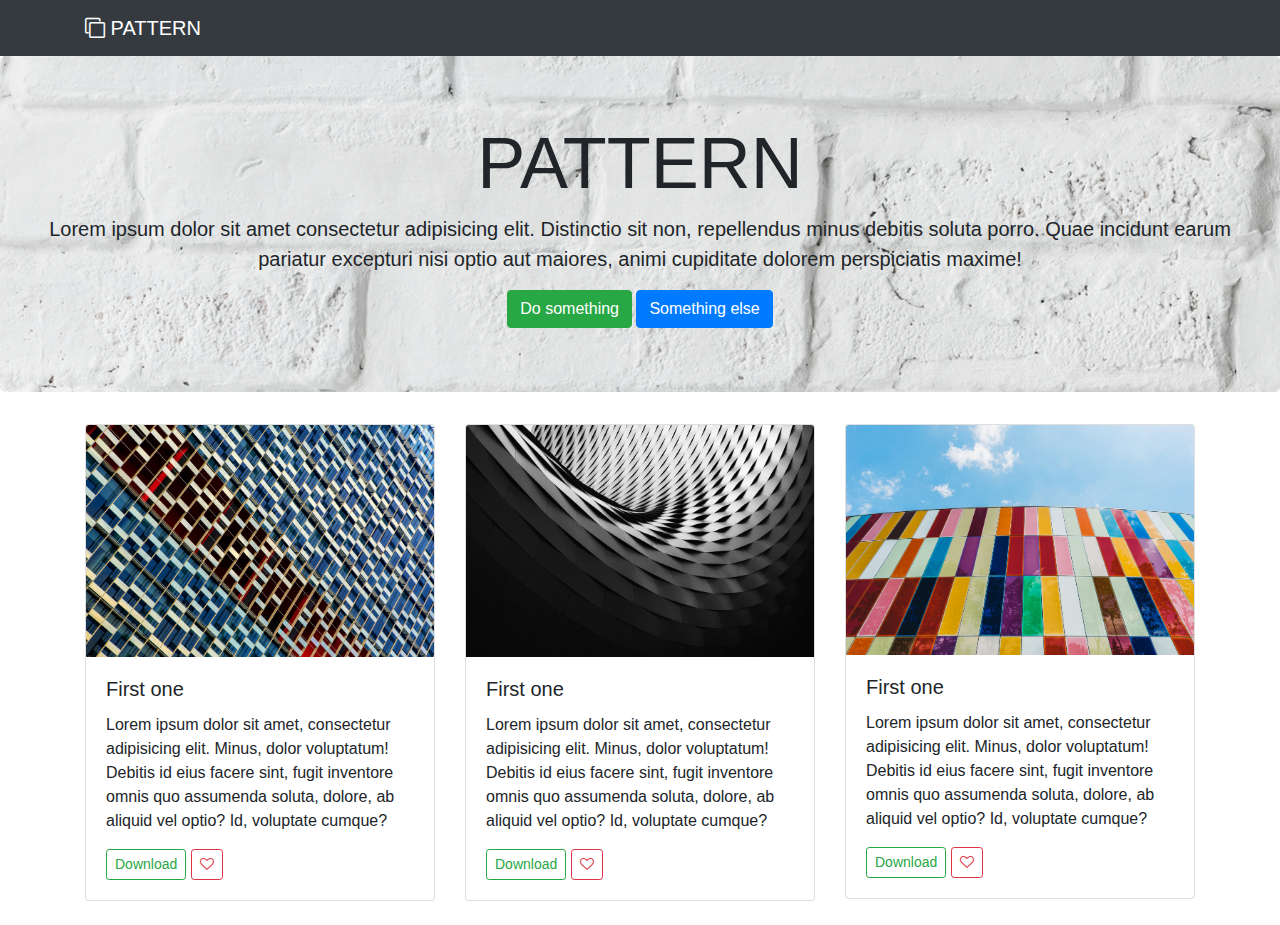
<file: PATTERN PROJECT/index.html>
<!doctype html>
<html lang="en">

<head>
  <!-- Required meta tags -->
  <meta charset="utf-8">
  <meta name="viewport" content="width=device-width, initial-scale=1, shrink-to-fit=no">

  <!-- Bootstrap CSS -->
  <link rel="stylesheet" href="https://stackpath.bootstrapcdn.com/bootstrap/4.3.1/css/bootstrap.min.css"
    integrity="sha384-ggOyR0iXCbMQv3Xipma34MD+dH/1fQ784/j6cY/iJTQUOhcWr7x9JvoRxT2MZw1T" crossorigin="anonymous">
  <link rel="stylesheet" href="https://stackpath.bootstrapcdn.com/font-awesome/4.7.0/css/font-awesome.min.css">

  <style>
    #header {
      /* background: url("images/header.jpeg") top center / cover no-repeat; */
      background: url("images/header.jpeg");
    }
  </style>
  <title>Navbars</title>
</head>

<body>
  <nav class="navbar bg-dark navbar-dark">
    <div class="container">
      <a href="#" class="navbar-brand"><i class="fa fa-clone"></i> PATTERN</a>
    </div>
  </nav>

  <section id="header" class="jumbotron text-center">
    <h1 class="display-3">PATTERN</h1>
    <p class="lead">Lorem ipsum dolor sit amet consectetur adipisicing elit. Distinctio sit non, repellendus minus
      debitis soluta porro. Quae incidunt earum pariatur excepturi nisi optio aut maiores, animi cupiditate dolorem
      perspiciatis maxime!</p>

    <button class="btn btn-success">Do something</button>
    <a href="" class="btn btn-primary">Something else</a>
  </section>

  <section id="gallery">
    <div class="container">
      <div class="row">
        <!-- card 1 -->
        <div class="col-md-4 mb-4">
          <div class="card">
            <img src="images/pattern1.jpeg" alt="" class="card-img-top">
            <div class="card-body">
              <h5 class="card-title">First one</h5>
              <p class="card-text">Lorem ipsum dolor sit amet, consectetur adipisicing elit. Minus, dolor voluptatum!
                Debitis id eius facere sint, fugit inventore omnis quo assumenda soluta, dolore, ab aliquid vel optio?
                Id,
                voluptate cumque?</p>
              <a href="#" class="btn btn-sm btn-outline-success">Download</a>
              <a href="#" class="btn btn-sm btn-outline-danger"><i class="fa fa-heart-o"> </i></a>
            </div>
          </div>
        </div>

        <!-- card 2 -->
        <div class="col-md-4 mb-4">
          <div class="card">
            <img src="images/pattern2.jpeg" alt="" class="card-img-top">
            <div class="card-body">
              <h5 class="card-title">First one</h5>
              <p class="card-text">Lorem ipsum dolor sit amet, consectetur adipisicing elit. Minus, dolor voluptatum!
                Debitis id eius facere sint, fugit inventore omnis quo assumenda soluta, dolore, ab aliquid vel optio?
                Id,
                voluptate cumque?</p>
              <a href="#" class="btn btn-sm btn-outline-success">Download</a>
              <a href="#" class="btn btn-sm btn-outline-danger"><i class="fa fa-heart-o"> </i></a>
            </div>
          </div>
        </div>

        <!-- card 3 -->
        <div class="col-md-4 mb-4">
          <div class="card">
            <img src="images/pattern3.jpeg" alt="" class="card-img-top">
            <div class="card-body">
              <h5 class="card-title">First one</h5>
              <p class="card-text">Lorem ipsum dolor sit amet, consectetur adipisicing elit. Minus, dolor voluptatum!
                Debitis id eius facere sint, fugit inventore omnis quo assumenda soluta, dolore, ab aliquid vel optio?
                Id,
                voluptate cumque?</p>
              <a href="#" class="btn btn-sm btn-outline-success">Download</a>
              <a href="#" class="btn btn-sm btn-outline-danger"><i class="fa fa-heart-o"> </i></a>
            </div>
          </div>
        </div>
      </div>
    </div>
    </div>

  </section>
  <!-- Optional JavaScript -->
  <!-- jQuery first, then Popper.js, then Bootstrap JS -->
  <script src="https://code.jquery.com/jquery-3.3.1.slim.min.js"
    integrity="sha384-q8i/X+965DzO0rT7abK41JStQIAqVgRVzpbzo5smXKp4YfRvH+8abtTE1Pi6jizo"
    crossorigin="anonymous"></script>
  <script src="https://cdnjs.cloudflare.com/ajax/libs/popper.js/1.14.7/umd/popper.min.js"
    integrity="sha384-UO2eT0CpHqdSJQ6hJty5KVphtPhzWj9WO1clHTMGa3JDZwrnQq4sF86dIHNDz0W1"
    crossorigin="anonymous"></script>
  <script src="https://stackpath.bootstrapcdn.com/bootstrap/4.3.1/js/bootstrap.min.js"
    integrity="sha384-JjSmVgyd0p3pXB1rRibZUAYoIIy6OrQ6VrjIEaFf/nJGzIxFDsf4x0xIM+B07jRM"
    crossorigin="anonymous"></script>
</body>

</html>
</file>
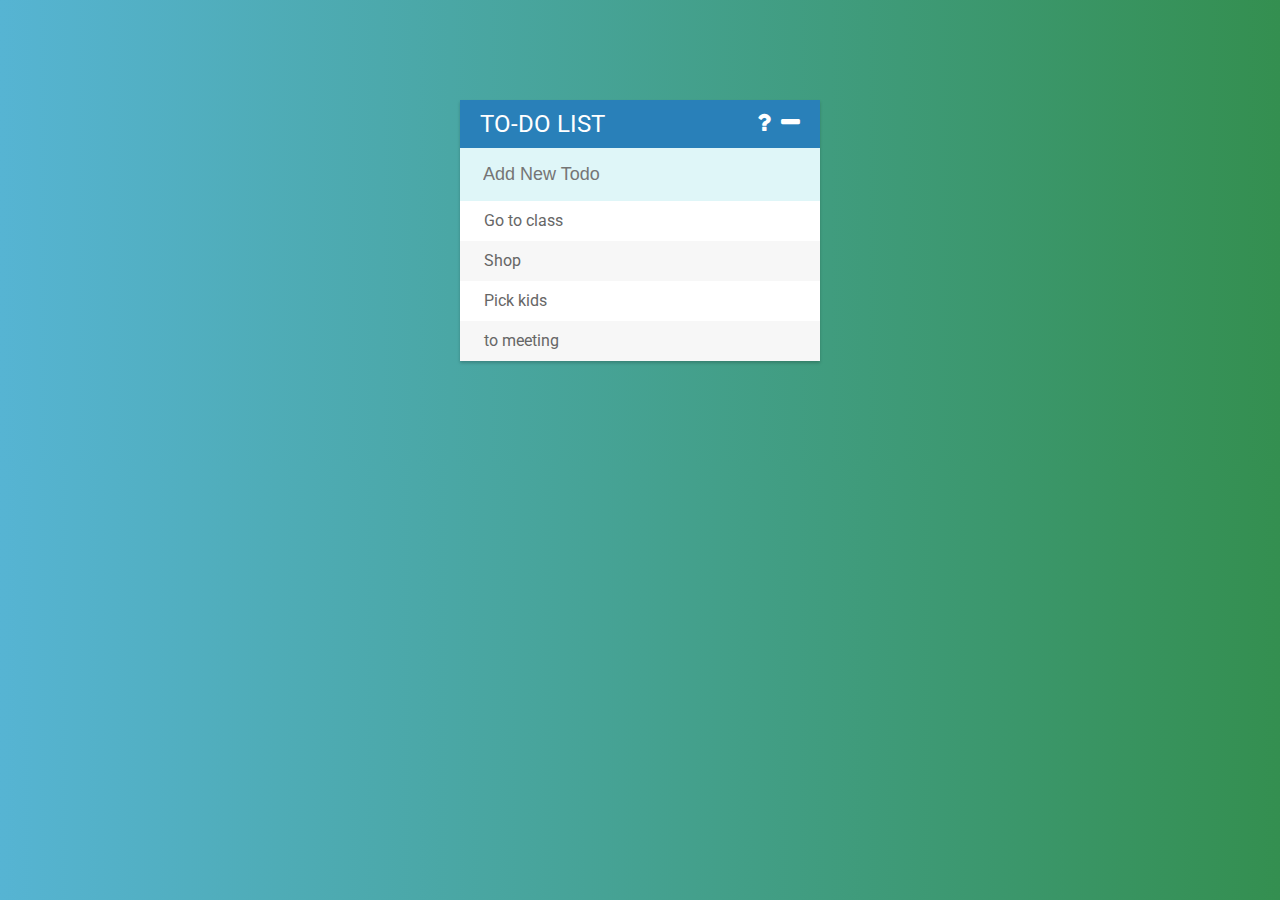
<file: TODOLIST/index.html>
<!DOCTYPE html>
<html lang="en">

<head>
  <meta charset="UTF-8">
  <meta name="viewport" content="width=device-width, initial-scale=1.0">
  <meta http-equiv="X-UA-Compatible" content="ie=edge">

  <link href="https://fonts.googleapis.com/css?family=Roboto:400,500,700&display=swap" rel="stylesheet">
  <link rel="stylesheet" href="https://stackpath.bootstrapcdn.com/font-awesome/4.7.0/css/font-awesome.min.css">

  <script type="text/javascript" src="assets/js/lib/jquery-3.4.1.min.js"></script>
  <link rel="stylesheet" type="text/css" href="assets/css/styles.css">
  <title>ToDo List</title>
</head>

<body>

  <div class="container">
    <h1 class="heading">TO-DO LIST<i class="fa fa-minus"></i><i class="fa fa-question"></i></h1>
    <small class="hide-small">click item to cross out</small>
    <small class="hide-small">click +/- to toggle 'Add New'</small>
    <input type="text" placeholder="Add New Todo">

    <ul class="todo_list">
      <li><span><i class="fa fa-trash"></i></span> Go to class</li>
      <li><span><i class="fa fa-trash"></i></span> Shop</li>
      <li><span><i class="fa fa-trash"></i></span> Pick kids</li>
      <li><span><i class="fa fa-trash"></i></span> to meeting</li>
    </ul>
  </div>




  <!-- ***Javascript link*** -->
  <script src="assets/js/todos.js" type="text/javascript"></script>
</body>

</html>
</file>
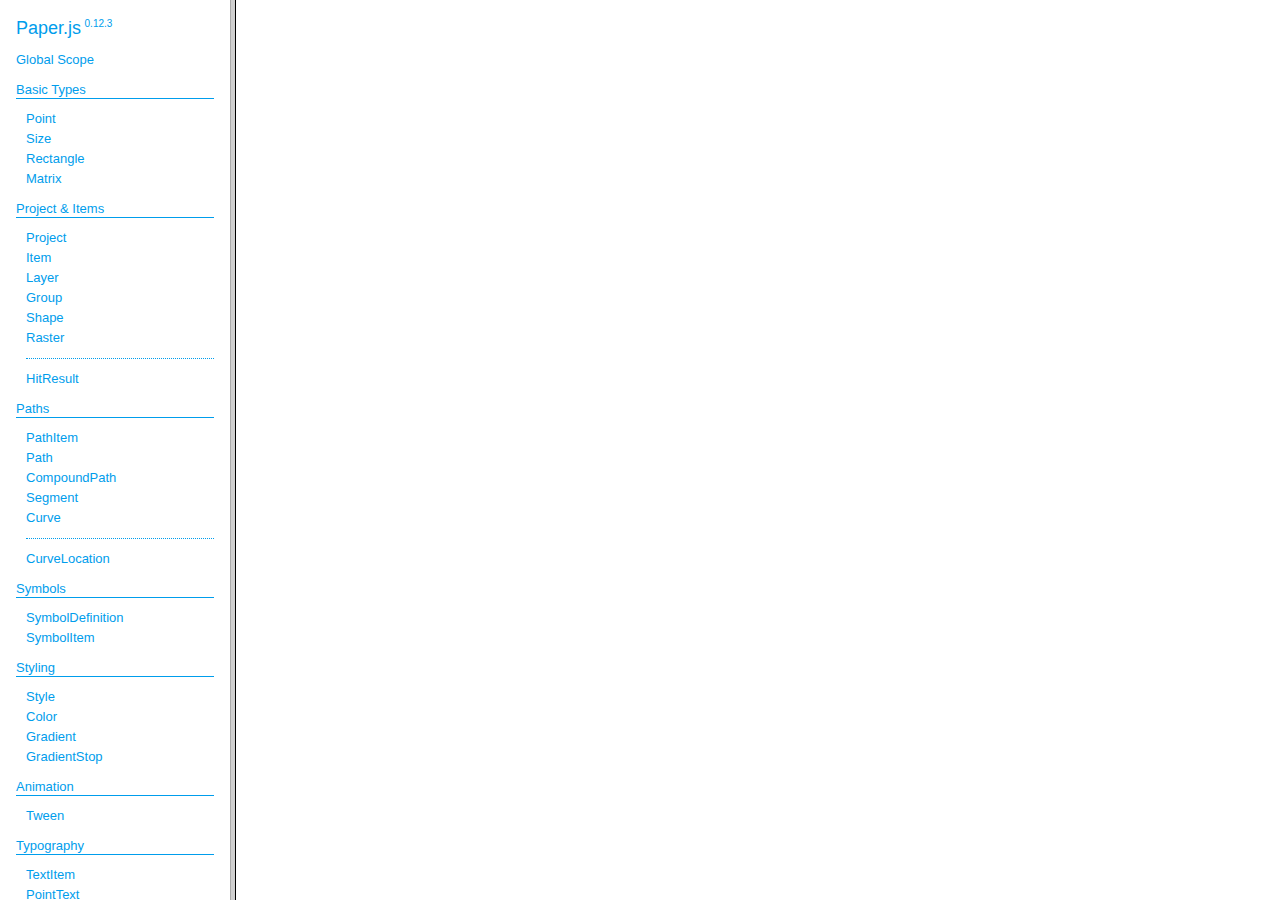
<file: PATATAP/paperjs-v0.12.3/docs/index.html>
<!DOCTYPE html>
<html>
<head>
<meta charset="UTF-8">
<title>Paper.js v0.12.3</title>
</head>
<frameset cols="230,*">
<frame src="classes/index.html" name="packageListFrame" title="All Packages">
<frame src="about:blank" name="class-frame" title="Class and interface descriptions">
</frameset>
</html>
</file>
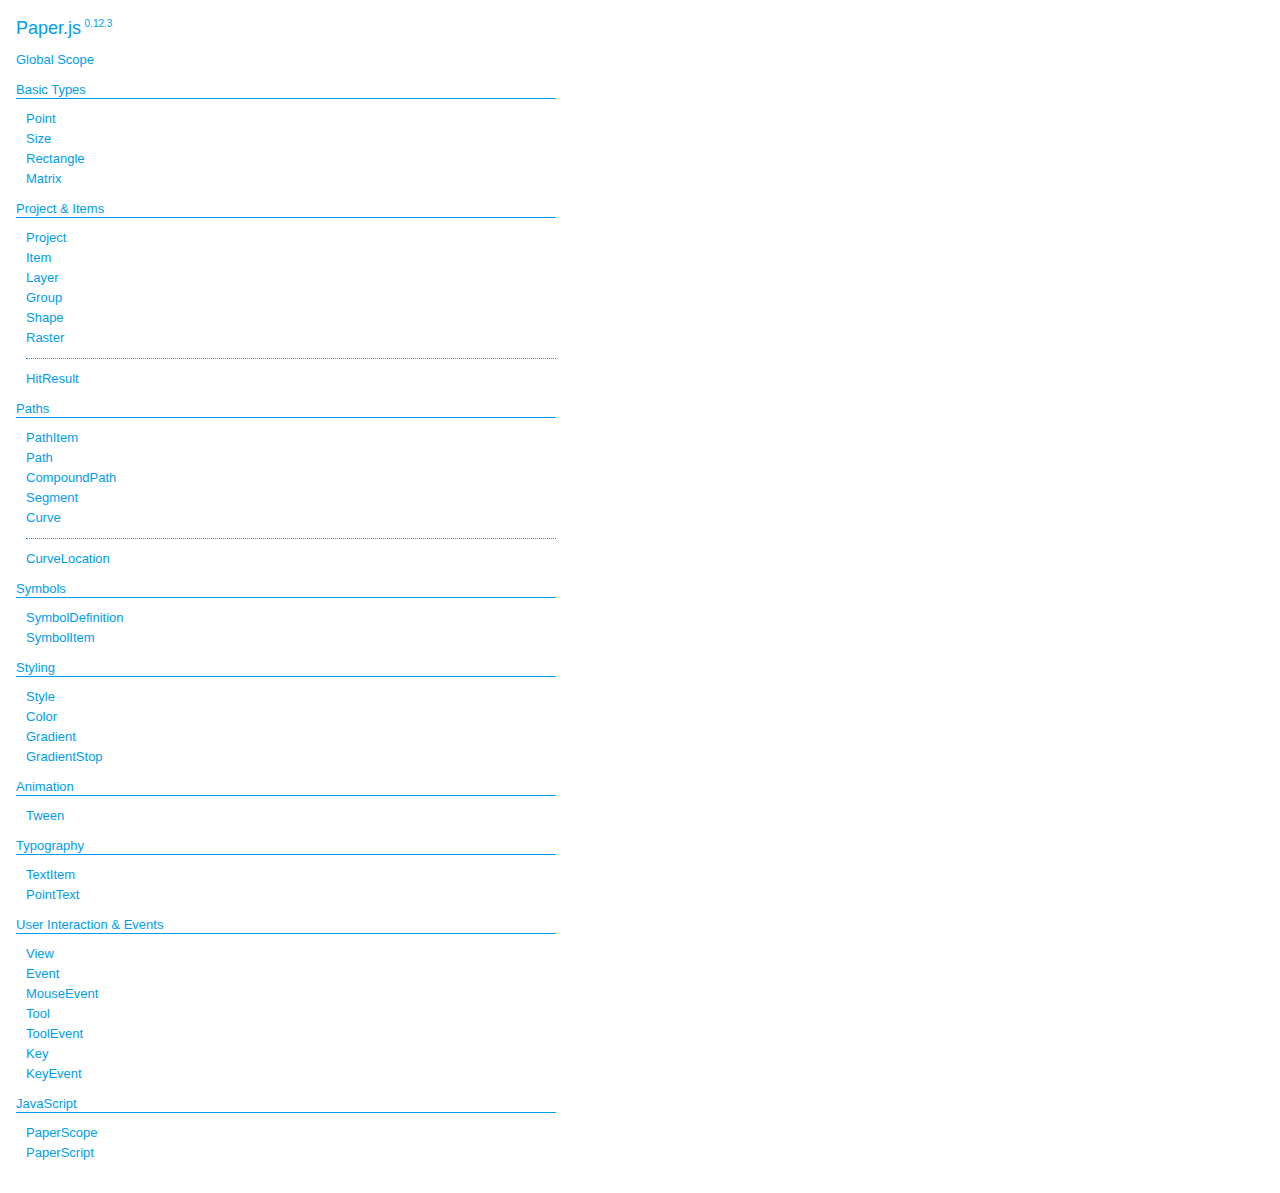
<file: PATATAP/paperjs-v0.12.3/docs/classes/index.html>
<!DOCTYPE html>
<html>
<head>
<meta charset="UTF-8">
<title>Paper.js v0.12.3</title>
<base target="class-frame">
<link href="../assets/css/docs.css" rel="stylesheet" type="text/css">
</head>
<body class="reference">
<div class="reference-index">
<h1>Paper.js<span class="version">0.12.3</span></h1>
<ul class="reference-classes"><li><a href="../classes/global.html">Global Scope</a></li>
<li>
<h2>Basic Types</h2>
<ul>
<li><a href="../classes/Point.html">Point</a></li>
<li><a href="../classes/Size.html">Size</a></li>
<li><a href="../classes/Rectangle.html">Rectangle</a></li>
<li><a href="../classes/Matrix.html">Matrix</a></li>
</ul>
<li>
<h2>Project & Items</h2>
<ul>
<li><a href="../classes/Project.html">Project</a></li>
<li><a href="../classes/Item.html">Item</a></li>
<li><a href="../classes/Layer.html">Layer</a></li>
<li><a href="../classes/Group.html">Group</a></li>
<li><a href="../classes/Shape.html">Shape</a></li>
<li><a href="../classes/Raster.html">Raster</a></li>
<li><hr /></li>
<li><a href="../classes/HitResult.html">HitResult</a></li>
</ul>
<li>
<h2>Paths</h2>
<ul>
<li><a href="../classes/PathItem.html">PathItem</a></li>
<li><a href="../classes/Path.html">Path</a></li>
<li><a href="../classes/CompoundPath.html">CompoundPath</a></li>
<li><a href="../classes/Segment.html">Segment</a></li>
<li><a href="../classes/Curve.html">Curve</a></li>
<li><hr /></li>
<li><a href="../classes/CurveLocation.html">CurveLocation</a></li>
</ul>
<li>
<h2>Symbols</h2>
<ul>
<li><a href="../classes/SymbolDefinition.html">SymbolDefinition</a></li>
<li><a href="../classes/SymbolItem.html">SymbolItem</a></li>
</ul>
<li>
<h2>Styling</h2>
<ul>
<li><a href="../classes/Style.html">Style</a></li>
<li><a href="../classes/Color.html">Color</a></li>
<li><a href="../classes/Gradient.html">Gradient</a></li>
<li><a href="../classes/GradientStop.html">GradientStop</a></li>
</ul>
<li>
<h2>Animation</h2>
<ul>
<li><a href="../classes/Tween.html">Tween</a></li>
</ul>
<li>
<h2>Typography</h2>
<ul>
<li><a href="../classes/TextItem.html">TextItem</a></li>
<li><a href="../classes/PointText.html">PointText</a></li>
</ul>
<li>
<h2>User Interaction & Events</h2>
<ul>
<li><a href="../classes/View.html">View</a></li>
<li><a href="../classes/Event.html">Event</a></li>
<li><a href="../classes/MouseEvent.html">MouseEvent</a></li>
<li><a href="../classes/Tool.html">Tool</a></li>
<li><a href="../classes/ToolEvent.html">ToolEvent</a></li>
<li><a href="../classes/Key.html">Key</a></li>
<li><a href="../classes/KeyEvent.html">KeyEvent</a></li>
</ul>
<li>
<h2>JavaScript</h2>
<ul>
<li><a href="../classes/PaperScope.html">PaperScope</a></li>
<li><a href="../classes/PaperScript.html">PaperScript</a></li>
</ul>
</ul>
</body>
</html>
</file>
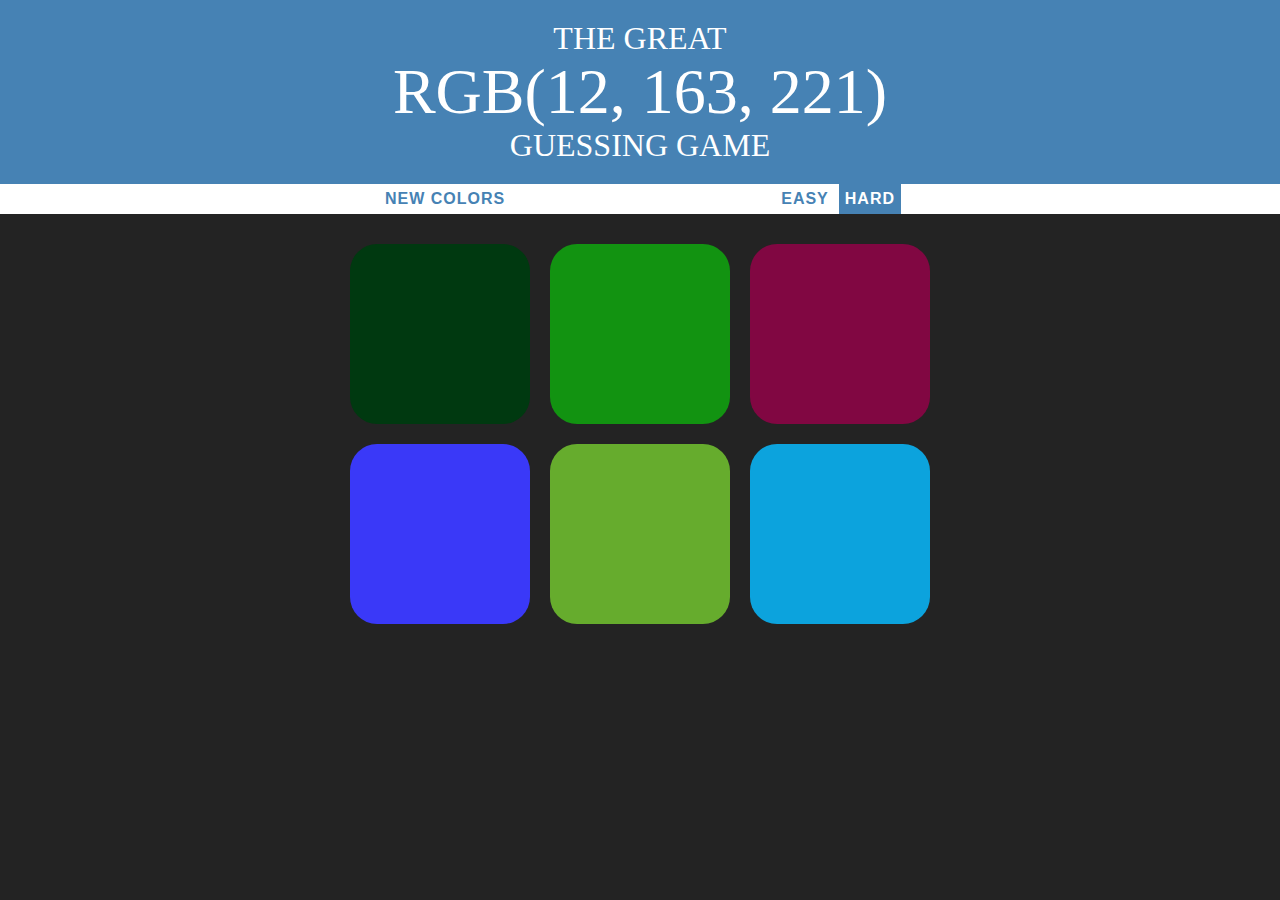
<file: COLORGAME/colorgame.html>
<!DOCTYPE html>
<html lang="en">

<head>
  <meta charset="UTF-8">
  <meta name="viewport" content="width=device-width, initial-scale=1.0">
  <meta http-equiv="X-UA-Compatible" content="ie=edge">
  <link rel="stylesheet" text="text/css" href="colorgame.css">

  <title>Document</title>
</head>

<body>
  <h1>The Great
    <br>
    <span id="colorDisplay">RGB</span>
    <br>
    Guessing Game</h1>

  <div id="stripe">
    <button id="reset">New Colors</button>
    <span id="message"></span>
    <button class="mode">Easy</button>
    <button class="mode selected">Hard</button>
  </div>

  <div id="container">
    <div class="square"></div>
    <div class="square"></div>
    <div class="square"></div>
    <div class="square"></div>
    <div class="square"></div>
    <div class="square"></div>
  </div>

  <script src="colorgame.js"></script>
</body>

</html>
</file>
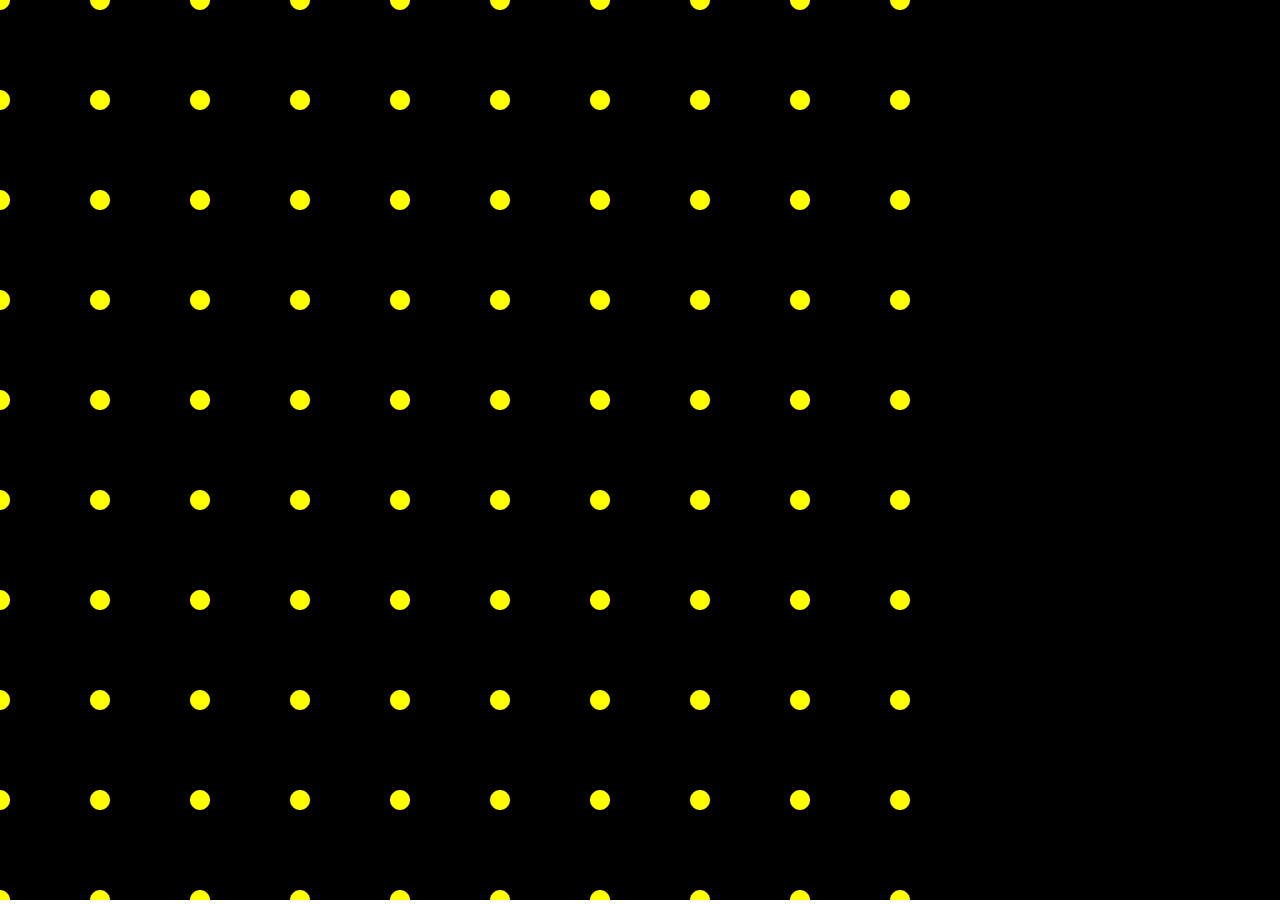
<file: PATATAP/Exercise/ExerciseSolution.html>
<!DOCTYPE html>
<html>
<head>
	<title>Circles</title>
	<script type="text/javascript" src="paper-full.js"></script>
	<link rel="stylesheet" type="text/css" href="circles.css">

	<script type="text/paperscript" canvas="myCanvas">
	for(var x = 0; x < 1000; x+= 100){
		for(var y = 0; y < 1000; y+= 100){
			new Path.Circle(new Point(x, y), 10).fillColor = "yellow";
		}
	}
</script>
</head>
<body>
	<canvas id="myCanvas" resize></canvas>
</body>
</html>
</file>
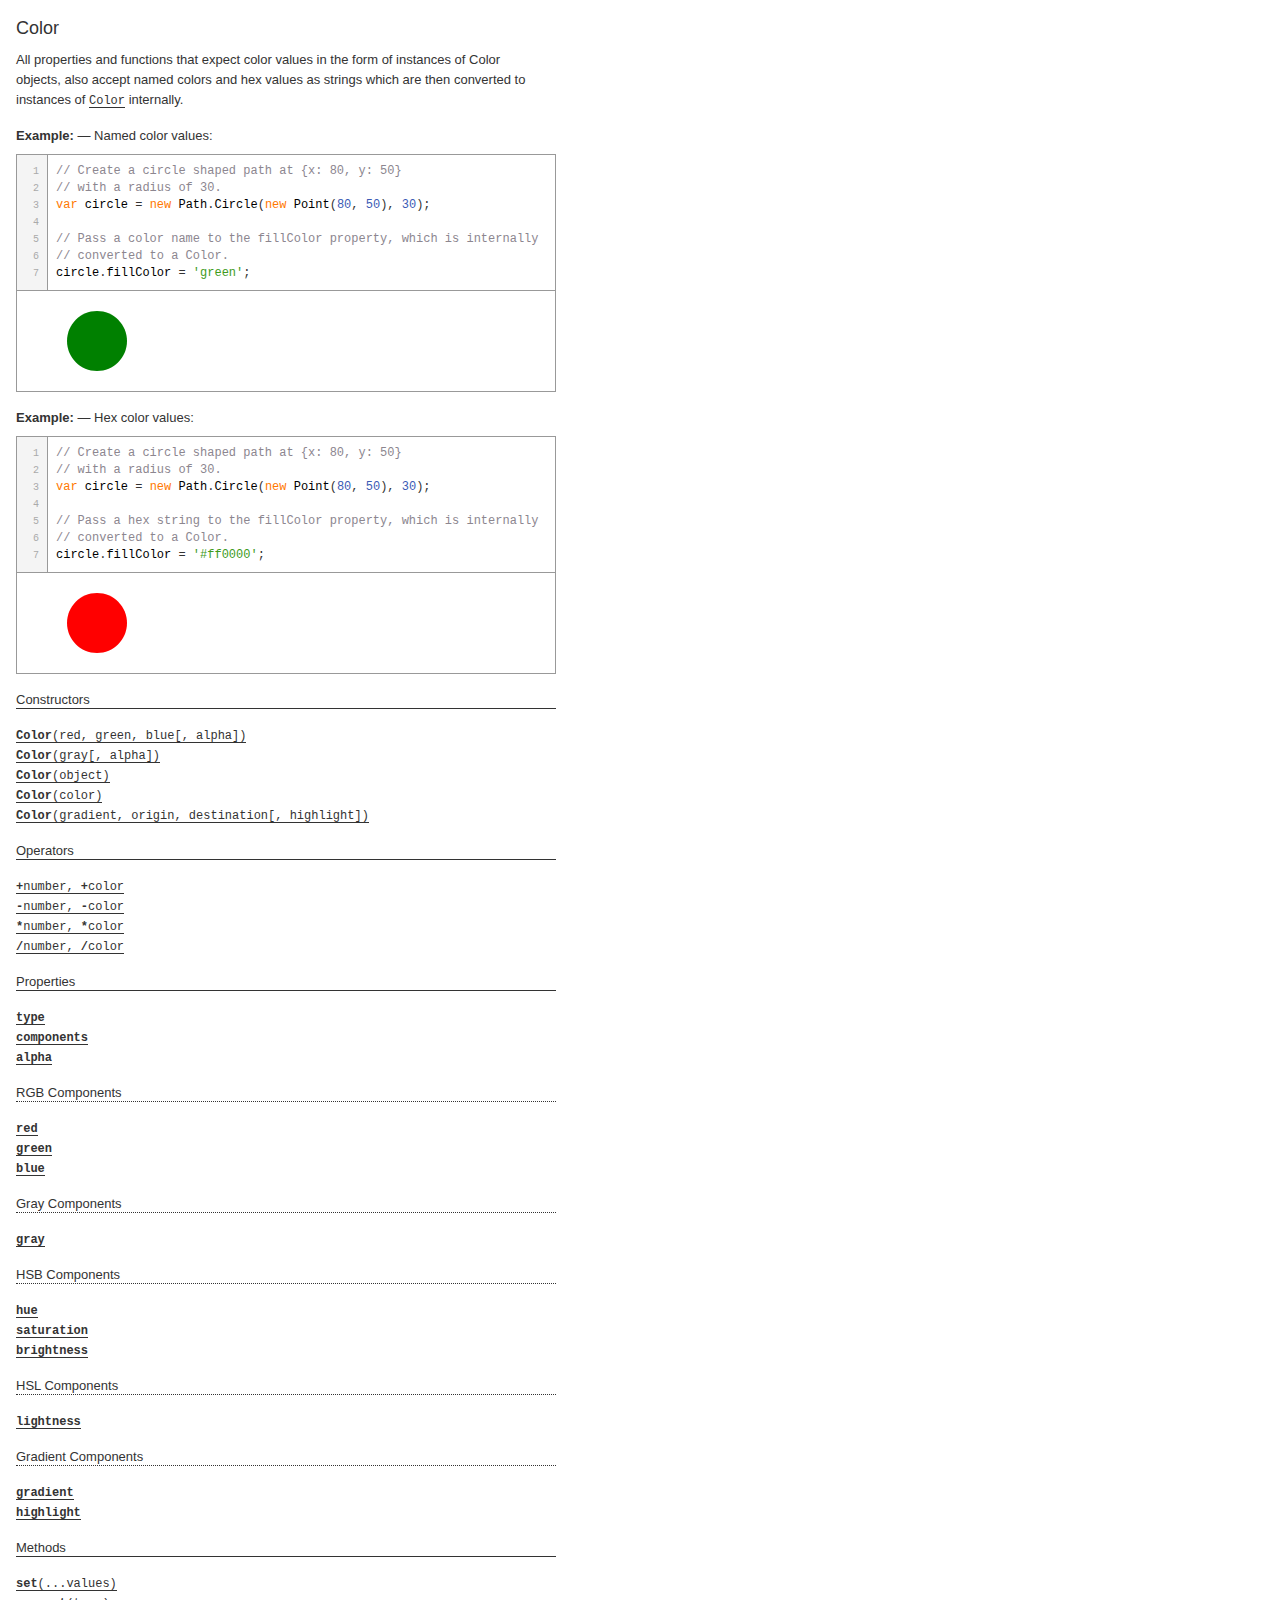
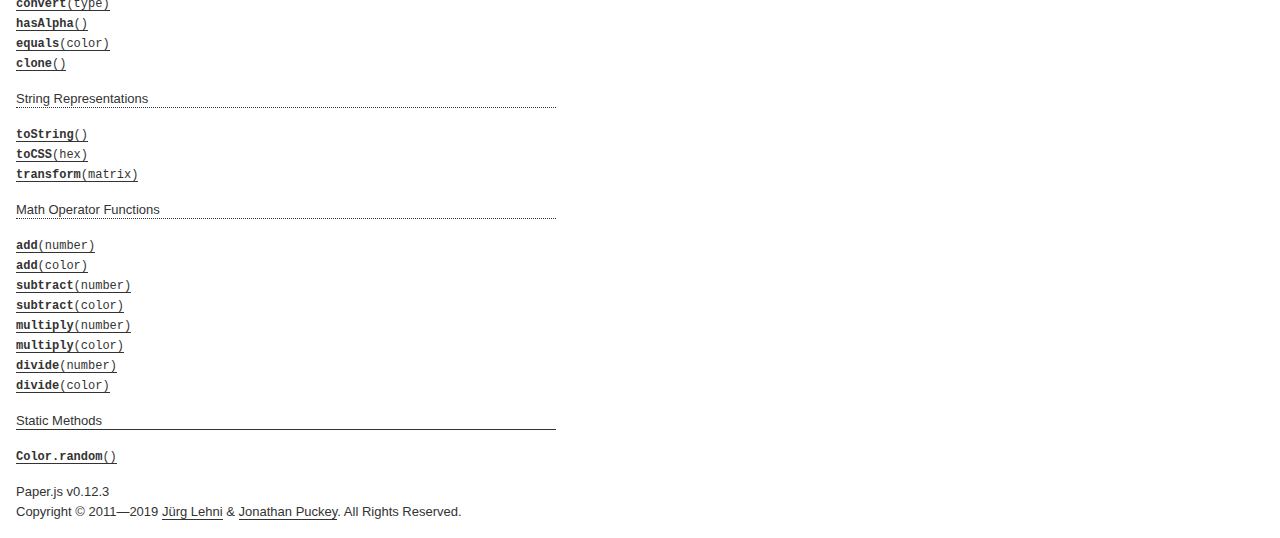
<file: PATATAP/paperjs-v0.12.3/docs/classes/Color.html>
<!DOCTYPE html>
<html>
<head>
<meta charset="UTF-8">
<title>Color</title>
<base target="class-frame">
<link href="../assets/css/docs.css" rel="stylesheet" type="text/css">
<script src="../assets/js/paper.js"></script>
<script src="../assets/js/jquery.js"></script>
<script src="../assets/js/codemirror.js"></script>
<script src="../assets/js/docs.js"></script>
</head>
<body>
<article class="reference"> 
<div class="reference-class">
<h1>Color</h1>

<p>All properties and functions that expect color values in the form of instances of Color objects, also accept named colors and hex values as strings which are then converted to instances of <a href="../classes/Color.html"><tt>Color</tt></a> internally.</p>
<h4>Example:<span class="description">Named color values:</span></h4>

<div class="paperscript split">

<div class="buttons">
<div class="button run">Run</div>
</div>

<script type="text/paperscript" canvas="canvas-0">
// Create a circle shaped path at {x: 80, y: 50}
// with a radius of 30.
var circle = new Path.Circle(new Point(80, 50), 30);

// Pass a color name to the fillColor property, which is internally
// converted to a Color.
circle.fillColor = 'green';
</script>
<div class="canvas"><canvas width="516" height="100" id="canvas-0"></canvas></div>
</div>


<h4>Example:<span class="description">Hex color values:</span></h4>

<div class="paperscript split">

<div class="buttons">
<div class="button run">Run</div>
</div>

<script type="text/paperscript" canvas="canvas-1">
// Create a circle shaped path at {x: 80, y: 50}
// with a radius of 30.
var circle = new Path.Circle(new Point(80, 50), 30);

// Pass a hex string to the fillColor property, which is internally
// converted to a Color.
circle.fillColor = '#ff0000';
</script>
<div class="canvas"><canvas width="516" height="100" id="canvas-1"></canvas></div>
</div>


</div>

<!-- =============================== constructors ========================== -->
<div class="reference-members">
	<h2>Constructors</h2>
	
		
<div id="color-red-green-blue" class="member">
<div class="member-link">
<a name="color-red-green-blue" href="#color-red-green-blue"><tt><b>Color</b>(red, green, blue[, alpha])</tt></a>
</div>
<div class="member-description hidden">
<div class="member-text">
    <p>Creates a RGB Color object.</p>
    
    
<ul class="member-list">
	<h4>Parameters:</h4>
	
	<li>
<tt>red:</tt> 
<tt>Number</tt>
&mdash;&nbsp;the amount of red in the color as a value between  <code>0</code> and <code>1</code>

</li>
	
	<li>
<tt>green:</tt> 
<tt>Number</tt>
&mdash;&nbsp;the amount of green in the color as a value  between <code>0</code> and <code>1</code>

</li>
	
	<li>
<tt>blue:</tt> 
<tt>Number</tt>
&mdash;&nbsp;the amount of blue in the color as a value  between <code>0</code> and <code>1</code>

</li>
	
	<li>
<tt>alpha:</tt> 
<tt>Number</tt>
&mdash;&nbsp;the alpha of the color as a value between <code>0</code>  and <code>1</code>
&mdash;&nbsp;optional
</li>
	
</ul>

    
	<ul class="member-list">
		<h4>Returns:</h4>
		
			<li>
<tt><a href="../classes/Color.html"><tt>Color</tt></a></tt>
</li>

		
	</ul>



    
    <h4>Example:<span class="description">Creating a RGB Color:</span></h4>

<div class="paperscript split">

<div class="buttons">
<div class="button run">Run</div>
</div>

<script type="text/paperscript" canvas="canvas-2">
// Create a circle shaped path at {x: 80, y: 50}
// with a radius of 30:
var circle = new Path.Circle(new Point(80, 50), 30);

// 100% red, 0% blue, 50% blue:
circle.fillColor = new Color(1, 0, 0.5);
</script>
<div class="canvas"><canvas width="516" height="100" id="canvas-2"></canvas></div>
</div>


</div>
</div>
</div>
	
		
<div id="color-gray" class="member">
<div class="member-link">
<a name="color-gray" href="#color-gray"><tt><b>Color</b>(gray[, alpha])</tt></a>
</div>
<div class="member-description hidden">
<div class="member-text">
    <p>Creates a gray Color object.</p>
    
    
<ul class="member-list">
	<h4>Parameters:</h4>
	
	<li>
<tt>gray:</tt> 
<tt>Number</tt>
&mdash;&nbsp;the amount of gray in the color as a value  between <code>0</code> and <code>1</code>

</li>
	
	<li>
<tt>alpha:</tt> 
<tt>Number</tt>
&mdash;&nbsp;the alpha of the color as a value between <code>0</code>  and <code>1</code>
&mdash;&nbsp;optional
</li>
	
</ul>

    
	<ul class="member-list">
		<h4>Returns:</h4>
		
			<li>
<tt><a href="../classes/Color.html"><tt>Color</tt></a></tt>
</li>

		
	</ul>



    
    <h4>Example:<span class="description">Creating a gray Color:</span></h4>

<div class="paperscript split">

<div class="buttons">
<div class="button run">Run</div>
</div>

<script type="text/paperscript" canvas="canvas-3">
// Create a circle shaped path at {x: 80, y: 50}
// with a radius of 30:
var circle = new Path.Circle(new Point(80, 50), 30);

// Create a GrayColor with 50% gray:
circle.fillColor = new Color(0.5);
</script>
<div class="canvas"><canvas width="516" height="100" id="canvas-3"></canvas></div>
</div>


</div>
</div>
</div>
	
		
<div id="color-object" class="member">
<div class="member-link">
<a name="color-object" href="#color-object"><tt><b>Color</b>(object)</tt></a>
</div>
<div class="member-description hidden">
<div class="member-text">
    <p>Creates a HSB, HSL or gradient Color object from the properties of the provided object:</p>
    <ul class="member-list">
<h4>Options:</h4>
<li><tt>hsb.hue: <tt>Number</tt></tt> &mdash; the hue of the color as a value in degrees  between <code>0</code> and <code>360</code></li>
<li><tt>hsb.saturation: <tt>Number</tt></tt> &mdash; the saturation of the color as a  value between <code>0</code> and <code>1</code></li>
<li><tt>hsb.brightness: <tt>Number</tt></tt> &mdash; the brightness of the color as a  value between <code>0</code> and <code>1</code></li>
<li><tt>hsb.alpha: <tt>Number</tt></tt> &mdash; the alpha of the color as a value between  <code>0</code> and <code>1</code></li>
<li><tt>hsl.hue: <tt>Number</tt></tt> &mdash; the hue of the color as a value in degrees  between <code>0</code> and <code>360</code></li>
<li><tt>hsl.saturation: <tt>Number</tt></tt> &mdash; the saturation of the color as a  value between <code>0</code> and <code>1</code></li>
<li><tt>hsl.lightness: <tt>Number</tt></tt> &mdash; the lightness of the color as a value  between <code>0</code> and <code>1</code><br></li>
<li><tt>hsl.alpha: <tt>Number</tt></tt> &mdash; the alpha of the color as a value between  <code>0</code> and <code>1</code></li>
<li><tt>gradient.gradient: <a href="../classes/Gradient.html"><tt>Gradient</tt></a></tt> &mdash; the gradient object that  describes the color stops and type of gradient to be used</li>
<li><tt>gradient.origin: <a href="../classes/Point.html"><tt>Point</tt></a></tt> &mdash; the origin point of the gradient</li>
<li><tt>gradient.destination: <a href="../classes/Point.html"><tt>Point</tt></a></tt> &mdash; the destination point of the  gradient</li>
<li><tt>gradient.stops: Array of <a href="../classes/GradientStop.html"><tt>GradientStop</tt></a> objects</tt> &mdash; the gradient stops describing  the gradient, as an alternative to providing a gradient object</li>
<li><tt>gradient.radial: <tt>Boolean</tt></tt> &mdash; controls whether the gradient is  radial, as an alternative to providing a gradient object</li>
</ul>
    
<ul class="member-list">
	<h4>Parameters:</h4>
	
	<li>
<tt>object:</tt> 
<tt>Object</tt>
&mdash;&nbsp;an object describing the components and properties of the color

</li>
	
</ul>

    
	<ul class="member-list">
		<h4>Returns:</h4>
		
			<li>
<tt><a href="../classes/Color.html"><tt>Color</tt></a></tt>
</li>

		
	</ul>



    
    <h4>Example:<span class="description">Creating a HSB Color:</span></h4>

<div class="paperscript split">

<div class="buttons">
<div class="button run">Run</div>
</div>

<script type="text/paperscript" canvas="canvas-4">
// Create a circle shaped path at {x: 80, y: 50}
// with a radius of 30:
var circle = new Path.Circle(new Point(80, 50), 30);

// Create an HSB Color with a hue of 90 degrees, a saturation
// 100% and a brightness of 100%:
circle.fillColor = { hue: 90, saturation: 1, brightness: 1 };
</script>
<div class="canvas"><canvas width="516" height="100" id="canvas-4"></canvas></div>
</div>


<h4>Example:<span class="description">Creating a HSL Color:</span></h4>

<div class="paperscript split">

<div class="buttons">
<div class="button run">Run</div>
</div>

<script type="text/paperscript" canvas="canvas-5">
// Create a circle shaped path at {x: 80, y: 50}
// with a radius of 30:
var circle = new Path.Circle(new Point(80, 50), 30);

// Create an HSL Color with a hue of 90 degrees, a saturation
// 100% and a lightness of 50%:
circle.fillColor = { hue: 90, saturation: 1, lightness: 0.5 };
</script>
<div class="canvas"><canvas width="516" height="100" id="canvas-5"></canvas></div>
</div>


<h4>Example:<span class="description">Creating a gradient color from an object literal:</span></h4>

<div class="paperscript split">

<div class="buttons">
<div class="button run">Run</div>
</div>

<script type="text/paperscript" canvas="canvas-6">
// Define two points which we will be using to construct
// the path and to position the gradient color:
var topLeft = view.center - [80, 80];
var bottomRight = view.center + [80, 80];

var path = new Path.Rectangle({
 topLeft: topLeft,
 bottomRight: bottomRight,
 // Fill the path with a gradient of three color stops
 // that runs between the two points we defined earlier:
 fillColor: {
     stops: ['yellow', 'red', 'blue'],
     origin: topLeft,
     destination: bottomRight
 }
});
</script>
<div class="canvas"><canvas width="516" height="200" id="canvas-6"></canvas></div>
</div>


</div>
</div>
</div>
	
		
<div id="color-color" class="member">
<div class="member-link">
<a name="color-color" href="#color-color"><tt><b>Color</b>(color)</tt></a>
</div>
<div class="member-description hidden">
<div class="member-text">
    <p>Creates a Color object from a CSS string. All common CSS color string formats are supported: - Named colors (e.g. <code>&#39;red&#39;</code>, <code>&#39;fuchsia&#39;</code>, …) - Hex strings (<code>&#39;#ffff00&#39;</code>, <code>&#39;#ff0&#39;</code>, …) - RGB strings (<code>&#39;rgb(255, 128, 0)&#39;</code>, <code>&#39;rgba(255, 128, 0, 0.5)&#39;</code>, …) - HSL strings (<code>&#39;hsl(180deg, 20%, 50%)&#39;</code>,  <code>&#39;hsla(3.14rad, 20%, 50%, 0.5)&#39;</code>, …)</p>
    
    
<ul class="member-list">
	<h4>Parameters:</h4>
	
	<li>
<tt>color:</tt> 
<tt>String</tt>
&mdash;&nbsp;the color&rsquo;s CSS string representation

</li>
	
</ul>

    
	<ul class="member-list">
		<h4>Returns:</h4>
		
			<li>
<tt><a href="../classes/Color.html"><tt>Color</tt></a></tt>
</li>

		
	</ul>



    
    <h4>Example:</h4>

<div class="paperscript split">

<div class="buttons">
<div class="button run">Run</div>
</div>

<script type="text/paperscript" canvas="canvas-7">
var circle = new Path.Circle({
    center: [80, 50],
    radius: 30,
    fillColor: new Color('rgba(255, 255, 0, 0.5)')
});
</script>
<div class="canvas"><canvas width="516" height="100" id="canvas-7"></canvas></div>
</div>


</div>
</div>
</div>
	
		
<div id="color-gradient-origin-destination" class="member">
<div class="member-link">
<a name="color-gradient-origin-destination" href="#color-gradient-origin-destination"><tt><b>Color</b>(gradient, origin, destination[, highlight])</tt></a>
</div>
<div class="member-description hidden">
<div class="member-text">
    <p>Creates a gradient Color object.</p>
    
    
<ul class="member-list">
	<h4>Parameters:</h4>
	
	<li>
<tt>gradient:</tt> 
<a href="../classes/Gradient.html"><tt>Gradient</tt></a>


</li>
	
	<li>
<tt>origin:</tt> 
<a href="../classes/Point.html"><tt>Point</tt></a>


</li>
	
	<li>
<tt>destination:</tt> 
<a href="../classes/Point.html"><tt>Point</tt></a>


</li>
	
	<li>
<tt>highlight:</tt> 
<a href="../classes/Point.html"><tt>Point</tt></a>

&mdash;&nbsp;optional
</li>
	
</ul>

    
	<ul class="member-list">
		<h4>Returns:</h4>
		
			<li>
<tt><a href="../classes/Color.html"><tt>Color</tt></a></tt>
</li>

		
	</ul>



    
    <h4>Example:<span class="description">Applying a linear gradient color containing evenly distributed color stops:</span></h4>

<div class="paperscript split">

<div class="buttons">
<div class="button run">Run</div>
</div>

<script type="text/paperscript" canvas="canvas-8">
// Define two points which we will be using to construct
// the path and to position the gradient color:
var topLeft = view.center - [80, 80];
var bottomRight = view.center + [80, 80];

// Create a rectangle shaped path between
// the topLeft and bottomRight points:
var path = new Path.Rectangle(topLeft, bottomRight);

// Create the gradient, passing it an array of colors to be converted
// to evenly distributed color stops:
var gradient = new Gradient(['yellow', 'red', 'blue']);

// Have the gradient color run between the topLeft and
// bottomRight points we defined earlier:
var gradientColor = new Color(gradient, topLeft, bottomRight);

// Set the fill color of the path to the gradient color:
path.fillColor = gradientColor;
</script>
<div class="canvas"><canvas width="516" height="200" id="canvas-8"></canvas></div>
</div>


<h4>Example:<span class="description">Applying a radial gradient color containing unevenly distributed color stops:</span></h4>

<div class="paperscript split">

<div class="buttons">
<div class="button run">Run</div>
</div>

<script type="text/paperscript" canvas="canvas-9">
// Create a circle shaped path at the center of the view
// with a radius of 80:
var path = new Path.Circle({
    center: view.center,
    radius: 80
});

// The stops array: yellow mixes with red between 0 and 15%,
// 15% to 30% is pure red, red mixes with black between 30% to 100%:
var stops = [
    ['yellow', 0],
    ['red', 0.15],
    ['red', 0.3],
    ['black', 0.9]
];

// Create a radial gradient using the color stops array:
var gradient = new Gradient(stops, true);

// We will use the center point of the circle shaped path as
// the origin point for our gradient color
var from = path.position;

// The destination point of the gradient color will be the
// center point of the path + 80pt in horizontal direction:
var to = path.position + [80, 0];

// Create the gradient color:
var gradientColor = new Color(gradient, from, to);

// Set the fill color of the path to the gradient color:
path.fillColor = gradientColor;
</script>
<div class="canvas"><canvas width="516" height="200" id="canvas-9"></canvas></div>
</div>


</div>
</div>
</div>
	
</div>



<!-- ================================ operators ============================ -->
	<div class="reference-members">
		<h2>Operators</h2>
		
			<div id="add" class="member">
<div class="member-link">
<a name="add" href="#add"><tt><tt><b>+</b>number</tt>, <tt><b>+</b>color</tt></tt></a>
</div>
<div class="member-description hidden">


	<div class="member-text">
		<p>Returns the addition of the supplied value to both coordinates of the color as a new color. The object itself is not modified!</p>
		
<ul class="member-list">
	<h4>Parameters:</h4>
	
	<li>
<tt>number:</tt> 
<tt>Number</tt>
&mdash;&nbsp;the number to add

</li>
	
</ul>

		
	<ul class="member-list">
		<h4>Returns:</h4>
		
			<li>
<tt><a href="../classes/Color.html"><tt>Color</tt></a></tt>&nbsp;&mdash;&nbsp;the addition of the color and the value as a new color
</li>

		
	</ul>



		
		<h4>Example:</h4>


<pre><code>var color = new Color(0.5, 1, 1);
var result = color + 1;
console.log(result); // { red: 1, blue: 1, green: 1 }</code></pre>

	</div>



	<div class="member-text">
		<p>Returns the addition of the supplied color to the color as a new color. The object itself is not modified!</p>
		
<ul class="member-list">
	<h4>Parameters:</h4>
	
	<li>
<tt>color:</tt> 
<a href="../classes/Color.html"><tt>Color</tt></a>
&mdash;&nbsp;the color to add

</li>
	
</ul>

		
	<ul class="member-list">
		<h4>Returns:</h4>
		
			<li>
<tt><a href="../classes/Color.html"><tt>Color</tt></a></tt>&nbsp;&mdash;&nbsp;the addition of the two colors as a new color
</li>

		
	</ul>



		
		<h4>Example:</h4>


<pre><code>var color1 = new Color(0, 1, 1);
var color2 = new Color(1, 0, 0);
var result = color1 + color2;
console.log(result); // { red: 1, blue: 1, green: 1 }</code></pre>

	</div>


</div>
</div>

		
			<div id="subtract" class="member">
<div class="member-link">
<a name="subtract" href="#subtract"><tt><tt><b>-</b>number</tt>, <tt><b>-</b>color</tt></tt></a>
</div>
<div class="member-description hidden">


	<div class="member-text">
		<p>Returns the subtraction of the supplied value to both coordinates of the color as a new color. The object itself is not modified!</p>
		
<ul class="member-list">
	<h4>Parameters:</h4>
	
	<li>
<tt>number:</tt> 
<tt>Number</tt>
&mdash;&nbsp;the number to subtract

</li>
	
</ul>

		
	<ul class="member-list">
		<h4>Returns:</h4>
		
			<li>
<tt><a href="../classes/Color.html"><tt>Color</tt></a></tt>&nbsp;&mdash;&nbsp;the subtraction of the color and the value as a new color
</li>

		
	</ul>



		
		<h4>Example:</h4>


<pre><code>var color = new Color(0.5, 1, 1);
var result = color - 1;
console.log(result); // { red: 0, blue: 0, green: 0 }</code></pre>

	</div>



	<div class="member-text">
		<p>Returns the subtraction of the supplied color to the color as a new color. The object itself is not modified!</p>
		
<ul class="member-list">
	<h4>Parameters:</h4>
	
	<li>
<tt>color:</tt> 
<a href="../classes/Color.html"><tt>Color</tt></a>
&mdash;&nbsp;the color to subtract

</li>
	
</ul>

		
	<ul class="member-list">
		<h4>Returns:</h4>
		
			<li>
<tt><a href="../classes/Color.html"><tt>Color</tt></a></tt>&nbsp;&mdash;&nbsp;the subtraction of the two colors as a new color
</li>

		
	</ul>



		
		<h4>Example:</h4>


<pre><code>var color1 = new Color(0, 1, 1);
var color2 = new Color(1, 0, 0);
var result = color1 - color2;
console.log(result); // { red: 0, blue: 1, green: 1 }</code></pre>

	</div>


</div>
</div>

		
			<div id="multiply" class="member">
<div class="member-link">
<a name="multiply" href="#multiply"><tt><tt><b>*</b>number</tt>, <tt><b>*</b>color</tt></tt></a>
</div>
<div class="member-description hidden">


	<div class="member-text">
		<p>Returns the multiplication of the supplied value to both coordinates of the color as a new color. The object itself is not modified!</p>
		
<ul class="member-list">
	<h4>Parameters:</h4>
	
	<li>
<tt>number:</tt> 
<tt>Number</tt>
&mdash;&nbsp;the number to multiply

</li>
	
</ul>

		
	<ul class="member-list">
		<h4>Returns:</h4>
		
			<li>
<tt><a href="../classes/Color.html"><tt>Color</tt></a></tt>&nbsp;&mdash;&nbsp;the multiplication of the color and the value as a new color
</li>

		
	</ul>



		
		<h4>Example:</h4>


<pre><code>var color = new Color(0.5, 1, 1);
var result = color * 0.5;
console.log(result); // { red: 0.25, blue: 0.5, green: 0.5 }</code></pre>

	</div>



	<div class="member-text">
		<p>Returns the multiplication of the supplied color to the color as a new color. The object itself is not modified!</p>
		
<ul class="member-list">
	<h4>Parameters:</h4>
	
	<li>
<tt>color:</tt> 
<a href="../classes/Color.html"><tt>Color</tt></a>
&mdash;&nbsp;the color to multiply

</li>
	
</ul>

		
	<ul class="member-list">
		<h4>Returns:</h4>
		
			<li>
<tt><a href="../classes/Color.html"><tt>Color</tt></a></tt>&nbsp;&mdash;&nbsp;the multiplication of the two colors as a new color
</li>

		
	</ul>



		
		<h4>Example:</h4>


<pre><code>var color1 = new Color(0, 1, 1);
var color2 = new Color(0.5, 0, 0.5);
var result = color1 * color2;
console.log(result); // { red: 0, blue: 0, green: 0.5 }</code></pre>

	</div>


</div>
</div>

		
			<div id="divide" class="member">
<div class="member-link">
<a name="divide" href="#divide"><tt><tt><b>/</b>number</tt>, <tt><b>/</b>color</tt></tt></a>
</div>
<div class="member-description hidden">


	<div class="member-text">
		<p>Returns the division of the supplied value to both coordinates of the color as a new color. The object itself is not modified!</p>
		
<ul class="member-list">
	<h4>Parameters:</h4>
	
	<li>
<tt>number:</tt> 
<tt>Number</tt>
&mdash;&nbsp;the number to divide

</li>
	
</ul>

		
	<ul class="member-list">
		<h4>Returns:</h4>
		
			<li>
<tt><a href="../classes/Color.html"><tt>Color</tt></a></tt>&nbsp;&mdash;&nbsp;the division of the color and the value as a new color
</li>

		
	</ul>



		
		<h4>Example:</h4>


<pre><code>var color = new Color(0.5, 1, 1);
var result = color / 2;
console.log(result); // { red: 0.25, blue: 0.5, green: 0.5 }</code></pre>

	</div>



	<div class="member-text">
		<p>Returns the division of the supplied color to the color as a new color. The object itself is not modified!</p>
		
<ul class="member-list">
	<h4>Parameters:</h4>
	
	<li>
<tt>color:</tt> 
<a href="../classes/Color.html"><tt>Color</tt></a>
&mdash;&nbsp;the color to divide

</li>
	
</ul>

		
	<ul class="member-list">
		<h4>Returns:</h4>
		
			<li>
<tt><a href="../classes/Color.html"><tt>Color</tt></a></tt>&nbsp;&mdash;&nbsp;the division of the two colors as a new color
</li>

		
	</ul>



		
		<h4>Example:</h4>


<pre><code>var color1 = new Color(0, 1, 1);
var color2 = new Color(0.5, 0, 0.5);
var result = color1 / color2;
console.log(result); // { red: 0, blue: 0, green: 1 }</code></pre>

	</div>


</div>
</div>

		
	</div>



<!-- ================================ properties =========================== -->
	<div class="reference-members">
		<h2>Properties</h2>
		
			
<div id="type" class="member">
<div class="member-link">
<a name="type" href="#type"><tt><b>type</b></tt></a>
</div>
<div class="member-description hidden">

<div class="member-text">
	<p>The type of the color as a string.</p>
	
	
	
	<ul class="member-list">
		<h4>Type:</h4>
		<li>
			<tt>String</tt>
		</li>
	</ul>
    
	
	<h4>Example:</h4>


<pre><code>var color = new Color(1, 0, 0);
console.log(color.type); // 'rgb'</code></pre>

</div>

</div>
</div>
		
			
<div id="components" class="member">
<div class="member-link">
<a name="components" href="#components"><tt><b>components</b></tt></a>
</div>
<div class="member-description hidden">

<div class="member-text">
	<p>The color components that define the color, including the alpha value if defined.</p>
	
		<p>Read only.</p>
	
	
	
	<ul class="member-list">
		<h4>Type:</h4>
		<li>
			Array of <tt>Numbers</tt>
		</li>
	</ul>
    
	
	
</div>

</div>
</div>
		
			
<div id="alpha" class="member">
<div class="member-link">
<a name="alpha" href="#alpha"><tt><b>alpha</b></tt></a>
</div>
<div class="member-description hidden">

<div class="member-text">
	<p>The color&rsquo;s alpha value as a number between <code>0</code> and <code>1</code>. All colors of the different subclasses support alpha values.</p>
	
	
	
		<ul class="member-list">
			<h4>Default:</h4>
			<li><tt>1</tt></li>
		</ul>
	
	<ul class="member-list">
		<h4>Type:</h4>
		<li>
			<tt>Number</tt>
		</li>
	</ul>
    
	
	<h4>Example:<span class="description">A filled path with a half transparent stroke:</span></h4>

<div class="paperscript split">

<div class="buttons">
<div class="button run">Run</div>
</div>

<script type="text/paperscript" canvas="canvas-10">
var circle = new Path.Circle(new Point(80, 50), 30);

// Fill the circle with red and give it a 20pt green stroke:
circle.style = {
 fillColor: 'red',
 strokeColor: 'green',
 strokeWidth: 20
};

// Make the stroke half transparent:
circle.strokeColor.alpha = 0.5;
</script>
<div class="canvas"><canvas width="516" height="100" id="canvas-10"></canvas></div>
</div>


</div>

</div>
</div>
		
			
	<h3>RGB Components</h3>

<div id="red" class="member">
<div class="member-link">
<a name="red" href="#red"><tt><b>red</b></tt></a>
</div>
<div class="member-description hidden">

<div class="member-text">
	<p>The amount of red in the color as a value between <code>0</code> and <code>1</code>.</p>
	
	
	
	<ul class="member-list">
		<h4>Type:</h4>
		<li>
			<tt>Number</tt>
		</li>
	</ul>
    
	
	<h4>Example:<span class="description">Changing the amount of red in a color:</span></h4>

<div class="paperscript split">

<div class="buttons">
<div class="button run">Run</div>
</div>

<script type="text/paperscript" canvas="canvas-11">
var circle = new Path.Circle(new Point(80, 50), 30);
circle.fillColor = 'blue';

// Blue + red = purple:
circle.fillColor.red = 1;
</script>
<div class="canvas"><canvas width="516" height="100" id="canvas-11"></canvas></div>
</div>


</div>

</div>
</div>
		
			
<div id="green" class="member">
<div class="member-link">
<a name="green" href="#green"><tt><b>green</b></tt></a>
</div>
<div class="member-description hidden">

<div class="member-text">
	<p>The amount of green in the color as a value between <code>0</code> and <code>1</code>.</p>
	
	
	
	<ul class="member-list">
		<h4>Type:</h4>
		<li>
			<tt>Number</tt>
		</li>
	</ul>
    
	
	<h4>Example:<span class="description">Changing the amount of green in a color:</span></h4>

<div class="paperscript split">

<div class="buttons">
<div class="button run">Run</div>
</div>

<script type="text/paperscript" canvas="canvas-12">
var circle = new Path.Circle(new Point(80, 50), 30);

// First we set the fill color to red:
circle.fillColor = 'red';

// Red + green = yellow:
circle.fillColor.green = 1;
</script>
<div class="canvas"><canvas width="516" height="100" id="canvas-12"></canvas></div>
</div>


</div>

</div>
</div>
		
			
<div id="blue" class="member">
<div class="member-link">
<a name="blue" href="#blue"><tt><b>blue</b></tt></a>
</div>
<div class="member-description hidden">

<div class="member-text">
	<p>The amount of blue in the color as a value between <code>0</code> and <code>1</code>.</p>
	
	
	
	<ul class="member-list">
		<h4>Type:</h4>
		<li>
			<tt>Number</tt>
		</li>
	</ul>
    
	
	<h4>Example:<span class="description">Changing the amount of blue in a color:</span></h4>

<div class="paperscript split">

<div class="buttons">
<div class="button run">Run</div>
</div>

<script type="text/paperscript" canvas="canvas-13">
var circle = new Path.Circle(new Point(80, 50), 30);

// First we set the fill color to red:
circle.fillColor = 'red';

// Red + blue = purple:
circle.fillColor.blue = 1;
</script>
<div class="canvas"><canvas width="516" height="100" id="canvas-13"></canvas></div>
</div>


</div>

</div>
</div>
		
			
	<h3>Gray Components</h3>

<div id="gray" class="member">
<div class="member-link">
<a name="gray" href="#gray"><tt><b>gray</b></tt></a>
</div>
<div class="member-description hidden">

<div class="member-text">
	<p>The amount of gray in the color as a value between <code>0</code> and <code>1</code>.</p>
	
	
	
	<ul class="member-list">
		<h4>Type:</h4>
		<li>
			<tt>Number</tt>
		</li>
	</ul>
    
	
	
</div>

</div>
</div>
		
			
	<h3>HSB Components</h3>

<div id="hue" class="member">
<div class="member-link">
<a name="hue" href="#hue"><tt><b>hue</b></tt></a>
</div>
<div class="member-description hidden">

<div class="member-text">
	<p>The hue of the color as a value in degrees between <code>0</code> and <code>360</code>.</p>
	
	
	
	<ul class="member-list">
		<h4>Type:</h4>
		<li>
			<tt>Number</tt>
		</li>
	</ul>
    
	
	<h4>Example:<span class="description">Changing the hue of a color:</span></h4>

<div class="paperscript split">

<div class="buttons">
<div class="button run">Run</div>
</div>

<script type="text/paperscript" canvas="canvas-14">
var circle = new Path.Circle(new Point(80, 50), 30);
circle.fillColor = 'red';
circle.fillColor.hue += 30;
</script>
<div class="canvas"><canvas width="516" height="100" id="canvas-14"></canvas></div>
</div>


<h4>Example:<span class="description">Hue cycling:</span></h4>

<div class="paperscript split">

<div class="buttons">
<div class="button run">Run</div>
</div>

<script type="text/paperscript" canvas="canvas-15">
// Create a rectangle shaped path, using the dimensions
// of the view:
var path = new Path.Rectangle(view.bounds);
path.fillColor = 'red';

function onFrame(event) {
 path.fillColor.hue += 0.5;
}
</script>
<div class="canvas"><canvas width="516" height="100" id="canvas-15"></canvas></div>
</div>


</div>

</div>
</div>
		
			
<div id="saturation" class="member">
<div class="member-link">
<a name="saturation" href="#saturation"><tt><b>saturation</b></tt></a>
</div>
<div class="member-description hidden">

<div class="member-text">
	<p>The saturation of the color as a value between <code>0</code> and <code>1</code>.</p>
	
	
	
	<ul class="member-list">
		<h4>Type:</h4>
		<li>
			<tt>Number</tt>
		</li>
	</ul>
    
	
	
</div>

</div>
</div>
		
			
<div id="brightness" class="member">
<div class="member-link">
<a name="brightness" href="#brightness"><tt><b>brightness</b></tt></a>
</div>
<div class="member-description hidden">

<div class="member-text">
	<p>The brightness of the color as a value between <code>0</code> and <code>1</code>.</p>
	
	
	
	<ul class="member-list">
		<h4>Type:</h4>
		<li>
			<tt>Number</tt>
		</li>
	</ul>
    
	
	
</div>

</div>
</div>
		
			
	<h3>HSL Components</h3>

<div id="lightness" class="member">
<div class="member-link">
<a name="lightness" href="#lightness"><tt><b>lightness</b></tt></a>
</div>
<div class="member-description hidden">

<div class="member-text">
	<p>The lightness of the color as a value between <code>0</code> and <code>1</code>.</p>
<p>Note that all other components are shared with HSB.</p>
	
	
	
	<ul class="member-list">
		<h4>Type:</h4>
		<li>
			<tt>Number</tt>
		</li>
	</ul>
    
	
	
</div>

</div>
</div>
		
			
	<h3>Gradient Components</h3>

<div id="gradient" class="member">
<div class="member-link">
<a name="gradient" href="#gradient"><tt><b>gradient</b></tt></a>
</div>
<div class="member-description hidden">

<div class="member-text">
	<p>The gradient object describing the type of gradient and the stops.</p>
	
	
	
	<ul class="member-list">
		<h4>Type:</h4>
		<li>
			<a href="../classes/Gradient.html"><tt>Gradient</tt></a>
		</li>
	</ul>
    
	
	
</div>

</div>
</div>
		
			
<div id="highlight" class="member">
<div class="member-link">
<a name="highlight" href="#highlight"><tt><b>highlight</b></tt></a>
</div>
<div class="member-description hidden">

<div class="member-text">
	<p>The highlight point of the gradient.</p>
	
	
	
	<ul class="member-list">
		<h4>Type:</h4>
		<li>
			<a href="../classes/Point.html"><tt>Point</tt></a>
		</li>
	</ul>
    
	
	<h4>Example:<span class="description">Create a circle shaped path at the center of the view, using 40% of the height of the view as its radius and fill it with a radial gradient color:</span></h4>

<div class="paperscript split">

<div class="buttons">
<div class="button run">Run</div>
</div>

<script type="text/paperscript" canvas="canvas-16">
var path = new Path.Circle({
 center: view.center,
 radius: view.bounds.height * 0.4
});

path.fillColor = {
 gradient: {
     stops: ['yellow', 'red', 'black'],
     radial: true
 },
 origin: path.position,
 destination: path.bounds.rightCenter
};

function onMouseMove(event) {
 // Set the origin highlight of the path's gradient color
 // to the position of the mouse:
 path.fillColor.highlight = event.point;
}
</script>
<div class="canvas"><canvas width="516" height="300" id="canvas-16"></canvas></div>
</div>


</div>

</div>
</div>
		
	</div>





<!-- ============================== methods ================================ -->
	<div class="reference-members">
		<h2>Methods</h2>
		
	
<div id="set-values" class="member">
<div class="member-link">
<a name="set-values" href="#set-values"><tt><b>set</b>(...values)</tt></a>
</div>
<div class="member-description hidden">
<div class="member-text">
	<p>Sets the color to the passed values. Note that any sequence of parameters that is supported by the various <a href="../classes/Color.html"><tt>Color</tt></a>() constructors also work for calls of <code>set()</code>.</p>
    
	
<ul class="member-list">
	<h4>Parameters:</h4>
	
	<li>
<tt>values:</tt> 
<tt>any value</tt>


</li>
	
</ul>

	
	<ul class="member-list">
		<h4>Returns:</h4>
		
			<li>
<tt><a href="../classes/Color.html"><tt>Color</tt></a></tt>
</li>

		
	</ul>



	
	
</div>
</div>
</div>

	
<div id="convert-type" class="member">
<div class="member-link">
<a name="convert-type" href="#convert-type"><tt><b>convert</b>(type)</tt></a>
</div>
<div class="member-description hidden">
<div class="member-text">
	<p>Converts the color to another type.</p>
    
	
<ul class="member-list">
	<h4>Parameters:</h4>
	
	<li>
<tt>type:</tt> 
<tt>String</tt>
&mdash;&nbsp;the color type to convert to. Possible values: <tt>&lsquo;rgb&rsquo;</tt>, <tt>&lsquo;gray&rsquo;</tt>, <tt>&lsquo;hsb&rsquo;</tt>, <tt>&lsquo;hsl&rsquo;</tt>

</li>
	
</ul>

	
	<ul class="member-list">
		<h4>Returns:</h4>
		
			<li>
<tt><a href="../classes/Color.html"><tt>Color</tt></a></tt>&nbsp;&mdash;&nbsp;the converted color as a new instance
</li>

		
	</ul>



	
	
</div>
</div>
</div>

	
<div id="hasalpha" class="member">
<div class="member-link">
<a name="hasalpha" href="#hasalpha"><tt><b>hasAlpha</b>()</tt></a>
</div>
<div class="member-description hidden">
<div class="member-text">
	<p>Checks if the color has an alpha value.</p>
    
	
	
	<ul class="member-list">
		<h4>Returns:</h4>
		
			<li>
<tt><tt>Boolean</tt></tt>&nbsp;&mdash;&nbsp;<tt>true</tt> if the color has an alpha value, <tt>false</tt> otherwise
</li>

		
	</ul>



	
	
</div>
</div>
</div>

	
<div id="equals-color" class="member">
<div class="member-link">
<a name="equals-color" href="#equals-color"><tt><b>equals</b>(color)</tt></a>
</div>
<div class="member-description hidden">
<div class="member-text">
	<p>Checks if the component color values of the color are the same as those of the supplied one.</p>
    
	
<ul class="member-list">
	<h4>Parameters:</h4>
	
	<li>
<tt>color:</tt> 
<a href="../classes/Color.html"><tt>Color</tt></a>
&mdash;&nbsp;the color to compare with

</li>
	
</ul>

	
	<ul class="member-list">
		<h4>Returns:</h4>
		
			<li>
<tt><tt>Boolean</tt></tt>&nbsp;&mdash;&nbsp;<tt>true</tt> if the colors are the same, <tt>false</tt> otherwise
</li>

		
	</ul>



	
	
</div>
</div>
</div>

	
<div id="clone" class="member">
<div class="member-link">
<a name="clone" href="#clone"><tt><b>clone</b>()</tt></a>
</div>
<div class="member-description hidden">
<div class="member-text">
	
    
	
	
	<ul class="member-list">
		<h4>Returns:</h4>
		
			<li>
<tt><a href="../classes/Color.html"><tt>Color</tt></a></tt>&nbsp;&mdash;&nbsp;a copy of the color object
</li>

		
	</ul>



	
	
</div>
</div>
</div>

	
<h3>String Representations</h3>

<div id="tostring" class="member">
<div class="member-link">
<a name="tostring" href="#tostring"><tt><b>toString</b>()</tt></a>
</div>
<div class="member-description hidden">
<div class="member-text">
	
    
	
	
	<ul class="member-list">
		<h4>Returns:</h4>
		
			<li>
<tt><tt>String</tt></tt>&nbsp;&mdash;&nbsp;a string representation of the color
</li>

		
	</ul>



	
	
</div>
</div>
</div>

	
<div id="tocss-hex" class="member">
<div class="member-link">
<a name="tocss-hex" href="#tocss-hex"><tt><b>toCSS</b>(hex)</tt></a>
</div>
<div class="member-description hidden">
<div class="member-text">
	<p>Returns the color as a CSS string.</p>
    
	
<ul class="member-list">
	<h4>Parameters:</h4>
	
	<li>
<tt>hex:</tt> 
<tt>Boolean</tt>
&mdash;&nbsp;whether to return the color in hexadecimal representation or as a CSS RGB / RGBA string.

</li>
	
</ul>

	
	<ul class="member-list">
		<h4>Returns:</h4>
		
			<li>
<tt><tt>String</tt></tt>&nbsp;&mdash;&nbsp;a CSS string representation of the color
</li>

		
	</ul>



	
	
</div>
</div>
</div>

	
<div id="transform-matrix" class="member">
<div class="member-link">
<a name="transform-matrix" href="#transform-matrix"><tt><b>transform</b>(matrix)</tt></a>
</div>
<div class="member-description hidden">
<div class="member-text">
	<p>Transform the gradient color by the specified matrix.</p>
    
	
<ul class="member-list">
	<h4>Parameters:</h4>
	
	<li>
<tt>matrix:</tt> 
<a href="../classes/Matrix.html"><tt>Matrix</tt></a>
&mdash;&nbsp;the matrix to transform the gradient color by

</li>
	
</ul>

	


	
	
</div>
</div>
</div>


		
			<h3>Math Operator Functions</h3>
			
				
	
<div id="add-number" class="member">
<div class="member-link">
<a name="add-number" href="#add-number"><tt><b>add</b>(number)</tt></a>
</div>
<div class="member-description hidden">
<div class="member-text">
	<p>Returns the addition of the supplied value to both coordinates of the color as a new color. The object itself is not modified!</p>
    
	
<ul class="member-list">
	<h4>Parameters:</h4>
	
	<li>
<tt>number:</tt> 
<tt>Number</tt>
&mdash;&nbsp;the number to add

</li>
	
</ul>

	
	<ul class="member-list">
		<h4>Returns:</h4>
		
			<li>
<tt><a href="../classes/Color.html"><tt>Color</tt></a></tt>&nbsp;&mdash;&nbsp;the addition of the color and the value as a new color
</li>

		
	</ul>



	
	<h4>Example:</h4>


<pre><code>var color = new Color(0.5, 1, 1);
var result = color + 1;
console.log(result); // { red: 1, blue: 1, green: 1 }</code></pre>

</div>
</div>
</div>

	
<div id="add-color" class="member">
<div class="member-link">
<a name="add-color" href="#add-color"><tt><b>add</b>(color)</tt></a>
</div>
<div class="member-description hidden">
<div class="member-text">
	<p>Returns the addition of the supplied color to the color as a new color. The object itself is not modified!</p>
    
	
<ul class="member-list">
	<h4>Parameters:</h4>
	
	<li>
<tt>color:</tt> 
<a href="../classes/Color.html"><tt>Color</tt></a>
&mdash;&nbsp;the color to add

</li>
	
</ul>

	
	<ul class="member-list">
		<h4>Returns:</h4>
		
			<li>
<tt><a href="../classes/Color.html"><tt>Color</tt></a></tt>&nbsp;&mdash;&nbsp;the addition of the two colors as a new color
</li>

		
	</ul>



	
	<h4>Example:</h4>


<pre><code>var color1 = new Color(0, 1, 1);
var color2 = new Color(1, 0, 0);
var result = color1 + color2;
console.log(result); // { red: 1, blue: 1, green: 1 }</code></pre>

</div>
</div>
</div>


			
				
	
<div id="subtract-number" class="member">
<div class="member-link">
<a name="subtract-number" href="#subtract-number"><tt><b>subtract</b>(number)</tt></a>
</div>
<div class="member-description hidden">
<div class="member-text">
	<p>Returns the subtraction of the supplied value to both coordinates of the color as a new color. The object itself is not modified!</p>
    
	
<ul class="member-list">
	<h4>Parameters:</h4>
	
	<li>
<tt>number:</tt> 
<tt>Number</tt>
&mdash;&nbsp;the number to subtract

</li>
	
</ul>

	
	<ul class="member-list">
		<h4>Returns:</h4>
		
			<li>
<tt><a href="../classes/Color.html"><tt>Color</tt></a></tt>&nbsp;&mdash;&nbsp;the subtraction of the color and the value as a new color
</li>

		
	</ul>



	
	<h4>Example:</h4>


<pre><code>var color = new Color(0.5, 1, 1);
var result = color - 1;
console.log(result); // { red: 0, blue: 0, green: 0 }</code></pre>

</div>
</div>
</div>

	
<div id="subtract-color" class="member">
<div class="member-link">
<a name="subtract-color" href="#subtract-color"><tt><b>subtract</b>(color)</tt></a>
</div>
<div class="member-description hidden">
<div class="member-text">
	<p>Returns the subtraction of the supplied color to the color as a new color. The object itself is not modified!</p>
    
	
<ul class="member-list">
	<h4>Parameters:</h4>
	
	<li>
<tt>color:</tt> 
<a href="../classes/Color.html"><tt>Color</tt></a>
&mdash;&nbsp;the color to subtract

</li>
	
</ul>

	
	<ul class="member-list">
		<h4>Returns:</h4>
		
			<li>
<tt><a href="../classes/Color.html"><tt>Color</tt></a></tt>&nbsp;&mdash;&nbsp;the subtraction of the two colors as a new color
</li>

		
	</ul>



	
	<h4>Example:</h4>


<pre><code>var color1 = new Color(0, 1, 1);
var color2 = new Color(1, 0, 0);
var result = color1 - color2;
console.log(result); // { red: 0, blue: 1, green: 1 }</code></pre>

</div>
</div>
</div>


			
				
	
<div id="multiply-number" class="member">
<div class="member-link">
<a name="multiply-number" href="#multiply-number"><tt><b>multiply</b>(number)</tt></a>
</div>
<div class="member-description hidden">
<div class="member-text">
	<p>Returns the multiplication of the supplied value to both coordinates of the color as a new color. The object itself is not modified!</p>
    
	
<ul class="member-list">
	<h4>Parameters:</h4>
	
	<li>
<tt>number:</tt> 
<tt>Number</tt>
&mdash;&nbsp;the number to multiply

</li>
	
</ul>

	
	<ul class="member-list">
		<h4>Returns:</h4>
		
			<li>
<tt><a href="../classes/Color.html"><tt>Color</tt></a></tt>&nbsp;&mdash;&nbsp;the multiplication of the color and the value as a new color
</li>

		
	</ul>



	
	<h4>Example:</h4>


<pre><code>var color = new Color(0.5, 1, 1);
var result = color * 0.5;
console.log(result); // { red: 0.25, blue: 0.5, green: 0.5 }</code></pre>

</div>
</div>
</div>

	
<div id="multiply-color" class="member">
<div class="member-link">
<a name="multiply-color" href="#multiply-color"><tt><b>multiply</b>(color)</tt></a>
</div>
<div class="member-description hidden">
<div class="member-text">
	<p>Returns the multiplication of the supplied color to the color as a new color. The object itself is not modified!</p>
    
	
<ul class="member-list">
	<h4>Parameters:</h4>
	
	<li>
<tt>color:</tt> 
<a href="../classes/Color.html"><tt>Color</tt></a>
&mdash;&nbsp;the color to multiply

</li>
	
</ul>

	
	<ul class="member-list">
		<h4>Returns:</h4>
		
			<li>
<tt><a href="../classes/Color.html"><tt>Color</tt></a></tt>&nbsp;&mdash;&nbsp;the multiplication of the two colors as a new color
</li>

		
	</ul>



	
	<h4>Example:</h4>


<pre><code>var color1 = new Color(0, 1, 1);
var color2 = new Color(0.5, 0, 0.5);
var result = color1 * color2;
console.log(result); // { red: 0, blue: 0, green: 0.5 }</code></pre>

</div>
</div>
</div>


			
				
	
<div id="divide-number" class="member">
<div class="member-link">
<a name="divide-number" href="#divide-number"><tt><b>divide</b>(number)</tt></a>
</div>
<div class="member-description hidden">
<div class="member-text">
	<p>Returns the division of the supplied value to both coordinates of the color as a new color. The object itself is not modified!</p>
    
	
<ul class="member-list">
	<h4>Parameters:</h4>
	
	<li>
<tt>number:</tt> 
<tt>Number</tt>
&mdash;&nbsp;the number to divide

</li>
	
</ul>

	
	<ul class="member-list">
		<h4>Returns:</h4>
		
			<li>
<tt><a href="../classes/Color.html"><tt>Color</tt></a></tt>&nbsp;&mdash;&nbsp;the division of the color and the value as a new color
</li>

		
	</ul>



	
	<h4>Example:</h4>


<pre><code>var color = new Color(0.5, 1, 1);
var result = color / 2;
console.log(result); // { red: 0.25, blue: 0.5, green: 0.5 }</code></pre>

</div>
</div>
</div>

	
<div id="divide-color" class="member">
<div class="member-link">
<a name="divide-color" href="#divide-color"><tt><b>divide</b>(color)</tt></a>
</div>
<div class="member-description hidden">
<div class="member-text">
	<p>Returns the division of the supplied color to the color as a new color. The object itself is not modified!</p>
    
	
<ul class="member-list">
	<h4>Parameters:</h4>
	
	<li>
<tt>color:</tt> 
<a href="../classes/Color.html"><tt>Color</tt></a>
&mdash;&nbsp;the color to divide

</li>
	
</ul>

	
	<ul class="member-list">
		<h4>Returns:</h4>
		
			<li>
<tt><a href="../classes/Color.html"><tt>Color</tt></a></tt>&nbsp;&mdash;&nbsp;the division of the two colors as a new color
</li>

		
	</ul>



	
	<h4>Example:</h4>


<pre><code>var color1 = new Color(0, 1, 1);
var color2 = new Color(0.5, 0, 0.5);
var result = color1 / color2;
console.log(result); // { red: 0, blue: 0, green: 1 }</code></pre>

</div>
</div>
</div>


			
		
	</div>


	<div class="reference-members">
		<h2>Static Methods</h2>
		
			
<div id="random" class="member">
<div class="member-link">
<a name="random" href="#random"><tt><b>Color.random</b>()</tt></a>
</div>
<div class="member-description hidden">
<div class="member-text">
	<p>Returns a color object with random <a href="../classes/Color.html#red"><tt>red</tt></a>, <a href="../classes/Color.html#green"><tt>green</tt></a> and <a href="../classes/Color.html#blue"><tt>blue</tt></a> values between <code>0</code> and <code>1</code>.</p>
    
	
	
	<ul class="member-list">
		<h4>Returns:</h4>
		
			<li>
<tt><a href="../classes/Color.html"><tt>Color</tt></a></tt>&nbsp;&mdash;&nbsp;the newly created color object
</li>

		
	</ul>



	
	<h4>Example:</h4>

<div class="paperscript split">

<div class="buttons">
<div class="button run">Run</div>
</div>

<script type="text/paperscript" canvas="canvas-17">
var circle = new Path.Circle(view.center, 50);
// Set a random color as circle fill color.
circle.fillColor = Color.random();
</script>
<div class="canvas"><canvas width="516" height="100" id="canvas-17"></canvas></div>
</div>


</div>
</div>
</div>
		
	</div>



<!-- =========================== copyright notice ========================== -->
<p class="footer">
Paper.js v0.12.3<br>
Copyright &#169; 2011—2019 <a href="http://www.lehni.org" target="_blank">J&uuml;rg Lehni</a> &amp; <a href="http://www.jonathanpuckey.com" target="_blank">Jonathan Puckey</a>. All Rights Reserved.</p>
<div class="content-end"></div>


</article>
</body>
</file>
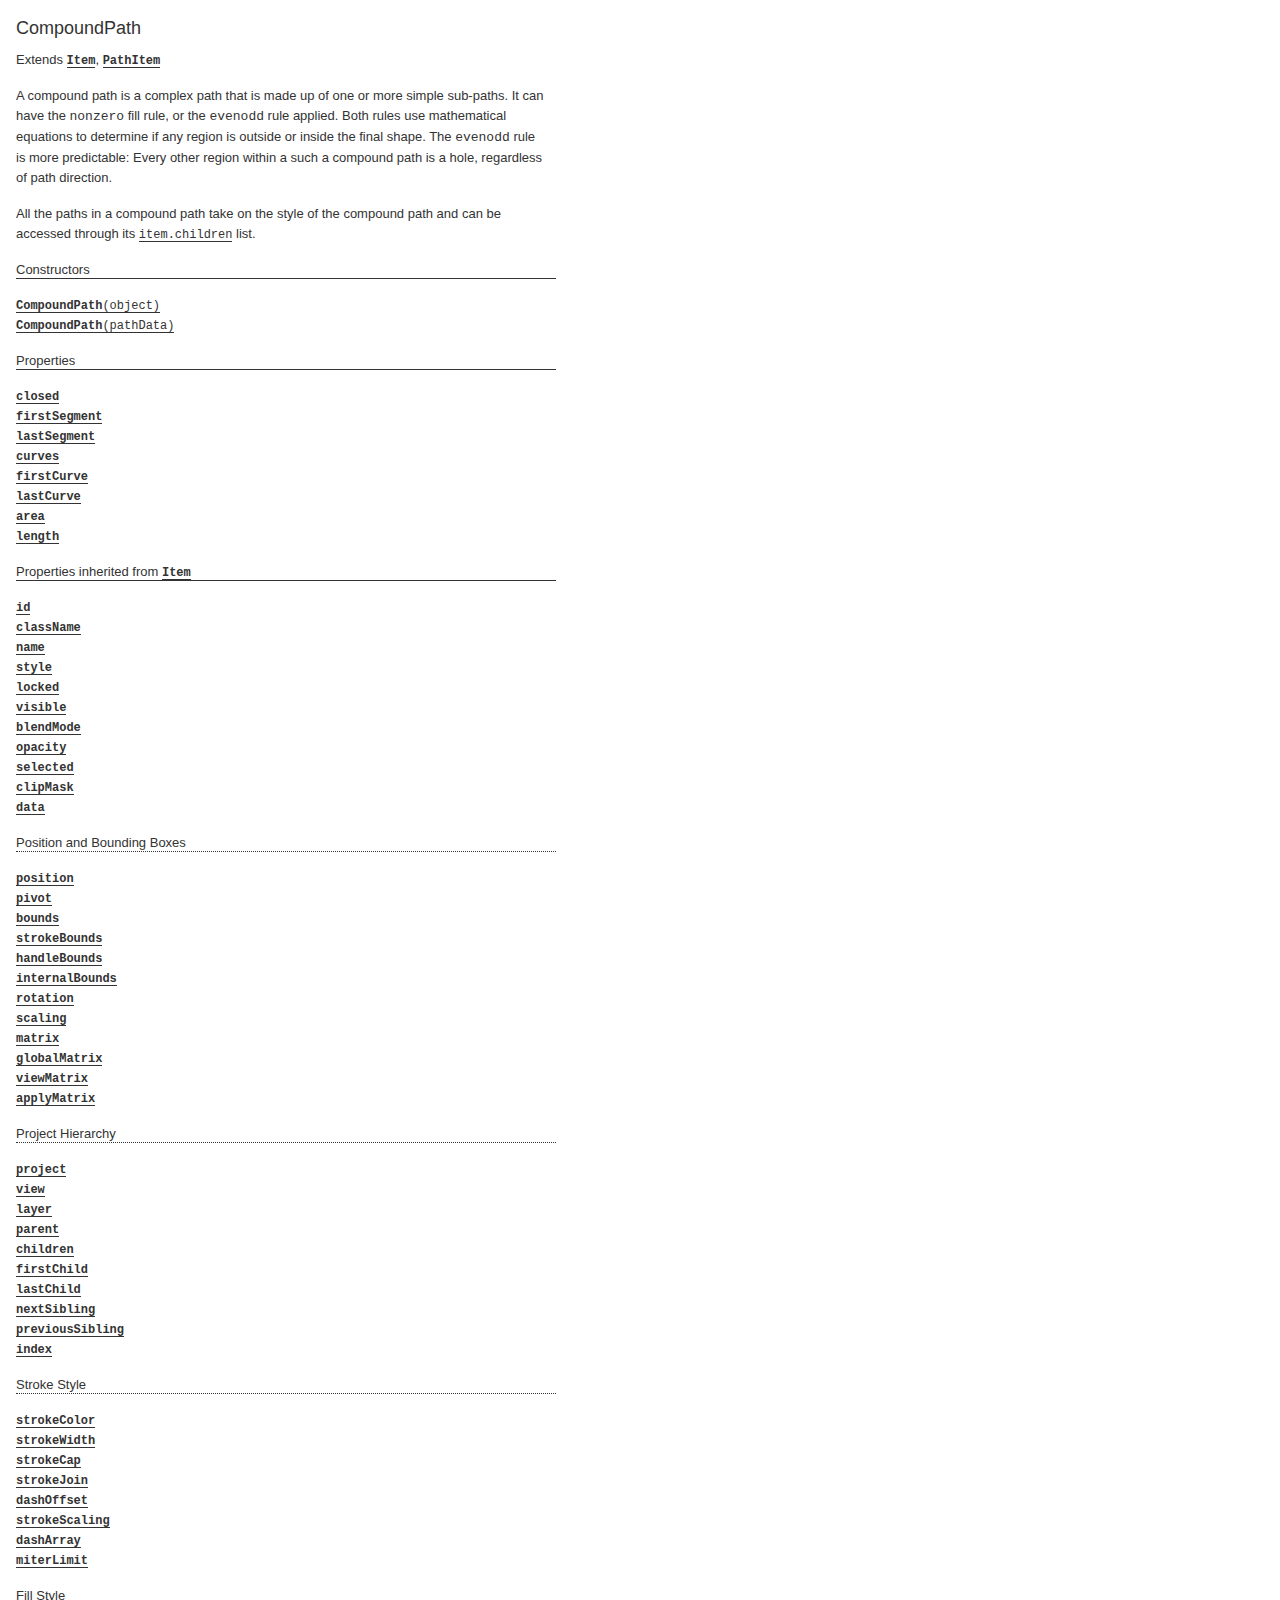
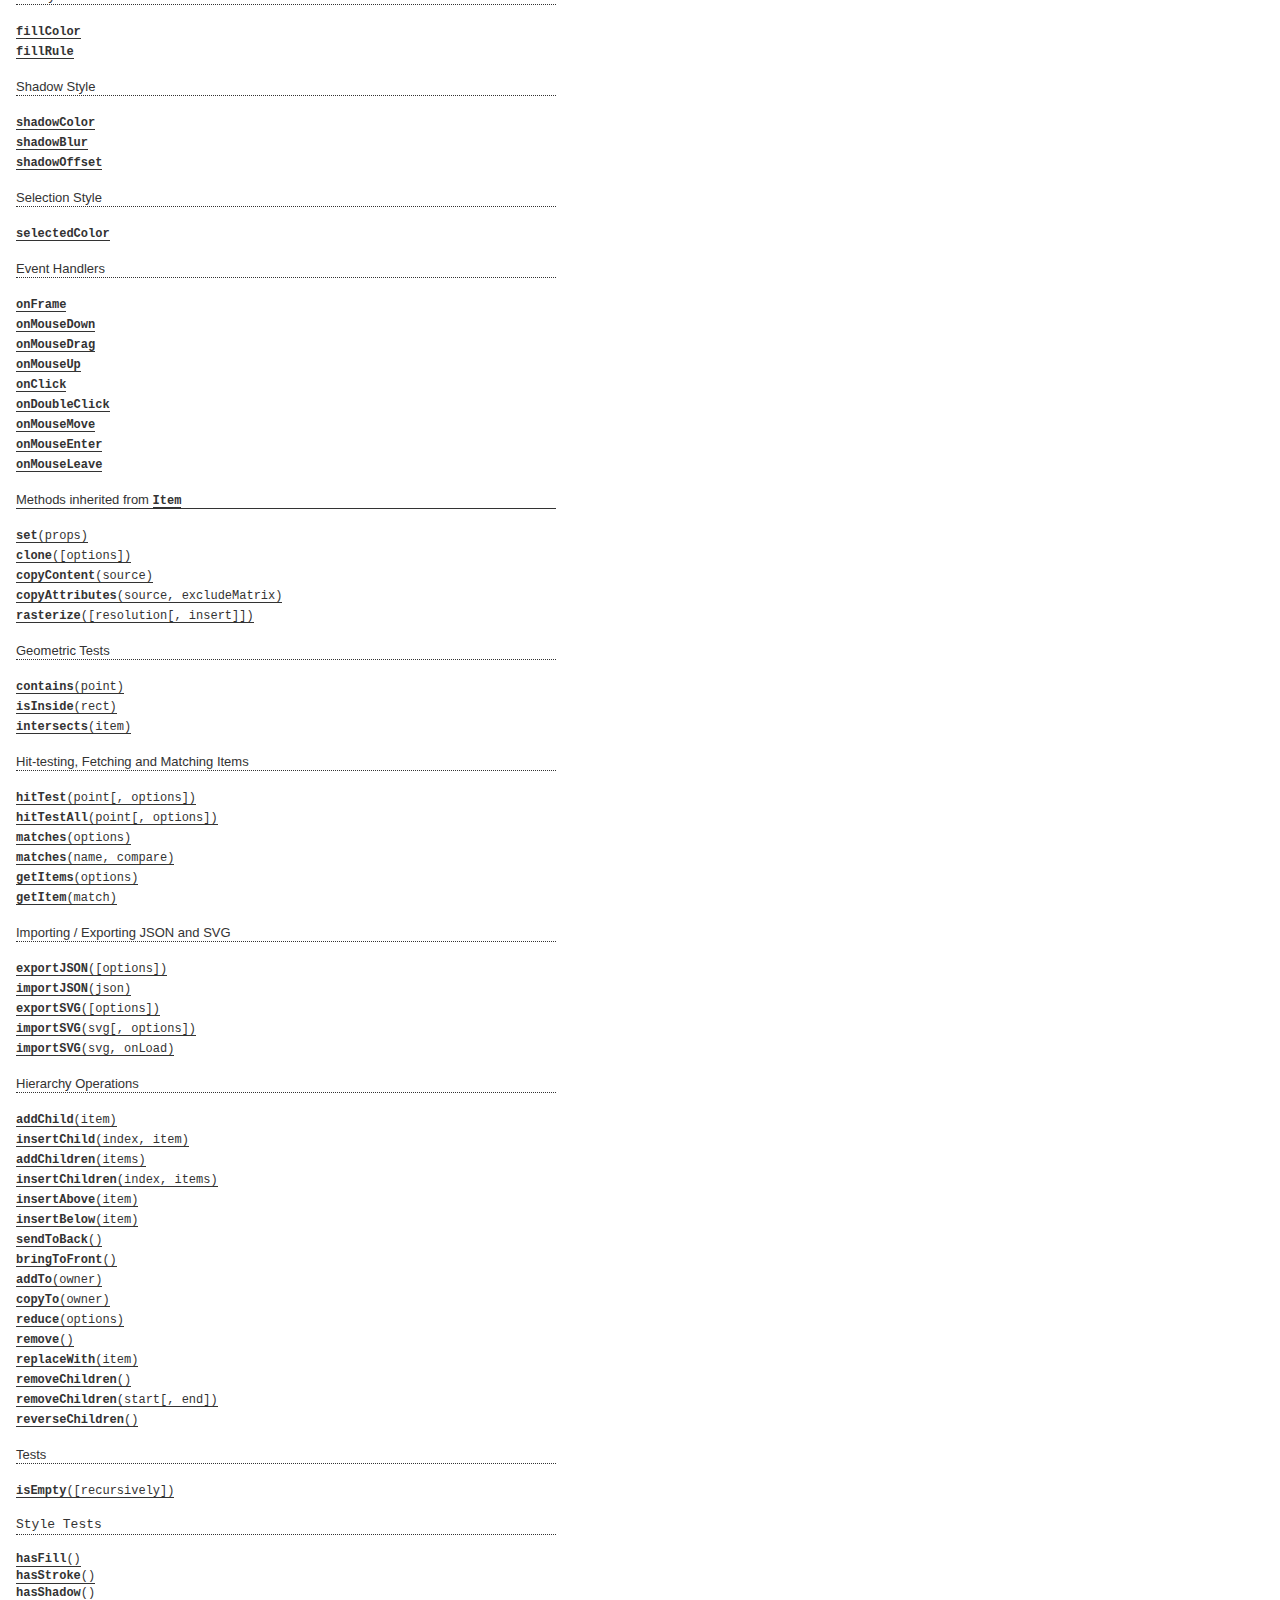
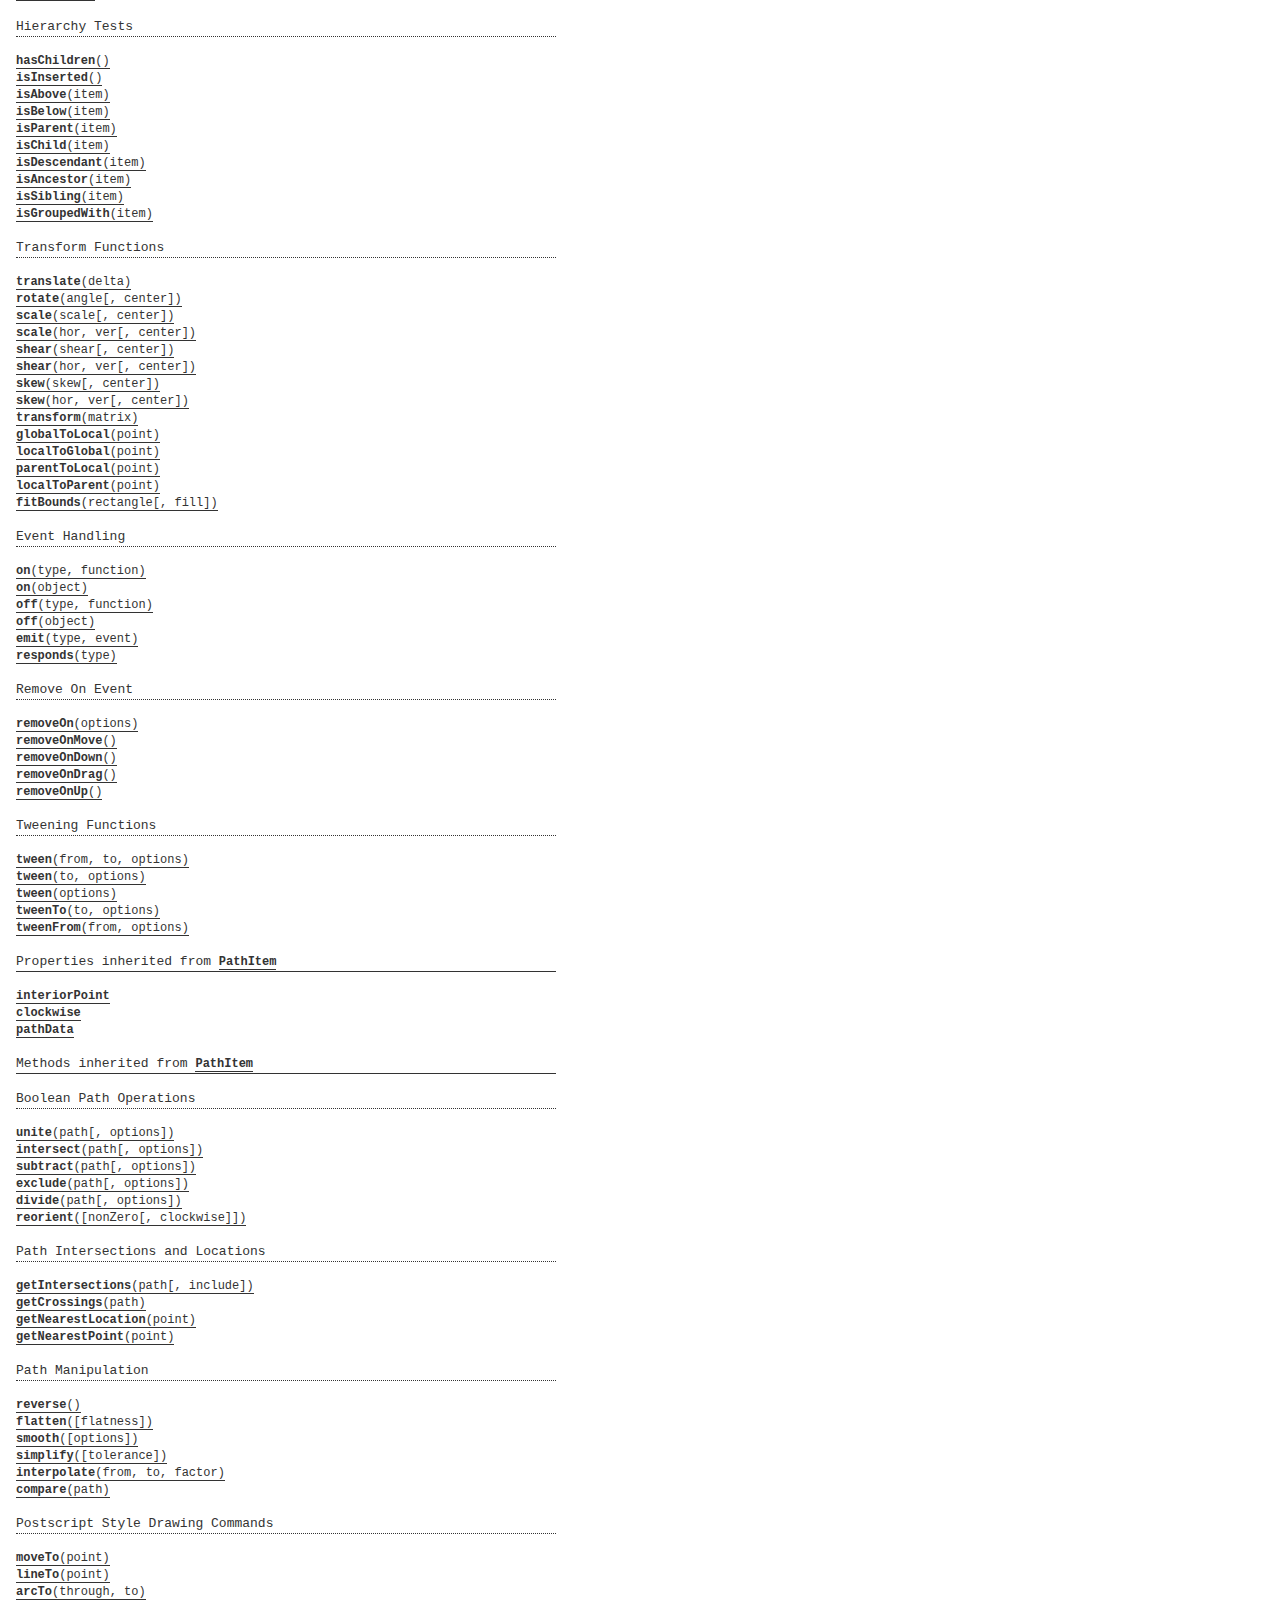
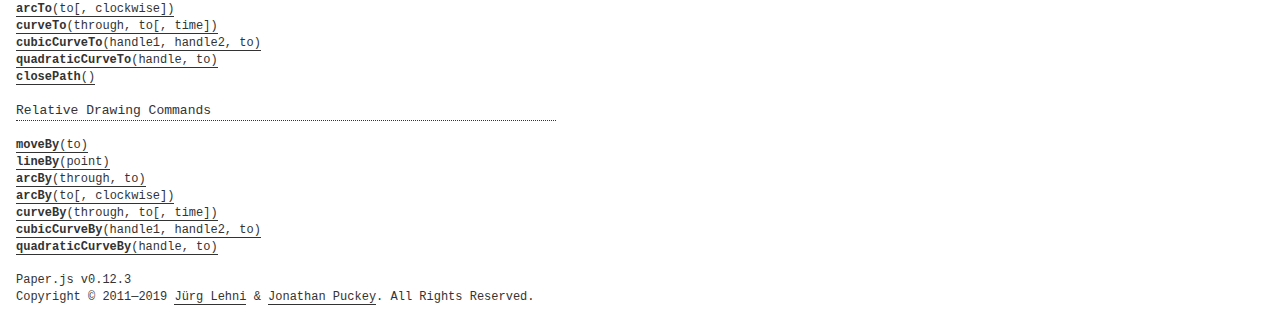
<file: PATATAP/paperjs-v0.12.3/docs/classes/CompoundPath.html>
<!DOCTYPE html>
<html>
<head>
<meta charset="UTF-8">
<title>CompoundPath</title>
<base target="class-frame">
<link href="../assets/css/docs.css" rel="stylesheet" type="text/css">
<script src="../assets/js/paper.js"></script>
<script src="../assets/js/jquery.js"></script>
<script src="../assets/js/codemirror.js"></script>
<script src="../assets/js/docs.js"></script>
</head>
<body>
<article class="reference"> 
<div class="reference-class">
<h1>CompoundPath</h1>

<p> Extends <b><a href="../classes/Item.html"><tt>Item</tt></a></b>, <b><a href="../classes/PathItem.html"><tt>PathItem</tt></a></b></p>

<p>A compound path is a complex path that is made up of one or more simple sub-paths. It can have the <code>nonzero</code> fill rule, or the <code>evenodd</code> rule applied. Both rules use mathematical equations to determine if any region is outside or inside the final shape. The <code>evenodd</code> rule is more predictable: Every other region within a such a compound path is a hole, regardless of path direction.</p>
<p>All the paths in a compound path take on the style of the compound path and can be accessed through its <a href="../classes/Item.html#children"><tt>item.children</tt></a> list.</p>

</div>

<!-- =============================== constructors ========================== -->
<div class="reference-members">
	<h2>Constructors</h2>
	
		
<div id="compoundpath-object" class="member">
<div class="member-link">
<a name="compoundpath-object" href="#compoundpath-object"><tt><b>CompoundPath</b>(object)</tt></a>
</div>
<div class="member-description hidden">
<div class="member-text">
    <p>Creates a new compound path item from an object description and places it at the top of the active layer.</p>
    
    
<ul class="member-list">
	<h4>Parameters:</h4>
	
	<li>
<tt>object:</tt> 
<tt>Object</tt>
&mdash;&nbsp;an object containing properties to be set on the  path

</li>
	
</ul>

    
	<ul class="member-list">
		<h4>Returns:</h4>
		
			<li>
<tt><a href="../classes/CompoundPath.html"><tt>CompoundPath</tt></a></tt>&nbsp;&mdash;&nbsp;the newly created path
</li>

		
	</ul>



    
    <h4>Example:</h4>

<div class="paperscript split">

<div class="buttons">
<div class="button run">Run</div>
</div>

<script type="text/paperscript" canvas="canvas-0">
var path = new CompoundPath({
    children: [
        new Path.Circle({
            center: new Point(50, 50),
            radius: 30
        }),
        new Path.Circle({
            center: new Point(50, 50),
            radius: 10
        })
    ],
    fillColor: 'black',
    selected: true
});
</script>
<div class="canvas"><canvas width="516" height="100" id="canvas-0"></canvas></div>
</div>


</div>
</div>
</div>
	
		
<div id="compoundpath-pathData" class="member">
<div class="member-link">
<a name="compoundpath-pathData" href="#compoundpath-pathData"><tt><b>CompoundPath</b>(pathData)</tt></a>
</div>
<div class="member-description hidden">
<div class="member-text">
    <p>Creates a new compound path item from SVG path-data and places it at the top of the active layer.</p>
    
    
<ul class="member-list">
	<h4>Parameters:</h4>
	
	<li>
<tt>pathData:</tt> 
<tt>String</tt>
&mdash;&nbsp;the SVG path-data that describes the geometry of this path

</li>
	
</ul>

    
	<ul class="member-list">
		<h4>Returns:</h4>
		
			<li>
<tt><a href="../classes/CompoundPath.html"><tt>CompoundPath</tt></a></tt>&nbsp;&mdash;&nbsp;the newly created path
</li>

		
	</ul>



    
    <h4>Example:</h4>

<div class="paperscript split">

<div class="buttons">
<div class="button run">Run</div>
</div>

<script type="text/paperscript" canvas="canvas-1">
var pathData = 'M20,50c0,-16.56854 13.43146,-30 30,-30c16.56854,0 30,13.43146 30,30c0,16.56854 -13.43146,30 -30,30c-16.56854,0 -30,-13.43146 -30,-30z M50,60c5.52285,0 10,-4.47715 10,-10c0,-5.52285 -4.47715,-10 -10,-10c-5.52285,0 -10,4.47715 -10,10c0,5.52285 4.47715,10 10,10z';
var path = new CompoundPath(pathData);
path.fillColor = 'black';
</script>
<div class="canvas"><canvas width="516" height="100" id="canvas-1"></canvas></div>
</div>


</div>
</div>
</div>
	
</div>





<!-- ================================ properties =========================== -->
	<div class="reference-members">
		<h2>Properties</h2>
		
			
<div id="closed" class="member">
<div class="member-link">
<a name="closed" href="#closed"><tt><b>closed</b></tt></a>
</div>
<div class="member-description hidden">

<div class="member-text">
	<p>Specifies whether the compound-path is fully closed, meaning all its contained sub-paths are closed path.</p>
	
	
	
	<ul class="member-list">
		<h4>Type:</h4>
		<li>
			<tt>Boolean</tt>
		</li>
	</ul>
    
	
	<ul class="member-list">
		<h4>See also:</h4>
		
			<li><tt><a href="../classes/Path.html#closed"><tt>path.closed</tt></a></tt></li>
		
	</ul>

	
</div>

</div>
</div>
		
			
<div id="firstsegment" class="member">
<div class="member-link">
<a name="firstsegment" href="#firstsegment"><tt><b>firstSegment</b></tt></a>
</div>
<div class="member-description hidden">

<div class="member-text">
	<p>The first Segment contained within the compound-path, a short-cut to calling <a href="../classes/Path.html#firstsegment"><tt>path.firstSegment</tt></a> on <a href="../classes/Item.html#firstchild"><tt>item.firstChild</tt></a>.</p>
	
		<p>Read only.</p>
	
	
	
	<ul class="member-list">
		<h4>Type:</h4>
		<li>
			<a href="../classes/Segment.html"><tt>Segment</tt></a>
		</li>
	</ul>
    
	
	
</div>

</div>
</div>
		
			
<div id="lastsegment" class="member">
<div class="member-link">
<a name="lastsegment" href="#lastsegment"><tt><b>lastSegment</b></tt></a>
</div>
<div class="member-description hidden">

<div class="member-text">
	<p>The last Segment contained within the compound-path, a short-cut to calling <a href="../classes/Path.html#lastsegment"><tt>path.lastSegment</tt></a> on <a href="../classes/Item.html#lastchild"><tt>item.lastChild</tt></a>.</p>
	
		<p>Read only.</p>
	
	
	
	<ul class="member-list">
		<h4>Type:</h4>
		<li>
			<a href="../classes/Segment.html"><tt>Segment</tt></a>
		</li>
	</ul>
    
	
	
</div>

</div>
</div>
		
			
<div id="curves" class="member">
<div class="member-link">
<a name="curves" href="#curves"><tt><b>curves</b></tt></a>
</div>
<div class="member-description hidden">

<div class="member-text">
	<p>All the curves contained within the compound-path, from all its child <a href="../classes/Path.html"><tt>Path</tt></a> items.</p>
	
		<p>Read only.</p>
	
	
	
	<ul class="member-list">
		<h4>Type:</h4>
		<li>
			Array of <a href="../classes/Curve.html"><tt>Curve</tt></a> objects
		</li>
	</ul>
    
	
	
</div>

</div>
</div>
		
			
<div id="firstcurve" class="member">
<div class="member-link">
<a name="firstcurve" href="#firstcurve"><tt><b>firstCurve</b></tt></a>
</div>
<div class="member-description hidden">

<div class="member-text">
	<p>The first Curve contained within the compound-path, a short-cut to calling <a href="../classes/Path.html#firstcurve"><tt>path.firstCurve</tt></a> on <a href="../classes/Item.html#firstchild"><tt>item.firstChild</tt></a>.</p>
	
		<p>Read only.</p>
	
	
	
	<ul class="member-list">
		<h4>Type:</h4>
		<li>
			<a href="../classes/Curve.html"><tt>Curve</tt></a>
		</li>
	</ul>
    
	
	
</div>

</div>
</div>
		
			
<div id="lastcurve" class="member">
<div class="member-link">
<a name="lastcurve" href="#lastcurve"><tt><b>lastCurve</b></tt></a>
</div>
<div class="member-description hidden">

<div class="member-text">
	<p>The last Curve contained within the compound-path, a short-cut to calling <a href="../classes/Path.html#lastcurve"><tt>path.lastCurve</tt></a> on <a href="../classes/Item.html#lastchild"><tt>item.lastChild</tt></a>.</p>
	
		<p>Read only.</p>
	
	
	
	<ul class="member-list">
		<h4>Type:</h4>
		<li>
			<a href="../classes/Curve.html"><tt>Curve</tt></a>
		</li>
	</ul>
    
	
	
</div>

</div>
</div>
		
			
<div id="area" class="member">
<div class="member-link">
<a name="area" href="#area"><tt><b>area</b></tt></a>
</div>
<div class="member-description hidden">

<div class="member-text">
	<p>The area that the compound-path&rsquo;s geometry is covering, calculated by getting the <a href="../classes/Path.html#area"><tt>path.area</tt></a> of each sub-path and it adding up. Note that self-intersecting paths and sub-paths of different orientation can result in areas that cancel each other out.</p>
	
		<p>Read only.</p>
	
	
	
	<ul class="member-list">
		<h4>Type:</h4>
		<li>
			<tt>Number</tt>
		</li>
	</ul>
    
	
	
</div>

</div>
</div>
		
			
<div id="length" class="member">
<div class="member-link">
<a name="length" href="#length"><tt><b>length</b></tt></a>
</div>
<div class="member-description hidden">

<div class="member-text">
	<p>The total length of all sub-paths in this compound-path, calculated by getting the <a href="../classes/Path.html#length"><tt>path.length</tt></a> of each sub-path and it adding up.</p>
	
		<p>Read only.</p>
	
	
	
	<ul class="member-list">
		<h4>Type:</h4>
		<li>
			<tt>Number</tt>
		</li>
	</ul>
    
	
	
</div>

</div>
</div>
		
	</div>








<!-- =========================== inherited properties ====================== -->
<div class="reference-members"><h2>Properties inherited from <a href="../classes/Item.html"><tt>Item</tt></a></h2>

	
<div id="id" class="member">
<div class="member-link">
<a name="id" href="#id"><tt><b>id</b></tt></a>
</div>
<div class="member-description hidden">

<div class="member-text">
	<p>The unique id of the item.</p>
	
		<p>Read only.</p>
	
	
	
	<ul class="member-list">
		<h4>Type:</h4>
		<li>
			<tt>Number</tt>
		</li>
	</ul>
    
	
	
</div>

</div>
</div>

	
<div id="classname" class="member">
<div class="member-link">
<a name="classname" href="#classname"><tt><b>className</b></tt></a>
</div>
<div class="member-description hidden">

<div class="member-text">
	<p>The class name of the item as a string.</p>
	
	
		<ul class="member-list">
			<h4>Values:</h4>
			<li><tt>'Group'</tt>, <tt>'Layer'</tt>, <tt>'Path'</tt>, <tt>'CompoundPath'</tt>, <tt>'Shape'</tt>, <tt>'Raster'</tt>, <tt>'SymbolItem'</tt>, <tt>'PointText'</tt></li>
		</ul>
	
	
	<ul class="member-list">
		<h4>Type:</h4>
		<li>
			<tt>String</tt>
		</li>
	</ul>
    
	
	
</div>

</div>
</div>

	
<div id="name" class="member">
<div class="member-link">
<a name="name" href="#name"><tt><b>name</b></tt></a>
</div>
<div class="member-description hidden">

<div class="member-text">
	<p>The name of the item. If the item has a name, it can be accessed by name through its parent&rsquo;s children list.</p>
	
	
	
	<ul class="member-list">
		<h4>Type:</h4>
		<li>
			<tt>String</tt>
		</li>
	</ul>
    
	
	<h4>Example:</h4>

<div class="paperscript split">

<div class="buttons">
<div class="button run">Run</div>
</div>

<script type="text/paperscript" canvas="canvas-2">
var path = new Path.Circle({
    center: [80, 50],
    radius: 35
});
// Set the name of the path:
path.name = 'example';

// Create a group and add path to it as a child:
var group = new Group();
group.addChild(path);

// The path can be accessed by name:
group.children['example'].fillColor = 'red';
</script>
<div class="canvas"><canvas width="516" height="100" id="canvas-2"></canvas></div>
</div>


</div>

</div>
</div>

	
<div id="style" class="member">
<div class="member-link">
<a name="style" href="#style"><tt><b>style</b></tt></a>
</div>
<div class="member-description hidden">

<div class="member-text">
	<p>The path style of the item.</p>
	
	
	
	<ul class="member-list">
		<h4>Type:</h4>
		<li>
			<a href="../classes/Style.html"><tt>Style</tt></a>
		</li>
	</ul>
    
	
	<h4>Example:<span class="description">Applying several styles to an item in one go, by passing an object to its style property:</span></h4>

<div class="paperscript split">

<div class="buttons">
<div class="button run">Run</div>
</div>

<script type="text/paperscript" canvas="canvas-3">
var circle = new Path.Circle({
    center: [80, 50],
    radius: 30
});
circle.style = {
    fillColor: 'blue',
    strokeColor: 'red',
    strokeWidth: 5
};
</script>
<div class="canvas"><canvas width="516" height="100" id="canvas-3"></canvas></div>
</div>


<h4>Example:<span class="description">Copying the style of another item:</span></h4>

<div class="paperscript split">

<div class="buttons">
<div class="button run">Run</div>
</div>

<script type="text/paperscript" canvas="canvas-4">
var path = new Path.Circle({
    center: [50, 50],
    radius: 30,
    fillColor: 'red'
});

var path2 = new Path.Circle({
    center: new Point(180, 50),
    radius: 20
});

// Copy the path style of path:
path2.style = path.style;
</script>
<div class="canvas"><canvas width="516" height="100" id="canvas-4"></canvas></div>
</div>


<h4>Example:<span class="description">Applying the same style object to multiple items:</span></h4>

<div class="paperscript split">

<div class="buttons">
<div class="button run">Run</div>
</div>

<script type="text/paperscript" canvas="canvas-5">
var myStyle = {
    fillColor: 'red',
    strokeColor: 'blue',
    strokeWidth: 4
};

var path = new Path.Circle({
    center: [50, 50],
    radius: 30
});
path.style = myStyle;

var path2 = new Path.Circle({
    center: new Point(150, 50),
    radius: 20
});
path2.style = myStyle;
</script>
<div class="canvas"><canvas width="516" height="100" id="canvas-5"></canvas></div>
</div>


</div>

</div>
</div>

	
<div id="locked" class="member">
<div class="member-link">
<a name="locked" href="#locked"><tt><b>locked</b></tt></a>
</div>
<div class="member-description hidden">

<div class="member-text">
	<p>Specifies whether the item is locked. When set to <code>true</code>, item interactions with the mouse are disabled.</p>
	
	
	
		<ul class="member-list">
			<h4>Default:</h4>
			<li><tt>false</tt></li>
		</ul>
	
	<ul class="member-list">
		<h4>Type:</h4>
		<li>
			<tt>Boolean</tt>
		</li>
	</ul>
    
	
	<h4>Example:</h4>

<div class="paperscript split">

<div class="buttons">
<div class="button run">Run</div>
</div>

<script type="text/paperscript" canvas="canvas-6">
var unlockedItem = new Path.Circle({
    center: view.center - [35, 0],
    radius: 30,
    fillColor: 'springgreen',
    onMouseDown: function() {
        this.fillColor = Color.random();
    }
});

var lockedItem = new Path.Circle({
    center: view.center + [35, 0],
    radius: 30,
    fillColor: 'crimson',
    locked: true,
    // This event won't be triggered because the item is locked.
    onMouseDown: function() {
        this.fillColor = Color.random();
    }
});

new PointText({
    content: 'Click on both circles to see which one is locked.',
    point: view.center - [0, 35],
    justification: 'center'
});
</script>
<div class="canvas"><canvas width="516" height="100" id="canvas-6"></canvas></div>
</div>


</div>

</div>
</div>

	
<div id="visible" class="member">
<div class="member-link">
<a name="visible" href="#visible"><tt><b>visible</b></tt></a>
</div>
<div class="member-description hidden">

<div class="member-text">
	<p>Specifies whether the item is visible. When set to <code>false</code>, the item won&rsquo;t be drawn.</p>
	
	
	
		<ul class="member-list">
			<h4>Default:</h4>
			<li><tt>true</tt></li>
		</ul>
	
	<ul class="member-list">
		<h4>Type:</h4>
		<li>
			<tt>Boolean</tt>
		</li>
	</ul>
    
	
	<h4>Example:<span class="description">Hiding an item:</span></h4>

<div class="paperscript split">

<div class="buttons">
<div class="button run">Run</div>
</div>

<script type="text/paperscript" canvas="canvas-7">
var path = new Path.Circle({
    center: [50, 50],
    radius: 20,
    fillColor: 'red'
});

// Hide the path:
path.visible = false;
</script>
<div class="canvas"><canvas width="516" height="100" id="canvas-7"></canvas></div>
</div>


</div>

</div>
</div>

	
<div id="blendmode" class="member">
<div class="member-link">
<a name="blendmode" href="#blendmode"><tt><b>blendMode</b></tt></a>
</div>
<div class="member-description hidden">

<div class="member-text">
	<p>The blend mode with which the item is composited onto the canvas. Both the standard canvas compositing modes, as well as the new CSS blend modes are supported. If blend-modes cannot be rendered natively, they are emulated. Be aware that emulation can have an impact on performance.</p>
	
	
		<ul class="member-list">
			<h4>Values:</h4>
			<li><tt>'normal'</tt>, <tt>'multiply'</tt>, <tt>'screen'</tt>, <tt>'overlay'</tt>, <tt>'soft-light'</tt>, <tt>'hard-
    light'</tt>, <tt>'color-dodge'</tt>, <tt>'color-burn'</tt>, <tt>'darken'</tt>, <tt>'lighten'</tt>, <tt>'difference'</tt>, <tt>'exclusion'</tt>, <tt>'hue'</tt>, <tt>'saturation'</tt>, <tt>'luminosity'</tt>, <tt>'color'</tt>, <tt>'add'</tt>, <tt>'subtract'</tt>, <tt>'average'</tt>, <tt>'pin-light'</tt>, <tt>'negation'</tt>, <tt>'source-over'</tt>, <tt>'source-in'</tt>, <tt>'source-out'</tt>, <tt>'source-atop'</tt>, <tt>'destination-over'</tt>, <tt>'destination-in'</tt>, <tt>'destination-out'</tt>, <tt>'destination-atop'</tt>, <tt>'lighter'</tt>, <tt>'darker'</tt>, <tt>'copy'</tt>, <tt>'xor'</tt></li>
		</ul>
	
	
		<ul class="member-list">
			<h4>Default:</h4>
			<li><tt>'normal'</tt></li>
		</ul>
	
	<ul class="member-list">
		<h4>Type:</h4>
		<li>
			<tt>String</tt>
		</li>
	</ul>
    
	
	<h4>Example:<span class="description">Setting an item's blend mode:</span></h4>

<div class="paperscript split">

<div class="buttons">
<div class="button run">Run</div>
</div>

<script type="text/paperscript" canvas="canvas-8">
// Create a white rectangle in the background
// with the same dimensions as the view:
var background = new Path.Rectangle(view.bounds);
background.fillColor = 'white';

var circle = new Path.Circle({
    center: [80, 50],
    radius: 35,
    fillColor: 'red'
});

var circle2 = new Path.Circle({
    center: new Point(120, 50),
    radius: 35,
    fillColor: 'blue'
});

// Set the blend mode of circle2:
circle2.blendMode = 'multiply';
</script>
<div class="canvas"><canvas width="516" height="100" id="canvas-8"></canvas></div>
</div>


</div>

</div>
</div>

	
<div id="opacity" class="member">
<div class="member-link">
<a name="opacity" href="#opacity"><tt><b>opacity</b></tt></a>
</div>
<div class="member-description hidden">

<div class="member-text">
	<p>The opacity of the item as a value between <code>0</code> and <code>1</code>.</p>
	
	
	
		<ul class="member-list">
			<h4>Default:</h4>
			<li><tt>1</tt></li>
		</ul>
	
	<ul class="member-list">
		<h4>Type:</h4>
		<li>
			<tt>Number</tt>
		</li>
	</ul>
    
	
	<h4>Example:<span class="description">Making an item 50% transparent:</span></h4>

<div class="paperscript split">

<div class="buttons">
<div class="button run">Run</div>
</div>

<script type="text/paperscript" canvas="canvas-9">
var circle = new Path.Circle({
    center: [80, 50],
    radius: 35,
    fillColor: 'red'
});

var circle2 = new Path.Circle({
    center: new Point(120, 50),
    radius: 35,
    fillColor: 'blue',
    strokeColor: 'green',
    strokeWidth: 10
});

// Make circle2 50% transparent:
circle2.opacity = 0.5;
</script>
<div class="canvas"><canvas width="516" height="100" id="canvas-9"></canvas></div>
</div>


</div>

</div>
</div>

	
<div id="selected" class="member">
<div class="member-link">
<a name="selected" href="#selected"><tt><b>selected</b></tt></a>
</div>
<div class="member-description hidden">

<div class="member-text">
	<p>Specifies whether the item is selected. This will also return <code>true</code> for <a href="../classes/Group.html"><tt>Group</tt></a> items if they are partially selected, e.g. groups containing selected or partially selected paths.</p>
<p>Paper.js draws the visual outlines of selected items on top of your project. This can be useful for debugging, as it allows you to see the construction of paths, position of path curves, individual segment points and bounding boxes of symbol and raster items.</p>
	
	
	
		<ul class="member-list">
			<h4>Default:</h4>
			<li><tt>false</tt></li>
		</ul>
	
	<ul class="member-list">
		<h4>Type:</h4>
		<li>
			<tt>Boolean</tt>
		</li>
	</ul>
    
	
	<ul class="member-list">
		<h4>See also:</h4>
		
			<li><tt><a href="../classes/Project.html#selecteditems"><tt>project.selectedItems</tt></a></tt></li>
		
			<li><tt><a href="../classes/Segment.html#selected"><tt>segment.selected</tt></a></tt></li>
		
			<li><tt><a href="../classes/Curve.html#selected"><tt>curve.selected</tt></a></tt></li>
		
			<li><tt><a href="../classes/Point.html#selected"><tt>point.selected</tt></a></tt></li>
		
	</ul>

	<h4>Example:<span class="description">Selecting an item:</span></h4>

<div class="paperscript split">

<div class="buttons">
<div class="button run">Run</div>
</div>

<script type="text/paperscript" canvas="canvas-10">
var path = new Path.Circle({
    center: [80, 50],
    radius: 35
});
path.selected = true; // Select the path
</script>
<div class="canvas"><canvas width="516" height="100" id="canvas-10"></canvas></div>
</div>


</div>

</div>
</div>

	
<div id="clipmask" class="member">
<div class="member-link">
<a name="clipmask" href="#clipmask"><tt><b>clipMask</b></tt></a>
</div>
<div class="member-description hidden">

<div class="member-text">
	<p>Specifies whether the item defines a clip mask. This can only be set on paths and compound paths, and only if the item is already contained within a clipping group.</p>
	
	
	
		<ul class="member-list">
			<h4>Default:</h4>
			<li><tt>false</tt></li>
		</ul>
	
	<ul class="member-list">
		<h4>Type:</h4>
		<li>
			<tt>Boolean</tt>
		</li>
	</ul>
    
	
	
</div>

</div>
</div>

	
<div id="data" class="member">
<div class="member-link">
<a name="data" href="#data"><tt><b>data</b></tt></a>
</div>
<div class="member-description hidden">

<div class="member-text">
	<p>A plain javascript object which can be used to store arbitrary data on the item.</p>
	
	
	
	<ul class="member-list">
		<h4>Type:</h4>
		<li>
			<tt>Object</tt>
		</li>
	</ul>
    
	
	<h4>Example:</h4>


<pre><code>var path = new Path();
path.data.remember = 'milk';</code></pre>

<h4>Example:</h4>


<pre><code>var path = new Path();
path.data.malcolm = new Point(20, 30);
console.log(path.data.malcolm.x); // 20</code></pre>

<h4>Example:</h4>


<pre><code>var path = new Path();
path.data = {
    home: 'Omicron Theta',
    found: 2338,
    pets: ['Spot']
};
console.log(path.data.pets.length); // 1</code></pre>

<h4>Example:</h4>


<pre><code>var path = new Path({
    data: {
        home: 'Omicron Theta',
        found: 2338,
        pets: ['Spot']
    }
});
console.log(path.data.pets.length); // 1</code></pre>

</div>

</div>
</div>

	
	<h3>Position and Bounding Boxes</h3>

<div id="position" class="member">
<div class="member-link">
<a name="position" href="#position"><tt><b>position</b></tt></a>
</div>
<div class="member-description hidden">

<div class="member-text">
	<p>The item&rsquo;s position within the parent item&rsquo;s coordinate system. By default, this is the <a href="../classes/Rectangle.html#center"><tt>rectangle.center</tt></a> of the item&rsquo;s <a href="../classes/Item.html#bounds"><tt>bounds</tt></a> rectangle.</p>
	
	
	
	<ul class="member-list">
		<h4>Type:</h4>
		<li>
			<a href="../classes/Point.html"><tt>Point</tt></a>
		</li>
	</ul>
    
	
	<h4>Example:<span class="description">Changing the position of a path:</span></h4>

<div class="paperscript split">

<div class="buttons">
<div class="button run">Run</div>
</div>

<script type="text/paperscript" canvas="canvas-11">
// Create a circle at position { x: 10, y: 10 }
var circle = new Path.Circle({
    center: new Point(10, 10),
    radius: 10,
    fillColor: 'red'
});

// Move the circle to { x: 20, y: 20 }
circle.position = new Point(20, 20);

// Move the circle 100 points to the right and 50 points down
circle.position += new Point(100, 50);
</script>
<div class="canvas"><canvas width="516" height="100" id="canvas-11"></canvas></div>
</div>


<h4>Example:<span class="description">Changing the x coordinate of an item's position:</span></h4>

<div class="paperscript split">

<div class="buttons">
<div class="button run">Run</div>
</div>

<script type="text/paperscript" canvas="canvas-12">
// Create a circle at position { x: 20, y: 20 }
var circle = new Path.Circle({
    center: new Point(20, 20),
    radius: 10,
    fillColor: 'red'
});

// Move the circle 100 points to the right
circle.position.x += 100;
</script>
<div class="canvas"><canvas width="516" height="100" id="canvas-12"></canvas></div>
</div>


</div>

</div>
</div>

	
<div id="pivot" class="member">
<div class="member-link">
<a name="pivot" href="#pivot"><tt><b>pivot</b></tt></a>
</div>
<div class="member-description hidden">

<div class="member-text">
	<p>The item&rsquo;s pivot point specified in the item coordinate system, defining the point around which all transformations are hinging. This is also the reference point for <a href="../classes/Item.html#position"><tt>position</tt></a>. By default, it is set to <code>null</code>, meaning the <a href="../classes/Rectangle.html#center"><tt>rectangle.center</tt></a> of the item&rsquo;s <a href="../classes/Item.html#bounds"><tt>bounds</tt></a> rectangle is used as pivot.</p>
	
	
	
		<ul class="member-list">
			<h4>Default:</h4>
			<li><tt>null</tt></li>
		</ul>
	
	<ul class="member-list">
		<h4>Type:</h4>
		<li>
			<a href="../classes/Point.html"><tt>Point</tt></a>
		</li>
	</ul>
    
	
	
</div>

</div>
</div>

	
<div id="bounds" class="member">
<div class="member-link">
<a name="bounds" href="#bounds"><tt><b>bounds</b></tt></a>
</div>
<div class="member-description hidden">

<div class="member-text">
	<p>The bounding rectangle of the item excluding stroke width.</p>
	
	
	
	<ul class="member-list">
		<h4>Type:</h4>
		<li>
			<a href="../classes/Rectangle.html"><tt>Rectangle</tt></a>
		</li>
	</ul>
    
	
	
</div>

</div>
</div>

	
<div id="strokebounds" class="member">
<div class="member-link">
<a name="strokebounds" href="#strokebounds"><tt><b>strokeBounds</b></tt></a>
</div>
<div class="member-description hidden">

<div class="member-text">
	<p>The bounding rectangle of the item including stroke width.</p>
	
	
	
	<ul class="member-list">
		<h4>Type:</h4>
		<li>
			<a href="../classes/Rectangle.html"><tt>Rectangle</tt></a>
		</li>
	</ul>
    
	
	
</div>

</div>
</div>

	
<div id="handlebounds" class="member">
<div class="member-link">
<a name="handlebounds" href="#handlebounds"><tt><b>handleBounds</b></tt></a>
</div>
<div class="member-description hidden">

<div class="member-text">
	<p>The bounding rectangle of the item including handles.</p>
	
	
	
	<ul class="member-list">
		<h4>Type:</h4>
		<li>
			<a href="../classes/Rectangle.html"><tt>Rectangle</tt></a>
		</li>
	</ul>
    
	
	
</div>

</div>
</div>

	
<div id="internalbounds" class="member">
<div class="member-link">
<a name="internalbounds" href="#internalbounds"><tt><b>internalBounds</b></tt></a>
</div>
<div class="member-description hidden">

<div class="member-text">
	<p>The bounding rectangle of the item without any matrix transformations.</p>
<p>Typical use case would be drawing a frame around the object where you want to draw something of the same size, position, rotation, and scaling, like a selection frame.</p>
	
	
	
	<ul class="member-list">
		<h4>Type:</h4>
		<li>
			<a href="../classes/Rectangle.html"><tt>Rectangle</tt></a>
		</li>
	</ul>
    
	
	
</div>

</div>
</div>

	
<div id="rotation" class="member">
<div class="member-link">
<a name="rotation" href="#rotation"><tt><b>rotation</b></tt></a>
</div>
<div class="member-description hidden">

<div class="member-text">
	<p>The current rotation angle of the item, as described by its <a href="../classes/Item.html#matrix"><tt>matrix</tt></a>. Please note that this only returns meaningful values for items with <a href="../classes/Item.html#applymatrix"><tt>applyMatrix</tt></a> set to <code>false</code>, meaning they do not directly bake transformations into their content.</p>
	
	
	
	<ul class="member-list">
		<h4>Type:</h4>
		<li>
			<tt>Number</tt>
		</li>
	</ul>
    
	
	
</div>

</div>
</div>

	
<div id="scaling" class="member">
<div class="member-link">
<a name="scaling" href="#scaling"><tt><b>scaling</b></tt></a>
</div>
<div class="member-description hidden">

<div class="member-text">
	<p>The current scale factor of the item, as described by its <a href="../classes/Item.html#matrix"><tt>matrix</tt></a>. Please note that this only returns meaningful values for items with <a href="../classes/Item.html#applymatrix"><tt>applyMatrix</tt></a> set to <code>false</code>, meaning they do not directly bake transformations into their content.</p>
	
	
	
	<ul class="member-list">
		<h4>Type:</h4>
		<li>
			<a href="../classes/Point.html"><tt>Point</tt></a>
		</li>
	</ul>
    
	
	
</div>

</div>
</div>

	
<div id="matrix" class="member">
<div class="member-link">
<a name="matrix" href="#matrix"><tt><b>matrix</b></tt></a>
</div>
<div class="member-description hidden">

<div class="member-text">
	<p>The item&rsquo;s transformation matrix, defining position and dimensions in relation to its parent item in which it is contained.</p>
	
	
	
	<ul class="member-list">
		<h4>Type:</h4>
		<li>
			<a href="../classes/Matrix.html"><tt>Matrix</tt></a>
		</li>
	</ul>
    
	
	
</div>

</div>
</div>

	
<div id="globalmatrix" class="member">
<div class="member-link">
<a name="globalmatrix" href="#globalmatrix"><tt><b>globalMatrix</b></tt></a>
</div>
<div class="member-description hidden">

<div class="member-text">
	<p>The item&rsquo;s global transformation matrix in relation to the global project coordinate space. Note that the view&rsquo;s transformations resulting from zooming and panning are not factored in.</p>
	
		<p>Read only.</p>
	
	
	
	<ul class="member-list">
		<h4>Type:</h4>
		<li>
			<a href="../classes/Matrix.html"><tt>Matrix</tt></a>
		</li>
	</ul>
    
	
	
</div>

</div>
</div>

	
<div id="viewmatrix" class="member">
<div class="member-link">
<a name="viewmatrix" href="#viewmatrix"><tt><b>viewMatrix</b></tt></a>
</div>
<div class="member-description hidden">

<div class="member-text">
	<p>The item&rsquo;s global matrix in relation to the view coordinate space. This means that the view&rsquo;s transformations resulting from zooming and panning are factored in.</p>
	
		<p>Read only.</p>
	
	
	
	<ul class="member-list">
		<h4>Type:</h4>
		<li>
			<a href="../classes/Matrix.html"><tt>Matrix</tt></a>
		</li>
	</ul>
    
	
	
</div>

</div>
</div>

	
<div id="applymatrix" class="member">
<div class="member-link">
<a name="applymatrix" href="#applymatrix"><tt><b>applyMatrix</b></tt></a>
</div>
<div class="member-description hidden">

<div class="member-text">
	<p>Controls whether the transformations applied to the item (e.g. through <a href="../classes/Item.html#transform-matrix"><tt>transform(matrix)</tt></a>, <a href="../classes/Item.html#rotate-angle"><tt>rotate(angle)</tt></a>, <a href="../classes/Item.html#scale-scale"><tt>scale(scale)</tt></a>, etc.) are stored in its <a href="../classes/Item.html#matrix"><tt>matrix</tt></a> property, or whether they are directly applied to its contents or children (passed on to the segments in <a href="../classes/Path.html"><tt>Path</tt></a> items, the children of <a href="../classes/Group.html"><tt>Group</tt></a> items, etc.).</p>
	
	
	
		<ul class="member-list">
			<h4>Default:</h4>
			<li><tt>true</tt></li>
		</ul>
	
	<ul class="member-list">
		<h4>Type:</h4>
		<li>
			<tt>Boolean</tt>
		</li>
	</ul>
    
	
	
</div>

</div>
</div>

	
	<h3>Project Hierarchy</h3>

<div id="project" class="member">
<div class="member-link">
<a name="project" href="#project"><tt><b>project</b></tt></a>
</div>
<div class="member-description hidden">

<div class="member-text">
	<p>The project that this item belongs to.</p>
	
		<p>Read only.</p>
	
	
	
	<ul class="member-list">
		<h4>Type:</h4>
		<li>
			<a href="../classes/Project.html"><tt>Project</tt></a>
		</li>
	</ul>
    
	
	
</div>

</div>
</div>

	
<div id="view" class="member">
<div class="member-link">
<a name="view" href="#view"><tt><b>view</b></tt></a>
</div>
<div class="member-description hidden">

<div class="member-text">
	<p>The view that this item belongs to.</p>
	
		<p>Read only.</p>
	
	
	
	<ul class="member-list">
		<h4>Type:</h4>
		<li>
			<a href="../classes/View.html"><tt>View</tt></a>
		</li>
	</ul>
    
	
	
</div>

</div>
</div>

	
<div id="layer" class="member">
<div class="member-link">
<a name="layer" href="#layer"><tt><b>layer</b></tt></a>
</div>
<div class="member-description hidden">

<div class="member-text">
	<p>The layer that this item is contained within.</p>
	
		<p>Read only.</p>
	
	
	
	<ul class="member-list">
		<h4>Type:</h4>
		<li>
			<a href="../classes/Layer.html"><tt>Layer</tt></a>
		</li>
	</ul>
    
	
	
</div>

</div>
</div>

	
<div id="parent" class="member">
<div class="member-link">
<a name="parent" href="#parent"><tt><b>parent</b></tt></a>
</div>
<div class="member-description hidden">

<div class="member-text">
	<p>The item that this item is contained within.</p>
	
	
	
	<ul class="member-list">
		<h4>Type:</h4>
		<li>
			<a href="../classes/Item.html"><tt>Item</tt></a>
		</li>
	</ul>
    
	
	<h4>Example:</h4>


<pre><code>var path = new Path();

// New items are placed in the active layer:
console.log(path.parent == project.activeLayer); // true

var group = new Group();
group.addChild(path);

// Now the parent of the path has become the group:
console.log(path.parent == group); // true</code></pre>

<h4>Example:<span class="description">Setting the parent of the item to another item</span></h4>


<pre><code>var path = new Path();

// New items are placed in the active layer:
console.log(path.parent == project.activeLayer); // true

var group = new Group();
path.parent = group;

// Now the parent of the path has become the group:
console.log(path.parent == group); // true

// The path is now contained in the children list of group:
console.log(group.children[0] == path); // true</code></pre>

<h4>Example:<span class="description">Setting the parent of an item in the constructor</span></h4>


<pre><code>var group = new Group();

var path = new Path({
    parent: group
});

// The parent of the path is the group:
console.log(path.parent == group); // true

// The path is contained in the children list of group:
console.log(group.children[0] == path); // true</code></pre>

</div>

</div>
</div>

	
<div id="children" class="member">
<div class="member-link">
<a name="children" href="#children"><tt><b>children</b></tt></a>
</div>
<div class="member-description hidden">

<div class="member-text">
	<p>The children items contained within this item. Items that define a <a href="../classes/Item.html#name"><tt>name</tt></a> can also be accessed by name.</p>
<p><b>Please note:</b> The children array should not be modified directly using array functions. To remove single items from the children list, use <a href="../classes/Item.html#remove"><tt>item.remove</tt></a>(), to remove all items from the children list, use <a href="../classes/Item.html#removechildren"><tt>item.removeChildren</tt></a>(). To add items to the children list, use <a href="../classes/Item.html#addchild-item"><tt>item.addChild(item)</tt></a> or <a href="../classes/Item.html#insertchild-index-item"><tt>item.insertChild(index, item)</tt></a>.</p>
	
	
	
	<ul class="member-list">
		<h4>Type:</h4>
		<li>
			Array of <a href="../classes/Item.html"><tt>Item</tt></a> objects
		</li>
	</ul>
    
	
	<h4>Example:<span class="description">Accessing items in the children array:</span></h4>

<div class="paperscript split">

<div class="buttons">
<div class="button run">Run</div>
</div>

<script type="text/paperscript" canvas="canvas-13">
var path = new Path.Circle({
    center: [80, 50],
    radius: 35
});

// Create a group and move the path into it:
var group = new Group();
group.addChild(path);

// Access the path through the group's children array:
group.children[0].fillColor = 'red';
</script>
<div class="canvas"><canvas width="516" height="100" id="canvas-13"></canvas></div>
</div>


<h4>Example:<span class="description">Accessing children by name:</span></h4>

<div class="paperscript split">

<div class="buttons">
<div class="button run">Run</div>
</div>

<script type="text/paperscript" canvas="canvas-14">
var path = new Path.Circle({
    center: [80, 50],
    radius: 35
});
// Set the name of the path:
path.name = 'example';

// Create a group and move the path into it:
var group = new Group();
group.addChild(path);

// The path can be accessed by name:
group.children['example'].fillColor = 'orange';
</script>
<div class="canvas"><canvas width="516" height="100" id="canvas-14"></canvas></div>
</div>


<h4>Example:<span class="description">Passing an array of items to item.children:</span></h4>

<div class="paperscript split">

<div class="buttons">
<div class="button run">Run</div>
</div>

<script type="text/paperscript" canvas="canvas-15">
var path = new Path.Circle({
    center: [80, 50],
    radius: 35
});

var group = new Group();
group.children = [path];

// The path is the first child of the group:
group.firstChild.fillColor = 'green';
</script>
<div class="canvas"><canvas width="516" height="100" id="canvas-15"></canvas></div>
</div>


</div>

</div>
</div>

	
<div id="firstchild" class="member">
<div class="member-link">
<a name="firstchild" href="#firstchild"><tt><b>firstChild</b></tt></a>
</div>
<div class="member-description hidden">

<div class="member-text">
	<p>The first item contained within this item. This is a shortcut for accessing <code>item.children[0]</code>.</p>
	
		<p>Read only.</p>
	
	
	
	<ul class="member-list">
		<h4>Type:</h4>
		<li>
			<a href="../classes/Item.html"><tt>Item</tt></a>
		</li>
	</ul>
    
	
	
</div>

</div>
</div>

	
<div id="lastchild" class="member">
<div class="member-link">
<a name="lastchild" href="#lastchild"><tt><b>lastChild</b></tt></a>
</div>
<div class="member-description hidden">

<div class="member-text">
	<p>The last item contained within this item.This is a shortcut for accessing <code>item.children[item.children.length - 1]</code>.</p>
	
		<p>Read only.</p>
	
	
	
	<ul class="member-list">
		<h4>Type:</h4>
		<li>
			<a href="../classes/Item.html"><tt>Item</tt></a>
		</li>
	</ul>
    
	
	
</div>

</div>
</div>

	
<div id="nextsibling" class="member">
<div class="member-link">
<a name="nextsibling" href="#nextsibling"><tt><b>nextSibling</b></tt></a>
</div>
<div class="member-description hidden">

<div class="member-text">
	<p>The next item on the same level as this item.</p>
	
		<p>Read only.</p>
	
	
	
	<ul class="member-list">
		<h4>Type:</h4>
		<li>
			<a href="../classes/Item.html"><tt>Item</tt></a>
		</li>
	</ul>
    
	
	
</div>

</div>
</div>

	
<div id="previoussibling" class="member">
<div class="member-link">
<a name="previoussibling" href="#previoussibling"><tt><b>previousSibling</b></tt></a>
</div>
<div class="member-description hidden">

<div class="member-text">
	<p>The previous item on the same level as this item.</p>
	
		<p>Read only.</p>
	
	
	
	<ul class="member-list">
		<h4>Type:</h4>
		<li>
			<a href="../classes/Item.html"><tt>Item</tt></a>
		</li>
	</ul>
    
	
	
</div>

</div>
</div>

	
<div id="index" class="member">
<div class="member-link">
<a name="index" href="#index"><tt><b>index</b></tt></a>
</div>
<div class="member-description hidden">

<div class="member-text">
	<p>The index of this item within the list of its parent&rsquo;s children.</p>
	
		<p>Read only.</p>
	
	
	
	<ul class="member-list">
		<h4>Type:</h4>
		<li>
			<tt>Number</tt>
		</li>
	</ul>
    
	
	
</div>

</div>
</div>

	
	<h3>Stroke Style</h3>

<div id="strokecolor" class="member">
<div class="member-link">
<a name="strokecolor" href="#strokecolor"><tt><b>strokeColor</b></tt></a>
</div>
<div class="member-description hidden">

<div class="member-text">
	<p>The color of the stroke.</p>
	
	
	
	<ul class="member-list">
		<h4>Type:</h4>
		<li>
			<a href="../classes/Color.html"><tt>Color</tt></a>
		</li>
	</ul>
    
	
	<h4>Example:<span class="description">Setting the stroke color of a path:</span></h4>

<div class="paperscript split">

<div class="buttons">
<div class="button run">Run</div>
</div>

<script type="text/paperscript" canvas="canvas-16">
// Create a circle shaped path at { x: 80, y: 50 }
// with a radius of 35:
var circle = new Path.Circle({
    center: [80, 50],
    radius: 35
});

// Set its stroke color to RGB red:
circle.strokeColor = new Color(1, 0, 0);
</script>
<div class="canvas"><canvas width="516" height="100" id="canvas-16"></canvas></div>
</div>


</div>

</div>
</div>

	
<div id="strokewidth" class="member">
<div class="member-link">
<a name="strokewidth" href="#strokewidth"><tt><b>strokeWidth</b></tt></a>
</div>
<div class="member-description hidden">

<div class="member-text">
	<p>The width of the stroke.</p>
	
	
	
	<ul class="member-list">
		<h4>Type:</h4>
		<li>
			<tt>Number</tt>
		</li>
	</ul>
    
	
	<h4>Example:<span class="description">Setting an item's stroke width:</span></h4>

<div class="paperscript split">

<div class="buttons">
<div class="button run">Run</div>
</div>

<script type="text/paperscript" canvas="canvas-17">
// Create a circle shaped path at { x: 80, y: 50 }
// with a radius of 35:
var circle = new Path.Circle({
    center: [80, 50],
    radius: 35,
    strokeColor: 'red'
});

// Set its stroke width to 10:
circle.strokeWidth = 10;
</script>
<div class="canvas"><canvas width="516" height="100" id="canvas-17"></canvas></div>
</div>


</div>

</div>
</div>

	
<div id="strokecap" class="member">
<div class="member-link">
<a name="strokecap" href="#strokecap"><tt><b>strokeCap</b></tt></a>
</div>
<div class="member-description hidden">

<div class="member-text">
	<p>The shape to be used at the beginning and end of open <a href="../classes/Path.html"><tt>Path</tt></a> items, when they have a stroke.</p>
	
	
		<ul class="member-list">
			<h4>Values:</h4>
			<li><tt>'round'</tt>, <tt>'square'</tt>, <tt>'butt'</tt></li>
		</ul>
	
	
		<ul class="member-list">
			<h4>Default:</h4>
			<li><tt>'butt'</tt></li>
		</ul>
	
	<ul class="member-list">
		<h4>Type:</h4>
		<li>
			<tt>String</tt>
		</li>
	</ul>
    
	
	<h4>Example:<span class="description">A look at the different stroke caps:</span></h4>

<div class="paperscript split">

<div class="buttons">
<div class="button run">Run</div>
</div>

<script type="text/paperscript" canvas="canvas-18">
var line = new Path({
    segments: [[80, 50], [420, 50]],
    strokeColor: 'black',
    strokeWidth: 20,
    selected: true
});

// Set the stroke cap of the line to be round:
line.strokeCap = 'round';

// Copy the path and set its stroke cap to be square:
var line2 = line.clone();
line2.position.y += 50;
line2.strokeCap = 'square';

// Make another copy and set its stroke cap to be butt:
var line2 = line.clone();
line2.position.y += 100;
line2.strokeCap = 'butt';
</script>
<div class="canvas"><canvas width="516" height="200" id="canvas-18"></canvas></div>
</div>


</div>

</div>
</div>

	
<div id="strokejoin" class="member">
<div class="member-link">
<a name="strokejoin" href="#strokejoin"><tt><b>strokeJoin</b></tt></a>
</div>
<div class="member-description hidden">

<div class="member-text">
	<p>The shape to be used at the segments and corners of <a href="../classes/Path.html"><tt>Path</tt></a> items when they have a stroke.</p>
	
	
		<ul class="member-list">
			<h4>Values:</h4>
			<li><tt>'miter'</tt>, <tt>'round'</tt>, <tt>'bevel'</tt></li>
		</ul>
	
	
		<ul class="member-list">
			<h4>Default:</h4>
			<li><tt>'miter'</tt></li>
		</ul>
	
	<ul class="member-list">
		<h4>Type:</h4>
		<li>
			<tt>String</tt>
		</li>
	</ul>
    
	
	<h4>Example:<span class="description">A look at the different stroke joins:</span></h4>

<div class="paperscript split">

<div class="buttons">
<div class="button run">Run</div>
</div>

<script type="text/paperscript" canvas="canvas-19">
var path = new Path({
    segments: [[80, 100], [120, 40], [160, 100]],
    strokeColor: 'black',
    strokeWidth: 20,
    // Select the path, in order to see where the stroke is formed:
    selected: true
});

var path2 = path.clone();
path2.position.x += path2.bounds.width * 1.5;
path2.strokeJoin = 'round';

var path3 = path2.clone();
path3.position.x += path3.bounds.width * 1.5;
path3.strokeJoin = 'bevel';
</script>
<div class="canvas"><canvas width="516" height="120" id="canvas-19"></canvas></div>
</div>


</div>

</div>
</div>

	
<div id="dashoffset" class="member">
<div class="member-link">
<a name="dashoffset" href="#dashoffset"><tt><b>dashOffset</b></tt></a>
</div>
<div class="member-description hidden">

<div class="member-text">
	<p>The dash offset of the stroke.</p>
	
	
	
		<ul class="member-list">
			<h4>Default:</h4>
			<li><tt>0</tt></li>
		</ul>
	
	<ul class="member-list">
		<h4>Type:</h4>
		<li>
			<tt>Number</tt>
		</li>
	</ul>
    
	
	
</div>

</div>
</div>

	
<div id="strokescaling" class="member">
<div class="member-link">
<a name="strokescaling" href="#strokescaling"><tt><b>strokeScaling</b></tt></a>
</div>
<div class="member-description hidden">

<div class="member-text">
	<p>Specifies whether the stroke is to be drawn taking the current affine transformation into account (the default behavior), or whether it should appear as a non-scaling stroke.</p>
	
	
	
		<ul class="member-list">
			<h4>Default:</h4>
			<li><tt>true</tt></li>
		</ul>
	
	<ul class="member-list">
		<h4>Type:</h4>
		<li>
			<tt>Boolean</tt>
		</li>
	</ul>
    
	
	
</div>

</div>
</div>

	
<div id="dasharray" class="member">
<div class="member-link">
<a name="dasharray" href="#dasharray"><tt><b>dashArray</b></tt></a>
</div>
<div class="member-description hidden">

<div class="member-text">
	<p>Specifies an array containing the dash and gap lengths of the stroke.</p>
	
	
	
		<ul class="member-list">
			<h4>Default:</h4>
			<li><tt>[]</tt></li>
		</ul>
	
	<ul class="member-list">
		<h4>Type:</h4>
		<li>
			Array of <tt>Numbers</tt>
		</li>
	</ul>
    
	
	<h4>Example:</h4>

<div class="paperscript split">

<div class="buttons">
<div class="button run">Run</div>
</div>

<script type="text/paperscript" canvas="canvas-20">
var path = new Path.Circle({
    center: [80, 50],
    radius: 40,
    strokeWidth: 2,
    strokeColor: 'black'
});

// Set the dashed stroke to [10pt dash, 4pt gap]:
path.dashArray = [10, 4];
</script>
<div class="canvas"><canvas width="516" height="100" id="canvas-20"></canvas></div>
</div>


</div>

</div>
</div>

	
<div id="miterlimit" class="member">
<div class="member-link">
<a name="miterlimit" href="#miterlimit"><tt><b>miterLimit</b></tt></a>
</div>
<div class="member-description hidden">

<div class="member-text">
	<p>The miter limit of the stroke. When two line segments meet at a sharp angle and miter joins have been specified for <a href="../classes/Item.html#strokejoin"><tt>item.strokeJoin</tt></a>, it is possible for the miter to extend far beyond the <a href="../classes/Item.html#strokewidth"><tt>item.strokeWidth</tt></a> of the path. The miterLimit imposes a limit on the ratio of the miter length to the <a href="../classes/Item.html#strokewidth"><tt>item.strokeWidth</tt></a>.</p>
	
	
	
		<ul class="member-list">
			<h4>Default:</h4>
			<li><tt>10</tt></li>
		</ul>
	
	<ul class="member-list">
		<h4>Type:</h4>
		<li>
			<tt>Number</tt>
		</li>
	</ul>
    
	
	
</div>

</div>
</div>

	
	<h3>Fill Style</h3>

<div id="fillcolor" class="member">
<div class="member-link">
<a name="fillcolor" href="#fillcolor"><tt><b>fillColor</b></tt></a>
</div>
<div class="member-description hidden">

<div class="member-text">
	<p>The fill color of the item.</p>
	
	
	
	<ul class="member-list">
		<h4>Type:</h4>
		<li>
			<a href="../classes/Color.html"><tt>Color</tt></a>
		</li>
	</ul>
    
	
	<h4>Example:<span class="description">Setting the fill color of a path to red:</span></h4>

<div class="paperscript split">

<div class="buttons">
<div class="button run">Run</div>
</div>

<script type="text/paperscript" canvas="canvas-21">
// Create a circle shaped path at { x: 80, y: 50 }
// with a radius of 35:
var circle = new Path.Circle({
    center: [80, 50],
    radius: 35
});

// Set the fill color of the circle to RGB red:
circle.fillColor = new Color(1, 0, 0);
</script>
<div class="canvas"><canvas width="516" height="100" id="canvas-21"></canvas></div>
</div>


</div>

</div>
</div>

	
<div id="fillrule" class="member">
<div class="member-link">
<a name="fillrule" href="#fillrule"><tt><b>fillRule</b></tt></a>
</div>
<div class="member-description hidden">

<div class="member-text">
	<p>The fill-rule with which the shape gets filled. Please note that only modern browsers support fill-rules other than <code>&#39;nonzero&#39;</code>.</p>
	
	
		<ul class="member-list">
			<h4>Values:</h4>
			<li><tt>'nonzero'</tt>, <tt>'evenodd'</tt></li>
		</ul>
	
	
		<ul class="member-list">
			<h4>Default:</h4>
			<li><tt>'nonzero'</tt></li>
		</ul>
	
	<ul class="member-list">
		<h4>Type:</h4>
		<li>
			<tt>String</tt>
		</li>
	</ul>
    
	
	
</div>

</div>
</div>

	
	<h3>Shadow Style</h3>

<div id="shadowcolor" class="member">
<div class="member-link">
<a name="shadowcolor" href="#shadowcolor"><tt><b>shadowColor</b></tt></a>
</div>
<div class="member-description hidden">

<div class="member-text">
	<p>The shadow color.</p>
	
	
	
	<ul class="member-list">
		<h4>Type:</h4>
		<li>
			<a href="../classes/Color.html"><tt>Color</tt></a>
		</li>
	</ul>
    
	
	<h4>Example:<span class="description">Creating a circle with a black shadow:</span></h4>

<div class="paperscript split">

<div class="buttons">
<div class="button run">Run</div>
</div>

<script type="text/paperscript" canvas="canvas-22">
var circle = new Path.Circle({
    center: [80, 50],
    radius: 35,
    fillColor: 'white',
    // Set the shadow color of the circle to RGB black:
    shadowColor: new Color(0, 0, 0),
    // Set the shadow blur radius to 12:
    shadowBlur: 12,
    // Offset the shadow by { x: 5, y: 5 }
    shadowOffset: new Point(5, 5)
});
</script>
<div class="canvas"><canvas width="516" height="100" id="canvas-22"></canvas></div>
</div>


</div>

</div>
</div>

	
<div id="shadowblur" class="member">
<div class="member-link">
<a name="shadowblur" href="#shadowblur"><tt><b>shadowBlur</b></tt></a>
</div>
<div class="member-description hidden">

<div class="member-text">
	<p>The shadow&rsquo;s blur radius.</p>
	
	
	
		<ul class="member-list">
			<h4>Default:</h4>
			<li><tt>0</tt></li>
		</ul>
	
	<ul class="member-list">
		<h4>Type:</h4>
		<li>
			<tt>Number</tt>
		</li>
	</ul>
    
	
	
</div>

</div>
</div>

	
<div id="shadowoffset" class="member">
<div class="member-link">
<a name="shadowoffset" href="#shadowoffset"><tt><b>shadowOffset</b></tt></a>
</div>
<div class="member-description hidden">

<div class="member-text">
	<p>The shadow&rsquo;s offset.</p>
	
	
	
		<ul class="member-list">
			<h4>Default:</h4>
			<li><tt>0</tt></li>
		</ul>
	
	<ul class="member-list">
		<h4>Type:</h4>
		<li>
			<a href="../classes/Point.html"><tt>Point</tt></a>
		</li>
	</ul>
    
	
	
</div>

</div>
</div>

	
	<h3>Selection Style</h3>

<div id="selectedcolor" class="member">
<div class="member-link">
<a name="selectedcolor" href="#selectedcolor"><tt><b>selectedColor</b></tt></a>
</div>
<div class="member-description hidden">

<div class="member-text">
	<p>The color the item is highlighted with when selected. If the item does not specify its own color, the color defined by its layer is used instead.</p>
	
	
	
	<ul class="member-list">
		<h4>Type:</h4>
		<li>
			<a href="../classes/Color.html"><tt>Color</tt></a>
		</li>
	</ul>
    
	
	
</div>

</div>
</div>

	
	<h3>Event Handlers</h3>

<div id="onframe" class="member">
<div class="member-link">
<a name="onframe" href="#onframe"><tt><b>onFrame</b></tt></a>
</div>
<div class="member-description hidden">

<div class="member-text">
	<p>Item level handler function to be called on each frame of an animation. The function receives an event object which contains information about the frame event:</p>
	
	
	
	<ul class="member-list">
		<h4>Type:</h4>
		<li>
			<tt>Function</tt>
		</li>
	</ul>
    <ul class="member-list">
<h4>Options:</h4>
<li><tt>event.count: <tt>Number</tt></tt> &mdash; the number of times the frame event was  fired</li>
<li><tt>event.time: <tt>Number</tt></tt> &mdash; the total amount of time passed since the  first frame event in seconds</li>
<li><tt>event.delta: <tt>Number</tt></tt> &mdash; the time passed in seconds since the last  frame event</li>
</ul>
	
	<ul class="member-list">
		<h4>See also:</h4>
		
			<li><tt><a href="../classes/View.html#onframe"><tt>view.onFrame</tt></a></tt></li>
		
	</ul>

	<h4>Example:<span class="description">Creating an animation:</span></h4>

<div class="paperscript split">

<div class="buttons">
<div class="button run">Run</div>
</div>

<script type="text/paperscript" canvas="canvas-23">
// Create a rectangle shaped path with its top left point at:
// {x: 50, y: 25} and a size of {width: 50, height: 50}
var path = new Path.Rectangle(new Point(50, 25), new Size(50, 50));
path.fillColor = 'black';

path.onFrame = function(event) {
    // Every frame, rotate the path by 3 degrees:
    this.rotate(3);
}
</script>
<div class="canvas"><canvas width="516" height="100" id="canvas-23"></canvas></div>
</div>


</div>

</div>
</div>

	
<div id="onmousedown" class="member">
<div class="member-link">
<a name="onmousedown" href="#onmousedown"><tt><b>onMouseDown</b></tt></a>
</div>
<div class="member-description hidden">

<div class="member-text">
	<p>The function to be called when the mouse button is pushed down on the item. The function receives a <a href="../classes/MouseEvent.html"><tt>MouseEvent</tt></a> object which contains information about the mouse event. Note that such mouse events bubble up the scene graph hierarchy and will reach the view, unless they are stopped with <a href="../classes/Event.html#stoppropagation"><tt>event.stopPropagation</tt></a>() or by returning <code>false</code> from the handler.</p>
	
	
	
	<ul class="member-list">
		<h4>Type:</h4>
		<li>
			<tt>Function</tt>
		</li>
	</ul>
    
	
	<ul class="member-list">
		<h4>See also:</h4>
		
			<li><tt><a href="../classes/View.html#onmousedown"><tt>view.onMouseDown</tt></a></tt></li>
		
	</ul>

	<h4>Example:<span class="description">Press the mouse button down on the circle shaped path, to make it red:</span></h4>

<div class="paperscript split">

<div class="buttons">
<div class="button run">Run</div>
</div>

<script type="text/paperscript" canvas="canvas-24">
// Create a circle shaped path at the center of the view:
var path = new Path.Circle({
    center: view.center,
    radius: 25,
    fillColor: 'black'
});

// When the mouse is pressed on the item,
// set its fill color to red:
path.onMouseDown = function(event) {
    this.fillColor = 'red';
}
</script>
<div class="canvas"><canvas width="516" height="100" id="canvas-24"></canvas></div>
</div>


<h4>Example:<span class="description">Press the mouse on the circle shaped paths to remove them:</span></h4>

<div class="paperscript split">

<div class="buttons">
<div class="button run">Run</div>
</div>

<script type="text/paperscript" canvas="canvas-25">
// Loop 30 times:
for (var i = 0; i < 30; i++) {
    // Create a circle shaped path at a random position
    // in the view:
    var path = new Path.Circle({
        center: Point.random() * view.size,
        radius: 25,
        fillColor: 'black',
        strokeColor: 'white'
    });

    // When the mouse is pressed on the item, remove it:
    path.onMouseDown = function(event) {
        this.remove();
    }
}
</script>
<div class="canvas"><canvas width="516" height="100" id="canvas-25"></canvas></div>
</div>


</div>

</div>
</div>

	
<div id="onmousedrag" class="member">
<div class="member-link">
<a name="onmousedrag" href="#onmousedrag"><tt><b>onMouseDrag</b></tt></a>
</div>
<div class="member-description hidden">

<div class="member-text">
	<p>The function to be called when the mouse position changes while the mouse is being dragged over the item. The function receives a <a href="../classes/MouseEvent.html"><tt>MouseEvent</tt></a> object which contains information about the mouse event. Note that such mouse events bubble up the scene graph hierarchy and will reach the view, unless they are stopped with <a href="../classes/Event.html#stoppropagation"><tt>event.stopPropagation</tt></a>() or by returning <code>false</code> from the handler.</p>
	
	
	
	<ul class="member-list">
		<h4>Type:</h4>
		<li>
			<tt>Function</tt>
		</li>
	</ul>
    
	
	<ul class="member-list">
		<h4>See also:</h4>
		
			<li><tt><a href="../classes/View.html#onmousedrag"><tt>view.onMouseDrag</tt></a></tt></li>
		
	</ul>

	<h4>Example:<span class="description">Press and drag the mouse on the blue circle to move it:</span></h4>

<div class="paperscript split">

<div class="buttons">
<div class="button run">Run</div>
</div>

<script type="text/paperscript" canvas="canvas-26">
// Create a circle shaped path at the center of the view:
var path = new Path.Circle({
    center: view.center,
    radius: 50,
    fillColor: 'blue'
});

// Install a drag event handler that moves the path along.
path.onMouseDrag = function(event) {
    path.position += event.delta;
}
</script>
<div class="canvas"><canvas width="516" height="240" id="canvas-26"></canvas></div>
</div>


</div>

</div>
</div>

	
<div id="onmouseup" class="member">
<div class="member-link">
<a name="onmouseup" href="#onmouseup"><tt><b>onMouseUp</b></tt></a>
</div>
<div class="member-description hidden">

<div class="member-text">
	<p>The function to be called when the mouse button is released over the item. The function receives a <a href="../classes/MouseEvent.html"><tt>MouseEvent</tt></a> object which contains information about the mouse event. Note that such mouse events bubble up the scene graph hierarchy and will reach the view, unless they are stopped with <a href="../classes/Event.html#stoppropagation"><tt>event.stopPropagation</tt></a>() or by returning <code>false</code> from the handler.</p>
	
	
	
	<ul class="member-list">
		<h4>Type:</h4>
		<li>
			<tt>Function</tt>
		</li>
	</ul>
    
	
	<ul class="member-list">
		<h4>See also:</h4>
		
			<li><tt><a href="../classes/View.html#onmouseup"><tt>view.onMouseUp</tt></a></tt></li>
		
	</ul>

	<h4>Example:<span class="description">Release the mouse button over the circle shaped path, to make it red:</span></h4>

<div class="paperscript split">

<div class="buttons">
<div class="button run">Run</div>
</div>

<script type="text/paperscript" canvas="canvas-27">
// Create a circle shaped path at the center of the view:
var path = new Path.Circle({
    center: view.center,
    radius: 25,
    fillColor: 'black'
});

// When the mouse is released over the item,
// set its fill color to red:
path.onMouseUp = function(event) {
    this.fillColor = 'red';
}
</script>
<div class="canvas"><canvas width="516" height="100" id="canvas-27"></canvas></div>
</div>


</div>

</div>
</div>

	
<div id="onclick" class="member">
<div class="member-link">
<a name="onclick" href="#onclick"><tt><b>onClick</b></tt></a>
</div>
<div class="member-description hidden">

<div class="member-text">
	<p>The function to be called when the mouse clicks on the item. The function receives a <a href="../classes/MouseEvent.html"><tt>MouseEvent</tt></a> object which contains information about the mouse event. Note that such mouse events bubble up the scene graph hierarchy and will reach the view, unless they are stopped with <a href="../classes/Event.html#stoppropagation"><tt>event.stopPropagation</tt></a>() or by returning <code>false</code> from the handler.</p>
	
	
	
	<ul class="member-list">
		<h4>Type:</h4>
		<li>
			<tt>Function</tt>
		</li>
	</ul>
    
	
	<ul class="member-list">
		<h4>See also:</h4>
		
			<li><tt><a href="../classes/View.html#onclick"><tt>view.onClick</tt></a></tt></li>
		
	</ul>

	<h4>Example:<span class="description">Click on the circle shaped path, to make it red:</span></h4>

<div class="paperscript split">

<div class="buttons">
<div class="button run">Run</div>
</div>

<script type="text/paperscript" canvas="canvas-28">
// Create a circle shaped path at the center of the view:
var path = new Path.Circle({
    center: view.center,
    radius: 25,
    fillColor: 'black'
});

// When the mouse is clicked on the item,
// set its fill color to red:
path.onClick = function(event) {
    this.fillColor = 'red';
}
</script>
<div class="canvas"><canvas width="516" height="100" id="canvas-28"></canvas></div>
</div>


<h4>Example:<span class="description">Click on the circle shaped paths to remove them:</span></h4>

<div class="paperscript split">

<div class="buttons">
<div class="button run">Run</div>
</div>

<script type="text/paperscript" canvas="canvas-29">
// Loop 30 times:
for (var i = 0; i < 30; i++) {
    // Create a circle shaped path at a random position
    // in the view:
    var path = new Path.Circle({
        center: Point.random() * view.size,
        radius: 25,
        fillColor: 'black',
        strokeColor: 'white'
    });

    // When the mouse clicks on the item, remove it:
    path.onClick = function(event) {
        this.remove();
    }
}
</script>
<div class="canvas"><canvas width="516" height="100" id="canvas-29"></canvas></div>
</div>


</div>

</div>
</div>

	
<div id="ondoubleclick" class="member">
<div class="member-link">
<a name="ondoubleclick" href="#ondoubleclick"><tt><b>onDoubleClick</b></tt></a>
</div>
<div class="member-description hidden">

<div class="member-text">
	<p>The function to be called when the mouse double clicks on the item. The function receives a <a href="../classes/MouseEvent.html"><tt>MouseEvent</tt></a> object which contains information about the mouse event. Note that such mouse events bubble up the scene graph hierarchy and will reach the view, unless they are stopped with <a href="../classes/Event.html#stoppropagation"><tt>event.stopPropagation</tt></a>() or by returning <code>false</code> from the handler.</p>
	
	
	
	<ul class="member-list">
		<h4>Type:</h4>
		<li>
			<tt>Function</tt>
		</li>
	</ul>
    
	
	<ul class="member-list">
		<h4>See also:</h4>
		
			<li><tt><a href="../classes/View.html#ondoubleclick"><tt>view.onDoubleClick</tt></a></tt></li>
		
	</ul>

	<h4>Example:<span class="description">Double click on the circle shaped path, to make it red:</span></h4>

<div class="paperscript split">

<div class="buttons">
<div class="button run">Run</div>
</div>

<script type="text/paperscript" canvas="canvas-30">
// Create a circle shaped path at the center of the view:
var path = new Path.Circle({
    center: view.center,
    radius: 25,
    fillColor: 'black'
});

// When the mouse is double clicked on the item,
// set its fill color to red:
path.onDoubleClick = function(event) {
    this.fillColor = 'red';
}
</script>
<div class="canvas"><canvas width="516" height="100" id="canvas-30"></canvas></div>
</div>


<h4>Example:<span class="description">Double click on the circle shaped paths to remove them:</span></h4>

<div class="paperscript split">

<div class="buttons">
<div class="button run">Run</div>
</div>

<script type="text/paperscript" canvas="canvas-31">
// Loop 30 times:
for (var i = 0; i < 30; i++) {
    // Create a circle shaped path at a random position
    // in the view:
    var path = new Path.Circle({
        center: Point.random() * view.size,
        radius: 25,
        fillColor: 'black',
        strokeColor: 'white'
    });

    // When the mouse is double clicked on the item, remove it:
    path.onDoubleClick = function(event) {
        this.remove();
    }
}
</script>
<div class="canvas"><canvas width="516" height="100" id="canvas-31"></canvas></div>
</div>


</div>

</div>
</div>

	
<div id="onmousemove" class="member">
<div class="member-link">
<a name="onmousemove" href="#onmousemove"><tt><b>onMouseMove</b></tt></a>
</div>
<div class="member-description hidden">

<div class="member-text">
	<p>The function to be called repeatedly while the mouse moves over the item. The function receives a <a href="../classes/MouseEvent.html"><tt>MouseEvent</tt></a> object which contains information about the mouse event. Note that such mouse events bubble up the scene graph hierarchy and will reach the view, unless they are stopped with <a href="../classes/Event.html#stoppropagation"><tt>event.stopPropagation</tt></a>() or by returning <code>false</code> from the handler.</p>
	
	
	
	<ul class="member-list">
		<h4>Type:</h4>
		<li>
			<tt>Function</tt>
		</li>
	</ul>
    
	
	<ul class="member-list">
		<h4>See also:</h4>
		
			<li><tt><a href="../classes/View.html#onmousemove"><tt>view.onMouseMove</tt></a></tt></li>
		
	</ul>

	<h4>Example:<span class="description">Move over the circle shaped path, to change its opacity:</span></h4>

<div class="paperscript split">

<div class="buttons">
<div class="button run">Run</div>
</div>

<script type="text/paperscript" canvas="canvas-32">
// Create a circle shaped path at the center of the view:
    var path = new Path.Circle({
    center: view.center,
    radius: 25,
    fillColor: 'black'
    });

// When the mouse moves on top of the item, set its opacity
// to a random value between 0 and 1:
path.onMouseMove = function(event) {
    this.opacity = Math.random();
}
</script>
<div class="canvas"><canvas width="516" height="100" id="canvas-32"></canvas></div>
</div>


</div>

</div>
</div>

	
<div id="onmouseenter" class="member">
<div class="member-link">
<a name="onmouseenter" href="#onmouseenter"><tt><b>onMouseEnter</b></tt></a>
</div>
<div class="member-description hidden">

<div class="member-text">
	<p>The function to be called when the mouse moves over the item. This function will only be called again, once the mouse moved outside of the item first. The function receives a <a href="../classes/MouseEvent.html"><tt>MouseEvent</tt></a> object which contains information about the mouse event. Note that such mouse events bubble up the scene graph hierarchy and will reach the view, unless they are stopped with <a href="../classes/Event.html#stoppropagation"><tt>event.stopPropagation</tt></a>() or by returning <code>false</code> from the handler.</p>
	
	
	
	<ul class="member-list">
		<h4>Type:</h4>
		<li>
			<tt>Function</tt>
		</li>
	</ul>
    
	
	<ul class="member-list">
		<h4>See also:</h4>
		
			<li><tt><a href="../classes/View.html#onmouseenter"><tt>view.onMouseEnter</tt></a></tt></li>
		
	</ul>

	<h4>Example:<span class="description">When you move the mouse over the item, its fill color is set to red. When you move the mouse outside again, its fill color is set back to black.</span></h4>

<div class="paperscript split">

<div class="buttons">
<div class="button run">Run</div>
</div>

<script type="text/paperscript" canvas="canvas-33">
// Create a circle shaped path at the center of the view:
var path = new Path.Circle({
    center: view.center,
    radius: 25,
    fillColor: 'black'
});

// When the mouse enters the item, set its fill color to red:
path.onMouseEnter = function(event) {
    this.fillColor = 'red';
}

// When the mouse leaves the item, set its fill color to black:
path.onMouseLeave = function(event) {
    this.fillColor = 'black';
}
</script>
<div class="canvas"><canvas width="516" height="100" id="canvas-33"></canvas></div>
</div>


<h4>Example:<span class="description">When you click the mouse, you create new circle shaped items. When you move the mouse over the item, its fill color is set to red. When you move the mouse outside again, its fill color is set back to black.</span></h4>

<div class="paperscript split">

<div class="buttons">
<div class="button run">Run</div>
</div>

<script type="text/paperscript" canvas="canvas-34">
function enter(event) {
    this.fillColor = 'red';
}

function leave(event) {
    this.fillColor = 'black';
}

// When the mouse is pressed:
function onMouseDown(event) {
    // Create a circle shaped path at the position of the mouse:
    var path = new Path.Circle(event.point, 25);
    path.fillColor = 'black';

    // When the mouse enters the item, set its fill color to red:
    path.onMouseEnter = enter;

    // When the mouse leaves the item, set its fill color to black:
    path.onMouseLeave = leave;
}
</script>
<div class="canvas"><canvas width="516" height="100" id="canvas-34"></canvas></div>
</div>


</div>

</div>
</div>

	
<div id="onmouseleave" class="member">
<div class="member-link">
<a name="onmouseleave" href="#onmouseleave"><tt><b>onMouseLeave</b></tt></a>
</div>
<div class="member-description hidden">

<div class="member-text">
	<p>The function to be called when the mouse moves out of the item. The function receives a <a href="../classes/MouseEvent.html"><tt>MouseEvent</tt></a> object which contains information about the mouse event. Note that such mouse events bubble up the scene graph hierarchy and will reach the view, unless they are stopped with <a href="../classes/Event.html#stoppropagation"><tt>event.stopPropagation</tt></a>() or by returning <code>false</code> from the handler.</p>
	
	
	
	<ul class="member-list">
		<h4>Type:</h4>
		<li>
			<tt>Function</tt>
		</li>
	</ul>
    
	
	<ul class="member-list">
		<h4>See also:</h4>
		
			<li><tt><a href="../classes/View.html#onmouseleave"><tt>view.onMouseLeave</tt></a></tt></li>
		
	</ul>

	<h4>Example:<span class="description">Move the mouse over the circle shaped path and then move it out of it again to set its fill color to red:</span></h4>

<div class="paperscript split">

<div class="buttons">
<div class="button run">Run</div>
</div>

<script type="text/paperscript" canvas="canvas-35">
// Create a circle shaped path at the center of the view:
var path = new Path.Circle({
    center: view.center,
    radius: 25,
    fillColor: 'black'
});

// When the mouse leaves the item, set its fill color to red:
path.onMouseLeave = function(event) {
    this.fillColor = 'red';
}
</script>
<div class="canvas"><canvas width="516" height="100" id="canvas-35"></canvas></div>
</div>


</div>

</div>
</div>

</div>


<!-- =========================== inherited methods ========================= -->
<div class="reference-members"><h2>Methods inherited from <a href="../classes/Item.html"><tt>Item</tt></a></h2>

	
<div id="set-props" class="member">
<div class="member-link">
<a name="set-props" href="#set-props"><tt><b>set</b>(props)</tt></a>
</div>
<div class="member-description hidden">
<div class="member-text">
	<p>Sets the properties of the passed object literal on this item to the values defined in the object literal, if the item has property of the given name (or a setter defined for it).</p>
    
	
<ul class="member-list">
	<h4>Parameters:</h4>
	
	<li>
<tt>props:</tt> 
<tt>Object</tt>


</li>
	
</ul>

	
	<ul class="member-list">
		<h4>Returns:</h4>
		
			<li>
<tt><a href="../classes/Item.html"><tt>Item</tt></a></tt>&nbsp;&mdash;&nbsp;the item itself
</li>

		
	</ul>



	
	<h4>Example:<span class="description">Setting properties through an object literal</span></h4>

<div class="paperscript split">

<div class="buttons">
<div class="button run">Run</div>
</div>

<script type="text/paperscript" canvas="canvas-36">
var circle = new Path.Circle({
    center: [80, 50],
    radius: 35
});

circle.set({
    strokeColor: 'red',
    strokeWidth: 10,
    fillColor: 'black',
    selected: true
});
</script>
<div class="canvas"><canvas width="516" height="100" id="canvas-36"></canvas></div>
</div>


</div>
</div>
</div>

	
<div id="clone" class="member">
<div class="member-link">
<a name="clone" href="#clone"><tt><b>clone</b>([options])</tt></a>
</div>
<div class="member-description hidden">
<div class="member-text">
	<p>Clones the item within the same project and places the copy above the item.</p>
    <ul class="member-list">
<h4>Options:</h4>
<li><tt>insert: undefined</tt> &mdash; specifies whether the copy should be  inserted into the scene graph. When set to <code>true</code>, it is inserted  above the original &mdash;&nbsp;default: <tt>true</tt></li>
<li><tt>deep: undefined</tt> &mdash; specifies whether the item&rsquo;s children should also be  cloned &mdash;&nbsp;default: <tt>true</tt></li>
</ul>
	
<ul class="member-list">
	<h4>Parameters:</h4>
	
	<li>
<tt>options:</tt> 
<tt>Object</tt>

&mdash;&nbsp;optional, default: <tt>{ insert: true, deep: true }</tt>
</li>
	
</ul>

	
	<ul class="member-list">
		<h4>Returns:</h4>
		
			<li>
<tt><a href="../classes/Item.html"><tt>Item</tt></a></tt>&nbsp;&mdash;&nbsp;the newly cloned item
</li>

		
	</ul>



	
	<h4>Example:<span class="description">Cloning items:</span></h4>

<div class="paperscript split">

<div class="buttons">
<div class="button run">Run</div>
</div>

<script type="text/paperscript" canvas="canvas-37">
var circle = new Path.Circle({
    center: [50, 50],
    radius: 10,
    fillColor: 'red'
});

// Make 20 copies of the circle:
for (var i = 0; i < 20; i++) {
    var copy = circle.clone();

    // Distribute the copies horizontally, so we can see them:
    copy.position.x += i * copy.bounds.width;
}
</script>
<div class="canvas"><canvas width="516" height="100" id="canvas-37"></canvas></div>
</div>


</div>
</div>
</div>

	
<div id="copycontent-source" class="member">
<div class="member-link">
<a name="copycontent-source" href="#copycontent-source"><tt><b>copyContent</b>(source)</tt></a>
</div>
<div class="member-description hidden">
<div class="member-text">
	<p>Copies the content of the specified item over to this item.</p>
    
	
<ul class="member-list">
	<h4>Parameters:</h4>
	
	<li>
<tt>source:</tt> 
<a href="../classes/Item.html"><tt>Item</tt></a>
&mdash;&nbsp;the item to copy the content from

</li>
	
</ul>

	


	
	
</div>
</div>
</div>

	
<div id="copyattributes-source-excludeMatrix" class="member">
<div class="member-link">
<a name="copyattributes-source-excludeMatrix" href="#copyattributes-source-excludeMatrix"><tt><b>copyAttributes</b>(source, excludeMatrix)</tt></a>
</div>
<div class="member-description hidden">
<div class="member-text">
	<p>Copies all attributes of the specified item over to this item. This includes its style, visibility, matrix, pivot, blend-mode, opacity, selection state, data, name, etc.</p>
    
	
<ul class="member-list">
	<h4>Parameters:</h4>
	
	<li>
<tt>source:</tt> 
<a href="../classes/Item.html"><tt>Item</tt></a>
&mdash;&nbsp;the item to copy the attributes from

</li>
	
	<li>
<tt>excludeMatrix:</tt> 
<tt>Boolean</tt>
&mdash;&nbsp;whether to exclude the transformation matrix when copying all attributes

</li>
	
</ul>

	


	
	
</div>
</div>
</div>

	
<div id="rasterize" class="member">
<div class="member-link">
<a name="rasterize" href="#rasterize"><tt><b>rasterize</b>([resolution[, insert]])</tt></a>
</div>
<div class="member-description hidden">
<div class="member-text">
	<p>Rasterizes the item into a newly created Raster object. The item itself is not removed after rasterization.</p>
    
	
<ul class="member-list">
	<h4>Parameters:</h4>
	
	<li>
<tt>resolution:</tt> 
<tt>Number</tt>
&mdash;&nbsp;the resolution of the raster  in pixels per inch (DPI). If not specified, the value of  <code>view.resolution</code> is used.
&mdash;&nbsp;optional, default: <tt>view.resolution</tt>
</li>
	
	<li>
<tt>insert:</tt> 
<tt>Boolean</tt>
&mdash;&nbsp;specifies whether the raster should be  inserted into the scene graph. When set to <code>true</code>, it is inserted  above the original
&mdash;&nbsp;optional, default: <tt>true</tt>
</li>
	
</ul>

	
	<ul class="member-list">
		<h4>Returns:</h4>
		
			<li>
<tt><a href="../classes/Raster.html"><tt>Raster</tt></a></tt>&nbsp;&mdash;&nbsp;the newly created raster item
</li>

		
	</ul>



	
	<h4>Example:<span class="description">Rasterizing an item:</span></h4>

<div class="paperscript split">

<div class="buttons">
<div class="button run">Run</div>
</div>

<script type="text/paperscript" canvas="canvas-38">
var circle = new Path.Circle({
    center: [50, 50],
    radius: 5,
    fillColor: 'red'
});

// Create a rasterized version of the path:
var raster = circle.rasterize();

// Move it 100pt to the right:
raster.position.x += 100;

// Scale the path and the raster by 300%, so we can compare them:
circle.scale(5);
raster.scale(5);
</script>
<div class="canvas"><canvas width="516" height="100" id="canvas-38"></canvas></div>
</div>


</div>
</div>
</div>

	
<h3>Geometric Tests</h3>

<div id="contains-point" class="member">
<div class="member-link">
<a name="contains-point" href="#contains-point"><tt><b>contains</b>(point)</tt></a>
</div>
<div class="member-description hidden">
<div class="member-text">
	<p>Checks whether the item&rsquo;s geometry contains the given point.</p>
    
	
<ul class="member-list">
	<h4>Parameters:</h4>
	
	<li>
<tt>point:</tt> 
<a href="../classes/Point.html"><tt>Point</tt></a>
&mdash;&nbsp;the point to check for

</li>
	
</ul>

	
	<ul class="member-list">
		<h4>Returns:</h4>
		
			<li>
<tt><tt>Boolean</tt></tt>
</li>

		
	</ul>



	
	<h4>Example:<span class="description">Click within and outside the star below Create a star shaped path:</span></h4>

<div class="paperscript split">

<div class="buttons">
<div class="button run">Run</div>
</div>

<script type="text/paperscript" canvas="canvas-39">
var path = new Path.Star({
    center: [50, 50],
    points: 12,
    radius1: 20,
    radius2: 40,
    fillColor: 'black'
});

// Whenever the user presses the mouse:
function onMouseDown(event) {
    // If the position of the mouse is within the path,
    // set its fill color to red, otherwise set it to
    // black:
    if (path.contains(event.point)) {
        path.fillColor = 'red';
    } else {
        path.fillColor = 'black';
    }
}
</script>
<div class="canvas"><canvas width="516" height="100" id="canvas-39"></canvas></div>
</div>


</div>
</div>
</div>

	
<div id="isinside-rect" class="member">
<div class="member-link">
<a name="isinside-rect" href="#isinside-rect"><tt><b>isInside</b>(rect)</tt></a>
</div>
<div class="member-description hidden">
<div class="member-text">
	
    
	
<ul class="member-list">
	<h4>Parameters:</h4>
	
	<li>
<tt>rect:</tt> 
<a href="../classes/Rectangle.html"><tt>Rectangle</tt></a>
&mdash;&nbsp;the rectangle to check against

</li>
	
</ul>

	
	<ul class="member-list">
		<h4>Returns:</h4>
		
			<li>
<tt><tt>Boolean</tt></tt>
</li>

		
	</ul>



	
	
</div>
</div>
</div>

	
<div id="intersects-item" class="member">
<div class="member-link">
<a name="intersects-item" href="#intersects-item"><tt><b>intersects</b>(item)</tt></a>
</div>
<div class="member-description hidden">
<div class="member-text">
	
    
	
<ul class="member-list">
	<h4>Parameters:</h4>
	
	<li>
<tt>item:</tt> 
<a href="../classes/Item.html"><tt>Item</tt></a>
&mdash;&nbsp;the item to check against

</li>
	
</ul>

	
	<ul class="member-list">
		<h4>Returns:</h4>
		
			<li>
<tt><tt>Boolean</tt></tt>
</li>

		
	</ul>



	
	
</div>
</div>
</div>

	
<h3>Hit-testing, Fetching and Matching Items</h3>

<div id="hittest-point" class="member">
<div class="member-link">
<a name="hittest-point" href="#hittest-point"><tt><b>hitTest</b>(point[, options])</tt></a>
</div>
<div class="member-description hidden">
<div class="member-text">
	<p>Performs a hit-test on the item and its children (if it is a <a href="../classes/Group.html"><tt>Group</tt></a> or <a href="../classes/Layer.html"><tt>Layer</tt></a>) at the location of the specified point, returning the first found hit.</p>
<p>The options object allows you to control the specifics of the hit- test and may contain a combination of the following values:</p>
    <ul class="member-list">
<h4>Options:</h4>
<li><tt>options.tolerance: <tt>Number</tt></tt> &mdash; the tolerance of the hit-test &mdash;&nbsp;default: <tt><a href="../classes/PaperScope.html#settings"><tt>paperScope.settings</tt></a>.hitTolerance</tt></li>
<li><tt>options.class: <tt>Function</tt></tt> &mdash; only hit-test against a specific item  class, or any of its sub-classes, by providing the constructor  function against which an <code>instanceof</code> check is performed:  <tt>Group</tt>, <tt>Layer</tt>, <tt>Path</tt>, <tt>CompoundPath</tt>, <tt>Shape</tt>, <tt>Raster</tt>, <tt>SymbolItem</tt>, <tt>PointText</tt>, &hellip;</li>
<li><tt>options.match: <tt>Function</tt></tt> &mdash; a match function to be called for each  found hit result: Return <code>true</code> to return the result, <code>false</code> to keep  searching</li>
<li><tt>options.fill: <tt>Boolean</tt></tt> &mdash; hit-test the fill of items &mdash;&nbsp;default: <tt>true</tt></li>
<li><tt>options.stroke: <tt>Boolean</tt></tt> &mdash; hit-test the stroke of path  items, taking into account the setting of stroke color and width &mdash;&nbsp;default: <tt>true</tt></li>
<li><tt>options.segments: <tt>Boolean</tt></tt> &mdash; hit-test for <a href="../classes/Segment.html#point"><tt>segment.point</tt></a> of <a href="../classes/Path.html"><tt>Path</tt></a> items &mdash;&nbsp;default: <tt>true</tt></li>
<li><tt>options.curves: <tt>Boolean</tt></tt> &mdash; hit-test the curves of path items,  without taking the stroke color or width into account</li>
<li><tt>options.handles: <tt>Boolean</tt></tt> &mdash; hit-test for the handles (<a href="../classes/Segment.html#handlein"><tt>segment.handleIn</tt></a> / <a href="../classes/Segment.html#handleout"><tt>segment.handleOut</tt></a>) of path segments.</li>
<li><tt>options.ends: <tt>Boolean</tt></tt> &mdash; only hit-test for the first or last  segment points of open path items</li>
<li><tt>options.position: <tt>Boolean</tt></tt> &mdash; hit-test the <a href="../classes/Item.html#position"><tt>item.position</tt></a> of  of items, which depends on the setting of <a href="../classes/Item.html#pivot"><tt>item.pivot</tt></a></li>
<li><tt>options.center: <tt>Boolean</tt></tt> &mdash; hit-test the <a href="../classes/Rectangle.html#center"><tt>rectangle.center</tt></a> of  the bounding rectangle of items (<a href="../classes/Item.html#bounds"><tt>item.bounds</tt></a>)</li>
<li><tt>options.bounds: <tt>Boolean</tt></tt> &mdash; hit-test the corners and side-centers of  the bounding rectangle of items (<a href="../classes/Item.html#bounds"><tt>item.bounds</tt></a>)</li>
<li><tt>options.guides: <tt>Boolean</tt></tt> &mdash; hit-test items that have <tt>Item#guide</tt> set to <code>true</code></li>
<li><tt>options.selected: <tt>Boolean</tt></tt> &mdash; only hit selected items</li>
</ul>
	
<ul class="member-list">
	<h4>Parameters:</h4>
	
	<li>
<tt>point:</tt> 
<a href="../classes/Point.html"><tt>Point</tt></a>
&mdash;&nbsp;the point where the hit-test should be performed  (in global coordinates system).

</li>
	
	<li>
<tt>options:</tt> 
<tt>Object</tt>

&mdash;&nbsp;optional, default: <tt>{ fill: true, stroke: true, segments: true,  tolerance: settings.hitTolerance }</tt>
</li>
	
</ul>

	
	<ul class="member-list">
		<h4>Returns:</h4>
		
			<li>
<tt><a href="../classes/HitResult.html"><tt>HitResult</tt></a></tt>&nbsp;&mdash;&nbsp;a hit result object describing what exactly was hit  or <code>null</code> if nothing was hit
</li>

		
	</ul>



	
	
</div>
</div>
</div>

	
<div id="hittestall-point" class="member">
<div class="member-link">
<a name="hittestall-point" href="#hittestall-point"><tt><b>hitTestAll</b>(point[, options])</tt></a>
</div>
<div class="member-description hidden">
<div class="member-text">
	<p>Performs a hit-test on the item and its children (if it is a <a href="../classes/Group.html"><tt>Group</tt></a> or <a href="../classes/Layer.html"><tt>Layer</tt></a>) at the location of the specified point, returning all found hits.</p>
<p>The options object allows you to control the specifics of the hit- test. See <a href="../classes/Item.html#hittest-point"><tt>hitTest(point[, options])</tt></a> for a list of all options.</p>
    
	
<ul class="member-list">
	<h4>Parameters:</h4>
	
	<li>
<tt>point:</tt> 
<a href="../classes/Point.html"><tt>Point</tt></a>
&mdash;&nbsp;the point where the hit-test should be performed  (in global coordinates system).

</li>
	
	<li>
<tt>options:</tt> 
<tt>Object</tt>

&mdash;&nbsp;optional, default: <tt>{ fill: true, stroke: true, segments: true,  tolerance: settings.hitTolerance }</tt>
</li>
	
</ul>

	
	<ul class="member-list">
		<h4>Returns:</h4>
		
			<li>
<tt>Array of <a href="../classes/HitResult.html"><tt>HitResult</tt></a> objects</tt>&nbsp;&mdash;&nbsp;hit result objects for all hits, describing what  exactly was hit or <code>null</code> if nothing was hit
</li>

		
	</ul>



	
	<ul class="member-list">
		<h4>See also:</h4>
		
			<li><tt><a href="../classes/Item.html#hittest-point"><tt>hitTest(point[, options])</tt></a>;</tt></li>
		
	</ul>

	
</div>
</div>
</div>

	
<div id="matches-options" class="member">
<div class="member-link">
<a name="matches-options" href="#matches-options"><tt><b>matches</b>(options)</tt></a>
</div>
<div class="member-description hidden">
<div class="member-text">
	<p>Checks whether the item matches the criteria described by the given object, by iterating over all of its properties and matching against their values through <a href="../classes/Item.html#matches-name-compare"><tt>matches(name, compare)</tt></a>.</p>
<p>See <a href="../classes/Project.html#getitems-options"><tt>project.getItems(options)</tt></a> for a selection of illustrated examples.</p>
    
	
<ul class="member-list">
	<h4>Parameters:</h4>
	
	<li>
<tt>options:</tt> 
<tt>Object</tt>⟋<tt>Function</tt>
&mdash;&nbsp;the criteria to match against

</li>
	
</ul>

	
	<ul class="member-list">
		<h4>Returns:</h4>
		
			<li>
<tt><tt>Boolean</tt></tt>&nbsp;&mdash;&nbsp;<tt>true</tt> if the item matches all the criteria, <tt>false</tt> otherwise
</li>

		
	</ul>



	
	<ul class="member-list">
		<h4>See also:</h4>
		
			<li><tt><a href="../classes/Item.html#getitems-options"><tt>getItems(options)</tt></a></tt></li>
		
	</ul>

	
</div>
</div>
</div>

	
<div id="matches-name-compare" class="member">
<div class="member-link">
<a name="matches-name-compare" href="#matches-name-compare"><tt><b>matches</b>(name, compare)</tt></a>
</div>
<div class="member-description hidden">
<div class="member-text">
	<p>Checks whether the item matches the given criteria. Extended matching is possible by providing a compare function or a regular expression. Matching points, colors only work as a comparison of the full object, not partial matching (e.g. only providing the x-coordinate to match all points with that x-value). Partial matching does work for <a href="../classes/Item.html#data"><tt>item.data</tt></a>.</p>
<p>See <a href="../classes/Project.html#getitems-options"><tt>project.getItems(options)</tt></a> for a selection of illustrated examples.</p>
    
	
<ul class="member-list">
	<h4>Parameters:</h4>
	
	<li>
<tt>name:</tt> 
<tt>String</tt>
&mdash;&nbsp;the name of the state to match against

</li>
	
	<li>
<tt>compare:</tt> 
<tt>Object</tt>
&mdash;&nbsp;the value, function or regular expression to compare against

</li>
	
</ul>

	
	<ul class="member-list">
		<h4>Returns:</h4>
		
			<li>
<tt><tt>Boolean</tt></tt>&nbsp;&mdash;&nbsp;<tt>true</tt> if the item matches the state, <tt>false</tt> otherwise
</li>

		
	</ul>



	
	<ul class="member-list">
		<h4>See also:</h4>
		
			<li><tt><a href="../classes/Item.html#getitems-options"><tt>getItems(options)</tt></a></tt></li>
		
	</ul>

	
</div>
</div>
</div>

	
<div id="getitems-options" class="member">
<div class="member-link">
<a name="getitems-options" href="#getitems-options"><tt><b>getItems</b>(options)</tt></a>
</div>
<div class="member-description hidden">
<div class="member-text">
	<p>Fetch the descendants (children or children of children) of this item that match the properties in the specified object. Extended matching is possible by providing a compare function or regular expression. Matching points, colors only work as a comparison of the full object, not partial matching (e.g. only providing the x- coordinate to match all points with that x-value). Partial matching does work for <a href="../classes/Item.html#data"><tt>item.data</tt></a>.</p>
<p>Matching items against a rectangular area is also possible, by setting either <code>options.inside</code> or <code>options.overlapping</code> to a rectangle describing the area in which the items either have to be fully or partly contained.</p>
<p>See <a href="../classes/Project.html#getitems-options"><tt>project.getItems(options)</tt></a> for a selection of illustrated examples.</p>
    <ul class="member-list">
<h4>Options:</h4>
<li><tt>options.recursive: <tt>Boolean</tt></tt> &mdash; whether to loop recursively  through all children, or stop at the current level &mdash;&nbsp;default: <tt>true</tt></li>
<li><tt>options.match: <tt>Function</tt></tt> &mdash; a match function to be called for each  item, allowing the definition of more flexible item checks that are  not bound to properties. If no other match properties are defined,  this function can also be passed instead of the <code>options</code> object</li>
<li><tt>options.class: <tt>Function</tt></tt> &mdash; the constructor function of the item type  to match against</li>
<li><tt>options.inside: <a href="../classes/Rectangle.html"><tt>Rectangle</tt></a></tt> &mdash; the rectangle in which the items need to  be fully contained</li>
<li><tt>options.overlapping: <a href="../classes/Rectangle.html"><tt>Rectangle</tt></a></tt> &mdash; the rectangle with which the items  need to at least partly overlap</li>
</ul>
	
<ul class="member-list">
	<h4>Parameters:</h4>
	
	<li>
<tt>options:</tt> 
<tt>Object</tt>⟋<tt>Function</tt>
&mdash;&nbsp;the criteria to match against

</li>
	
</ul>

	
	<ul class="member-list">
		<h4>Returns:</h4>
		
			<li>
<tt>Array of <a href="../classes/Item.html"><tt>Item</tt></a> objects</tt>&nbsp;&mdash;&nbsp;the list of matching descendant items
</li>

		
	</ul>



	
	<ul class="member-list">
		<h4>See also:</h4>
		
			<li><tt><a href="../classes/Item.html#matches-options"><tt>matches(options)</tt></a></tt></li>
		
	</ul>

	
</div>
</div>
</div>

	
<div id="getitem-match" class="member">
<div class="member-link">
<a name="getitem-match" href="#getitem-match"><tt><b>getItem</b>(match)</tt></a>
</div>
<div class="member-description hidden">
<div class="member-text">
	<p>Fetch the first descendant (child or child of child) of this item that matches the properties in the specified object. Extended matching is possible by providing a compare function or regular expression. Matching points, colors only work as a comparison of the full object, not partial matching (e.g. only providing the x- coordinate to match all points with that x-value). Partial matching does work for <a href="../classes/Item.html#data"><tt>item.data</tt></a>. See <a href="../classes/Project.html#getitems-match"><tt>project.getItems(match)</tt></a> for a selection of illustrated examples.</p>
    
	
<ul class="member-list">
	<h4>Parameters:</h4>
	
	<li>
<tt>match:</tt> 
<tt>Object</tt>⟋<tt>Function</tt>
&mdash;&nbsp;the criteria to match against

</li>
	
</ul>

	
	<ul class="member-list">
		<h4>Returns:</h4>
		
			<li>
<tt><a href="../classes/Item.html"><tt>Item</tt></a></tt>&nbsp;&mdash;&nbsp;the first descendant item matching the given criteria
</li>

		
	</ul>



	
	<ul class="member-list">
		<h4>See also:</h4>
		
			<li><tt><a href="../classes/Item.html#getitems-match"><tt>getItems(match)</tt></a></tt></li>
		
	</ul>

	
</div>
</div>
</div>

	
<h3>Importing / Exporting JSON and SVG</h3>

<div id="exportjson" class="member">
<div class="member-link">
<a name="exportjson" href="#exportjson"><tt><b>exportJSON</b>([options])</tt></a>
</div>
<div class="member-description hidden">
<div class="member-text">
	<p>Exports (serializes) the item with its content and child items to a JSON data string.</p>
    <ul class="member-list">
<h4>Options:</h4>
<li><tt>options.asString: <tt>Boolean</tt></tt> &mdash; whether the JSON is returned as  a <code>Object</code> or a <code>String</code> &mdash;&nbsp;default: <tt>true</tt></li>
<li><tt>options.precision: <tt>Number</tt></tt> &mdash; the amount of fractional digits in  numbers used in JSON data &mdash;&nbsp;default: <tt>5</tt></li>
</ul>
	
<ul class="member-list">
	<h4>Parameters:</h4>
	
	<li>
<tt>options:</tt> 
<tt>Object</tt>
&mdash;&nbsp;the serialization options
&mdash;&nbsp;optional
</li>
	
</ul>

	
	<ul class="member-list">
		<h4>Returns:</h4>
		
			<li>
<tt><tt>String</tt></tt>&nbsp;&mdash;&nbsp;the exported JSON data
</li>

		
	</ul>



	
	
</div>
</div>
</div>

	
<div id="importjson-json" class="member">
<div class="member-link">
<a name="importjson-json" href="#importjson-json"><tt><b>importJSON</b>(json)</tt></a>
</div>
<div class="member-description hidden">
<div class="member-text">
	<p>Imports (deserializes) the stored JSON data into this item. If the data describes an item of the same class or a parent class of the item, the data is imported into the item itself. If not, the imported item is added to this item&rsquo;s <a href="../classes/Item.html#children"><tt>item.children</tt></a> list. Note that not all type of items can have children.</p>
    
	
<ul class="member-list">
	<h4>Parameters:</h4>
	
	<li>
<tt>json:</tt> 
<tt>String</tt>
&mdash;&nbsp;the JSON data to import from

</li>
	
</ul>

	
	<ul class="member-list">
		<h4>Returns:</h4>
		
			<li>
<tt><a href="../classes/Item.html"><tt>Item</tt></a></tt>
</li>

		
	</ul>



	
	
</div>
</div>
</div>

	
<div id="exportsvg" class="member">
<div class="member-link">
<a name="exportsvg" href="#exportsvg"><tt><b>exportSVG</b>([options])</tt></a>
</div>
<div class="member-description hidden">
<div class="member-text">
	<p>Exports the item with its content and child items as an SVG DOM.</p>
    <ul class="member-list">
<h4>Options:</h4>
<li><tt>options.bounds: <tt>String</tt>⟋<a href="../classes/Rectangle.html"><tt>Rectangle</tt></a></tt> &mdash; the bounds of the area  to export, either as a string (<tt>&lsquo;view&rsquo;</tt>, <tt>content&rsquo;</tt>), or a  <a href="../classes/Rectangle.html"><tt>Rectangle</tt></a> object: <code>&#39;view&#39;</code> uses the view bounds,  <code>&#39;content&#39;</code> uses the stroke bounds of all content &mdash;&nbsp;default: <tt>&lsquo;view&rsquo;</tt></li>
<li><tt>options.matrix: <a href="../classes/Matrix.html"><tt>Matrix</tt></a></tt> &mdash; the matrix with which  to transform the exported content: If <code>options.bounds</code> is set to  <code>&#39;view&#39;</code>, <code>paper.view.matrix</code> is used, for all other settings of  <code>options.bounds</code> the identity matrix is used. &mdash;&nbsp;default: <tt>paper.view.matrix</tt></li>
<li><tt>options.asString: <tt>Boolean</tt></tt> &mdash; whether a SVG node or a  <code>String</code> is to be returned &mdash;&nbsp;default: <tt>false</tt></li>
<li><tt>options.precision: <tt>Number</tt></tt> &mdash; the amount of fractional digits in  numbers used in SVG data &mdash;&nbsp;default: <tt>5</tt></li>
<li><tt>options.matchShapes: <tt>Boolean</tt></tt> &mdash; whether path items should  tried to be converted to SVG shape items (rect, circle, ellipse,  line, polyline, polygon), if their geometries match &mdash;&nbsp;default: <tt>false</tt></li>
<li><tt>options.embedImages: <tt>Boolean</tt></tt> &mdash; whether raster images should  be embedded as base64 data inlined in the xlink:href attribute, or  kept as a link to their external URL. &mdash;&nbsp;default: <tt>true</tt></li>
</ul>
	
<ul class="member-list">
	<h4>Parameters:</h4>
	
	<li>
<tt>options:</tt> 
<tt>Object</tt>
&mdash;&nbsp;the export options
&mdash;&nbsp;optional
</li>
	
</ul>

	
	<ul class="member-list">
		<h4>Returns:</h4>
		
			<li>
<tt><tt>SVGElement</tt>⟋<tt>String</tt></tt>&nbsp;&mdash;&nbsp;the item converted to an SVG node or a <code>String</code> depending on <code>option.asString</code> value
</li>

		
	</ul>



	
	
</div>
</div>
</div>

	
<div id="importsvg-svg" class="member">
<div class="member-link">
<a name="importsvg-svg" href="#importsvg-svg"><tt><b>importSVG</b>(svg[, options])</tt></a>
</div>
<div class="member-description hidden">
<div class="member-text">
	<p>Converts the provided SVG content into Paper.js items and adds them to the this item&rsquo;s children list. Note that the item is not cleared first. You can call <a href="../classes/Item.html#removechildren"><tt>item.removeChildren</tt></a>() to do so.</p>
    <ul class="member-list">
<h4>Options:</h4>
<li><tt>options.expandShapes: <tt>Boolean</tt></tt> &mdash; whether imported shape  items should be expanded to path items &mdash;&nbsp;default: <tt>false</tt></li>
<li><tt>options.onLoad: <tt>Function</tt></tt> &mdash; the callback function to call once the  SVG content is loaded from the given URL receiving two arguments: the  converted <code>item</code> and the original <code>svg</code> data as a string. Only  required when loading from external resources.</li>
<li><tt>options.onError: <tt>Function</tt></tt> &mdash; the callback function to call if an  error occurs during loading. Only required when loading from external  resources.</li>
<li><tt>options.insert: <tt>Boolean</tt></tt> &mdash; whether the imported items should  be added to the item that <code>importSVG()</code> is called on &mdash;&nbsp;default: <tt>true</tt></li>
<li><tt>options.applyMatrix: <tt>Boolean</tt></tt> &mdash; whether the imported items should have their transformation  matrices applied to their contents or not &mdash;&nbsp;default: <tt><a href="../classes/PaperScope.html#settings"><tt>paperScope.settings</tt></a>.applyMatrix</tt></li>
</ul>
	
<ul class="member-list">
	<h4>Parameters:</h4>
	
	<li>
<tt>svg:</tt> 
<tt>SVGElement</tt>⟋<tt>String</tt>
&mdash;&nbsp;the SVG content to import, either as a SVG  DOM node, a string containing SVG content, or a string describing the  URL of the SVG file to fetch.

</li>
	
	<li>
<tt>options:</tt> 
<tt>Object</tt>
&mdash;&nbsp;the import options
&mdash;&nbsp;optional
</li>
	
</ul>

	
	<ul class="member-list">
		<h4>Returns:</h4>
		
			<li>
<tt><a href="../classes/Item.html"><tt>Item</tt></a></tt>&nbsp;&mdash;&nbsp;the newly created Paper.js item containing the converted  SVG content
</li>

		
	</ul>



	
	
</div>
</div>
</div>

	
<div id="importsvg-svg-onLoad" class="member">
<div class="member-link">
<a name="importsvg-svg-onLoad" href="#importsvg-svg-onLoad"><tt><b>importSVG</b>(svg, onLoad)</tt></a>
</div>
<div class="member-description hidden">
<div class="member-text">
	<p>Imports the provided external SVG file, converts it into Paper.js items and adds them to the this item&rsquo;s children list. Note that the item is not cleared first. You can call <a href="../classes/Item.html#removechildren"><tt>item.removeChildren</tt></a>() to do so.</p>
    
	
<ul class="member-list">
	<h4>Parameters:</h4>
	
	<li>
<tt>svg:</tt> 
<tt>SVGElement</tt>⟋<tt>String</tt>
&mdash;&nbsp;the URL of the SVG file to fetch.

</li>
	
	<li>
<tt>onLoad:</tt> 
<tt>Function</tt>
&mdash;&nbsp;the callback function to call once the SVG  content is loaded from the given URL receiving two arguments: the  converted <code>item</code> and the original <code>svg</code> data as a string. Only  required when loading from external files.

</li>
	
</ul>

	
	<ul class="member-list">
		<h4>Returns:</h4>
		
			<li>
<tt><a href="../classes/Item.html"><tt>Item</tt></a></tt>&nbsp;&mdash;&nbsp;the newly created Paper.js item containing the converted  SVG content
</li>

		
	</ul>



	
	
</div>
</div>
</div>

	
<h3>Hierarchy Operations</h3>

<div id="addchild-item" class="member">
<div class="member-link">
<a name="addchild-item" href="#addchild-item"><tt><b>addChild</b>(item)</tt></a>
</div>
<div class="member-description hidden">
<div class="member-text">
	<p>Adds the specified item as a child of this item at the end of the its <a href="../classes/Item.html#children"><tt>children</tt></a> list. You can use this function for groups, compound paths and layers.</p>
    
	
<ul class="member-list">
	<h4>Parameters:</h4>
	
	<li>
<tt>item:</tt> 
<a href="../classes/Item.html"><tt>Item</tt></a>
&mdash;&nbsp;the item to be added as a child

</li>
	
</ul>

	
	<ul class="member-list">
		<h4>Returns:</h4>
		
			<li>
<tt><a href="../classes/Item.html"><tt>Item</tt></a></tt>&nbsp;&mdash;&nbsp;the added item, or <code>null</code> if adding was not possible
</li>

		
	</ul>



	
	
</div>
</div>
</div>

	
<div id="insertchild-index-item" class="member">
<div class="member-link">
<a name="insertchild-index-item" href="#insertchild-index-item"><tt><b>insertChild</b>(index, item)</tt></a>
</div>
<div class="member-description hidden">
<div class="member-text">
	<p>Inserts the specified item as a child of this item at the specified index in its <a href="../classes/Item.html#children"><tt>children</tt></a> list. You can use this function for groups, compound paths and layers.</p>
    
	
<ul class="member-list">
	<h4>Parameters:</h4>
	
	<li>
<tt>index:</tt> 
<tt>Number</tt>
&mdash;&nbsp;the index at which to insert the item

</li>
	
	<li>
<tt>item:</tt> 
<a href="../classes/Item.html"><tt>Item</tt></a>
&mdash;&nbsp;the item to be inserted as a child

</li>
	
</ul>

	
	<ul class="member-list">
		<h4>Returns:</h4>
		
			<li>
<tt><a href="../classes/Item.html"><tt>Item</tt></a></tt>&nbsp;&mdash;&nbsp;the inserted item, or <code>null</code> if inserting was not possible
</li>

		
	</ul>



	
	
</div>
</div>
</div>

	
<div id="addchildren-items" class="member">
<div class="member-link">
<a name="addchildren-items" href="#addchildren-items"><tt><b>addChildren</b>(items)</tt></a>
</div>
<div class="member-description hidden">
<div class="member-text">
	<p>Adds the specified items as children of this item at the end of the its children list. You can use this function for groups, compound paths and layers.</p>
    
	
<ul class="member-list">
	<h4>Parameters:</h4>
	
	<li>
<tt>items:</tt> 
Array of <a href="../classes/Item.html"><tt>Item</tt></a> objects
&mdash;&nbsp;the items to be added as children

</li>
	
</ul>

	
	<ul class="member-list">
		<h4>Returns:</h4>
		
			<li>
<tt>Array of <a href="../classes/Item.html"><tt>Item</tt></a> objects</tt>&nbsp;&mdash;&nbsp;the added items, or <code>null</code> if adding was not possible
</li>

		
	</ul>



	
	
</div>
</div>
</div>

	
<div id="insertchildren-index-items" class="member">
<div class="member-link">
<a name="insertchildren-index-items" href="#insertchildren-index-items"><tt><b>insertChildren</b>(index, items)</tt></a>
</div>
<div class="member-description hidden">
<div class="member-text">
	<p>Inserts the specified items as children of this item at the specified index in its <a href="../classes/Item.html#children"><tt>children</tt></a> list. You can use this function for groups, compound paths and layers.</p>
    
	
<ul class="member-list">
	<h4>Parameters:</h4>
	
	<li>
<tt>index:</tt> 
<tt>Number</tt>


</li>
	
	<li>
<tt>items:</tt> 
Array of <a href="../classes/Item.html"><tt>Item</tt></a> objects
&mdash;&nbsp;the items to be appended as children

</li>
	
</ul>

	
	<ul class="member-list">
		<h4>Returns:</h4>
		
			<li>
<tt>Array of <a href="../classes/Item.html"><tt>Item</tt></a> objects</tt>&nbsp;&mdash;&nbsp;the inserted items, or <code>null</code> if inserted was not  possible
</li>

		
	</ul>



	
	
</div>
</div>
</div>

	
<div id="insertabove-item" class="member">
<div class="member-link">
<a name="insertabove-item" href="#insertabove-item"><tt><b>insertAbove</b>(item)</tt></a>
</div>
<div class="member-description hidden">
<div class="member-text">
	<p>Inserts this item above the specified item.</p>
    
	
<ul class="member-list">
	<h4>Parameters:</h4>
	
	<li>
<tt>item:</tt> 
<a href="../classes/Item.html"><tt>Item</tt></a>
&mdash;&nbsp;the item above which it should be inserted

</li>
	
</ul>

	
	<ul class="member-list">
		<h4>Returns:</h4>
		
			<li>
<tt><a href="../classes/Item.html"><tt>Item</tt></a></tt>&nbsp;&mdash;&nbsp;the inserted item, or <code>null</code> if inserting was not possible
</li>

		
	</ul>



	
	
</div>
</div>
</div>

	
<div id="insertbelow-item" class="member">
<div class="member-link">
<a name="insertbelow-item" href="#insertbelow-item"><tt><b>insertBelow</b>(item)</tt></a>
</div>
<div class="member-description hidden">
<div class="member-text">
	<p>Inserts this item below the specified item.</p>
    
	
<ul class="member-list">
	<h4>Parameters:</h4>
	
	<li>
<tt>item:</tt> 
<a href="../classes/Item.html"><tt>Item</tt></a>
&mdash;&nbsp;the item below which it should be inserted

</li>
	
</ul>

	
	<ul class="member-list">
		<h4>Returns:</h4>
		
			<li>
<tt><a href="../classes/Item.html"><tt>Item</tt></a></tt>&nbsp;&mdash;&nbsp;the inserted item, or <code>null</code> if inserting was not possible
</li>

		
	</ul>



	
	
</div>
</div>
</div>

	
<div id="sendtoback" class="member">
<div class="member-link">
<a name="sendtoback" href="#sendtoback"><tt><b>sendToBack</b>()</tt></a>
</div>
<div class="member-description hidden">
<div class="member-text">
	<p>Sends this item to the back of all other items within the same parent.</p>
    
	
	


	
	
</div>
</div>
</div>

	
<div id="bringtofront" class="member">
<div class="member-link">
<a name="bringtofront" href="#bringtofront"><tt><b>bringToFront</b>()</tt></a>
</div>
<div class="member-description hidden">
<div class="member-text">
	<p>Brings this item to the front of all other items within the same parent.</p>
    
	
	


	
	
</div>
</div>
</div>

	
<div id="addto-owner" class="member">
<div class="member-link">
<a name="addto-owner" href="#addto-owner"><tt><b>addTo</b>(owner)</tt></a>
</div>
<div class="member-description hidden">
<div class="member-text">
	<p>Adds it to the specified owner, which can be either a <a href="../classes/Item.html"><tt>Item</tt></a> or a <a href="../classes/Project.html"><tt>Project</tt></a>.</p>
    
	
<ul class="member-list">
	<h4>Parameters:</h4>
	
	<li>
<tt>owner:</tt> 
<a href="../classes/Project.html"><tt>Project</tt></a>⟋<a href="../classes/Layer.html"><tt>Layer</tt></a>⟋<a href="../classes/Group.html"><tt>Group</tt></a>⟋<a href="../classes/CompoundPath.html"><tt>CompoundPath</tt></a>
&mdash;&nbsp;the item or project to add the item to

</li>
	
</ul>

	
	<ul class="member-list">
		<h4>Returns:</h4>
		
			<li>
<tt><a href="../classes/Item.html"><tt>Item</tt></a></tt>&nbsp;&mdash;&nbsp;the item itself, if it was successfully added
</li>

		
	</ul>



	
	
</div>
</div>
</div>

	
<div id="copyto-owner" class="member">
<div class="member-link">
<a name="copyto-owner" href="#copyto-owner"><tt><b>copyTo</b>(owner)</tt></a>
</div>
<div class="member-description hidden">
<div class="member-text">
	<p>Clones the item and adds it to the specified owner, which can be either a <a href="../classes/Item.html"><tt>Item</tt></a> or a <a href="../classes/Project.html"><tt>Project</tt></a>.</p>
    
	
<ul class="member-list">
	<h4>Parameters:</h4>
	
	<li>
<tt>owner:</tt> 
<a href="../classes/Project.html"><tt>Project</tt></a>⟋<a href="../classes/Layer.html"><tt>Layer</tt></a>⟋<a href="../classes/Group.html"><tt>Group</tt></a>⟋<a href="../classes/CompoundPath.html"><tt>CompoundPath</tt></a>
&mdash;&nbsp;the item or project to copy the item to

</li>
	
</ul>

	
	<ul class="member-list">
		<h4>Returns:</h4>
		
			<li>
<tt><a href="../classes/Item.html"><tt>Item</tt></a></tt>&nbsp;&mdash;&nbsp;the new copy of the item, if it was successfully added
</li>

		
	</ul>



	
	
</div>
</div>
</div>

	
<div id="reduce-options" class="member">
<div class="member-link">
<a name="reduce-options" href="#reduce-options"><tt><b>reduce</b>(options)</tt></a>
</div>
<div class="member-description hidden">
<div class="member-text">
	<p>If this is a group, layer or compound-path with only one child-item, the child-item is moved outside and the parent is erased. Otherwise, the item itself is returned unmodified.</p>
    
	
<ul class="member-list">
	<h4>Parameters:</h4>
	
	<li>
<tt>options:</tt> 



</li>
	
</ul>

	
	<ul class="member-list">
		<h4>Returns:</h4>
		
			<li>
<tt><a href="../classes/Item.html"><tt>Item</tt></a></tt>&nbsp;&mdash;&nbsp;the reduced item
</li>

		
	</ul>



	
	
</div>
</div>
</div>

	
<div id="remove" class="member">
<div class="member-link">
<a name="remove" href="#remove"><tt><b>remove</b>()</tt></a>
</div>
<div class="member-description hidden">
<div class="member-text">
	<p>Removes the item and all its children from the project. The item is not destroyed and can be inserted again after removal.</p>
    
	
	
	<ul class="member-list">
		<h4>Returns:</h4>
		
			<li>
<tt><tt>Boolean</tt></tt>&nbsp;&mdash;&nbsp;<tt>true</tt> if the item was removed, <tt>false</tt> otherwise
</li>

		
	</ul>



	
	
</div>
</div>
</div>

	
<div id="replacewith-item" class="member">
<div class="member-link">
<a name="replacewith-item" href="#replacewith-item"><tt><b>replaceWith</b>(item)</tt></a>
</div>
<div class="member-description hidden">
<div class="member-text">
	<p>Replaces this item with the provided new item which will takes its place in the project hierarchy instead.</p>
    
	
<ul class="member-list">
	<h4>Parameters:</h4>
	
	<li>
<tt>item:</tt> 
<a href="../classes/Item.html"><tt>Item</tt></a>
&mdash;&nbsp;the item that will replace this item

</li>
	
</ul>

	
	<ul class="member-list">
		<h4>Returns:</h4>
		
			<li>
<tt><tt>Boolean</tt></tt>&nbsp;&mdash;&nbsp;<tt>true</tt> if the item was replaced, <tt>false</tt> otherwise
</li>

		
	</ul>



	
	
</div>
</div>
</div>

	
<div id="removechildren" class="member">
<div class="member-link">
<a name="removechildren" href="#removechildren"><tt><b>removeChildren</b>()</tt></a>
</div>
<div class="member-description hidden">
<div class="member-text">
	<p>Removes all of the item&rsquo;s <a href="../classes/Item.html#children"><tt>children</tt></a> (if any).</p>
    
	
	
	<ul class="member-list">
		<h4>Returns:</h4>
		
			<li>
<tt>Array of <a href="../classes/Item.html"><tt>Item</tt></a> objects</tt>&nbsp;&mdash;&nbsp;an array containing the removed items
</li>

		
	</ul>



	
	
</div>
</div>
</div>

	
<div id="removechildren-start" class="member">
<div class="member-link">
<a name="removechildren-start" href="#removechildren-start"><tt><b>removeChildren</b>(start[, end])</tt></a>
</div>
<div class="member-description hidden">
<div class="member-text">
	<p>Removes the children from the specified <code>start</code> index to and excluding the <code>end</code> index from the parent&rsquo;s <a href="../classes/Item.html#children"><tt>children</tt></a> array.</p>
    
	
<ul class="member-list">
	<h4>Parameters:</h4>
	
	<li>
<tt>start:</tt> 
<tt>Number</tt>
&mdash;&nbsp;the beginning index, inclusive

</li>
	
	<li>
<tt>end:</tt> 
<tt>Number</tt>
&mdash;&nbsp;the ending index, exclusive
&mdash;&nbsp;optional, default: <tt>children.length</tt>
</li>
	
</ul>

	
	<ul class="member-list">
		<h4>Returns:</h4>
		
			<li>
<tt>Array of <a href="../classes/Item.html"><tt>Item</tt></a> objects</tt>&nbsp;&mdash;&nbsp;an array containing the removed items
</li>

		
	</ul>



	
	
</div>
</div>
</div>

	
<div id="reversechildren" class="member">
<div class="member-link">
<a name="reversechildren" href="#reversechildren"><tt><b>reverseChildren</b>()</tt></a>
</div>
<div class="member-description hidden">
<div class="member-text">
	<p>Reverses the order of the item&rsquo;s children</p>
    
	
	


	
	
</div>
</div>
</div>

	
<h3>Tests</h3>

<div id="isempty" class="member">
<div class="member-link">
<a name="isempty" href="#isempty"><tt><b>isEmpty</b>([recursively])</tt></a>
</div>
<div class="member-description hidden">
<div class="member-text">
	<p>Specifies whether the item has any content or not. The meaning of what content is differs from type to type. For example, a <a href="../classes/Group.html"><tt>Group</tt></a> with no children, a <a href="../classes/TextItem.html"><tt>TextItem</tt></a> with no text content and a <a href="../classes/Path.html"><tt>Path</tt></a> with no segments all are considered empty.</p>
    
	
<ul class="member-list">
	<h4>Parameters:</h4>
	
	<li>
<tt>recursively:</tt> 
<tt>Boolean</tt>
&mdash;&nbsp;whether an item with children should be considered empty if all its descendants are empty
&mdash;&nbsp;optional, default: <tt>false</tt>
</li>
	
</ul>

	
	<ul class="member-list">
		<h4>Returns:</h4>
		
			<li>
<tt>Boolean
</li>

		
	</ul>



	
	
</div>
</div>
</div>

	
<h3>Style Tests</h3>

<div id="hasfill" class="member">
<div class="member-link">
<a name="hasfill" href="#hasfill"><tt><b>hasFill</b>()</tt></a>
</div>
<div class="member-description hidden">
<div class="member-text">
	<p>Checks whether the item has a fill.</p>
    
	
	
	<ul class="member-list">
		<h4>Returns:</h4>
		
			<li>
<tt><tt>Boolean</tt></tt>&nbsp;&mdash;&nbsp;<tt>true</tt> if the item has a fill, <tt>false</tt> otherwise
</li>

		
	</ul>



	
	
</div>
</div>
</div>

	
<div id="hasstroke" class="member">
<div class="member-link">
<a name="hasstroke" href="#hasstroke"><tt><b>hasStroke</b>()</tt></a>
</div>
<div class="member-description hidden">
<div class="member-text">
	<p>Checks whether the item has a stroke.</p>
    
	
	
	<ul class="member-list">
		<h4>Returns:</h4>
		
			<li>
<tt><tt>Boolean</tt></tt>&nbsp;&mdash;&nbsp;<tt>true</tt> if the item has a stroke, <tt>false</tt> otherwise
</li>

		
	</ul>



	
	
</div>
</div>
</div>

	
<div id="hasshadow" class="member">
<div class="member-link">
<a name="hasshadow" href="#hasshadow"><tt><b>hasShadow</b>()</tt></a>
</div>
<div class="member-description hidden">
<div class="member-text">
	<p>Checks whether the item has a shadow.</p>
    
	
	
	<ul class="member-list">
		<h4>Returns:</h4>
		
			<li>
<tt><tt>Boolean</tt></tt>&nbsp;&mdash;&nbsp;<tt>true</tt> if the item has a shadow, <tt>false</tt> otherwise
</li>

		
	</ul>



	
	
</div>
</div>
</div>

	
<h3>Hierarchy Tests</h3>

<div id="haschildren" class="member">
<div class="member-link">
<a name="haschildren" href="#haschildren"><tt><b>hasChildren</b>()</tt></a>
</div>
<div class="member-description hidden">
<div class="member-text">
	<p>Checks if the item contains any children items.</p>
    
	
	
	<ul class="member-list">
		<h4>Returns:</h4>
		
			<li>
<tt><tt>Boolean</tt></tt>&nbsp;&mdash;&nbsp;<tt>true</tt> it has one or more children, <tt>false</tt> otherwise
</li>

		
	</ul>



	
	
</div>
</div>
</div>

	
<div id="isinserted" class="member">
<div class="member-link">
<a name="isinserted" href="#isinserted"><tt><b>isInserted</b>()</tt></a>
</div>
<div class="member-description hidden">
<div class="member-text">
	<p>Checks whether the item and all its parents are inserted into scene graph or not.</p>
    
	
	
	<ul class="member-list">
		<h4>Returns:</h4>
		
			<li>
<tt><tt>Boolean</tt></tt>&nbsp;&mdash;&nbsp;<tt>true</tt> if the item is inserted into the scene graph, <tt>false</tt> otherwise
</li>

		
	</ul>



	
	
</div>
</div>
</div>

	
<div id="isabove-item" class="member">
<div class="member-link">
<a name="isabove-item" href="#isabove-item"><tt><b>isAbove</b>(item)</tt></a>
</div>
<div class="member-description hidden">
<div class="member-text">
	<p>Checks if this item is above the specified item in the stacking order of the project.</p>
    
	
<ul class="member-list">
	<h4>Parameters:</h4>
	
	<li>
<tt>item:</tt> 
<a href="../classes/Item.html"><tt>Item</tt></a>
&mdash;&nbsp;the item to check against

</li>
	
</ul>

	
	<ul class="member-list">
		<h4>Returns:</h4>
		
			<li>
<tt><tt>Boolean</tt></tt>&nbsp;&mdash;&nbsp;<tt>true</tt> if it is above the specified item, <tt>false</tt> otherwise
</li>

		
	</ul>



	
	
</div>
</div>
</div>

	
<div id="isbelow-item" class="member">
<div class="member-link">
<a name="isbelow-item" href="#isbelow-item"><tt><b>isBelow</b>(item)</tt></a>
</div>
<div class="member-description hidden">
<div class="member-text">
	<p>Checks if the item is below the specified item in the stacking order of the project.</p>
    
	
<ul class="member-list">
	<h4>Parameters:</h4>
	
	<li>
<tt>item:</tt> 
<a href="../classes/Item.html"><tt>Item</tt></a>
&mdash;&nbsp;the item to check against

</li>
	
</ul>

	
	<ul class="member-list">
		<h4>Returns:</h4>
		
			<li>
<tt><tt>Boolean</tt></tt>&nbsp;&mdash;&nbsp;<tt>true</tt> if it is below the specified item, <tt>false</tt> otherwise
</li>

		
	</ul>



	
	
</div>
</div>
</div>

	
<div id="isparent-item" class="member">
<div class="member-link">
<a name="isparent-item" href="#isparent-item"><tt><b>isParent</b>(item)</tt></a>
</div>
<div class="member-description hidden">
<div class="member-text">
	<p>Checks whether the specified item is the parent of the item.</p>
    
	
<ul class="member-list">
	<h4>Parameters:</h4>
	
	<li>
<tt>item:</tt> 
<a href="../classes/Item.html"><tt>Item</tt></a>
&mdash;&nbsp;the item to check against

</li>
	
</ul>

	
	<ul class="member-list">
		<h4>Returns:</h4>
		
			<li>
<tt><tt>Boolean</tt></tt>&nbsp;&mdash;&nbsp;<tt>true</tt> if it is the parent of the item, <tt>false</tt> otherwise
</li>

		
	</ul>



	
	
</div>
</div>
</div>

	
<div id="ischild-item" class="member">
<div class="member-link">
<a name="ischild-item" href="#ischild-item"><tt><b>isChild</b>(item)</tt></a>
</div>
<div class="member-description hidden">
<div class="member-text">
	<p>Checks whether the specified item is a child of the item.</p>
    
	
<ul class="member-list">
	<h4>Parameters:</h4>
	
	<li>
<tt>item:</tt> 
<a href="../classes/Item.html"><tt>Item</tt></a>
&mdash;&nbsp;the item to check against

</li>
	
</ul>

	
	<ul class="member-list">
		<h4>Returns:</h4>
		
			<li>
<tt><tt>Boolean</tt></tt>&nbsp;&mdash;&nbsp;<tt>true</tt> it is a child of the item, <tt>false</tt> otherwise
</li>

		
	</ul>



	
	
</div>
</div>
</div>

	
<div id="isdescendant-item" class="member">
<div class="member-link">
<a name="isdescendant-item" href="#isdescendant-item"><tt><b>isDescendant</b>(item)</tt></a>
</div>
<div class="member-description hidden">
<div class="member-text">
	<p>Checks if the item is contained within the specified item.</p>
    
	
<ul class="member-list">
	<h4>Parameters:</h4>
	
	<li>
<tt>item:</tt> 
<a href="../classes/Item.html"><tt>Item</tt></a>
&mdash;&nbsp;the item to check against

</li>
	
</ul>

	
	<ul class="member-list">
		<h4>Returns:</h4>
		
			<li>
<tt><tt>Boolean</tt></tt>&nbsp;&mdash;&nbsp;<tt>true</tt> if it is inside the specified item, <tt>false</tt> otherwise
</li>

		
	</ul>



	
	
</div>
</div>
</div>

	
<div id="isancestor-item" class="member">
<div class="member-link">
<a name="isancestor-item" href="#isancestor-item"><tt><b>isAncestor</b>(item)</tt></a>
</div>
<div class="member-description hidden">
<div class="member-text">
	<p>Checks if the item is an ancestor of the specified item.</p>
    
	
<ul class="member-list">
	<h4>Parameters:</h4>
	
	<li>
<tt>item:</tt> 
<a href="../classes/Item.html"><tt>Item</tt></a>
&mdash;&nbsp;the item to check against

</li>
	
</ul>

	
	<ul class="member-list">
		<h4>Returns:</h4>
		
			<li>
<tt><tt>Boolean</tt></tt>&nbsp;&mdash;&nbsp;<tt>true</tt> if the item is an ancestor of the specified item, <tt>false</tt> otherwise
</li>

		
	</ul>



	
	
</div>
</div>
</div>

	
<div id="issibling-item" class="member">
<div class="member-link">
<a name="issibling-item" href="#issibling-item"><tt><b>isSibling</b>(item)</tt></a>
</div>
<div class="member-description hidden">
<div class="member-text">
	<p>Checks if the item is an a sibling of the specified item.</p>
    
	
<ul class="member-list">
	<h4>Parameters:</h4>
	
	<li>
<tt>item:</tt> 
<a href="../classes/Item.html"><tt>Item</tt></a>
&mdash;&nbsp;the item to check against

</li>
	
</ul>

	
	<ul class="member-list">
		<h4>Returns:</h4>
		
			<li>
<tt><tt>Boolean</tt></tt>&nbsp;&mdash;&nbsp;<tt>true</tt> if the item is aa sibling of the specified item, <tt>false</tt> otherwise
</li>

		
	</ul>



	
	
</div>
</div>
</div>

	
<div id="isgroupedwith-item" class="member">
<div class="member-link">
<a name="isgroupedwith-item" href="#isgroupedwith-item"><tt><b>isGroupedWith</b>(item)</tt></a>
</div>
<div class="member-description hidden">
<div class="member-text">
	<p>Checks whether the item is grouped with the specified item.</p>
    
	
<ul class="member-list">
	<h4>Parameters:</h4>
	
	<li>
<tt>item:</tt> 
<a href="../classes/Item.html"><tt>Item</tt></a>


</li>
	
</ul>

	
	<ul class="member-list">
		<h4>Returns:</h4>
		
			<li>
<tt><tt>Boolean</tt></tt>&nbsp;&mdash;&nbsp;<tt>true</tt> if the items are grouped together, <tt>false</tt> otherwise
</li>

		
	</ul>



	
	
</div>
</div>
</div>

	
<h3>Transform Functions</h3>

<div id="translate-delta" class="member">
<div class="member-link">
<a name="translate-delta" href="#translate-delta"><tt><b>translate</b>(delta)</tt></a>
</div>
<div class="member-description hidden">
<div class="member-text">
	<p>Translates (moves) the item by the given offset views.</p>
    
	
<ul class="member-list">
	<h4>Parameters:</h4>
	
	<li>
<tt>delta:</tt> 
<a href="../classes/Point.html"><tt>Point</tt></a>
&mdash;&nbsp;the offset to translate the item by

</li>
	
</ul>

	


	
	
</div>
</div>
</div>

	
<div id="rotate-angle" class="member">
<div class="member-link">
<a name="rotate-angle" href="#rotate-angle"><tt><b>rotate</b>(angle[, center])</tt></a>
</div>
<div class="member-description hidden">
<div class="member-text">
	<p>Rotates the item by a given angle around the given center point.</p>
<p>Angles are oriented clockwise and measured in degrees.</p>
    
	
<ul class="member-list">
	<h4>Parameters:</h4>
	
	<li>
<tt>angle:</tt> 
<tt>Number</tt>
&mdash;&nbsp;the rotation angle

</li>
	
	<li>
<tt>center:</tt> 
<a href="../classes/Point.html"><tt>Point</tt></a>

&mdash;&nbsp;optional, default: <tt><a href="../classes/Item.html#position"><tt>item.position</tt></a></tt>
</li>
	
</ul>

	


	
	<ul class="member-list">
		<h4>See also:</h4>
		
			<li><tt><a href="../classes/Matrix.html#rotate-angle"><tt>matrix.rotate(angle[, center])</tt></a></tt></li>
		
	</ul>

	<h4>Example:<span class="description">Rotating an item:</span></h4>

<div class="paperscript split">

<div class="buttons">
<div class="button run">Run</div>
</div>

<script type="text/paperscript" canvas="canvas-40">
// Create a rectangle shaped path with its top left
// point at {x: 80, y: 25} and a size of {width: 50, height: 50}:
var path = new Path.Rectangle(new Point(80, 25), new Size(50, 50));
path.fillColor = 'black';

// Rotate the path by 30 degrees:
path.rotate(30);
</script>
<div class="canvas"><canvas width="516" height="100" id="canvas-40"></canvas></div>
</div>


<h4>Example:<span class="description">Rotating an item around a specific point:</span></h4>

<div class="paperscript split">

<div class="buttons">
<div class="button run">Run</div>
</div>

<script type="text/paperscript" canvas="canvas-41">
// Create a rectangle shaped path with its top left
// point at {x: 175, y: 50} and a size of {width: 100, height: 100}:
var topLeft = new Point(175, 50);
var size = new Size(100, 100);
var path = new Path.Rectangle(topLeft, size);
path.fillColor = 'black';

// Draw a circle shaped path in the center of the view,
// to show the rotation point:
var circle = new Path.Circle({
    center: view.center,
    radius: 5,
    fillColor: 'white'
});

// Each frame rotate the path 3 degrees around the center point
// of the view:
function onFrame(event) {
    path.rotate(3, view.center);
}
</script>
<div class="canvas"><canvas width="516" height="200" id="canvas-41"></canvas></div>
</div>


</div>
</div>
</div>

	
<div id="scale-scale" class="member">
<div class="member-link">
<a name="scale-scale" href="#scale-scale"><tt><b>scale</b>(scale[, center])</tt></a>
</div>
<div class="member-description hidden">
<div class="member-text">
	<p>Scales the item by the given value from its center point, or optionally from a supplied point.</p>
    
	
<ul class="member-list">
	<h4>Parameters:</h4>
	
	<li>
<tt>scale:</tt> 
<tt>Number</tt>
&mdash;&nbsp;the scale factor

</li>
	
	<li>
<tt>center:</tt> 
<a href="../classes/Point.html"><tt>Point</tt></a>

&mdash;&nbsp;optional, default: <tt><a href="../classes/Item.html#position"><tt>item.position</tt></a></tt>
</li>
	
</ul>

	


	
	<h4>Example:<span class="description">Scaling an item from its center point:</span></h4>

<div class="paperscript split">

<div class="buttons">
<div class="button run">Run</div>
</div>

<script type="text/paperscript" canvas="canvas-42">
// Create a circle shaped path at { x: 80, y: 50 }
// with a radius of 20:
var circle = new Path.Circle({
    center: [80, 50],
    radius: 20,
    fillColor: 'red'
});

// Scale the path by 150% from its center point
circle.scale(1.5);
</script>
<div class="canvas"><canvas width="516" height="100" id="canvas-42"></canvas></div>
</div>


<h4>Example:<span class="description">Scaling an item from a specific point:</span></h4>

<div class="paperscript split">

<div class="buttons">
<div class="button run">Run</div>
</div>

<script type="text/paperscript" canvas="canvas-43">
// Create a circle shaped path at { x: 80, y: 50 }
// with a radius of 20:
var circle = new Path.Circle({
    center: [80, 50],
    radius: 20,
    fillColor: 'red'
});

// Scale the path 150% from its bottom left corner
circle.scale(1.5, circle.bounds.bottomLeft);
</script>
<div class="canvas"><canvas width="516" height="100" id="canvas-43"></canvas></div>
</div>


</div>
</div>
</div>

	
<div id="scale-hor-ver" class="member">
<div class="member-link">
<a name="scale-hor-ver" href="#scale-hor-ver"><tt><b>scale</b>(hor, ver[, center])</tt></a>
</div>
<div class="member-description hidden">
<div class="member-text">
	<p>Scales the item by the given values from its center point, or optionally from a supplied point.</p>
    
	
<ul class="member-list">
	<h4>Parameters:</h4>
	
	<li>
<tt>hor:</tt> 
<tt>Number</tt>
&mdash;&nbsp;the horizontal scale factor

</li>
	
	<li>
<tt>ver:</tt> 
<tt>Number</tt>
&mdash;&nbsp;the vertical scale factor

</li>
	
	<li>
<tt>center:</tt> 
<a href="../classes/Point.html"><tt>Point</tt></a>

&mdash;&nbsp;optional, default: <tt><a href="../classes/Item.html#position"><tt>item.position</tt></a></tt>
</li>
	
</ul>

	


	
	<h4>Example:<span class="description">Scaling an item horizontally by 300%:</span></h4>

<div class="paperscript split">

<div class="buttons">
<div class="button run">Run</div>
</div>

<script type="text/paperscript" canvas="canvas-44">
// Create a circle shaped path at { x: 100, y: 50 }
// with a radius of 20:
var circle = new Path.Circle({
    center: [100, 50],
    radius: 20,
    fillColor: 'red'
});

// Scale the path horizontally by 300%
circle.scale(3, 1);
</script>
<div class="canvas"><canvas width="516" height="100" id="canvas-44"></canvas></div>
</div>


</div>
</div>
</div>

	
<div id="shear-shear" class="member">
<div class="member-link">
<a name="shear-shear" href="#shear-shear"><tt><b>shear</b>(shear[, center])</tt></a>
</div>
<div class="member-description hidden">
<div class="member-text">
	<p>Shears the item by the given value from its center point, or optionally by a supplied point.</p>
    
	
<ul class="member-list">
	<h4>Parameters:</h4>
	
	<li>
<tt>shear:</tt> 
<a href="../classes/Point.html"><tt>Point</tt></a>
&mdash;&nbsp;the horziontal and vertical shear factors as a point

</li>
	
	<li>
<tt>center:</tt> 
<a href="../classes/Point.html"><tt>Point</tt></a>

&mdash;&nbsp;optional, default: <tt><a href="../classes/Item.html#position"><tt>item.position</tt></a></tt>
</li>
	
</ul>

	


	
	<ul class="member-list">
		<h4>See also:</h4>
		
			<li><tt><a href="../classes/Matrix.html#shear-shear"><tt>matrix.shear(shear[, center])</tt></a></tt></li>
		
	</ul>

	
</div>
</div>
</div>

	
<div id="shear-hor-ver" class="member">
<div class="member-link">
<a name="shear-hor-ver" href="#shear-hor-ver"><tt><b>shear</b>(hor, ver[, center])</tt></a>
</div>
<div class="member-description hidden">
<div class="member-text">
	<p>Shears the item by the given values from its center point, or optionally by a supplied point.</p>
    
	
<ul class="member-list">
	<h4>Parameters:</h4>
	
	<li>
<tt>hor:</tt> 
<tt>Number</tt>
&mdash;&nbsp;the horizontal shear factor

</li>
	
	<li>
<tt>ver:</tt> 
<tt>Number</tt>
&mdash;&nbsp;the vertical shear factor

</li>
	
	<li>
<tt>center:</tt> 
<a href="../classes/Point.html"><tt>Point</tt></a>

&mdash;&nbsp;optional, default: <tt><a href="../classes/Item.html#position"><tt>item.position</tt></a></tt>
</li>
	
</ul>

	


	
	<ul class="member-list">
		<h4>See also:</h4>
		
			<li><tt><a href="../classes/Matrix.html#shear-hor-ver"><tt>matrix.shear(hor, ver[, center])</tt></a></tt></li>
		
	</ul>

	
</div>
</div>
</div>

	
<div id="skew-skew" class="member">
<div class="member-link">
<a name="skew-skew" href="#skew-skew"><tt><b>skew</b>(skew[, center])</tt></a>
</div>
<div class="member-description hidden">
<div class="member-text">
	<p>Skews the item by the given angles from its center point, or optionally by a supplied point.</p>
    
	
<ul class="member-list">
	<h4>Parameters:</h4>
	
	<li>
<tt>skew:</tt> 
<a href="../classes/Point.html"><tt>Point</tt></a>
&mdash;&nbsp;the horziontal and vertical skew angles in degrees

</li>
	
	<li>
<tt>center:</tt> 
<a href="../classes/Point.html"><tt>Point</tt></a>

&mdash;&nbsp;optional, default: <tt><a href="../classes/Item.html#position"><tt>item.position</tt></a></tt>
</li>
	
</ul>

	


	
	<ul class="member-list">
		<h4>See also:</h4>
		
			<li><tt><a href="../classes/Matrix.html#shear-skew"><tt>matrix.shear(skew[, center])</tt></a></tt></li>
		
	</ul>

	
</div>
</div>
</div>

	
<div id="skew-hor-ver" class="member">
<div class="member-link">
<a name="skew-hor-ver" href="#skew-hor-ver"><tt><b>skew</b>(hor, ver[, center])</tt></a>
</div>
<div class="member-description hidden">
<div class="member-text">
	<p>Skews the item by the given angles from its center point, or optionally by a supplied point.</p>
    
	
<ul class="member-list">
	<h4>Parameters:</h4>
	
	<li>
<tt>hor:</tt> 
<tt>Number</tt>
&mdash;&nbsp;the horizontal skew angle in degrees

</li>
	
	<li>
<tt>ver:</tt> 
<tt>Number</tt>
&mdash;&nbsp;the vertical sskew angle in degrees

</li>
	
	<li>
<tt>center:</tt> 
<a href="../classes/Point.html"><tt>Point</tt></a>

&mdash;&nbsp;optional, default: <tt><a href="../classes/Item.html#position"><tt>item.position</tt></a></tt>
</li>
	
</ul>

	


	
	<ul class="member-list">
		<h4>See also:</h4>
		
			<li><tt><a href="../classes/Matrix.html#shear-hor-ver"><tt>matrix.shear(hor, ver[, center])</tt></a></tt></li>
		
	</ul>

	
</div>
</div>
</div>

	
<div id="transform-matrix" class="member">
<div class="member-link">
<a name="transform-matrix" href="#transform-matrix"><tt><b>transform</b>(matrix)</tt></a>
</div>
<div class="member-description hidden">
<div class="member-text">
	<p>Transform the item.</p>
    
	
<ul class="member-list">
	<h4>Parameters:</h4>
	
	<li>
<tt>matrix:</tt> 
<a href="../classes/Matrix.html"><tt>Matrix</tt></a>
&mdash;&nbsp;the matrix by which the item shall be transformed

</li>
	
</ul>

	


	
	
</div>
</div>
</div>

	
<div id="globaltolocal-point" class="member">
<div class="member-link">
<a name="globaltolocal-point" href="#globaltolocal-point"><tt><b>globalToLocal</b>(point)</tt></a>
</div>
<div class="member-description hidden">
<div class="member-text">
	<p>Converts the specified point from global project coordinate space to the item&rsquo;s own local coordinate space.</p>
    
	
<ul class="member-list">
	<h4>Parameters:</h4>
	
	<li>
<tt>point:</tt> 
<a href="../classes/Point.html"><tt>Point</tt></a>
&mdash;&nbsp;the point to be transformed

</li>
	
</ul>

	
	<ul class="member-list">
		<h4>Returns:</h4>
		
			<li>
<tt><a href="../classes/Point.html"><tt>Point</tt></a></tt>&nbsp;&mdash;&nbsp;the transformed point as a new instance
</li>

		
	</ul>



	
	
</div>
</div>
</div>

	
<div id="localtoglobal-point" class="member">
<div class="member-link">
<a name="localtoglobal-point" href="#localtoglobal-point"><tt><b>localToGlobal</b>(point)</tt></a>
</div>
<div class="member-description hidden">
<div class="member-text">
	<p>Converts the specified point from the item&rsquo;s own local coordinate space to the global project coordinate space.</p>
    
	
<ul class="member-list">
	<h4>Parameters:</h4>
	
	<li>
<tt>point:</tt> 
<a href="../classes/Point.html"><tt>Point</tt></a>
&mdash;&nbsp;the point to be transformed

</li>
	
</ul>

	
	<ul class="member-list">
		<h4>Returns:</h4>
		
			<li>
<tt><a href="../classes/Point.html"><tt>Point</tt></a></tt>&nbsp;&mdash;&nbsp;the transformed point as a new instance
</li>

		
	</ul>



	
	
</div>
</div>
</div>

	
<div id="parenttolocal-point" class="member">
<div class="member-link">
<a name="parenttolocal-point" href="#parenttolocal-point"><tt><b>parentToLocal</b>(point)</tt></a>
</div>
<div class="member-description hidden">
<div class="member-text">
	<p>Converts the specified point from the parent&rsquo;s coordinate space to item&rsquo;s own local coordinate space.</p>
    
	
<ul class="member-list">
	<h4>Parameters:</h4>
	
	<li>
<tt>point:</tt> 
<a href="../classes/Point.html"><tt>Point</tt></a>
&mdash;&nbsp;the point to be transformed

</li>
	
</ul>

	
	<ul class="member-list">
		<h4>Returns:</h4>
		
			<li>
<tt><a href="../classes/Point.html"><tt>Point</tt></a></tt>&nbsp;&mdash;&nbsp;the transformed point as a new instance
</li>

		
	</ul>



	
	
</div>
</div>
</div>

	
<div id="localtoparent-point" class="member">
<div class="member-link">
<a name="localtoparent-point" href="#localtoparent-point"><tt><b>localToParent</b>(point)</tt></a>
</div>
<div class="member-description hidden">
<div class="member-text">
	<p>Converts the specified point from the item&rsquo;s own local coordinate space to the parent&rsquo;s coordinate space.</p>
    
	
<ul class="member-list">
	<h4>Parameters:</h4>
	
	<li>
<tt>point:</tt> 
<a href="../classes/Point.html"><tt>Point</tt></a>
&mdash;&nbsp;the point to be transformed

</li>
	
</ul>

	
	<ul class="member-list">
		<h4>Returns:</h4>
		
			<li>
<tt><a href="../classes/Point.html"><tt>Point</tt></a></tt>&nbsp;&mdash;&nbsp;the transformed point as a new instance
</li>

		
	</ul>



	
	
</div>
</div>
</div>

	
<div id="fitbounds-rectangle" class="member">
<div class="member-link">
<a name="fitbounds-rectangle" href="#fitbounds-rectangle"><tt><b>fitBounds</b>(rectangle[, fill])</tt></a>
</div>
<div class="member-description hidden">
<div class="member-text">
	<p>Transform the item so that its <a href="../classes/Item.html#bounds"><tt>bounds</tt></a> fit within the specified rectangle, without changing its aspect ratio.</p>
    
	
<ul class="member-list">
	<h4>Parameters:</h4>
	
	<li>
<tt>rectangle:</tt> 
<a href="../classes/Rectangle.html"><tt>Rectangle</tt></a>


</li>
	
	<li>
<tt>fill:</tt> 
<tt>Boolean</tt>

&mdash;&nbsp;optional, default: <tt>false</tt>
</li>
	
</ul>

	


	
	<h4>Example:<span class="description">Fitting an item to the bounding rectangle of another item's bounding rectangle:</span></h4>

<div class="paperscript split">

<div class="buttons">
<div class="button run">Run</div>
</div>

<script type="text/paperscript" canvas="canvas-45">
// Create a rectangle shaped path with its top left corner
// at {x: 80, y: 25} and a size of {width: 75, height: 50}:
var path = new Path.Rectangle({
    point: [80, 25],
    size: [75, 50],
    fillColor: 'black'
});

// Create a circle shaped path with its center at {x: 80, y: 50}
// and a radius of 30.
var circlePath = new Path.Circle({
    center: [80, 50],
    radius: 30,
    fillColor: 'red'
});

// Fit the circlePath to the bounding rectangle of
// the rectangular path:
circlePath.fitBounds(path.bounds);
</script>
<div class="canvas"><canvas width="516" height="100" id="canvas-45"></canvas></div>
</div>


<h4>Example:<span class="description">Fitting an item to the bounding rectangle of another item's bounding rectangle with the fill parameter set to true:</span></h4>

<div class="paperscript split">

<div class="buttons">
<div class="button run">Run</div>
</div>

<script type="text/paperscript" canvas="canvas-46">
// Create a rectangle shaped path with its top left corner
// at {x: 80, y: 25} and a size of {width: 75, height: 50}:
var path = new Path.Rectangle({
    point: [80, 25],
    size: [75, 50],
    fillColor: 'black'
});

// Create a circle shaped path with its center at {x: 80, y: 50}
// and a radius of 30.
var circlePath = new Path.Circle({
    center: [80, 50],
    radius: 30,
    fillColor: 'red'
});

// Fit the circlePath to the bounding rectangle of
// the rectangular path:
circlePath.fitBounds(path.bounds, true);
</script>
<div class="canvas"><canvas width="516" height="100" id="canvas-46"></canvas></div>
</div>


<h4>Example:<span class="description">Fitting an item to the bounding rectangle of the view</span></h4>

<div class="paperscript split">

<div class="buttons">
<div class="button run">Run</div>
</div>

<script type="text/paperscript" canvas="canvas-47">
var path = new Path.Circle({
    center: [80, 50],
    radius: 30,
    fillColor: 'red'
});

// Fit the path to the bounding rectangle of the view:
path.fitBounds(view.bounds);
</script>
<div class="canvas"><canvas width="516" height="200" id="canvas-47"></canvas></div>
</div>


</div>
</div>
</div>

	
<h3>Event Handling</h3>

<div id="on-type-function" class="member">
<div class="member-link">
<a name="on-type-function" href="#on-type-function"><tt><b>on</b>(type, function)</tt></a>
</div>
<div class="member-description hidden">
<div class="member-text">
	<p>Attaches an event handler to the item.</p>
    
	
<ul class="member-list">
	<h4>Parameters:</h4>
	
	<li>
<tt>type:</tt> 
<tt>String</tt>
&mdash;&nbsp;the type of event: <tt>&lsquo;frame&rsquo;</tt>, <tt>mousedown&rsquo;</tt>, <tt>&lsquo;mouseup&rsquo;</tt>, <tt>&lsquo;mousedrag&rsquo;</tt>, <tt>&lsquo;click&rsquo;</tt>, <tt>&lsquo;doubleclick&rsquo;</tt>, <tt>&lsquo;mousemove&rsquo;</tt>, <tt>&lsquo;mouseenter&rsquo;</tt>, <tt>&lsquo;mouseleave&rsquo;</tt>

</li>
	
	<li>
<tt>function:</tt> 
<tt>Function</tt>
&mdash;&nbsp;the function to be called when the event  occurs, receiving a <a href="../classes/MouseEvent.html"><tt>MouseEvent</tt></a> or <a href="../classes/Event.html"><tt>Event</tt></a> object as its  sole argument

</li>
	
</ul>

	
	<ul class="member-list">
		<h4>Returns:</h4>
		
			<li>
<tt><a href="../classes/Item.html"><tt>Item</tt></a></tt>&nbsp;&mdash;&nbsp;this item itself, so calls can be chained
</li>

		
	</ul>



	
	<h4>Example:<span class="description">Change the fill color of the path to red when the mouse enters its shape and back to black again, when it leaves its shape.</span></h4>

<div class="paperscript split">

<div class="buttons">
<div class="button run">Run</div>
</div>

<script type="text/paperscript" canvas="canvas-48">
// Create a circle shaped path at the center of the view:
var path = new Path.Circle({
    center: view.center,
    radius: 25,
    fillColor: 'black'
});

// When the mouse enters the item, set its fill color to red:
path.on('mouseenter', function() {
    this.fillColor = 'red';
});

// When the mouse leaves the item, set its fill color to black:
path.on('mouseleave', function() {
    this.fillColor = 'black';
});
</script>
<div class="canvas"><canvas width="516" height="100" id="canvas-48"></canvas></div>
</div>


</div>
</div>
</div>

	
<div id="on-object" class="member">
<div class="member-link">
<a name="on-object" href="#on-object"><tt><b>on</b>(object)</tt></a>
</div>
<div class="member-description hidden">
<div class="member-text">
	<p>Attaches one or more event handlers to the item.</p>
    
	
<ul class="member-list">
	<h4>Parameters:</h4>
	
	<li>
<tt>object:</tt> 
<tt>Object</tt>
&mdash;&nbsp;an object containing one or more of the following  properties: <tt>frame</tt>, <tt>mousedown</tt>, <tt>mouseup</tt>, <tt>mousedrag</tt>, <tt>click</tt>, <tt>doubleclick</tt>, <tt>mousemove</tt>, <tt>mouseenter</tt>, <tt>mouseleave</tt>

</li>
	
</ul>

	
	<ul class="member-list">
		<h4>Returns:</h4>
		
			<li>
<tt><a href="../classes/Item.html"><tt>Item</tt></a></tt>&nbsp;&mdash;&nbsp;this item itself, so calls can be chained
</li>

		
	</ul>



	
	<h4>Example:<span class="description">Change the fill color of the path to red when the mouse enters its shape and back to black again, when it leaves its shape.</span></h4>

<div class="paperscript split">

<div class="buttons">
<div class="button run">Run</div>
</div>

<script type="text/paperscript" canvas="canvas-49">
// Create a circle shaped path at the center of the view:
var path = new Path.Circle({
    center: view.center,
    radius: 25
});
path.fillColor = 'black';

// When the mouse enters the item, set its fill color to red:
path.on({
    mouseenter: function(event) {
        this.fillColor = 'red';
    },
    mouseleave: function(event) {
        this.fillColor = 'black';
    }
});
</script>
<div class="canvas"><canvas width="516" height="100" id="canvas-49"></canvas></div>
</div>


<h4>Example:<span class="description">When you click the mouse, you create new circle shaped items. When you move the mouse over the item, its fill color is set to red. When you move the mouse outside again, its fill color is set black.</span></h4>

<div class="paperscript split">

<div class="buttons">
<div class="button run">Run</div>
</div>

<script type="text/paperscript" canvas="canvas-50">
var pathHandlers = {
    mouseenter: function(event) {
        this.fillColor = 'red';
    },
    mouseleave: function(event) {
        this.fillColor = 'black';
    }
}

// When the mouse is pressed:
function onMouseDown(event) {
    // Create a circle shaped path at the position of the mouse:
    var path = new Path.Circle({
        center: event.point,
        radius: 25,
        fillColor: 'black'
    });

    // Attach the handers inside the object literal to the path:
    path.on(pathHandlers);
}
</script>
<div class="canvas"><canvas width="516" height="100" id="canvas-50"></canvas></div>
</div>


</div>
</div>
</div>

	
<div id="off-type-function" class="member">
<div class="member-link">
<a name="off-type-function" href="#off-type-function"><tt><b>off</b>(type, function)</tt></a>
</div>
<div class="member-description hidden">
<div class="member-text">
	<p>Detach an event handler from the item.</p>
    
	
<ul class="member-list">
	<h4>Parameters:</h4>
	
	<li>
<tt>type:</tt> 
<tt>String</tt>
&mdash;&nbsp;the type of event: <tt>&lsquo;frame&rsquo;</tt>, <tt>mousedown&rsquo;</tt>, <tt>&lsquo;mouseup&rsquo;</tt>, <tt>&lsquo;mousedrag&rsquo;</tt>, <tt>&lsquo;click&rsquo;</tt>, <tt>&lsquo;doubleclick&rsquo;</tt>, <tt>&lsquo;mousemove&rsquo;</tt>, <tt>&lsquo;mouseenter&rsquo;</tt>, <tt>&lsquo;mouseleave&rsquo;</tt>

</li>
	
	<li>
<tt>function:</tt> 
<tt>Function</tt>
&mdash;&nbsp;the function to be detached

</li>
	
</ul>

	
	<ul class="member-list">
		<h4>Returns:</h4>
		
			<li>
<tt><a href="../classes/Item.html"><tt>Item</tt></a></tt>&nbsp;&mdash;&nbsp;this item itself, so calls can be chained
</li>

		
	</ul>



	
	
</div>
</div>
</div>

	
<div id="off-object" class="member">
<div class="member-link">
<a name="off-object" href="#off-object"><tt><b>off</b>(object)</tt></a>
</div>
<div class="member-description hidden">
<div class="member-text">
	<p>Detach one or more event handlers to the item.</p>
    
	
<ul class="member-list">
	<h4>Parameters:</h4>
	
	<li>
<tt>object:</tt> 
<tt>Object</tt>
&mdash;&nbsp;an object containing one or more of the following  properties: <tt>frame</tt>, <tt>mousedown</tt>, <tt>mouseup</tt>, <tt>mousedrag</tt>, <tt>click</tt>, <tt>doubleclick</tt>, <tt>mousemove</tt>, <tt>mouseenter</tt>, <tt>mouseleave</tt>

</li>
	
</ul>

	
	<ul class="member-list">
		<h4>Returns:</h4>
		
			<li>
<tt><a href="../classes/Item.html"><tt>Item</tt></a></tt>&nbsp;&mdash;&nbsp;this item itself, so calls can be chained
</li>

		
	</ul>



	
	
</div>
</div>
</div>

	
<div id="emit-type-event" class="member">
<div class="member-link">
<a name="emit-type-event" href="#emit-type-event"><tt><b>emit</b>(type, event)</tt></a>
</div>
<div class="member-description hidden">
<div class="member-text">
	<p>Emit an event on the item.</p>
    
	
<ul class="member-list">
	<h4>Parameters:</h4>
	
	<li>
<tt>type:</tt> 
<tt>String</tt>
&mdash;&nbsp;the type of event: <tt>&lsquo;frame&rsquo;</tt>, <tt>mousedown&rsquo;</tt>, <tt>&lsquo;mouseup&rsquo;</tt>, <tt>&lsquo;mousedrag&rsquo;</tt>, <tt>&lsquo;click&rsquo;</tt>, <tt>&lsquo;doubleclick&rsquo;</tt>, <tt>&lsquo;mousemove&rsquo;</tt>, <tt>&lsquo;mouseenter&rsquo;</tt>, <tt>&lsquo;mouseleave&rsquo;</tt>

</li>
	
	<li>
<tt>event:</tt> 
<tt>Object</tt>
&mdash;&nbsp;an object literal containing properties describing the event

</li>
	
</ul>

	
	<ul class="member-list">
		<h4>Returns:</h4>
		
			<li>
<tt><tt>Boolean</tt></tt>&nbsp;&mdash;&nbsp;<tt>true</tt> if the event had listeners, <tt>false</tt> otherwise
</li>

		
	</ul>



	
	
</div>
</div>
</div>

	
<div id="responds-type" class="member">
<div class="member-link">
<a name="responds-type" href="#responds-type"><tt><b>responds</b>(type)</tt></a>
</div>
<div class="member-description hidden">
<div class="member-text">
	<p>Check if the item has one or more event handlers of the specified type.</p>
    
	
<ul class="member-list">
	<h4>Parameters:</h4>
	
	<li>
<tt>type:</tt> 
<tt>String</tt>
&mdash;&nbsp;the type of event: <tt>&lsquo;frame&rsquo;</tt>, <tt>mousedown&rsquo;</tt>, <tt>&lsquo;mouseup&rsquo;</tt>, <tt>&lsquo;mousedrag&rsquo;</tt>, <tt>&lsquo;click&rsquo;</tt>, <tt>&lsquo;doubleclick&rsquo;</tt>, <tt>&lsquo;mousemove&rsquo;</tt>, <tt>&lsquo;mouseenter&rsquo;</tt>, <tt>&lsquo;mouseleave&rsquo;</tt>

</li>
	
</ul>

	
	<ul class="member-list">
		<h4>Returns:</h4>
		
			<li>
<tt><tt>Boolean</tt></tt>&nbsp;&mdash;&nbsp;<tt>true</tt> if the item has one or more event handlers of the specified type, <tt>false</tt> otherwise
</li>

		
	</ul>



	
	
</div>
</div>
</div>

	
<h3>Remove On Event</h3>

<div id="removeon-options" class="member">
<div class="member-link">
<a name="removeon-options" href="#removeon-options"><tt><b>removeOn</b>(options)</tt></a>
</div>
<div class="member-description hidden">
<div class="member-text">
	<p>Removes the item when the events specified in the passed options object occur.</p>
    <ul class="member-list">
<h4>Options:</h4>
<li><tt>options.move: undefined</tt> &mdash; {Boolean) remove the item when the next <a href="../classes/Tool.html#onmousemove"><tt>tool.onMouseMove</tt></a> event is fired.</li>
<li><tt>options.drag: undefined</tt> &mdash; {Boolena) remove the item when the next <a href="../classes/Tool.html#onmousedrag"><tt>tool.onMouseDrag</tt></a> event is fired.</li>
<li><tt>options.down: undefined</tt> &mdash; {Boolean) remove the item when the next <a href="../classes/Tool.html#onmousedown"><tt>tool.onMouseDown</tt></a> event is fired.</li>
<li><tt>options.up: undefined</tt> &mdash; {Boolean) remove the item when the next <a href="../classes/Tool.html#onmouseup"><tt>tool.onMouseUp</tt></a> event is fired.</li>
</ul>
	
<ul class="member-list">
	<h4>Parameters:</h4>
	
	<li>
<tt>options:</tt> 
<tt>Object</tt>


</li>
	
</ul>

	


	
	<h4>Example:<span class="description">Click and drag below:</span></h4>

<div class="paperscript split">

<div class="buttons">
<div class="button run">Run</div>
</div>

<script type="text/paperscript" canvas="canvas-51">
function onMouseDrag(event) {
    // Create a circle shaped path at the mouse position,
    // with a radius of 10:
    var path = new Path.Circle({
        center: event.point,
        radius: 10,
        fillColor: 'black'
    });

    // Remove the path on the next onMouseDrag or onMouseDown event:
    path.removeOn({
        drag: true,
        down: true
    });
}
</script>
<div class="canvas"><canvas width="516" height="200" id="canvas-51"></canvas></div>
</div>


</div>
</div>
</div>

	
<div id="removeonmove" class="member">
<div class="member-link">
<a name="removeonmove" href="#removeonmove"><tt><b>removeOnMove</b>()</tt></a>
</div>
<div class="member-description hidden">
<div class="member-text">
	<p>Removes the item when the next <a href="../classes/Tool.html#onmousemove"><tt>tool.onMouseMove</tt></a> event is fired.</p>
    
	
	


	
	<h4>Example:<span class="description">Move your mouse below:</span></h4>

<div class="paperscript split">

<div class="buttons">
<div class="button run">Run</div>
</div>

<script type="text/paperscript" canvas="canvas-52">
function onMouseMove(event) {
    // Create a circle shaped path at the mouse position,
    // with a radius of 10:
    var path = new Path.Circle({
        center: event.point,
        radius: 10,
        fillColor: 'black'
    });

    // On the next move event, automatically remove the path:
    path.removeOnMove();
}
</script>
<div class="canvas"><canvas width="516" height="200" id="canvas-52"></canvas></div>
</div>


</div>
</div>
</div>

	
<div id="removeondown" class="member">
<div class="member-link">
<a name="removeondown" href="#removeondown"><tt><b>removeOnDown</b>()</tt></a>
</div>
<div class="member-description hidden">
<div class="member-text">
	<p>Removes the item when the next <a href="../classes/Tool.html#onmousedown"><tt>tool.onMouseDown</tt></a> event is fired.</p>
    
	
	


	
	<h4>Example:<span class="description">Click a few times below:</span></h4>

<div class="paperscript split">

<div class="buttons">
<div class="button run">Run</div>
</div>

<script type="text/paperscript" canvas="canvas-53">
function onMouseDown(event) {
    // Create a circle shaped path at the mouse position,
    // with a radius of 10:
    var path = new Path.Circle({
        center: event.point,
        radius: 10,
        fillColor: 'black'
    });

    // Remove the path, next time the mouse is pressed:
    path.removeOnDown();
}
</script>
<div class="canvas"><canvas width="516" height="200" id="canvas-53"></canvas></div>
</div>


</div>
</div>
</div>

	
<div id="removeondrag" class="member">
<div class="member-link">
<a name="removeondrag" href="#removeondrag"><tt><b>removeOnDrag</b>()</tt></a>
</div>
<div class="member-description hidden">
<div class="member-text">
	<p>Removes the item when the next <a href="../classes/Tool.html#onmousedrag"><tt>tool.onMouseDrag</tt></a> event is fired.</p>
    
	
	


	
	<h4>Example:<span class="description">Click and drag below:</span></h4>

<div class="paperscript split">

<div class="buttons">
<div class="button run">Run</div>
</div>

<script type="text/paperscript" canvas="canvas-54">
function onMouseDrag(event) {
    // Create a circle shaped path at the mouse position,
    // with a radius of 10:
    var path = new Path.Circle({
        center: event.point,
        radius: 10,
        fillColor: 'black'
    });

    // On the next drag event, automatically remove the path:
    path.removeOnDrag();
}
</script>
<div class="canvas"><canvas width="516" height="200" id="canvas-54"></canvas></div>
</div>


</div>
</div>
</div>

	
<div id="removeonup" class="member">
<div class="member-link">
<a name="removeonup" href="#removeonup"><tt><b>removeOnUp</b>()</tt></a>
</div>
<div class="member-description hidden">
<div class="member-text">
	<p>Removes the item when the next <a href="../classes/Tool.html#onmouseup"><tt>tool.onMouseUp</tt></a> event is fired.</p>
    
	
	


	
	<h4>Example:<span class="description">Click a few times below:</span></h4>

<div class="paperscript split">

<div class="buttons">
<div class="button run">Run</div>
</div>

<script type="text/paperscript" canvas="canvas-55">
function onMouseDown(event) {
    // Create a circle shaped path at the mouse position,
    // with a radius of 10:
    var path = new Path.Circle({
        center: event.point,
        radius: 10,
        fillColor: 'black'
    });

    // Remove the path, when the mouse is released:
    path.removeOnUp();
}
</script>
<div class="canvas"><canvas width="516" height="200" id="canvas-55"></canvas></div>
</div>


</div>
</div>
</div>

	
<h3>Tweening Functions</h3>

<div id="tween-from-to-options" class="member">
<div class="member-link">
<a name="tween-from-to-options" href="#tween-from-to-options"><tt><b>tween</b>(from, to, options)</tt></a>
</div>
<div class="member-description hidden">
<div class="member-text">
	<p>Tween item between two states.</p>
    <ul class="member-list">
<h4>Options:</h4>
<li><tt>options.duration: <tt>Number</tt></tt> &mdash; the duration of the tweening</li>
<li><tt>options.easing: <tt>Function</tt>⟋<tt>String</tt></tt> &mdash; an easing function or the type of the easing: <tt>&lsquo;linear&rsquo; &lsquo;easeInQuad&rsquo; &lsquo;easeOutQuad&rsquo; &lsquo;easeInOutQuad&rsquo; &lsquo;easeInCubic&rsquo; &lsquo;easeOutCubic&rsquo; &lsquo;easeInOutCubic&rsquo; &lsquo;easeInQuart&rsquo; &lsquo;easeOutQuart&rsquo; &lsquo;easeInOutQuart&rsquo; &lsquo;easeInQuint&rsquo; &lsquo;easeOutQuint&rsquo; &lsquo;easeInOutQuint&rsquo;</tt> &mdash;&nbsp;default: <tt>&lsquo;linear&rsquo;</tt></li>
<li><tt>options.start: <tt>Boolean</tt></tt> &mdash; whether to start tweening automatically &mdash;&nbsp;default: <tt>true</tt></li>
</ul>
	
<ul class="member-list">
	<h4>Parameters:</h4>
	
	<li>
<tt>from:</tt> 
<tt>Object</tt>
&mdash;&nbsp;the state at the start of the tweening

</li>
	
	<li>
<tt>to:</tt> 
<tt>Object</tt>
&mdash;&nbsp;the state at the end of the tweening

</li>
	
	<li>
<tt>options:</tt> 
<tt>Object</tt>⟋<tt>Number</tt>
&mdash;&nbsp;the options or the duration

</li>
	
</ul>

	
	<ul class="member-list">
		<h4>Returns:</h4>
		
			<li>
<tt><a href="../classes/Tween.html"><tt>Tween</tt></a></tt>
</li>

		
	</ul>



	
	<h4>Example:<span class="description">Tween fillColor:</span></h4>

<div class="paperscript split">

<div class="buttons">
<div class="button run">Run</div>
</div>

<script type="text/paperscript" canvas="canvas-56">
var path = new Path.Circle({
    radius: view.bounds.height * 0.4,
    center: view.center
});
path.tween(
    { fillColor: 'blue' },
    { fillColor: 'red' },
    3000
);
</script>
<div class="canvas"><canvas width="516" height="100" id="canvas-56"></canvas></div>
</div>


<h4>Example:<span class="description">Tween rotation:</span></h4>

<div class="paperscript split">

<div class="buttons">
<div class="button run">Run</div>
</div>

<script type="text/paperscript" canvas="canvas-57">
var path = new Shape.Rectangle({
    fillColor: 'red',
    center: [50, view.center.y],
    size: [60, 60]
});
path.tween({
    rotation: 180,
    'position.x': view.bounds.width - 50,
    'fillColor.hue': '+= 90'
}, {
    easing: 'easeInOutCubic',
    duration: 2000
});
</script>
<div class="canvas"><canvas width="516" height="100" id="canvas-57"></canvas></div>
</div>


</div>
</div>
</div>

	
<div id="tween-to-options" class="member">
<div class="member-link">
<a name="tween-to-options" href="#tween-to-options"><tt><b>tween</b>(to, options)</tt></a>
</div>
<div class="member-description hidden">
<div class="member-text">
	<p>Tween item to a state.</p>
    
	
<ul class="member-list">
	<h4>Parameters:</h4>
	
	<li>
<tt>to:</tt> 
<tt>Object</tt>
&mdash;&nbsp;the state at the end of the tweening

</li>
	
	<li>
<tt>options:</tt> 
<tt>Object</tt>⟋<tt>Number</tt>
&mdash;&nbsp;the options or the duration

</li>
	
</ul>

	
	<ul class="member-list">
		<h4>Returns:</h4>
		
			<li>
<tt><a href="../classes/Tween.html"><tt>Tween</tt></a></tt>
</li>

		
	</ul>



	
	<ul class="member-list">
		<h4>See also:</h4>
		
			<li><tt><a href="../classes/Item.html#tween-from-to-options"><tt>item.tween(from, to, options)</tt></a></tt></li>
		
	</ul>

	<h4>Example:<span class="description">Tween a nested property with relative values</span></h4>

<div class="paperscript split">

<div class="buttons">
<div class="button run">Run</div>
</div>

<script type="text/paperscript" canvas="canvas-58">
var path = new Path.Rectangle({
    size: [100, 100],
    position: view.center,
    fillColor: 'red',
});

var delta = { x: path.bounds.width / 2, y: 0 };

path.tween({
    'segments[1].point': ['+=', delta],
    'segments[2].point.x': '-= 50'
}, 3000);
</script>
<div class="canvas"><canvas width="516" height="200" id="canvas-58"></canvas></div>
</div>


</div>
</div>
</div>

	
<div id="tween-options" class="member">
<div class="member-link">
<a name="tween-options" href="#tween-options"><tt><b>tween</b>(options)</tt></a>
</div>
<div class="member-description hidden">
<div class="member-text">
	<p>Tween item.</p>
    
	
<ul class="member-list">
	<h4>Parameters:</h4>
	
	<li>
<tt>options:</tt> 
<tt>Object</tt>⟋<tt>Number</tt>
&mdash;&nbsp;the options or the duration

</li>
	
</ul>

	
	<ul class="member-list">
		<h4>Returns:</h4>
		
			<li>
<tt><a href="../classes/Tween.html"><tt>Tween</tt></a></tt>
</li>

		
	</ul>



	
	<ul class="member-list">
		<h4>See also:</h4>
		
			<li><tt><a href="../classes/Item.html#tween-from-to-options"><tt>item.tween(from, to, options)</tt></a></tt></li>
		
	</ul>

	<h4>Example:<span class="description">Start an empty tween and just use the update callback:</span></h4>

<div class="paperscript split">

<div class="buttons">
<div class="button run">Run</div>
</div>

<script type="text/paperscript" canvas="canvas-59">
var path = new Path.Circle({
    fillColor: 'blue',
    radius: view.bounds.height * 0.4,
    center: view.center,
});
var pathFrom = path.clone({ insert: false })
var pathTo = new Path.Rectangle({
    position: view.center,
    rectangle: path.bounds,
    insert: false
});
path.tween(2000).onUpdate = function(event) {
    path.interpolate(pathFrom, pathTo, event.factor)
};
</script>
<div class="canvas"><canvas width="516" height="100" id="canvas-59"></canvas></div>
</div>


</div>
</div>
</div>

	
<div id="tweento-to-options" class="member">
<div class="member-link">
<a name="tweento-to-options" href="#tweento-to-options"><tt><b>tweenTo</b>(to, options)</tt></a>
</div>
<div class="member-description hidden">
<div class="member-text">
	<p>Tween item to a state.</p>
    
	
<ul class="member-list">
	<h4>Parameters:</h4>
	
	<li>
<tt>to:</tt> 
<tt>Object</tt>
&mdash;&nbsp;the state at the end of the tweening

</li>
	
	<li>
<tt>options:</tt> 
<tt>Object</tt>⟋<tt>Number</tt>
&mdash;&nbsp;the options or the duration

</li>
	
</ul>

	
	<ul class="member-list">
		<h4>Returns:</h4>
		
			<li>
<tt><a href="../classes/Tween.html"><tt>Tween</tt></a></tt>
</li>

		
	</ul>



	
	<ul class="member-list">
		<h4>See also:</h4>
		
			<li><tt><a href="../classes/Item.html#tween-to-options"><tt>item.tween(to, options)</tt></a></tt></li>
		
	</ul>

	
</div>
</div>
</div>

	
<div id="tweenfrom-from-options" class="member">
<div class="member-link">
<a name="tweenfrom-from-options" href="#tweenfrom-from-options"><tt><b>tweenFrom</b>(from, options)</tt></a>
</div>
<div class="member-description hidden">
<div class="member-text">
	<p>Tween item from a state to its state before the tweening.</p>
    
	
<ul class="member-list">
	<h4>Parameters:</h4>
	
	<li>
<tt>from:</tt> 
<tt>Object</tt>
&mdash;&nbsp;the state at the start of the tweening

</li>
	
	<li>
<tt>options:</tt> 
<tt>Object</tt>⟋<tt>Number</tt>
&mdash;&nbsp;the options or the duration

</li>
	
</ul>

	
	<ul class="member-list">
		<h4>Returns:</h4>
		
			<li>
<tt><a href="../classes/Tween.html"><tt>Tween</tt></a></tt>
</li>

		
	</ul>



	
	<ul class="member-list">
		<h4>See also:</h4>
		
			<li><tt><a href="../classes/Item.html#tween-from-to-options"><tt>item.tween(from, to, options)</tt></a></tt></li>
		
	</ul>

	<h4>Example:<span class="description">Tween fillColor from red to the path's initial fillColor:</span></h4>

<div class="paperscript split">

<div class="buttons">
<div class="button run">Run</div>
</div>

<script type="text/paperscript" canvas="canvas-60">
var path = new Path.Circle({
    fillColor: 'blue',
    radius: view.bounds.height * 0.4,
    center: view.center
});
path.tweenFrom({ fillColor: 'red' }, { duration: 1000 });
</script>
<div class="canvas"><canvas width="516" height="100" id="canvas-60"></canvas></div>
</div>


</div>
</div>
</div>

</div>



<!-- =========================== inherited properties ====================== -->
<div class="reference-members"><h2>Properties inherited from <a href="../classes/PathItem.html"><tt>PathItem</tt></a></h2>

	
<div id="interiorpoint" class="member">
<div class="member-link">
<a name="interiorpoint" href="#interiorpoint"><tt><b>interiorPoint</b></tt></a>
</div>
<div class="member-description hidden">

<div class="member-text">
	<p>Returns a point that is guaranteed to be inside the path.</p>
	
		<p>Read only.</p>
	
	
	
	<ul class="member-list">
		<h4>Type:</h4>
		<li>
			<a href="../classes/Point.html"><tt>Point</tt></a>
		</li>
	</ul>
    
	
	
</div>

</div>
</div>

	
<div id="clockwise" class="member">
<div class="member-link">
<a name="clockwise" href="#clockwise"><tt><b>clockwise</b></tt></a>
</div>
<div class="member-description hidden">

<div class="member-text">
	<p>Specifies whether the path as a whole is oriented clock-wise, by looking at the path&rsquo;s area. Note that self-intersecting paths and sub-paths of different orientation can result in areas that cancel each other out.</p>
	
	
	
	<ul class="member-list">
		<h4>Type:</h4>
		<li>
			<tt>Boolean</tt>
		</li>
	</ul>
    
	
	<ul class="member-list">
		<h4>See also:</h4>
		
			<li><tt><a href="../classes/Path.html#area"><tt>path.area</tt></a></tt></li>
		
			<li><tt><a href="../classes/CompoundPath.html#area"><tt>compoundPath.area</tt></a></tt></li>
		
	</ul>

	
</div>

</div>
</div>

	
<div id="pathdata" class="member">
<div class="member-link">
<a name="pathdata" href="#pathdata"><tt><b>pathData</b></tt></a>
</div>
<div class="member-description hidden">

<div class="member-text">
	<p>The path&rsquo;s geometry, formatted as SVG style path data.</p>
	
	
	
	<ul class="member-list">
		<h4>Type:</h4>
		<li>
			<tt>String</tt>
		</li>
	</ul>
    
	
	
</div>

</div>
</div>

</div>


<!-- =========================== inherited methods ========================= -->
<div class="reference-members"><h2>Methods inherited from <a href="../classes/PathItem.html"><tt>PathItem</tt></a></h2>

	
<h3>Boolean Path Operations</h3>

<div id="unite-path" class="member">
<div class="member-link">
<a name="unite-path" href="#unite-path"><tt><b>unite</b>(path[, options])</tt></a>
</div>
<div class="member-description hidden">
<div class="member-text">
	<p>Unites the geometry of the specified path with this path&rsquo;s geometry and returns the result as a new path item.</p>
    <ul class="member-list">
<h4>Options:</h4>
<li><tt>options.insert: <tt>Boolean</tt></tt> &mdash; whether the resulting item  should be inserted back into the scene graph, above both paths  involved in the operation &mdash;&nbsp;default: <tt>true</tt></li>
</ul>
	
<ul class="member-list">
	<h4>Parameters:</h4>
	
	<li>
<tt>path:</tt> 
<a href="../classes/PathItem.html"><tt>PathItem</tt></a>
&mdash;&nbsp;the path to unite with

</li>
	
	<li>
<tt>options:</tt> 
<tt>Object</tt>
&mdash;&nbsp;the boolean operation options
&mdash;&nbsp;optional
</li>
	
</ul>

	
	<ul class="member-list">
		<h4>Returns:</h4>
		
			<li>
<tt><a href="../classes/PathItem.html"><tt>PathItem</tt></a></tt>&nbsp;&mdash;&nbsp;the resulting path item
</li>

		
	</ul>



	
	
</div>
</div>
</div>

	
<div id="intersect-path" class="member">
<div class="member-link">
<a name="intersect-path" href="#intersect-path"><tt><b>intersect</b>(path[, options])</tt></a>
</div>
<div class="member-description hidden">
<div class="member-text">
	<p>Intersects the geometry of the specified path with this path&rsquo;s geometry and returns the result as a new path item.</p>
    <ul class="member-list">
<h4>Options:</h4>
<li><tt>options.insert: <tt>Boolean</tt></tt> &mdash; whether the resulting item  should be inserted back into the scene graph, above both paths  involved in the operation &mdash;&nbsp;default: <tt>true</tt></li>
<li><tt>options.trace: <tt>Boolean</tt></tt> &mdash; whether the tracing method is  used, treating both paths as areas when determining which parts  of the paths are to be kept in the result, or whether the first  path is only to be split at intersections, keeping the parts of  the curves that intersect with the area of the second path. &mdash;&nbsp;default: <tt>true</tt></li>
</ul>
	
<ul class="member-list">
	<h4>Parameters:</h4>
	
	<li>
<tt>path:</tt> 
<a href="../classes/PathItem.html"><tt>PathItem</tt></a>
&mdash;&nbsp;the path to intersect with

</li>
	
	<li>
<tt>options:</tt> 
<tt>Object</tt>
&mdash;&nbsp;the boolean operation options
&mdash;&nbsp;optional
</li>
	
</ul>

	
	<ul class="member-list">
		<h4>Returns:</h4>
		
			<li>
<tt><a href="../classes/PathItem.html"><tt>PathItem</tt></a></tt>&nbsp;&mdash;&nbsp;the resulting path item
</li>

		
	</ul>



	
	
</div>
</div>
</div>

	
<div id="subtract-path" class="member">
<div class="member-link">
<a name="subtract-path" href="#subtract-path"><tt><b>subtract</b>(path[, options])</tt></a>
</div>
<div class="member-description hidden">
<div class="member-text">
	<p>Subtracts the geometry of the specified path from this path&rsquo;s geometry and returns the result as a new path item.</p>
    <ul class="member-list">
<h4>Options:</h4>
<li><tt>options.insert: <tt>Boolean</tt></tt> &mdash; whether the resulting item  should be inserted back into the scene graph, above both paths  involved in the operation &mdash;&nbsp;default: <tt>true</tt></li>
<li><tt>options.trace: <tt>Boolean</tt></tt> &mdash; whether the tracing method is  used, treating both paths as areas when determining which parts  of the paths are to be kept in the result, or whether the first  path is only to be split at intersections, removing the parts of  the curves that intersect with the area of the second path. &mdash;&nbsp;default: <tt>true</tt></li>
</ul>
	
<ul class="member-list">
	<h4>Parameters:</h4>
	
	<li>
<tt>path:</tt> 
<a href="../classes/PathItem.html"><tt>PathItem</tt></a>
&mdash;&nbsp;the path to subtract

</li>
	
	<li>
<tt>options:</tt> 
<tt>Object</tt>
&mdash;&nbsp;the boolean operation options
&mdash;&nbsp;optional
</li>
	
</ul>

	
	<ul class="member-list">
		<h4>Returns:</h4>
		
			<li>
<tt><a href="../classes/PathItem.html"><tt>PathItem</tt></a></tt>&nbsp;&mdash;&nbsp;the resulting path item
</li>

		
	</ul>



	
	
</div>
</div>
</div>

	
<div id="exclude-path" class="member">
<div class="member-link">
<a name="exclude-path" href="#exclude-path"><tt><b>exclude</b>(path[, options])</tt></a>
</div>
<div class="member-description hidden">
<div class="member-text">
	<p>Excludes the intersection of the geometry of the specified path with this path&rsquo;s geometry and returns the result as a new path item.</p>
    <ul class="member-list">
<h4>Options:</h4>
<li><tt>options.insert: <tt>Boolean</tt></tt> &mdash; whether the resulting item  should be inserted back into the scene graph, above both paths  involved in the operation &mdash;&nbsp;default: <tt>true</tt></li>
</ul>
	
<ul class="member-list">
	<h4>Parameters:</h4>
	
	<li>
<tt>path:</tt> 
<a href="../classes/PathItem.html"><tt>PathItem</tt></a>
&mdash;&nbsp;the path to exclude the intersection of

</li>
	
	<li>
<tt>options:</tt> 
<tt>Object</tt>
&mdash;&nbsp;the boolean operation options
&mdash;&nbsp;optional
</li>
	
</ul>

	
	<ul class="member-list">
		<h4>Returns:</h4>
		
			<li>
<tt><a href="../classes/PathItem.html"><tt>PathItem</tt></a></tt>&nbsp;&mdash;&nbsp;the resulting path item
</li>

		
	</ul>



	
	
</div>
</div>
</div>

	
<div id="divide-path" class="member">
<div class="member-link">
<a name="divide-path" href="#divide-path"><tt><b>divide</b>(path[, options])</tt></a>
</div>
<div class="member-description hidden">
<div class="member-text">
	<p>Splits the geometry of this path along the geometry of the specified path returns the result as a new group item. This is equivalent to calling <a href="../classes/PathItem.html#subtract-path"><tt>subtract(path)</tt></a> and <a href="../classes/PathItem.html#intersect-path"><tt>intersect(path)</tt></a> and putting the results into a new group.</p>
    <ul class="member-list">
<h4>Options:</h4>
<li><tt>options.insert: <tt>Boolean</tt></tt> &mdash; whether the resulting item  should be inserted back into the scene graph, above both paths  involved in the operation &mdash;&nbsp;default: <tt>true</tt></li>
<li><tt>options.trace: <tt>Boolean</tt></tt> &mdash; whether the tracing method is  used, treating both paths as areas when determining which parts  of the paths are to be kept in the result, or whether the first  path is only to be split at intersections. &mdash;&nbsp;default: <tt>true</tt></li>
</ul>
	
<ul class="member-list">
	<h4>Parameters:</h4>
	
	<li>
<tt>path:</tt> 
<a href="../classes/PathItem.html"><tt>PathItem</tt></a>
&mdash;&nbsp;the path to divide by

</li>
	
	<li>
<tt>options:</tt> 
<tt>Object</tt>
&mdash;&nbsp;the boolean operation options
&mdash;&nbsp;optional
</li>
	
</ul>

	
	<ul class="member-list">
		<h4>Returns:</h4>
		
			<li>
<tt><a href="../classes/PathItem.html"><tt>PathItem</tt></a></tt>&nbsp;&mdash;&nbsp;the resulting path item
</li>

		
	</ul>



	
	
</div>
</div>
</div>

	
<div id="reorient" class="member">
<div class="member-link">
<a name="reorient" href="#reorient"><tt><b>reorient</b>([nonZero[, clockwise]])</tt></a>
</div>
<div class="member-description hidden">
<div class="member-text">
	<p>Fixes the orientation of the sub-paths of a compound-path, assuming that non of its sub-paths intersect, by reorienting them so that they are of different winding direction than their containing paths, except for disjoint sub-paths, i.e. islands, which are oriented so that they have the same winding direction as the the biggest path.</p>
    
	
<ul class="member-list">
	<h4>Parameters:</h4>
	
	<li>
<tt>nonZero:</tt> 
<tt>Boolean</tt>
&mdash;&nbsp;controls if the non-zero fill-rule  is to be applied, by counting the winding of each nested path and  discarding sub-paths that do not contribute to the final result
&mdash;&nbsp;optional, default: <tt>false</tt>
</li>
	
	<li>
<tt>clockwise:</tt> 
<tt>Boolean</tt>
&mdash;&nbsp;if provided, the orientation of the root  paths will be set to the orientation specified by <code>clockwise</code>,  otherwise the orientation of the largest root child is used.
&mdash;&nbsp;optional
</li>
	
</ul>

	
	<ul class="member-list">
		<h4>Returns:</h4>
		
			<li>
<tt><a href="../classes/PathItem.html"><tt>PathItem</tt></a></tt>&nbsp;&mdash;&nbsp;a reference to the item itself, reoriented
</li>

		
	</ul>



	
	
</div>
</div>
</div>

	
<h3>Path Intersections and Locations</h3>

<div id="getintersections-path" class="member">
<div class="member-link">
<a name="getintersections-path" href="#getintersections-path"><tt><b>getIntersections</b>(path[, include])</tt></a>
</div>
<div class="member-description hidden">
<div class="member-text">
	<p>Returns all intersections between two <a href="../classes/PathItem.html"><tt>PathItem</tt></a> items as an array of <a href="../classes/CurveLocation.html"><tt>CurveLocation</tt></a> objects. <a href="../classes/CompoundPath.html"><tt>CompoundPath</tt></a> items are also supported.</p>
    
	
<ul class="member-list">
	<h4>Parameters:</h4>
	
	<li>
<tt>path:</tt> 
<a href="../classes/PathItem.html"><tt>PathItem</tt></a>
&mdash;&nbsp;the other item to find the intersections with

</li>
	
	<li>
<tt>include:</tt> 
<tt>Function</tt>
&mdash;&nbsp;a callback function that can be used to  filter out undesired locations right while they are collected. When  defined, it shall return <tt>true</tt> to include a location, <tt>false</tt> otherwise.
&mdash;&nbsp;optional
</li>
	
</ul>

	
	<ul class="member-list">
		<h4>Returns:</h4>
		
			<li>
<tt>Array of <a href="../classes/CurveLocation.html"><tt>CurveLocation</tt></a> objects</tt>&nbsp;&mdash;&nbsp;the locations of all intersection between the  paths
</li>

		
	</ul>



	
	<ul class="member-list">
		<h4>See also:</h4>
		
			<li><tt><a href="../classes/PathItem.html#getcrossings-path"><tt>getCrossings(path)</tt></a></tt></li>
		
	</ul>

	<h4>Example:<span class="description">Finding the intersections between two paths</span></h4>

<div class="paperscript split">

<div class="buttons">
<div class="button run">Run</div>
</div>

<script type="text/paperscript" canvas="canvas-61">
var path = new Path.Rectangle(new Point(30, 25), new Size(50, 50));
path.strokeColor = 'black';

var secondPath = path.clone();
var intersectionGroup = new Group();

function onFrame(event) {
    secondPath.rotate(1);

    var intersections = path.getIntersections(secondPath);
    intersectionGroup.removeChildren();

    for (var i = 0; i < intersections.length; i++) {
        var intersectionPath = new Path.Circle({
            center: intersections[i].point,
            radius: 4,
            fillColor: 'red',
            parent: intersectionGroup
        });
    }
}
</script>
<div class="canvas"><canvas width="516" height="100" id="canvas-61"></canvas></div>
</div>


</div>
</div>
</div>

	
<div id="getcrossings-path" class="member">
<div class="member-link">
<a name="getcrossings-path" href="#getcrossings-path"><tt><b>getCrossings</b>(path)</tt></a>
</div>
<div class="member-description hidden">
<div class="member-text">
	<p>Returns all crossings between two <a href="../classes/PathItem.html"><tt>PathItem</tt></a> items as an array of <a href="../classes/CurveLocation.html"><tt>CurveLocation</tt></a> objects. <a href="../classes/CompoundPath.html"><tt>CompoundPath</tt></a> items are also supported. Crossings are intersections where the paths actually are crossing each other, as opposed to simply touching.</p>
    
	
<ul class="member-list">
	<h4>Parameters:</h4>
	
	<li>
<tt>path:</tt> 
<a href="../classes/PathItem.html"><tt>PathItem</tt></a>
&mdash;&nbsp;the other item to find the crossings with

</li>
	
</ul>

	
	<ul class="member-list">
		<h4>Returns:</h4>
		
			<li>
<tt>Array of <a href="../classes/CurveLocation.html"><tt>CurveLocation</tt></a> objects</tt>&nbsp;&mdash;&nbsp;the locations of all crossings between the  paths
</li>

		
	</ul>



	
	<ul class="member-list">
		<h4>See also:</h4>
		
			<li><tt><a href="../classes/PathItem.html#getintersections-path"><tt>getIntersections(path)</tt></a></tt></li>
		
	</ul>

	
</div>
</div>
</div>

	
<div id="getnearestlocation-point" class="member">
<div class="member-link">
<a name="getnearestlocation-point" href="#getnearestlocation-point"><tt><b>getNearestLocation</b>(point)</tt></a>
</div>
<div class="member-description hidden">
<div class="member-text">
	<p>Returns the nearest location on the path item to the specified point.</p>
    
	
<ul class="member-list">
	<h4>Parameters:</h4>
	
	<li>
<tt>point:</tt> 
<a href="../classes/Point.html"><tt>Point</tt></a>
&mdash;&nbsp;the point for which we search the nearest location

</li>
	
</ul>

	
	<ul class="member-list">
		<h4>Returns:</h4>
		
			<li>
<tt><a href="../classes/CurveLocation.html"><tt>CurveLocation</tt></a></tt>&nbsp;&mdash;&nbsp;the location on the path that&rsquo;s the closest to the specified point
</li>

		
	</ul>



	
	
</div>
</div>
</div>

	
<div id="getnearestpoint-point" class="member">
<div class="member-link">
<a name="getnearestpoint-point" href="#getnearestpoint-point"><tt><b>getNearestPoint</b>(point)</tt></a>
</div>
<div class="member-description hidden">
<div class="member-text">
	<p>Returns the nearest point on the path item to the specified point.</p>
    
	
<ul class="member-list">
	<h4>Parameters:</h4>
	
	<li>
<tt>point:</tt> 
<a href="../classes/Point.html"><tt>Point</tt></a>
&mdash;&nbsp;the point for which we search the nearest point

</li>
	
</ul>

	
	<ul class="member-list">
		<h4>Returns:</h4>
		
			<li>
<tt><a href="../classes/Point.html"><tt>Point</tt></a></tt>&nbsp;&mdash;&nbsp;the point on the path that&rsquo;s the closest to the specified point
</li>

		
	</ul>



	
	<h4>Example:</h4>

<div class="paperscript split">

<div class="buttons">
<div class="button run">Run</div>
</div>

<script type="text/paperscript" canvas="canvas-62">
var star = new Path.Star({
    center: view.center,
    points: 10,
    radius1: 30,
    radius2: 60,
    strokeColor: 'black'
});

var circle = new Path.Circle({
    center: view.center,
    radius: 3,
    fillColor: 'red'
});

function onMouseMove(event) {
    // Get the nearest point from the mouse position
    // to the star shaped path:
    var nearestPoint = star.getNearestPoint(event.point);

    // Move the red circle to the nearest point:
    circle.position = nearestPoint;
}
</script>
<div class="canvas"><canvas width="516" height="200" id="canvas-62"></canvas></div>
</div>


</div>
</div>
</div>

	
<h3>Path Manipulation</h3>

<div id="reverse" class="member">
<div class="member-link">
<a name="reverse" href="#reverse"><tt><b>reverse</b>()</tt></a>
</div>
<div class="member-description hidden">
<div class="member-text">
	<p>Reverses the orientation of the path item. When called on <a href="../classes/CompoundPath.html"><tt>CompoundPath</tt></a> items, each of the nested paths is reversed. On <a href="../classes/Path.html"><tt>Path</tt></a> items, the sequence of <a href="../classes/Path.html#segments"><tt>path.segments</tt></a> is reversed.</p>
    
	
	


	
	
</div>
</div>
</div>

	
<div id="flatten" class="member">
<div class="member-link">
<a name="flatten" href="#flatten"><tt><b>flatten</b>([flatness])</tt></a>
</div>
<div class="member-description hidden">
<div class="member-text">
	<p>Flattens the curves in path items to a sequence of straight lines, by subdividing them enough times until the specified maximum error is met.</p>
    
	
<ul class="member-list">
	<h4>Parameters:</h4>
	
	<li>
<tt>flatness:</tt> 
<tt>Number</tt>
&mdash;&nbsp;the maximum error between the flattened  lines and the original curves
&mdash;&nbsp;optional, default: <tt>0.25</tt>
</li>
	
</ul>

	


	
	<h4>Example:<span class="description">Flattening a circle shaped path:</span></h4>

<div class="paperscript split">

<div class="buttons">
<div class="button run">Run</div>
</div>

<script type="text/paperscript" canvas="canvas-63">
// Create a circle shaped path at { x: 80, y: 50 }
// with a radius of 35:
var path = new Path.Circle({
    center: [80, 50],
    radius: 35
});

// Select the path, so we can inspect its segments:
path.selected = true;

// Create a copy of the path and move it by 150 points:
var copy = path.clone();
copy.position.x += 150;

// Flatten the copied path, with a maximum error of 4 points:
copy.flatten(4);
</script>
<div class="canvas"><canvas width="516" height="100" id="canvas-63"></canvas></div>
</div>


</div>
</div>
</div>

	
<div id="smooth" class="member">
<div class="member-link">
<a name="smooth" href="#smooth"><tt><b>smooth</b>([options])</tt></a>
</div>
<div class="member-description hidden">
<div class="member-text">
	<p>Smooths the path item without changing the amount of segments in the path or moving the segments&rsquo; locations, by smoothing and adjusting the angle and length of the segments&rsquo; handles based on the position and distance of neighboring segments.</p>
<p>Smoothing works both for open paths and closed paths, and can be applied to the full path, as well as a sub-range of it. If a range is defined using the <code>options.from</code> and <code>options.to</code> properties, only the curve handles inside that range are touched. If one or both limits of the range are specified in negative indices, the indices are wrapped around the end of the curve. That way, a smoothing range in a close path can even wrap around the connection between the last and the first segment.</p>
<p>Four different smoothing methods are available:</p>
<ul>
  <li>
    <p><code>&#39;continuous&#39;</code> smooths the path item by adjusting its curve handles so that the first and second derivatives of all involved curves are continuous across their boundaries.</p>
    <p>This method tends to result in the smoothest results, but does not allow for further parametrization of the handles.</p>
  </li>
  <li>
  <p><code>&#39;asymmetric&#39;</code> is based on the same principle as <code>&#39;continuous&#39;</code> but uses different factors so that the result is asymmetric. This used to the only method available until v0.10.0, and is currently still the default when no method is specified, for reasons of backward compatibility. It will eventually be removed.</p></li>
  <li>
    <p><code>&#39;catmull-rom&#39;</code> uses the Catmull-Rom spline to smooth the segment.</p>
    <p>The optionally passed factor controls the knot parametrization of the algorithm:</p>
    <ul>
      <li><code>0.0</code>: the standard, uniform Catmull-Rom spline</li>
      <li><code>0.5</code>: the centripetal Catmull-Rom spline, guaranteeing no self-intersections</li>
      <li><code>1.0</code>: the chordal Catmull-Rom spline</li>
    </ul>
  </li>
  <li>
    <p><code>&#39;geometric&#39;</code> use a simple heuristic and empiric geometric method to smooth the segment&rsquo;s handles. The handles were weighted, meaning that big differences in distances between the segments will lead to probably undesired results.</p>
    <p>The optionally passed factor defines the tension parameter (<code>0…1</code>), controlling the amount of smoothing as a factor by which to scale each handle.</p>
  </li>
</ul>
    <ul class="member-list">
<h4>Options:</h4>
<li><tt>options.type: <tt>String</tt></tt> &mdash; the type of smoothing  method: <tt>&lsquo;continuous&rsquo;</tt>, <tt>&lsquo;asymmetric&rsquo;</tt>, <tt>&lsquo;catmull-rom&rsquo;</tt>, <tt>&lsquo;geometric&rsquo;</tt> &mdash;&nbsp;default: <tt>&lsquo;asymmetric&rsquo;</tt></li>
<li><tt>options.factor: <tt>Number</tt></tt> &mdash; the factor parameterizing the smoothing  method — default: <code>0.5</code> for <code>&#39;catmull-rom&#39;</code>, <code>0.4</code> for <code>&#39;geometric&#39;</code></li>
<li><tt>options.from: <tt>Number</tt>⟋<a href="../classes/Segment.html"><tt>Segment</tt></a>⟋<a href="../classes/Curve.html"><tt>Curve</tt></a></tt> &mdash; the segment or curve at which  to start smoothing, if not the full path shall be smoothed  (inclusive). This can either be a segment index, or a segment or  curve object that is part of the path. If the passed number is  negative, the index is wrapped around the end of the path.</li>
<li><tt>options.to: <tt>Number</tt>⟋<a href="../classes/Segment.html"><tt>Segment</tt></a>⟋<a href="../classes/Curve.html"><tt>Curve</tt></a></tt> &mdash; the segment or curve to which  the handles of the path shall be processed (inclusive). This can  either be a segment index, or a segment or curve object that is part  of the path. If the passed number is negative, the index is wrapped  around the end of the path.</li>
</ul>
	
<ul class="member-list">
	<h4>Parameters:</h4>
	
	<li>
<tt>options:</tt> 
<tt>Object</tt>
&mdash;&nbsp;the smoothing options
&mdash;&nbsp;optional
</li>
	
</ul>

	


	
	<ul class="member-list">
		<h4>See also:</h4>
		
			<li><tt><a href="../classes/Segment.html#smooth"><tt>segment.smooth([options])</tt></a></tt></li>
		
	</ul>

	<h4>Example:<span class="description">Smoothing a closed shape:</span></h4>

<div class="paperscript split">

<div class="buttons">
<div class="button run">Run</div>
</div>

<script type="text/paperscript" canvas="canvas-64">
// Create a rectangular path with its top-left point at
// {x: 30, y: 25} and a size of {width: 50, height: 50}:
var path = new Path.Rectangle({
    point: [30, 25],
    size: [50, 50],
    strokeColor: 'black',
});

// Select the path, so we can see its handles:
path.fullySelected = true;

// Create a copy of the path and move it 100 to the right:
var copy = path.clone();
copy.position.x += 100;

// Smooth the segments of the copy:
copy.smooth({ type: 'continuous' });
</script>
<div class="canvas"><canvas width="516" height="100" id="canvas-64"></canvas></div>
</div>


<h4>Example:</h4>

<div class="paperscript split">

<div class="buttons">
<div class="button run">Run</div>
</div>

<script type="text/paperscript" canvas="canvas-65">
var path = new Path();
path.strokeColor = 'black';

path.add(new Point(30, 50));

var y = 5;
var x = 3;

for (var i = 0; i < 28; i++) {
    y *= -1.1;
    x *= 1.1;
    path.lineBy(x, y);
}

// Create a copy of the path and move it 100 down:
var copy = path.clone();
copy.position.y += 120;

// Select the path, so we can see its handles:
copy.fullySelected = true;

// Smooth the path using centripetal Catmull-Rom splines:
copy.smooth({ type: 'catmull-rom', factor: 0.5 });
</script>
<div class="canvas"><canvas width="516" height="220" id="canvas-65"></canvas></div>
</div>


<h4>Example:<span class="description">Smoothing ranges of paths, using segments, curves or indices:</span></h4>

<div class="paperscript split">

<div class="buttons">
<div class="button run">Run</div>
</div>

<script type="text/paperscript" canvas="canvas-66">
// Create 5 rectangles, next to each other:
var paths = [];
for (var i = 0; i < 5; i++) {
    paths.push(new Path.Rectangle({
        point: [30 + i * 100, 30],
        size: [50, 50],
        fullySelected: true
    }));
}
// Smooth a range, using segments:
paths[1].smooth({
    type: 'continuous',
    from: paths[1].segments[0],
    to: paths[1].segments[2]
});

// Smooth a range, using curves:
paths[2].smooth({
    type: 'continuous',
    from: paths[2].curves[0],
    to: paths[2].curves[1]
});

// Smooth a range, using indices:
paths[3].smooth({ type: 'continuous', from: 0, to: 2 });

// Smooth a range, using negative indices:
paths[4].smooth({ type: 'continuous', from: -1, to: 1 });
</script>
<div class="canvas"><canvas width="516" height="110" id="canvas-66"></canvas></div>
</div>


</div>
</div>
</div>

	
<div id="simplify" class="member">
<div class="member-link">
<a name="simplify" href="#simplify"><tt><b>simplify</b>([tolerance])</tt></a>
</div>
<div class="member-description hidden">
<div class="member-text">
	<p>Fits a sequence of as few curves as possible through the path&rsquo;s anchor points, ignoring the path items&rsquo;s curve-handles, with an allowed maximum error. When called on <a href="../classes/CompoundPath.html"><tt>CompoundPath</tt></a> items, each of the nested paths is simplified. On <a href="../classes/Path.html"><tt>Path</tt></a> items, the <a href="../classes/Path.html#segments"><tt>path.segments</tt></a> array is processed and replaced by the resulting sequence of fitted curves.</p>
<p>This method can be used to process and simplify the point data received from a mouse or touch device.</p>
    
	
<ul class="member-list">
	<h4>Parameters:</h4>
	
	<li>
<tt>tolerance:</tt> 
<tt>Number</tt>
&mdash;&nbsp;the allowed maximum error when fitting  the curves through the segment points
&mdash;&nbsp;optional, default: <tt>2.5</tt>
</li>
	
</ul>

	
	<ul class="member-list">
		<h4>Returns:</h4>
		
			<li>
<tt><tt>Boolean</tt></tt>&nbsp;&mdash;&nbsp;<tt>true</tt> if the method was capable of fitting curves  through the path&rsquo;s segment points, <tt>false</tt> otherwise
</li>

		
	</ul>



	
	<h4>Example:<span class="description">Click and drag below to draw to draw a line, when you release the mouse, the is made smooth using path.simplify():</span></h4>

<div class="paperscript split">

<div class="buttons">
<div class="button run">Run</div>
</div>

<script type="text/paperscript" canvas="canvas-67">
var path;
function onMouseDown(event) {
    // If we already made a path before, deselect it:
    if (path) {
        path.selected = false;
    }

    // Create a new path and add the position of the mouse
    // as its first segment. Select it, so we can see the
    // segment points:
    path = new Path({
        segments: [event.point],
        strokeColor: 'black',
        selected: true
    });
}

function onMouseDrag(event) {
    // On every drag event, add a segment to the path
    // at the position of the mouse:
    path.add(event.point);
}

function onMouseUp(event) {
    // When the mouse is released, simplify the path:
    path.simplify();
    path.selected = true;
}
</script>
<div class="canvas"><canvas width="516" height="300" id="canvas-67"></canvas></div>
</div>


</div>
</div>
</div>

	
<div id="interpolate-from-to-factor" class="member">
<div class="member-link">
<a name="interpolate-from-to-factor" href="#interpolate-from-to-factor"><tt><b>interpolate</b>(from, to, factor)</tt></a>
</div>
<div class="member-description hidden">
<div class="member-text">
	<p>Interpolates between the two specified path items and uses the result as the geometry for this path item. The number of children and segments in the two paths involved in the operation should be the same.</p>
    
	
<ul class="member-list">
	<h4>Parameters:</h4>
	
	<li>
<tt>from:</tt> 
<a href="../classes/PathItem.html"><tt>PathItem</tt></a>
&mdash;&nbsp;the path item defining the geometry when <code>factor</code>  is <code>0</code>

</li>
	
	<li>
<tt>to:</tt> 
<a href="../classes/PathItem.html"><tt>PathItem</tt></a>
&mdash;&nbsp;the path item defining the geometry when <code>factor</code>  is <code>1</code>

</li>
	
	<li>
<tt>factor:</tt> 
<tt>Number</tt>
&mdash;&nbsp;the interpolation coefficient, typically between  <code>0</code> and <code>1</code>, but extrapolation is possible too

</li>
	
</ul>

	


	
	
</div>
</div>
</div>

	
<div id="compare-path" class="member">
<div class="member-link">
<a name="compare-path" href="#compare-path"><tt><b>compare</b>(path)</tt></a>
</div>
<div class="member-description hidden">
<div class="member-text">
	<p>Compares the geometry of two paths to see if they describe the same shape, detecting cases where paths start in different segments or even use different amounts of curves to describe the same shape, as long as their orientation is the same, and their segments and handles really result in the same visual appearance of curves.</p>
    
	
<ul class="member-list">
	<h4>Parameters:</h4>
	
	<li>
<tt>path:</tt> 
<a href="../classes/PathItem.html"><tt>PathItem</tt></a>
&mdash;&nbsp;the path to compare this path&rsquo;s geometry with

</li>
	
</ul>

	
	<ul class="member-list">
		<h4>Returns:</h4>
		
			<li>
<tt><tt>Boolean</tt></tt>&nbsp;&mdash;&nbsp;<tt>true</tt> if two paths describe the same shape, <tt>false</tt> otherwise
</li>

		
	</ul>



	
	
</div>
</div>
</div>

	
<h3>Postscript Style Drawing Commands</h3>

<div id="moveto-point" class="member">
<div class="member-link">
<a name="moveto-point" href="#moveto-point"><tt><b>moveTo</b>(point)</tt></a>
</div>
<div class="member-description hidden">
<div class="member-text">
	<p>On a normal empty <a href="../classes/Path.html"><tt>Path</tt></a>, the point is simply added as the path&rsquo;s first segment. If called on a <a href="../classes/CompoundPath.html"><tt>CompoundPath</tt></a>, a new <a href="../classes/Path.html"><tt>Path</tt></a> is created as a child and the point is added as its first segment.</p>
    
	
<ul class="member-list">
	<h4>Parameters:</h4>
	
	<li>
<tt>point:</tt> 
<a href="../classes/Point.html"><tt>Point</tt></a>
&mdash;&nbsp;the point in which to start the path

</li>
	
</ul>

	


	
	
</div>
</div>
</div>

	
<div id="lineto-point" class="member">
<div class="member-link">
<a name="lineto-point" href="#lineto-point"><tt><b>lineTo</b>(point)</tt></a>
</div>
<div class="member-description hidden">
<div class="member-text">
	<p>Adds a straight curve to the path, from the the last segment in the path to the specified point.</p>
    
	
<ul class="member-list">
	<h4>Parameters:</h4>
	
	<li>
<tt>point:</tt> 
<a href="../classes/Point.html"><tt>Point</tt></a>
&mdash;&nbsp;the destination point of the newly added straight  curve

</li>
	
</ul>

	


	
	
</div>
</div>
</div>

	
<div id="arcto-through-to" class="member">
<div class="member-link">
<a name="arcto-through-to" href="#arcto-through-to"><tt><b>arcTo</b>(through, to)</tt></a>
</div>
<div class="member-description hidden">
<div class="member-text">
	<p>Adds an arc from the position of the last segment in the path, passing through the specified <code>through</code> point, to the specified <code>to</code> point, by adding one or more segments to the path.</p>
    
	
<ul class="member-list">
	<h4>Parameters:</h4>
	
	<li>
<tt>through:</tt> 
<a href="../classes/Point.html"><tt>Point</tt></a>
&mdash;&nbsp;the point where the arc should pass through

</li>
	
	<li>
<tt>to:</tt> 
<a href="../classes/Point.html"><tt>Point</tt></a>
&mdash;&nbsp;the point where the arc should end

</li>
	
</ul>

	


	
	<h4>Example:</h4>

<div class="paperscript split">

<div class="buttons">
<div class="button run">Run</div>
</div>

<script type="text/paperscript" canvas="canvas-68">
var path = new Path();
path.strokeColor = 'black';

var firstPoint = new Point(30, 75);
path.add(firstPoint);

// The point through which we will create the arc:
var throughPoint = new Point(40, 40);

// The point at which the arc will end:
var toPoint = new Point(130, 75);

// Draw an arc through 'throughPoint' to 'toPoint'
path.arcTo(throughPoint, toPoint);

// Add a red circle shaped path at the position of 'throughPoint':
var circle = new Path.Circle(throughPoint, 3);
circle.fillColor = 'red';
</script>
<div class="canvas"><canvas width="516" height="100" id="canvas-68"></canvas></div>
</div>


<h4>Example:<span class="description">Interactive example. Click and drag in the view below:</span></h4>

<div class="paperscript split">

<div class="buttons">
<div class="button run">Run</div>
</div>

<script type="text/paperscript" canvas="canvas-69">
var myPath;
function onMouseDrag(event) {
    // If we created a path before, remove it:
    if (myPath) {
        myPath.remove();
    }

    // Create a new path and add a segment point to it
    // at {x: 150, y: 150):
    myPath = new Path();
    myPath.add(150, 150);

    // Draw an arc through the position of the mouse to 'toPoint'
    var toPoint = new Point(350, 150);
    myPath.arcTo(event.point, toPoint);

    // Select the path, so we can see its segments:
    myPath.selected = true;
}

// When the mouse is released, deselect the path
// and fill it with black.
function onMouseUp(event) {
    myPath.selected = false;
    myPath.fillColor = 'black';
}
</script>
<div class="canvas"><canvas width="516" height="300" id="canvas-69"></canvas></div>
</div>


</div>
</div>
</div>

	
<div id="arcto-to" class="member">
<div class="member-link">
<a name="arcto-to" href="#arcto-to"><tt><b>arcTo</b>(to[, clockwise])</tt></a>
</div>
<div class="member-description hidden">
<div class="member-text">
	<p>Adds an arc from the position of the last segment in the path to the specified point, by adding one or more segments to the path.</p>
    
	
<ul class="member-list">
	<h4>Parameters:</h4>
	
	<li>
<tt>to:</tt> 
<a href="../classes/Point.html"><tt>Point</tt></a>
&mdash;&nbsp;the point where the arc should end

</li>
	
	<li>
<tt>clockwise:</tt> 
<tt>Boolean</tt>
&mdash;&nbsp;specifies whether the arc should be  drawn in clockwise direction
&mdash;&nbsp;optional, default: <tt>true</tt>
</li>
	
</ul>

	


	
	<h4>Example:</h4>

<div class="paperscript split">

<div class="buttons">
<div class="button run">Run</div>
</div>

<script type="text/paperscript" canvas="canvas-70">
var path = new Path();
path.strokeColor = 'black';

path.add(new Point(30, 75));
path.arcTo(new Point(130, 75));

var path2 = new Path();
path2.strokeColor = 'red';
path2.add(new Point(180, 25));

// To draw an arc in anticlockwise direction,
// we pass `false` as the second argument to arcTo:
path2.arcTo(new Point(280, 25), false);
</script>
<div class="canvas"><canvas width="516" height="100" id="canvas-70"></canvas></div>
</div>


<h4>Example:<span class="description">Interactive example. Click and drag in the view below:</span></h4>

<div class="paperscript split">

<div class="buttons">
<div class="button run">Run</div>
</div>

<script type="text/paperscript" canvas="canvas-71">
var myPath;

// The mouse has to move at least 20 points before
// the next mouse drag event is fired:
tool.minDistance = 20;

// When the user clicks, create a new path and add
// the current mouse position to it as its first segment:
function onMouseDown(event) {
    myPath = new Path();
    myPath.strokeColor = 'black';
    myPath.add(event.point);
}

// On each mouse drag event, draw an arc to the current
// position of the mouse:
function onMouseDrag(event) {
    myPath.arcTo(event.point);
}
</script>
<div class="canvas"><canvas width="516" height="300" id="canvas-71"></canvas></div>
</div>


</div>
</div>
</div>

	
<div id="curveto-through-to" class="member">
<div class="member-link">
<a name="curveto-through-to" href="#curveto-through-to"><tt><b>curveTo</b>(through, to[, time])</tt></a>
</div>
<div class="member-description hidden">
<div class="member-text">
	<p>Adds a curve from the last segment in the path through the specified <code>through</code> point, to the specified destination point by adding one segment to the path.</p>
    
	
<ul class="member-list">
	<h4>Parameters:</h4>
	
	<li>
<tt>through:</tt> 
<a href="../classes/Point.html"><tt>Point</tt></a>
&mdash;&nbsp;the point through which the curve should pass

</li>
	
	<li>
<tt>to:</tt> 
<a href="../classes/Point.html"><tt>Point</tt></a>
&mdash;&nbsp;the destination point of the newly added curve

</li>
	
	<li>
<tt>time:</tt> 
<tt>Number</tt>
&mdash;&nbsp;the curve-time parameter at which the  <code>through</code> point is to be located
&mdash;&nbsp;optional, default: <tt>0.5</tt>
</li>
	
</ul>

	


	
	<h4>Example:<span class="description">Interactive example. Move your mouse around the view below:</span></h4>

<div class="paperscript split">

<div class="buttons">
<div class="button run">Run</div>
</div>

<script type="text/paperscript" canvas="canvas-72">
var myPath;
function onMouseMove(event) {
    // If we created a path before, remove it:
    if (myPath) {
        myPath.remove();
    }

    // Create a new path and add a segment point to it
    // at {x: 150, y: 150):
    myPath = new Path();
    myPath.add(150, 150);

    // Draw a curve through the position of the mouse to 'toPoint'
    var toPoint = new Point(350, 150);
    myPath.curveTo(event.point, toPoint);

    // Select the path, so we can see its segments:
    myPath.selected = true;
}
</script>
<div class="canvas"><canvas width="516" height="300" id="canvas-72"></canvas></div>
</div>


</div>
</div>
</div>

	
<div id="cubiccurveto-handle1-handle2-to" class="member">
<div class="member-link">
<a name="cubiccurveto-handle1-handle2-to" href="#cubiccurveto-handle1-handle2-to"><tt><b>cubicCurveTo</b>(handle1, handle2, to)</tt></a>
</div>
<div class="member-description hidden">
<div class="member-text">
	<p>Adds a cubic bezier curve to the path, from the last segment to the specified destination point, with the curve itself defined by two specified handles.</p>
    
	
<ul class="member-list">
	<h4>Parameters:</h4>
	
	<li>
<tt>handle1:</tt> 
<a href="../classes/Point.html"><tt>Point</tt></a>
&mdash;&nbsp;the location of the first handle of the newly  added curve in absolute coordinates, out of which the relative values  for <a href="../classes/Segment.html#handleout"><tt>segment.handleOut</tt></a> of its first segment are calculated

</li>
	
	<li>
<tt>handle2:</tt> 
<a href="../classes/Point.html"><tt>Point</tt></a>
&mdash;&nbsp;the location of the second handle of the newly  added curve in absolute coordinates, out of which the relative values  for <a href="../classes/Segment.html#handlein"><tt>segment.handleIn</tt></a> of its second segment are calculated

</li>
	
	<li>
<tt>to:</tt> 
<a href="../classes/Point.html"><tt>Point</tt></a>
&mdash;&nbsp;the destination point of the newly added curve

</li>
	
</ul>

	


	
	
</div>
</div>
</div>

	
<div id="quadraticcurveto-handle-to" class="member">
<div class="member-link">
<a name="quadraticcurveto-handle-to" href="#quadraticcurveto-handle-to"><tt><b>quadraticCurveTo</b>(handle, to)</tt></a>
</div>
<div class="member-description hidden">
<div class="member-text">
	<p>Adds a quadratic bezier curve to the path, from the last segment to the specified destination point, with the curve itself defined by the specified handle.</p>
<p>Note that Paper.js only stores cubic curves, so the handle is actually converted.</p>
    
	
<ul class="member-list">
	<h4>Parameters:</h4>
	
	<li>
<tt>handle:</tt> 
<a href="../classes/Point.html"><tt>Point</tt></a>
&mdash;&nbsp;the location of the handle of the newly added  quadratic curve in absolute coordinates, out of which the relative  values for <a href="../classes/Segment.html#handleout"><tt>segment.handleOut</tt></a> of the resulting cubic curve&rsquo;s  first segment and <a href="../classes/Segment.html#handlein"><tt>segment.handleIn</tt></a> of its second segment are  calculated

</li>
	
	<li>
<tt>to:</tt> 
<a href="../classes/Point.html"><tt>Point</tt></a>
&mdash;&nbsp;the destination point of the newly added curve

</li>
	
</ul>

	


	
	
</div>
</div>
</div>

	
<div id="closepath" class="member">
<div class="member-link">
<a name="closepath" href="#closepath"><tt><b>closePath</b>()</tt></a>
</div>
<div class="member-description hidden">
<div class="member-text">
	<p>Closes the path. When closed, Paper.js connects the first and last segment of the path with an additional curve. The difference to setting <a href="../classes/Path.html#closed"><tt>path.closed</tt></a> to <code>true</code> is that this will also merge the first segment with the last if they lie in the same location.</p>
    
	
	


	
	<ul class="member-list">
		<h4>See also:</h4>
		
			<li><tt><a href="../classes/Path.html#closed"><tt>path.closed</tt></a></tt></li>
		
	</ul>

	
</div>
</div>
</div>

	
<h3>Relative Drawing Commands</h3>

<div id="moveby-to" class="member">
<div class="member-link">
<a name="moveby-to" href="#moveby-to"><tt><b>moveBy</b>(to)</tt></a>
</div>
<div class="member-description hidden">
<div class="member-text">
	<p>If called on a <a href="../classes/CompoundPath.html"><tt>CompoundPath</tt></a>, a new <a href="../classes/Path.html"><tt>Path</tt></a> is created as a child and a point is added as its first segment relative to the position of the last segment of the current path.</p>
    
	
<ul class="member-list">
	<h4>Parameters:</h4>
	
	<li>
<tt>to:</tt> 
<a href="../classes/Point.html"><tt>Point</tt></a>


</li>
	
</ul>

	


	
	
</div>
</div>
</div>

	
<div id="lineby-point" class="member">
<div class="member-link">
<a name="lineby-point" href="#lineby-point"><tt><b>lineBy</b>(point)</tt></a>
</div>
<div class="member-description hidden">
<div class="member-text">
	<p>Adds a straight curve to the path, from the the last segment in the path to the <code>to</code> vector specified relatively to it.</p>
    
	
<ul class="member-list">
	<h4>Parameters:</h4>
	
	<li>
<tt>point:</tt> 
<a href="../classes/Point.html"><tt>Point</tt></a>
&mdash;&nbsp;the vector describing the destination of the newly  added straight curve

</li>
	
</ul>

	


	
	<h4>Example:</h4>

<div class="paperscript split">

<div class="buttons">
<div class="button run">Run</div>
</div>

<script type="text/paperscript" canvas="canvas-73">
var path = new Path();
path.strokeColor = 'black';

// Add a segment at {x: 50, y: 50}
path.add(25, 25);

// Add a segment relative to the last segment of the path.
// 50 in x direction and 0 in y direction, becomes {x: 75, y: 25}
path.lineBy(50, 0);

// 0 in x direction and 50 in y direction, becomes {x: 75, y: 75}
path.lineBy(0, 50);
</script>
<div class="canvas"><canvas width="516" height="100" id="canvas-73"></canvas></div>
</div>


<h4>Example:<span class="description">Drawing a spiral using lineBy:</span></h4>

<div class="paperscript split">

<div class="buttons">
<div class="button run">Run</div>
</div>

<script type="text/paperscript" canvas="canvas-74">
var path = new Path();
path.strokeColor = 'black';

// Add the first segment at {x: 50, y: 50}
path.add(view.center);

// Loop 500 times:
for (var i = 0; i < 500; i++) {
    // Create a vector with an ever increasing length
    // and an angle in increments of 45 degrees
    var vector = new Point({
        angle: i * 45,
        length: i / 2
    });
    // Add the vector relatively to the last segment point:
    path.lineBy(vector);
}

// Smooth the handles of the path:
path.smooth();

// Uncomment the following line and click on 'run' to see
// the construction of the path:
// path.selected = true;
</script>
<div class="canvas"><canvas width="516" height="300" id="canvas-74"></canvas></div>
</div>


</div>
</div>
</div>

	
<div id="arcby-through-to" class="member">
<div class="member-link">
<a name="arcby-through-to" href="#arcby-through-to"><tt><b>arcBy</b>(through, to)</tt></a>
</div>
<div class="member-description hidden">
<div class="member-text">
	<p>Adds an arc from the position of the last segment in the path, passing through the specified <code>through</code> vector, to the specified <code>to</code> vector, all specified relatively to it by these given vectors, by adding one or more segments to the path.</p>
    
	
<ul class="member-list">
	<h4>Parameters:</h4>
	
	<li>
<tt>through:</tt> 
<a href="../classes/Point.html"><tt>Point</tt></a>
&mdash;&nbsp;the vector where the arc should pass through

</li>
	
	<li>
<tt>to:</tt> 
<a href="../classes/Point.html"><tt>Point</tt></a>
&mdash;&nbsp;the vector where the arc should end

</li>
	
</ul>

	


	
	
</div>
</div>
</div>

	
<div id="arcby-to" class="member">
<div class="member-link">
<a name="arcby-to" href="#arcby-to"><tt><b>arcBy</b>(to[, clockwise])</tt></a>
</div>
<div class="member-description hidden">
<div class="member-text">
	<p>Adds an arc from the position of the last segment in the path to the <code>to</code> vector specified relatively to it, by adding one or more segments to the path.</p>
    
	
<ul class="member-list">
	<h4>Parameters:</h4>
	
	<li>
<tt>to:</tt> 
<a href="../classes/Point.html"><tt>Point</tt></a>
&mdash;&nbsp;the vector where the arc should end

</li>
	
	<li>
<tt>clockwise:</tt> 
<tt>Boolean</tt>
&mdash;&nbsp;specifies whether the arc should be  drawn in clockwise direction
&mdash;&nbsp;optional, default: <tt>true</tt>
</li>
	
</ul>

	


	
	
</div>
</div>
</div>

	
<div id="curveby-through-to" class="member">
<div class="member-link">
<a name="curveby-through-to" href="#curveby-through-to"><tt><b>curveBy</b>(through, to[, time])</tt></a>
</div>
<div class="member-description hidden">
<div class="member-text">
	<p>Adds a curve from the last segment in the path through the specified <code>through</code> vector, to the specified <code>to</code> vector, all specified relatively to it by these given vectors, by adding one segment to the path.</p>
    
	
<ul class="member-list">
	<h4>Parameters:</h4>
	
	<li>
<tt>through:</tt> 
<a href="../classes/Point.html"><tt>Point</tt></a>
&mdash;&nbsp;the vector through which the curve should pass

</li>
	
	<li>
<tt>to:</tt> 
<a href="../classes/Point.html"><tt>Point</tt></a>
&mdash;&nbsp;the destination vector of the newly added curve

</li>
	
	<li>
<tt>time:</tt> 
<tt>Number</tt>
&mdash;&nbsp;the curve-time parameter at which the  <code>through</code> point is to be located
&mdash;&nbsp;optional, default: <tt>0.5</tt>
</li>
	
</ul>

	


	
	
</div>
</div>
</div>

	
<div id="cubiccurveby-handle1-handle2-to" class="member">
<div class="member-link">
<a name="cubiccurveby-handle1-handle2-to" href="#cubiccurveby-handle1-handle2-to"><tt><b>cubicCurveBy</b>(handle1, handle2, to)</tt></a>
</div>
<div class="member-description hidden">
<div class="member-text">
	<p>Adds a cubic bezier curve to the path, from the last segment to the to the specified <code>to</code> vector, with the curve itself defined by two specified handles.</p>
    
	
<ul class="member-list">
	<h4>Parameters:</h4>
	
	<li>
<tt>handle1:</tt> 
<a href="../classes/Point.html"><tt>Point</tt></a>
&mdash;&nbsp;the location of the first handle of the newly  added curve

</li>
	
	<li>
<tt>handle2:</tt> 
<a href="../classes/Point.html"><tt>Point</tt></a>
&mdash;&nbsp;the location of the second handle of the newly  added curve

</li>
	
	<li>
<tt>to:</tt> 
<a href="../classes/Point.html"><tt>Point</tt></a>
&mdash;&nbsp;the destination point of the newly added curve

</li>
	
</ul>

	


	
	
</div>
</div>
</div>

	
<div id="quadraticcurveby-handle-to" class="member">
<div class="member-link">
<a name="quadraticcurveby-handle-to" href="#quadraticcurveby-handle-to"><tt><b>quadraticCurveBy</b>(handle, to)</tt></a>
</div>
<div class="member-description hidden">
<div class="member-text">
	<p>Adds a quadratic bezier curve to the path, from the last segment to the specified destination point, with the curve itself defined by the specified handle.</p>
<p>Note that Paper.js only stores cubic curves, so the handle is actually converted.</p>
    
	
<ul class="member-list">
	<h4>Parameters:</h4>
	
	<li>
<tt>handle:</tt> 
<a href="../classes/Point.html"><tt>Point</tt></a>
&mdash;&nbsp;the handle of the newly added quadratic curve out  of which the values for <a href="../classes/Segment.html#handleout"><tt>segment.handleOut</tt></a> of the resulting  cubic curve&rsquo;s first segment and <a href="../classes/Segment.html#handlein"><tt>segment.handleIn</tt></a> of its  second segment are calculated

</li>
	
	<li>
<tt>to:</tt> 
<a href="../classes/Point.html"><tt>Point</tt></a>
&mdash;&nbsp;the destination point of the newly added curve

</li>
	
</ul>

	


	
	
</div>
</div>
</div>

</div>



<!-- =========================== copyright notice ========================== -->
<p class="footer">
Paper.js v0.12.3<br>
Copyright &#169; 2011—2019 <a href="http://www.lehni.org" target="_blank">J&uuml;rg Lehni</a> &amp; <a href="http://www.jonathanpuckey.com" target="_blank">Jonathan Puckey</a>. All Rights Reserved.</p>
<div class="content-end"></div>


</article>
</body>
</file>
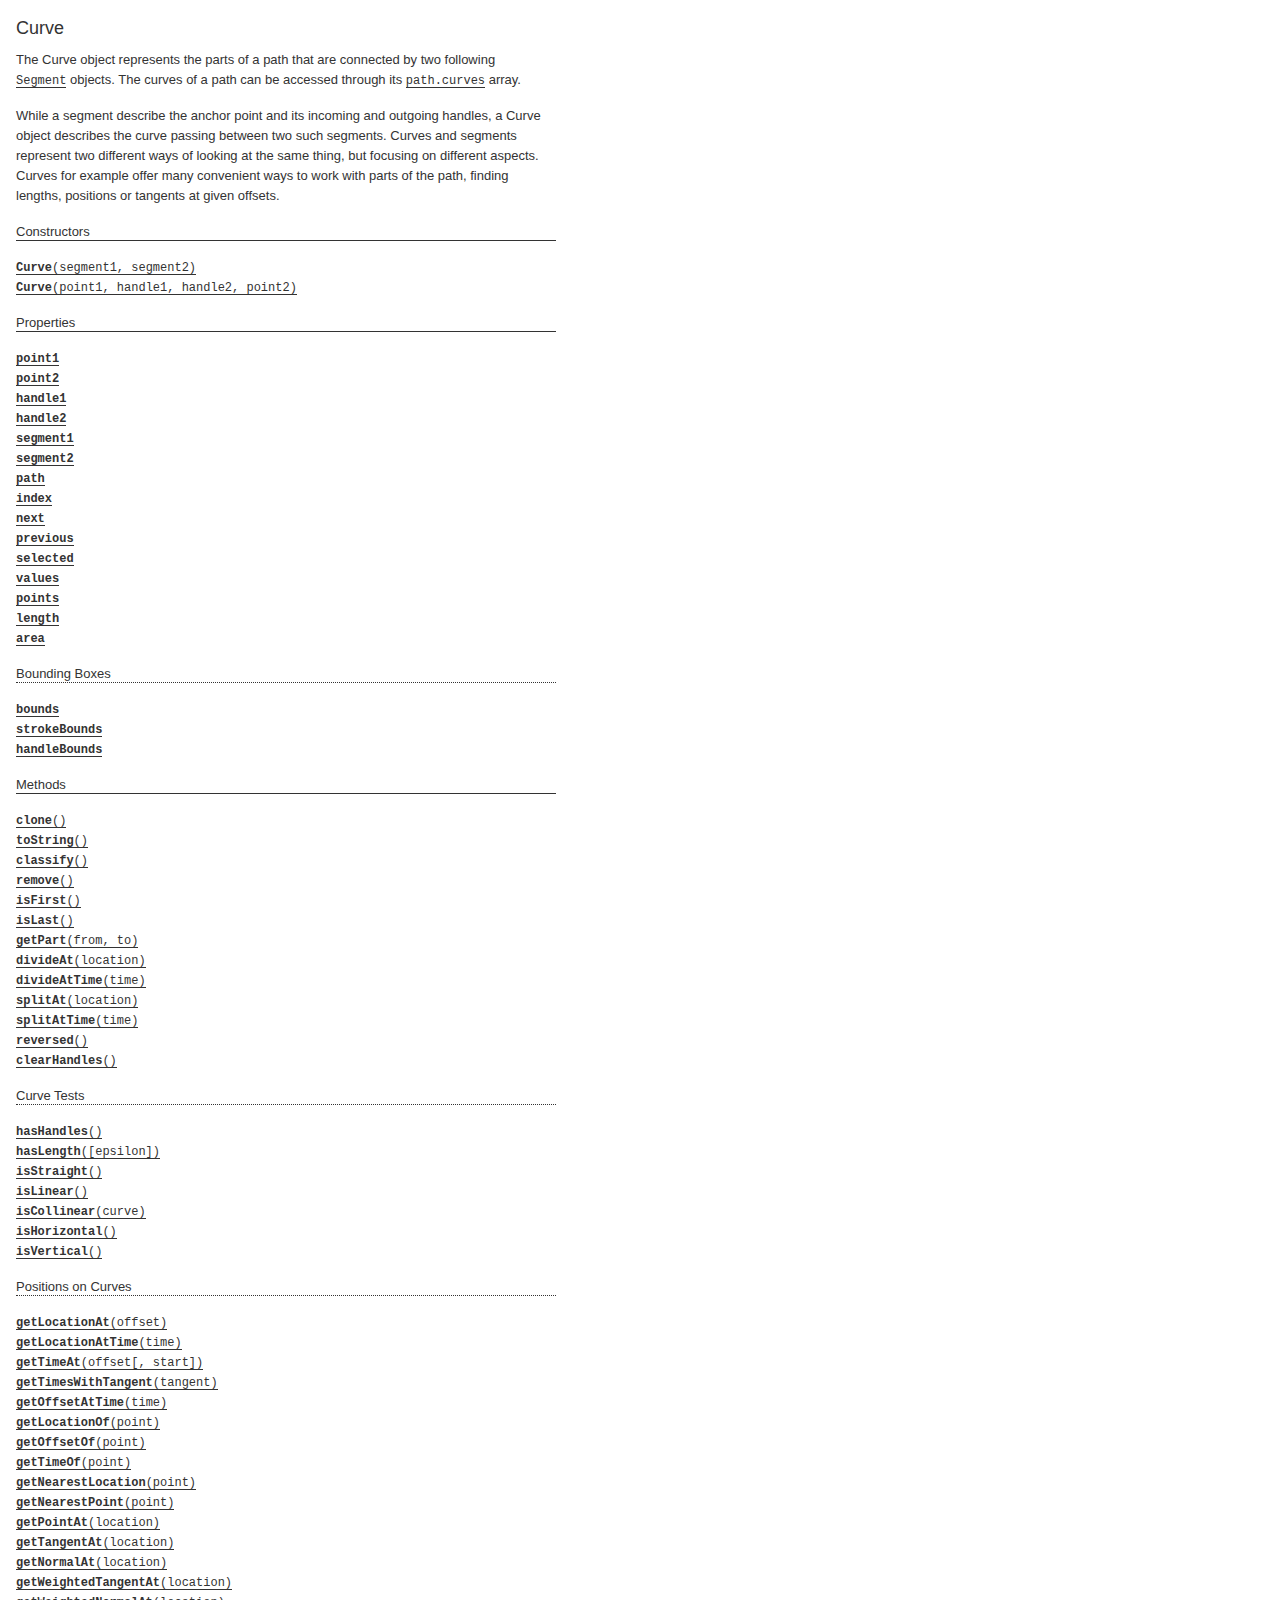
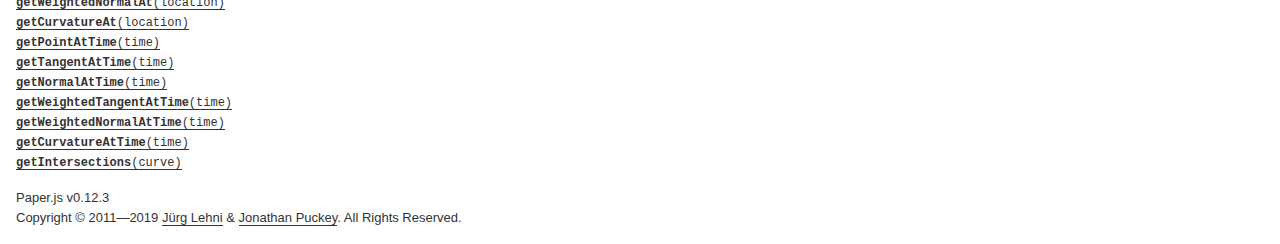
<file: PATATAP/paperjs-v0.12.3/docs/classes/Curve.html>
<!DOCTYPE html>
<html>
<head>
<meta charset="UTF-8">
<title>Curve</title>
<base target="class-frame">
<link href="../assets/css/docs.css" rel="stylesheet" type="text/css">
<script src="../assets/js/paper.js"></script>
<script src="../assets/js/jquery.js"></script>
<script src="../assets/js/codemirror.js"></script>
<script src="../assets/js/docs.js"></script>
</head>
<body>
<article class="reference"> 
<div class="reference-class">
<h1>Curve</h1>

<p>The Curve object represents the parts of a path that are connected by two following <a href="../classes/Segment.html"><tt>Segment</tt></a> objects. The curves of a path can be accessed through its <a href="../classes/Path.html#curves"><tt>path.curves</tt></a> array.</p>
<p>While a segment describe the anchor point and its incoming and outgoing handles, a Curve object describes the curve passing between two such segments. Curves and segments represent two different ways of looking at the same thing, but focusing on different aspects. Curves for example offer many convenient ways to work with parts of the path, finding lengths, positions or tangents at given offsets.</p>

</div>

<!-- =============================== constructors ========================== -->
<div class="reference-members">
	<h2>Constructors</h2>
	
		
<div id="curve-segment1-segment2" class="member">
<div class="member-link">
<a name="curve-segment1-segment2" href="#curve-segment1-segment2"><tt><b>Curve</b>(segment1, segment2)</tt></a>
</div>
<div class="member-description hidden">
<div class="member-text">
    <p>Creates a new curve object.</p>
    
    
<ul class="member-list">
	<h4>Parameters:</h4>
	
	<li>
<tt>segment1:</tt> 
<a href="../classes/Segment.html"><tt>Segment</tt></a>


</li>
	
	<li>
<tt>segment2:</tt> 
<a href="../classes/Segment.html"><tt>Segment</tt></a>


</li>
	
</ul>

    
	<ul class="member-list">
		<h4>Returns:</h4>
		
			<li>
<tt><a href="../classes/Curve.html"><tt>Curve</tt></a></tt>
</li>

		
	</ul>



    
    
</div>
</div>
</div>
	
		
<div id="curve-point1-handle1-handle2-point2" class="member">
<div class="member-link">
<a name="curve-point1-handle1-handle2-point2" href="#curve-point1-handle1-handle2-point2"><tt><b>Curve</b>(point1, handle1, handle2, point2)</tt></a>
</div>
<div class="member-description hidden">
<div class="member-text">
    <p>Creates a new curve object.</p>
    
    
<ul class="member-list">
	<h4>Parameters:</h4>
	
	<li>
<tt>point1:</tt> 
<a href="../classes/Point.html"><tt>Point</tt></a>


</li>
	
	<li>
<tt>handle1:</tt> 
<a href="../classes/Point.html"><tt>Point</tt></a>


</li>
	
	<li>
<tt>handle2:</tt> 
<a href="../classes/Point.html"><tt>Point</tt></a>


</li>
	
	<li>
<tt>point2:</tt> 
<a href="../classes/Point.html"><tt>Point</tt></a>


</li>
	
</ul>

    
	<ul class="member-list">
		<h4>Returns:</h4>
		
			<li>
<tt><a href="../classes/Curve.html"><tt>Curve</tt></a></tt>
</li>

		
	</ul>



    
    
</div>
</div>
</div>
	
</div>





<!-- ================================ properties =========================== -->
	<div class="reference-members">
		<h2>Properties</h2>
		
			
<div id="point1" class="member">
<div class="member-link">
<a name="point1" href="#point1"><tt><b>point1</b></tt></a>
</div>
<div class="member-description hidden">

<div class="member-text">
	<p>The first anchor point of the curve.</p>
	
	
	
	<ul class="member-list">
		<h4>Type:</h4>
		<li>
			<a href="../classes/Point.html"><tt>Point</tt></a>
		</li>
	</ul>
    
	
	
</div>

</div>
</div>
		
			
<div id="point2" class="member">
<div class="member-link">
<a name="point2" href="#point2"><tt><b>point2</b></tt></a>
</div>
<div class="member-description hidden">

<div class="member-text">
	<p>The second anchor point of the curve.</p>
	
	
	
	<ul class="member-list">
		<h4>Type:</h4>
		<li>
			<a href="../classes/Point.html"><tt>Point</tt></a>
		</li>
	</ul>
    
	
	
</div>

</div>
</div>
		
			
<div id="handle1" class="member">
<div class="member-link">
<a name="handle1" href="#handle1"><tt><b>handle1</b></tt></a>
</div>
<div class="member-description hidden">

<div class="member-text">
	<p>The handle point that describes the tangent in the first anchor point.</p>
	
	
	
	<ul class="member-list">
		<h4>Type:</h4>
		<li>
			<a href="../classes/Point.html"><tt>Point</tt></a>
		</li>
	</ul>
    
	
	
</div>

</div>
</div>
		
			
<div id="handle2" class="member">
<div class="member-link">
<a name="handle2" href="#handle2"><tt><b>handle2</b></tt></a>
</div>
<div class="member-description hidden">

<div class="member-text">
	<p>The handle point that describes the tangent in the second anchor point.</p>
	
	
	
	<ul class="member-list">
		<h4>Type:</h4>
		<li>
			<a href="../classes/Point.html"><tt>Point</tt></a>
		</li>
	</ul>
    
	
	
</div>

</div>
</div>
		
			
<div id="segment1" class="member">
<div class="member-link">
<a name="segment1" href="#segment1"><tt><b>segment1</b></tt></a>
</div>
<div class="member-description hidden">

<div class="member-text">
	<p>The first segment of the curve.</p>
	
		<p>Read only.</p>
	
	
	
	<ul class="member-list">
		<h4>Type:</h4>
		<li>
			<a href="../classes/Segment.html"><tt>Segment</tt></a>
		</li>
	</ul>
    
	
	
</div>

</div>
</div>
		
			
<div id="segment2" class="member">
<div class="member-link">
<a name="segment2" href="#segment2"><tt><b>segment2</b></tt></a>
</div>
<div class="member-description hidden">

<div class="member-text">
	<p>The second segment of the curve.</p>
	
		<p>Read only.</p>
	
	
	
	<ul class="member-list">
		<h4>Type:</h4>
		<li>
			<a href="../classes/Segment.html"><tt>Segment</tt></a>
		</li>
	</ul>
    
	
	
</div>

</div>
</div>
		
			
<div id="path" class="member">
<div class="member-link">
<a name="path" href="#path"><tt><b>path</b></tt></a>
</div>
<div class="member-description hidden">

<div class="member-text">
	<p>The path that the curve belongs to.</p>
	
		<p>Read only.</p>
	
	
	
	<ul class="member-list">
		<h4>Type:</h4>
		<li>
			<a href="../classes/Path.html"><tt>Path</tt></a>
		</li>
	</ul>
    
	
	
</div>

</div>
</div>
		
			
<div id="index" class="member">
<div class="member-link">
<a name="index" href="#index"><tt><b>index</b></tt></a>
</div>
<div class="member-description hidden">

<div class="member-text">
	<p>The index of the curve in the <a href="../classes/Path.html#curves"><tt>path.curves</tt></a> array.</p>
	
		<p>Read only.</p>
	
	
	
	<ul class="member-list">
		<h4>Type:</h4>
		<li>
			<tt>Number</tt>
		</li>
	</ul>
    
	
	
</div>

</div>
</div>
		
			
<div id="next" class="member">
<div class="member-link">
<a name="next" href="#next"><tt><b>next</b></tt></a>
</div>
<div class="member-description hidden">

<div class="member-text">
	<p>The next curve in the <a href="../classes/Path.html#curves"><tt>path.curves</tt></a> array that the curve belongs to.</p>
	
		<p>Read only.</p>
	
	
	
	<ul class="member-list">
		<h4>Type:</h4>
		<li>
			<a href="../classes/Curve.html"><tt>Curve</tt></a>
		</li>
	</ul>
    
	
	
</div>

</div>
</div>
		
			
<div id="previous" class="member">
<div class="member-link">
<a name="previous" href="#previous"><tt><b>previous</b></tt></a>
</div>
<div class="member-description hidden">

<div class="member-text">
	<p>The previous curve in the <a href="../classes/Path.html#curves"><tt>path.curves</tt></a> array that the curve belongs to.</p>
	
		<p>Read only.</p>
	
	
	
	<ul class="member-list">
		<h4>Type:</h4>
		<li>
			<a href="../classes/Curve.html"><tt>Curve</tt></a>
		</li>
	</ul>
    
	
	
</div>

</div>
</div>
		
			
<div id="selected" class="member">
<div class="member-link">
<a name="selected" href="#selected"><tt><b>selected</b></tt></a>
</div>
<div class="member-description hidden">

<div class="member-text">
	<p>Specifies whether the points and handles of the curve are selected.</p>
	
	
	
	<ul class="member-list">
		<h4>Type:</h4>
		<li>
			<tt>Boolean</tt>
		</li>
	</ul>
    
	
	
</div>

</div>
</div>
		
			
<div id="values-matrix" class="member">
<div class="member-link">
<a name="values-matrix" href="#values-matrix"><tt><b>values</b></tt></a>
</div>
<div class="member-description hidden">

<div class="member-text">
	<p>An array of 8 float values, describing this curve&rsquo;s geometry in four absolute x/y pairs (point1, handle1, handle2, point2). This format is used internally for efficient processing of curve geometries, e.g. when calculating intersections or bounds.</p>
<p>Note that the handles are converted to absolute coordinates.</p>
	
		<p>Read only.</p>
	
	
	
	<ul class="member-list">
		<h4>Type:</h4>
		<li>
			Array of <tt>Numbers</tt>
		</li>
	</ul>
    
	
	
</div>

</div>
</div>
		
			
<div id="points" class="member">
<div class="member-link">
<a name="points" href="#points"><tt><b>points</b></tt></a>
</div>
<div class="member-description hidden">

<div class="member-text">
	<p>An array of 4 point objects, describing this curve&rsquo;s geometry in absolute coordinates (point1, handle1, handle2, point2).</p>
<p>Note that the handles are converted to absolute coordinates.</p>
	
		<p>Read only.</p>
	
	
	
	<ul class="member-list">
		<h4>Type:</h4>
		<li>
			Array of <a href="../classes/Point.html"><tt>Point</tt></a> objects
		</li>
	</ul>
    
	
	
</div>

</div>
</div>
		
			
<div id="length" class="member">
<div class="member-link">
<a name="length" href="#length"><tt><b>length</b></tt></a>
</div>
<div class="member-description hidden">

<div class="member-text">
	<p>The approximated length of the curve.</p>
	
		<p>Read only.</p>
	
	
	
	<ul class="member-list">
		<h4>Type:</h4>
		<li>
			<tt>Number</tt>
		</li>
	</ul>
    
	
	
</div>

</div>
</div>
		
			
<div id="area" class="member">
<div class="member-link">
<a name="area" href="#area"><tt><b>area</b></tt></a>
</div>
<div class="member-description hidden">

<div class="member-text">
	<p>The area that the curve&rsquo;s geometry is covering.</p>
	
		<p>Read only.</p>
	
	
	
	<ul class="member-list">
		<h4>Type:</h4>
		<li>
			<tt>Number</tt>
		</li>
	</ul>
    
	
	
</div>

</div>
</div>
		
			
	<h3>Bounding Boxes</h3>

<div id="bounds" class="member">
<div class="member-link">
<a name="bounds" href="#bounds"><tt><b>bounds</b></tt></a>
</div>
<div class="member-description hidden">

<div class="member-text">
	<p>The bounding rectangle of the curve excluding stroke width.</p>
	
	
	
	<ul class="member-list">
		<h4>Type:</h4>
		<li>
			<a href="../classes/Rectangle.html"><tt>Rectangle</tt></a>
		</li>
	</ul>
    
	
	
</div>

</div>
</div>
		
			
<div id="strokebounds" class="member">
<div class="member-link">
<a name="strokebounds" href="#strokebounds"><tt><b>strokeBounds</b></tt></a>
</div>
<div class="member-description hidden">

<div class="member-text">
	<p>The bounding rectangle of the curve including stroke width.</p>
	
	
	
	<ul class="member-list">
		<h4>Type:</h4>
		<li>
			<a href="../classes/Rectangle.html"><tt>Rectangle</tt></a>
		</li>
	</ul>
    
	
	
</div>

</div>
</div>
		
			
<div id="handlebounds" class="member">
<div class="member-link">
<a name="handlebounds" href="#handlebounds"><tt><b>handleBounds</b></tt></a>
</div>
<div class="member-description hidden">

<div class="member-text">
	<p>The bounding rectangle of the curve including handles.</p>
	
	
	
	<ul class="member-list">
		<h4>Type:</h4>
		<li>
			<a href="../classes/Rectangle.html"><tt>Rectangle</tt></a>
		</li>
	</ul>
    
	
	
</div>

</div>
</div>
		
	</div>





<!-- ============================== methods ================================ -->
	<div class="reference-members">
		<h2>Methods</h2>
		
	
<div id="clone" class="member">
<div class="member-link">
<a name="clone" href="#clone"><tt><b>clone</b>()</tt></a>
</div>
<div class="member-description hidden">
<div class="member-text">
	<p>Returns a copy of the curve.</p>
    
	
	
	<ul class="member-list">
		<h4>Returns:</h4>
		
			<li>
<tt><a href="../classes/Curve.html"><tt>Curve</tt></a></tt>
</li>

		
	</ul>



	
	
</div>
</div>
</div>

	
<div id="tostring" class="member">
<div class="member-link">
<a name="tostring" href="#tostring"><tt><b>toString</b>()</tt></a>
</div>
<div class="member-description hidden">
<div class="member-text">
	
    
	
	
	<ul class="member-list">
		<h4>Returns:</h4>
		
			<li>
<tt><tt>String</tt></tt>&nbsp;&mdash;&nbsp;a string representation of the curve
</li>

		
	</ul>



	
	
</div>
</div>
</div>

	
<div id="classify" class="member">
<div class="member-link">
<a name="classify" href="#classify"><tt><b>classify</b>()</tt></a>
</div>
<div class="member-description hidden">
<div class="member-text">
	<p>Determines the type of cubic Bézier curve via discriminant classification, as well as the curve-time parameters of the associated points of inflection, loops, cusps, etc.</p>
    
	
	
	<ul class="member-list">
		<h4>Returns:</h4>
		
			<li>
<tt><tt>Object</tt></tt>&nbsp;&mdash;&nbsp;the curve classification information as an object, see  options
</li>

		
	</ul>

<ul class="member-list">
<li><tt>info.type: <tt>String</tt></tt> &mdash; the type of Bézier curve, possible values are:  <tt>&lsquo;line&rsquo;</tt>, <tt>&lsquo;quadratic&rsquo;</tt>, <tt>&lsquo;serpentine&rsquo;</tt>, <tt>&lsquo;cusp&rsquo;</tt>, <tt>&lsquo;loop&rsquo;</tt>, <tt>&lsquo;arch&rsquo;</tt></li>
<li><tt>info.roots: Array of <tt>Numbers</tt></tt> &mdash; the curve-time parameters of the  associated points of inflection for serpentine curves, loops, cusps,  etc</li>
</ul>

	
	
</div>
</div>
</div>

	
<div id="remove" class="member">
<div class="member-link">
<a name="remove" href="#remove"><tt><b>remove</b>()</tt></a>
</div>
<div class="member-description hidden">
<div class="member-text">
	<p>Removes the curve from the path that it belongs to, by removing its second segment and merging its handle with the first segment.</p>
    
	
	
	<ul class="member-list">
		<h4>Returns:</h4>
		
			<li>
<tt><tt>Boolean</tt></tt>&nbsp;&mdash;&nbsp;<tt>true</tt> if the curve was removed, <tt>false</tt> otherwise
</li>

		
	</ul>



	
	
</div>
</div>
</div>

	
<div id="isfirst" class="member">
<div class="member-link">
<a name="isfirst" href="#isfirst"><tt><b>isFirst</b>()</tt></a>
</div>
<div class="member-description hidden">
<div class="member-text">
	<p>Checks if the this is the first curve in the <a href="../classes/Path.html#curves"><tt>path.curves</tt></a> array.</p>
    
	
	
	<ul class="member-list">
		<h4>Returns:</h4>
		
			<li>
<tt><tt>Boolean</tt></tt>&nbsp;&mdash;&nbsp;<tt>true</tt> if this is the first curve, <tt>false</tt> otherwise
</li>

		
	</ul>



	
	
</div>
</div>
</div>

	
<div id="islast" class="member">
<div class="member-link">
<a name="islast" href="#islast"><tt><b>isLast</b>()</tt></a>
</div>
<div class="member-description hidden">
<div class="member-text">
	<p>Checks if the this is the last curve in the <a href="../classes/Path.html#curves"><tt>path.curves</tt></a> array.</p>
    
	
	
	<ul class="member-list">
		<h4>Returns:</h4>
		
			<li>
<tt><tt>Boolean</tt></tt>&nbsp;&mdash;&nbsp;<tt>true</tt> if this is the last curve, <tt>false</tt> otherwise
</li>

		
	</ul>



	
	
</div>
</div>
</div>

	
<div id="getpart-from-to" class="member">
<div class="member-link">
<a name="getpart-from-to" href="#getpart-from-to"><tt><b>getPart</b>(from, to)</tt></a>
</div>
<div class="member-description hidden">
<div class="member-text">
	<p>Creates a new curve as a sub-curve from this curve, its range defined by the given curve-time parameters. If <code>from</code> is larger than <code>to</code>, then the resulting curve will have its direction reversed.</p>
    
	
<ul class="member-list">
	<h4>Parameters:</h4>
	
	<li>
<tt>from:</tt> 
<tt>Number</tt>
&mdash;&nbsp;the curve-time parameter at which the sub-curve starts

</li>
	
	<li>
<tt>to:</tt> 
<tt>Number</tt>
&mdash;&nbsp;the curve-time parameter at which the sub-curve ends

</li>
	
</ul>

	
	<ul class="member-list">
		<h4>Returns:</h4>
		
			<li>
<tt><a href="../classes/Curve.html"><tt>Curve</tt></a></tt>&nbsp;&mdash;&nbsp;the newly create sub-curve
</li>

		
	</ul>



	
	
</div>
</div>
</div>

	
<div id="divideat-location" class="member">
<div class="member-link">
<a name="divideat-location" href="#divideat-location"><tt><b>divideAt</b>(location)</tt></a>
</div>
<div class="member-description hidden">
<div class="member-text">
	<p>Divides the curve into two curves at the given offset or location. The curve itself is modified and becomes the first part, the second part is returned as a new curve. If the curve belongs to a path item, a new segment is inserted into the path at the given location, and the second part becomes a part of the path as well.</p>
    
	
<ul class="member-list">
	<h4>Parameters:</h4>
	
	<li>
<tt>location:</tt> 
<tt>Number</tt>⟋<a href="../classes/CurveLocation.html"><tt>CurveLocation</tt></a>
&mdash;&nbsp;the offset or location on the  curve at which to divide

</li>
	
</ul>

	
	<ul class="member-list">
		<h4>Returns:</h4>
		
			<li>
<tt><a href="../classes/Curve.html"><tt>Curve</tt></a></tt>&nbsp;&mdash;&nbsp;the second part of the divided curve if the location is  valid, {code null} otherwise
</li>

		
	</ul>



	
	<ul class="member-list">
		<h4>See also:</h4>
		
			<li><tt><a href="../classes/Curve.html#divideattime-time"><tt>divideAtTime(time)</tt></a></tt></li>
		
	</ul>

	
</div>
</div>
</div>

	
<div id="divideattime-time" class="member">
<div class="member-link">
<a name="divideattime-time" href="#divideattime-time"><tt><b>divideAtTime</b>(time)</tt></a>
</div>
<div class="member-description hidden">
<div class="member-text">
	<p>Divides the curve into two curves at the given curve-time parameter. The curve itself is modified and becomes the first part, the second part is returned as a new curve. If the modified curve belongs to a path item, the second part is also added to the path.</p>
    
	
<ul class="member-list">
	<h4>Parameters:</h4>
	
	<li>
<tt>time:</tt> 
<tt>Number</tt>
&mdash;&nbsp;the curve-time parameter on the curve at which to  divide

</li>
	
</ul>

	
	<ul class="member-list">
		<h4>Returns:</h4>
		
			<li>
<tt><a href="../classes/Curve.html"><tt>Curve</tt></a></tt>&nbsp;&mdash;&nbsp;the second part of the divided curve, if the offset is  within the valid range, {code null} otherwise.
</li>

		
	</ul>



	
	<ul class="member-list">
		<h4>See also:</h4>
		
			<li><tt><a href="../classes/Curve.html#divideat-offset"><tt>divideAt(offset)</tt></a></tt></li>
		
	</ul>

	
</div>
</div>
</div>

	
<div id="splitat-location" class="member">
<div class="member-link">
<a name="splitat-location" href="#splitat-location"><tt><b>splitAt</b>(location)</tt></a>
</div>
<div class="member-description hidden">
<div class="member-text">
	<p>Splits the path this curve belongs to at the given offset. After splitting, the path will be open. If the path was open already, splitting will result in two paths.</p>
    
	
<ul class="member-list">
	<h4>Parameters:</h4>
	
	<li>
<tt>location:</tt> 
<tt>Number</tt>⟋<a href="../classes/CurveLocation.html"><tt>CurveLocation</tt></a>
&mdash;&nbsp;the offset or location on the  curve at which to split

</li>
	
</ul>

	
	<ul class="member-list">
		<h4>Returns:</h4>
		
			<li>
<tt><a href="../classes/Path.html"><tt>Path</tt></a></tt>&nbsp;&mdash;&nbsp;the newly created path after splitting, if any
</li>

		
	</ul>



	
	<ul class="member-list">
		<h4>See also:</h4>
		
			<li><tt><a href="../classes/Path.html#splitat-offset"><tt>path.splitAt(offset)</tt></a></tt></li>
		
	</ul>

	
</div>
</div>
</div>

	
<div id="splitattime-time" class="member">
<div class="member-link">
<a name="splitattime-time" href="#splitattime-time"><tt><b>splitAtTime</b>(time)</tt></a>
</div>
<div class="member-description hidden">
<div class="member-text">
	<p>Splits the path this curve belongs to at the given offset. After splitting, the path will be open. If the path was open already, splitting will result in two paths.</p>
    
	
<ul class="member-list">
	<h4>Parameters:</h4>
	
	<li>
<tt>time:</tt> 
<tt>Number</tt>
&mdash;&nbsp;the curve-time parameter on the curve at which to  split

</li>
	
</ul>

	
	<ul class="member-list">
		<h4>Returns:</h4>
		
			<li>
<tt><a href="../classes/Path.html"><tt>Path</tt></a></tt>&nbsp;&mdash;&nbsp;the newly created path after splitting, if any
</li>

		
	</ul>



	
	<ul class="member-list">
		<h4>See also:</h4>
		
			<li><tt><a href="../classes/Path.html#splitat-offset"><tt>path.splitAt(offset)</tt></a></tt></li>
		
	</ul>

	
</div>
</div>
</div>

	
<div id="reversed" class="member">
<div class="member-link">
<a name="reversed" href="#reversed"><tt><b>reversed</b>()</tt></a>
</div>
<div class="member-description hidden">
<div class="member-text">
	<p>Returns a reversed version of the curve, without modifying the curve itself.</p>
    
	
	
	<ul class="member-list">
		<h4>Returns:</h4>
		
			<li>
<tt><a href="../classes/Curve.html"><tt>Curve</tt></a></tt>&nbsp;&mdash;&nbsp;a reversed version of the curve
</li>

		
	</ul>



	
	
</div>
</div>
</div>

	
<div id="clearhandles" class="member">
<div class="member-link">
<a name="clearhandles" href="#clearhandles"><tt><b>clearHandles</b>()</tt></a>
</div>
<div class="member-description hidden">
<div class="member-text">
	<p>Clears the curve&rsquo;s handles by setting their coordinates to zero, turning the curve into a straight line.</p>
    
	
	


	
	
</div>
</div>
</div>

	
<h3>Curve Tests</h3>

<div id="hashandles" class="member">
<div class="member-link">
<a name="hashandles" href="#hashandles"><tt><b>hasHandles</b>()</tt></a>
</div>
<div class="member-description hidden">
<div class="member-text">
	<p>Checks if this curve has any curve handles set.</p>
    
	
	
	<ul class="member-list">
		<h4>Returns:</h4>
		
			<li>
<tt><tt>Boolean</tt></tt>&nbsp;&mdash;&nbsp;<tt>true</tt> if the curve has handles set, <tt>false</tt> otherwise
</li>

		
	</ul>



	
	<ul class="member-list">
		<h4>See also:</h4>
		
			<li><tt><a href="../classes/Curve.html#handle1"><tt>curve.handle1</tt></a></tt></li>
		
			<li><tt><a href="../classes/Curve.html#handle2"><tt>curve.handle2</tt></a></tt></li>
		
			<li><tt><a href="../classes/Segment.html#hashandles"><tt>segment.hasHandles</tt></a>()</tt></li>
		
			<li><tt><a href="../classes/Path.html#hashandles"><tt>path.hasHandles</tt></a>()</tt></li>
		
	</ul>

	
</div>
</div>
</div>

	
<div id="haslength" class="member">
<div class="member-link">
<a name="haslength" href="#haslength"><tt><b>hasLength</b>([epsilon])</tt></a>
</div>
<div class="member-description hidden">
<div class="member-text">
	<p>Checks if this curve has any length.</p>
    
	
<ul class="member-list">
	<h4>Parameters:</h4>
	
	<li>
<tt>epsilon:</tt> 
<tt>Number</tt>
&mdash;&nbsp;the epsilon against which to compare the  curve&rsquo;s length
&mdash;&nbsp;optional, default: <tt>0</tt>
</li>
	
</ul>

	
	<ul class="member-list">
		<h4>Returns:</h4>
		
			<li>
<tt><tt>Boolean</tt></tt>&nbsp;&mdash;&nbsp;<tt>true</tt> if the curve is longer than the given epsilon, <tt>false</tt> otherwise
</li>

		
	</ul>



	
	
</div>
</div>
</div>

	
<div id="isstraight" class="member">
<div class="member-link">
<a name="isstraight" href="#isstraight"><tt><b>isStraight</b>()</tt></a>
</div>
<div class="member-description hidden">
<div class="member-text">
	<p>Checks if this curve appears as a straight line. This can mean that it has no handles defined, or that the handles run collinear with the line that connects the curve&rsquo;s start and end point, not falling outside of the line.</p>
    
	
	
	<ul class="member-list">
		<h4>Returns:</h4>
		
			<li>
<tt><tt>Boolean</tt></tt>&nbsp;&mdash;&nbsp;<tt>true</tt> if the curve is straight, <tt>false</tt> otherwise
</li>

		
	</ul>



	
	
</div>
</div>
</div>

	
<div id="islinear" class="member">
<div class="member-link">
<a name="islinear" href="#islinear"><tt><b>isLinear</b>()</tt></a>
</div>
<div class="member-description hidden">
<div class="member-text">
	<p>Checks if this curve is parametrically linear, meaning that it is straight and its handles are positioned at 1/3 and 2/3 of the total length of the curve.</p>
    
	
	
	<ul class="member-list">
		<h4>Returns:</h4>
		
			<li>
<tt><tt>Boolean</tt></tt>&nbsp;&mdash;&nbsp;<tt>true</tt> if the curve is parametrically linear, <tt>false</tt> otherwise
</li>

		
	</ul>



	
	
</div>
</div>
</div>

	
<div id="iscollinear-curve" class="member">
<div class="member-link">
<a name="iscollinear-curve" href="#iscollinear-curve"><tt><b>isCollinear</b>(curve)</tt></a>
</div>
<div class="member-description hidden">
<div class="member-text">
	<p>Checks if the the two curves describe straight lines that are collinear, meaning they run in parallel.</p>
    
	
<ul class="member-list">
	<h4>Parameters:</h4>
	
	<li>
<tt>curve:</tt> 
<a href="../classes/Curve.html"><tt>Curve</tt></a>
&mdash;&nbsp;the other curve to check against

</li>
	
</ul>

	
	<ul class="member-list">
		<h4>Returns:</h4>
		
			<li>
<tt><tt>Boolean</tt></tt>&nbsp;&mdash;&nbsp;<tt>true</tt> if the two lines are collinear, <tt>false</tt> otherwise
</li>

		
	</ul>



	
	
</div>
</div>
</div>

	
<div id="ishorizontal" class="member">
<div class="member-link">
<a name="ishorizontal" href="#ishorizontal"><tt><b>isHorizontal</b>()</tt></a>
</div>
<div class="member-description hidden">
<div class="member-text">
	<p>Checks if the curve is a straight horizontal line.</p>
    
	
	
	<ul class="member-list">
		<h4>Returns:</h4>
		
			<li>
<tt><tt>Boolean</tt></tt>&nbsp;&mdash;&nbsp;<tt>true</tt> if the line is horizontal, <tt>false</tt> otherwise
</li>

		
	</ul>



	
	
</div>
</div>
</div>

	
<div id="isvertical" class="member">
<div class="member-link">
<a name="isvertical" href="#isvertical"><tt><b>isVertical</b>()</tt></a>
</div>
<div class="member-description hidden">
<div class="member-text">
	<p>Checks if the curve is a straight vertical line.</p>
    
	
	
	<ul class="member-list">
		<h4>Returns:</h4>
		
			<li>
<tt><tt>Boolean</tt></tt>&nbsp;&mdash;&nbsp;<tt>true</tt> if the line is vertical, <tt>false</tt> otherwise
</li>

		
	</ul>



	
	
</div>
</div>
</div>

	
<h3>Positions on Curves</h3>

<div id="getlocationat-offset" class="member">
<div class="member-link">
<a name="getlocationat-offset" href="#getlocationat-offset"><tt><b>getLocationAt</b>(offset)</tt></a>
</div>
<div class="member-description hidden">
<div class="member-text">
	<p>Calculates the curve location at the specified offset on the curve.</p>
    
	
<ul class="member-list">
	<h4>Parameters:</h4>
	
	<li>
<tt>offset:</tt> 
<tt>Number</tt>
&mdash;&nbsp;the offset on the curve

</li>
	
</ul>

	
	<ul class="member-list">
		<h4>Returns:</h4>
		
			<li>
<tt><a href="../classes/CurveLocation.html"><tt>CurveLocation</tt></a></tt>&nbsp;&mdash;&nbsp;the curve location at the specified the offset
</li>

		
	</ul>



	
	
</div>
</div>
</div>

	
<div id="getlocationattime-time" class="member">
<div class="member-link">
<a name="getlocationattime-time" href="#getlocationattime-time"><tt><b>getLocationAtTime</b>(time)</tt></a>
</div>
<div class="member-description hidden">
<div class="member-text">
	<p>Calculates the curve location at the specified curve-time parameter on the curve.</p>
    
	
<ul class="member-list">
	<h4>Parameters:</h4>
	
	<li>
<tt>time:</tt> 
<tt>Number</tt>
&mdash;&nbsp;the curve-time parameter on the curve

</li>
	
</ul>

	
	<ul class="member-list">
		<h4>Returns:</h4>
		
			<li>
<tt><a href="../classes/CurveLocation.html"><tt>CurveLocation</tt></a></tt>&nbsp;&mdash;&nbsp;the curve location at the specified the location
</li>

		
	</ul>



	
	
</div>
</div>
</div>

	
<div id="gettimeat-offset" class="member">
<div class="member-link">
<a name="gettimeat-offset" href="#gettimeat-offset"><tt><b>getTimeAt</b>(offset[, start])</tt></a>
</div>
<div class="member-description hidden">
<div class="member-text">
	<p>Calculates the curve-time parameter of the specified offset on the path, relative to the provided start parameter. If offset is a negative value, the parameter is searched to the left of the start parameter. If no start parameter is provided, a default of <code>0</code> for positive values of <code>offset</code> and <code>1</code> for negative values of <code>offset</code>.</p>
    
	
<ul class="member-list">
	<h4>Parameters:</h4>
	
	<li>
<tt>offset:</tt> 
<tt>Number</tt>
&mdash;&nbsp;the offset at which to find the curve-time, in  curve length units

</li>
	
	<li>
<tt>start:</tt> 
<tt>Number</tt>
&mdash;&nbsp;the curve-time in relation to which the offset is  determined
&mdash;&nbsp;optional
</li>
	
</ul>

	
	<ul class="member-list">
		<h4>Returns:</h4>
		
			<li>
<tt><tt>Number</tt></tt>&nbsp;&mdash;&nbsp;the curve-time parameter at the specified location
</li>

		
	</ul>



	
	
</div>
</div>
</div>

	
<div id="gettimeswithtangent-tangent" class="member">
<div class="member-link">
<a name="gettimeswithtangent-tangent" href="#gettimeswithtangent-tangent"><tt><b>getTimesWithTangent</b>(tangent)</tt></a>
</div>
<div class="member-description hidden">
<div class="member-text">
	<p>Calculates the curve-time parameters where the curve is tangential to provided tangent. Note that tangents at the start or end are included.</p>
    
	
<ul class="member-list">
	<h4>Parameters:</h4>
	
	<li>
<tt>tangent:</tt> 
<a href="../classes/Point.html"><tt>Point</tt></a>
&mdash;&nbsp;the tangent to which the curve must be tangential

</li>
	
</ul>

	
	<ul class="member-list">
		<h4>Returns:</h4>
		
			<li>
<tt>Array of <tt>Numbers</tt></tt>&nbsp;&mdash;&nbsp;at most two curve-time parameters, where the curve is tangential to the given tangent
</li>

		
	</ul>



	
	
</div>
</div>
</div>

	
<div id="getoffsetattime-time" class="member">
<div class="member-link">
<a name="getoffsetattime-time" href="#getoffsetattime-time"><tt><b>getOffsetAtTime</b>(time)</tt></a>
</div>
<div class="member-description hidden">
<div class="member-text">
	<p>Calculates the curve offset at the specified curve-time parameter on the curve.</p>
    
	
<ul class="member-list">
	<h4>Parameters:</h4>
	
	<li>
<tt>time:</tt> 
<tt>Number</tt>
&mdash;&nbsp;the curve-time parameter on the curve

</li>
	
</ul>

	
	<ul class="member-list">
		<h4>Returns:</h4>
		
			<li>
<tt><tt>Number</tt></tt>&nbsp;&mdash;&nbsp;the curve offset at the specified the location
</li>

		
	</ul>



	
	
</div>
</div>
</div>

	
<div id="getlocationof-point" class="member">
<div class="member-link">
<a name="getlocationof-point" href="#getlocationof-point"><tt><b>getLocationOf</b>(point)</tt></a>
</div>
<div class="member-description hidden">
<div class="member-text">
	<p>Returns the curve location of the specified point if it lies on the curve, <code>null</code> otherwise.</p>
    
	
<ul class="member-list">
	<h4>Parameters:</h4>
	
	<li>
<tt>point:</tt> 
<a href="../classes/Point.html"><tt>Point</tt></a>
&mdash;&nbsp;the point on the curve

</li>
	
</ul>

	
	<ul class="member-list">
		<h4>Returns:</h4>
		
			<li>
<tt><a href="../classes/CurveLocation.html"><tt>CurveLocation</tt></a></tt>&nbsp;&mdash;&nbsp;the curve location of the specified point
</li>

		
	</ul>



	
	
</div>
</div>
</div>

	
<div id="getoffsetof-point" class="member">
<div class="member-link">
<a name="getoffsetof-point" href="#getoffsetof-point"><tt><b>getOffsetOf</b>(point)</tt></a>
</div>
<div class="member-description hidden">
<div class="member-text">
	<p>Returns the length of the path from its beginning up to up to the specified point if it lies on the path, <code>null</code> otherwise.</p>
    
	
<ul class="member-list">
	<h4>Parameters:</h4>
	
	<li>
<tt>point:</tt> 
<a href="../classes/Point.html"><tt>Point</tt></a>
&mdash;&nbsp;the point on the path

</li>
	
</ul>

	
	<ul class="member-list">
		<h4>Returns:</h4>
		
			<li>
<tt><tt>Number</tt></tt>&nbsp;&mdash;&nbsp;the length of the path up to the specified point
</li>

		
	</ul>



	
	
</div>
</div>
</div>

	
<div id="gettimeof-point" class="member">
<div class="member-link">
<a name="gettimeof-point" href="#gettimeof-point"><tt><b>getTimeOf</b>(point)</tt></a>
</div>
<div class="member-description hidden">
<div class="member-text">
	<p>Returns the curve-time parameter of the specified point if it lies on the curve, <code>null</code> otherwise. Note that if there is more than one possible solution in a self-intersecting curve, the first found result is returned.</p>
    
	
<ul class="member-list">
	<h4>Parameters:</h4>
	
	<li>
<tt>point:</tt> 
<a href="../classes/Point.html"><tt>Point</tt></a>
&mdash;&nbsp;the point on the curve

</li>
	
</ul>

	
	<ul class="member-list">
		<h4>Returns:</h4>
		
			<li>
<tt><tt>Number</tt></tt>&nbsp;&mdash;&nbsp;the curve-time parameter of the specified point
</li>

		
	</ul>



	
	
</div>
</div>
</div>

	
<div id="getnearestlocation-point" class="member">
<div class="member-link">
<a name="getnearestlocation-point" href="#getnearestlocation-point"><tt><b>getNearestLocation</b>(point)</tt></a>
</div>
<div class="member-description hidden">
<div class="member-text">
	<p>Returns the nearest location on the curve to the specified point.</p>
    
	
<ul class="member-list">
	<h4>Parameters:</h4>
	
	<li>
<tt>point:</tt> 
<a href="../classes/Point.html"><tt>Point</tt></a>
&mdash;&nbsp;the point for which we search the nearest location

</li>
	
</ul>

	
	<ul class="member-list">
		<h4>Returns:</h4>
		
			<li>
<tt><a href="../classes/CurveLocation.html"><tt>CurveLocation</tt></a></tt>&nbsp;&mdash;&nbsp;the location on the curve that&rsquo;s the closest to the specified point
</li>

		
	</ul>



	
	
</div>
</div>
</div>

	
<div id="getnearestpoint-point" class="member">
<div class="member-link">
<a name="getnearestpoint-point" href="#getnearestpoint-point"><tt><b>getNearestPoint</b>(point)</tt></a>
</div>
<div class="member-description hidden">
<div class="member-text">
	<p>Returns the nearest point on the curve to the specified point.</p>
    
	
<ul class="member-list">
	<h4>Parameters:</h4>
	
	<li>
<tt>point:</tt> 
<a href="../classes/Point.html"><tt>Point</tt></a>
&mdash;&nbsp;the point for which we search the nearest point

</li>
	
</ul>

	
	<ul class="member-list">
		<h4>Returns:</h4>
		
			<li>
<tt><a href="../classes/Point.html"><tt>Point</tt></a></tt>&nbsp;&mdash;&nbsp;the point on the curve that&rsquo;s the closest to the specified point
</li>

		
	</ul>



	
	
</div>
</div>
</div>

	
<div id="getpointat-location" class="member">
<div class="member-link">
<a name="getpointat-location" href="#getpointat-location"><tt><b>getPointAt</b>(location)</tt></a>
</div>
<div class="member-description hidden">
<div class="member-text">
	<p>Calculates the point on the curve at the given location.</p>
    
	
<ul class="member-list">
	<h4>Parameters:</h4>
	
	<li>
<tt>location:</tt> 
<tt>Number</tt>⟋<a href="../classes/CurveLocation.html"><tt>CurveLocation</tt></a>
&mdash;&nbsp;the offset or location on the  curve

</li>
	
</ul>

	
	<ul class="member-list">
		<h4>Returns:</h4>
		
			<li>
<tt><a href="../classes/Point.html"><tt>Point</tt></a></tt>&nbsp;&mdash;&nbsp;the point on the curve at the given location
</li>

		
	</ul>



	
	
</div>
</div>
</div>

	
<div id="gettangentat-location" class="member">
<div class="member-link">
<a name="gettangentat-location" href="#gettangentat-location"><tt><b>getTangentAt</b>(location)</tt></a>
</div>
<div class="member-description hidden">
<div class="member-text">
	<p>Calculates the normalized tangent vector of the curve at the given location.</p>
    
	
<ul class="member-list">
	<h4>Parameters:</h4>
	
	<li>
<tt>location:</tt> 
<tt>Number</tt>⟋<a href="../classes/CurveLocation.html"><tt>CurveLocation</tt></a>
&mdash;&nbsp;the offset or location on the  curve

</li>
	
</ul>

	
	<ul class="member-list">
		<h4>Returns:</h4>
		
			<li>
<tt><a href="../classes/Point.html"><tt>Point</tt></a></tt>&nbsp;&mdash;&nbsp;the normalized tangent of the curve at the given location
</li>

		
	</ul>



	
	
</div>
</div>
</div>

	
<div id="getnormalat-location" class="member">
<div class="member-link">
<a name="getnormalat-location" href="#getnormalat-location"><tt><b>getNormalAt</b>(location)</tt></a>
</div>
<div class="member-description hidden">
<div class="member-text">
	<p>Calculates the normal vector of the curve at the given location.</p>
    
	
<ul class="member-list">
	<h4>Parameters:</h4>
	
	<li>
<tt>location:</tt> 
<tt>Number</tt>⟋<a href="../classes/CurveLocation.html"><tt>CurveLocation</tt></a>
&mdash;&nbsp;the offset or location on the  curve

</li>
	
</ul>

	
	<ul class="member-list">
		<h4>Returns:</h4>
		
			<li>
<tt><a href="../classes/Point.html"><tt>Point</tt></a></tt>&nbsp;&mdash;&nbsp;the normal of the curve at the given location
</li>

		
	</ul>



	
	
</div>
</div>
</div>

	
<div id="getweightedtangentat-location" class="member">
<div class="member-link">
<a name="getweightedtangentat-location" href="#getweightedtangentat-location"><tt><b>getWeightedTangentAt</b>(location)</tt></a>
</div>
<div class="member-description hidden">
<div class="member-text">
	<p>Calculates the weighted tangent vector of the curve at the given location, its length reflecting the curve velocity at that location.</p>
    
	
<ul class="member-list">
	<h4>Parameters:</h4>
	
	<li>
<tt>location:</tt> 
<tt>Number</tt>⟋<a href="../classes/CurveLocation.html"><tt>CurveLocation</tt></a>
&mdash;&nbsp;the offset or location on the  curve

</li>
	
</ul>

	
	<ul class="member-list">
		<h4>Returns:</h4>
		
			<li>
<tt><a href="../classes/Point.html"><tt>Point</tt></a></tt>&nbsp;&mdash;&nbsp;the weighted tangent of the curve at the given location
</li>

		
	</ul>



	
	
</div>
</div>
</div>

	
<div id="getweightednormalat-location" class="member">
<div class="member-link">
<a name="getweightednormalat-location" href="#getweightednormalat-location"><tt><b>getWeightedNormalAt</b>(location)</tt></a>
</div>
<div class="member-description hidden">
<div class="member-text">
	<p>Calculates the weighted normal vector of the curve at the given location, its length reflecting the curve velocity at that location.</p>
    
	
<ul class="member-list">
	<h4>Parameters:</h4>
	
	<li>
<tt>location:</tt> 
<tt>Number</tt>⟋<a href="../classes/CurveLocation.html"><tt>CurveLocation</tt></a>
&mdash;&nbsp;the offset or location on the  curve

</li>
	
</ul>

	
	<ul class="member-list">
		<h4>Returns:</h4>
		
			<li>
<tt><a href="../classes/Point.html"><tt>Point</tt></a></tt>&nbsp;&mdash;&nbsp;the weighted normal of the curve at the given location
</li>

		
	</ul>



	
	
</div>
</div>
</div>

	
<div id="getcurvatureat-location" class="member">
<div class="member-link">
<a name="getcurvatureat-location" href="#getcurvatureat-location"><tt><b>getCurvatureAt</b>(location)</tt></a>
</div>
<div class="member-description hidden">
<div class="member-text">
	<p>Calculates the curvature of the curve at the given location. Curvatures indicate how sharply a curve changes direction. A straight line has zero curvature, where as a circle has a constant curvature. The curve&rsquo;s radius at the given location is the reciprocal value of its curvature.</p>
    
	
<ul class="member-list">
	<h4>Parameters:</h4>
	
	<li>
<tt>location:</tt> 
<tt>Number</tt>⟋<a href="../classes/CurveLocation.html"><tt>CurveLocation</tt></a>
&mdash;&nbsp;the offset or location on the  curve

</li>
	
</ul>

	
	<ul class="member-list">
		<h4>Returns:</h4>
		
			<li>
<tt><tt>Number</tt></tt>&nbsp;&mdash;&nbsp;the curvature of the curve at the given location
</li>

		
	</ul>



	
	
</div>
</div>
</div>

	
<div id="getpointattime-time" class="member">
<div class="member-link">
<a name="getpointattime-time" href="#getpointattime-time"><tt><b>getPointAtTime</b>(time)</tt></a>
</div>
<div class="member-description hidden">
<div class="member-text">
	<p>Calculates the point on the curve at the given location.</p>
    
	
<ul class="member-list">
	<h4>Parameters:</h4>
	
	<li>
<tt>time:</tt> 
<tt>Number</tt>
&mdash;&nbsp;the curve-time parameter on the curve

</li>
	
</ul>

	
	<ul class="member-list">
		<h4>Returns:</h4>
		
			<li>
<tt><a href="../classes/Point.html"><tt>Point</tt></a></tt>&nbsp;&mdash;&nbsp;the point on the curve at the given location
</li>

		
	</ul>



	
	
</div>
</div>
</div>

	
<div id="gettangentattime-time" class="member">
<div class="member-link">
<a name="gettangentattime-time" href="#gettangentattime-time"><tt><b>getTangentAtTime</b>(time)</tt></a>
</div>
<div class="member-description hidden">
<div class="member-text">
	<p>Calculates the normalized tangent vector of the curve at the given location.</p>
    
	
<ul class="member-list">
	<h4>Parameters:</h4>
	
	<li>
<tt>time:</tt> 
<tt>Number</tt>
&mdash;&nbsp;the curve-time parameter on the curve

</li>
	
</ul>

	
	<ul class="member-list">
		<h4>Returns:</h4>
		
			<li>
<tt><a href="../classes/Point.html"><tt>Point</tt></a></tt>&nbsp;&mdash;&nbsp;the normalized tangent of the curve at the given location
</li>

		
	</ul>



	
	
</div>
</div>
</div>

	
<div id="getnormalattime-time" class="member">
<div class="member-link">
<a name="getnormalattime-time" href="#getnormalattime-time"><tt><b>getNormalAtTime</b>(time)</tt></a>
</div>
<div class="member-description hidden">
<div class="member-text">
	<p>Calculates the normal vector of the curve at the given location.</p>
    
	
<ul class="member-list">
	<h4>Parameters:</h4>
	
	<li>
<tt>time:</tt> 
<tt>Number</tt>
&mdash;&nbsp;the curve-time parameter on the curve

</li>
	
</ul>

	
	<ul class="member-list">
		<h4>Returns:</h4>
		
			<li>
<tt><a href="../classes/Point.html"><tt>Point</tt></a></tt>&nbsp;&mdash;&nbsp;the normal of the curve at the given location
</li>

		
	</ul>



	
	
</div>
</div>
</div>

	
<div id="getweightedtangentattime-time" class="member">
<div class="member-link">
<a name="getweightedtangentattime-time" href="#getweightedtangentattime-time"><tt><b>getWeightedTangentAtTime</b>(time)</tt></a>
</div>
<div class="member-description hidden">
<div class="member-text">
	<p>Calculates the weighted tangent vector of the curve at the given location, its length reflecting the curve velocity at that location.</p>
    
	
<ul class="member-list">
	<h4>Parameters:</h4>
	
	<li>
<tt>time:</tt> 
<tt>Number</tt>
&mdash;&nbsp;the curve-time parameter on the curve

</li>
	
</ul>

	
	<ul class="member-list">
		<h4>Returns:</h4>
		
			<li>
<tt><a href="../classes/Point.html"><tt>Point</tt></a></tt>&nbsp;&mdash;&nbsp;the weighted tangent of the curve at the given location
</li>

		
	</ul>



	
	
</div>
</div>
</div>

	
<div id="getweightednormalattime-time" class="member">
<div class="member-link">
<a name="getweightednormalattime-time" href="#getweightednormalattime-time"><tt><b>getWeightedNormalAtTime</b>(time)</tt></a>
</div>
<div class="member-description hidden">
<div class="member-text">
	<p>Calculates the weighted normal vector of the curve at the given location, its length reflecting the curve velocity at that location.</p>
    
	
<ul class="member-list">
	<h4>Parameters:</h4>
	
	<li>
<tt>time:</tt> 
<tt>Number</tt>
&mdash;&nbsp;the curve-time parameter on the curve

</li>
	
</ul>

	
	<ul class="member-list">
		<h4>Returns:</h4>
		
			<li>
<tt><a href="../classes/Point.html"><tt>Point</tt></a></tt>&nbsp;&mdash;&nbsp;the weighted normal of the curve at the given location
</li>

		
	</ul>



	
	
</div>
</div>
</div>

	
<div id="getcurvatureattime-time" class="member">
<div class="member-link">
<a name="getcurvatureattime-time" href="#getcurvatureattime-time"><tt><b>getCurvatureAtTime</b>(time)</tt></a>
</div>
<div class="member-description hidden">
<div class="member-text">
	<p>Calculates the curvature of the curve at the given location. Curvatures indicate how sharply a curve changes direction. A straight line has zero curvature, where as a circle has a constant curvature. The curve&rsquo;s radius at the given location is the reciprocal value of its curvature.</p>
    
	
<ul class="member-list">
	<h4>Parameters:</h4>
	
	<li>
<tt>time:</tt> 
<tt>Number</tt>
&mdash;&nbsp;the curve-time parameter on the curve

</li>
	
</ul>

	
	<ul class="member-list">
		<h4>Returns:</h4>
		
			<li>
<tt><tt>Number</tt></tt>&nbsp;&mdash;&nbsp;the curvature of the curve at the given location
</li>

		
	</ul>



	
	
</div>
</div>
</div>

	
<div id="getintersections-curve" class="member">
<div class="member-link">
<a name="getintersections-curve" href="#getintersections-curve"><tt><b>getIntersections</b>(curve)</tt></a>
</div>
<div class="member-description hidden">
<div class="member-text">
	<p>Returns all intersections between two <a href="../classes/Curve.html"><tt>Curve</tt></a> objects as an array of <a href="../classes/CurveLocation.html"><tt>CurveLocation</tt></a> objects.</p>
    
	
<ul class="member-list">
	<h4>Parameters:</h4>
	
	<li>
<tt>curve:</tt> 
<a href="../classes/Curve.html"><tt>Curve</tt></a>
&mdash;&nbsp;the other curve to find the intersections with  (if the curve itself or <code>null</code> is passed, the self intersection  of the curve is returned, if it exists)

</li>
	
</ul>

	
	<ul class="member-list">
		<h4>Returns:</h4>
		
			<li>
<tt>Array of <a href="../classes/CurveLocation.html"><tt>CurveLocation</tt></a> objects</tt>&nbsp;&mdash;&nbsp;the locations of all intersections between  the curves
</li>

		
	</ul>



	
	
</div>
</div>
</div>


		
	</div>




<!-- =========================== copyright notice ========================== -->
<p class="footer">
Paper.js v0.12.3<br>
Copyright &#169; 2011—2019 <a href="http://www.lehni.org" target="_blank">J&uuml;rg Lehni</a> &amp; <a href="http://www.jonathanpuckey.com" target="_blank">Jonathan Puckey</a>. All Rights Reserved.</p>
<div class="content-end"></div>


</article>
</body>
</file>
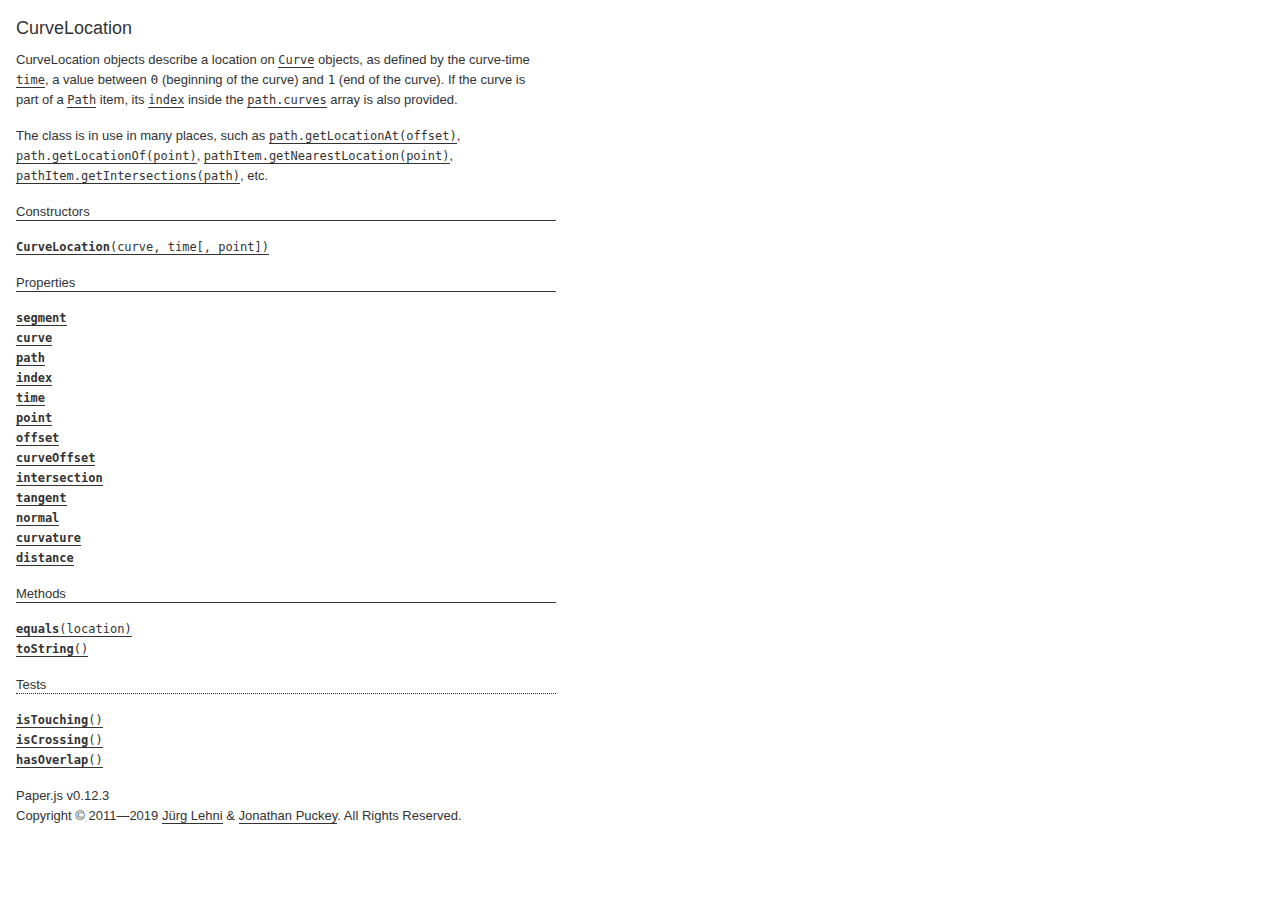
<file: PATATAP/paperjs-v0.12.3/docs/classes/CurveLocation.html>
<!DOCTYPE html>
<html>
<head>
<meta charset="UTF-8">
<title>CurveLocation</title>
<base target="class-frame">
<link href="../assets/css/docs.css" rel="stylesheet" type="text/css">
<script src="../assets/js/paper.js"></script>
<script src="../assets/js/jquery.js"></script>
<script src="../assets/js/codemirror.js"></script>
<script src="../assets/js/docs.js"></script>
</head>
<body>
<article class="reference"> 
<div class="reference-class">
<h1>CurveLocation</h1>

<p>CurveLocation objects describe a location on <a href="../classes/Curve.html"><tt>Curve</tt></a> objects, as  defined by the curve-time <a href="../classes/CurveLocation.html#time"><tt>time</tt></a>, a value between <code>0</code> (beginning  of the curve) and <code>1</code> (end of the curve). If the curve is part of a  <a href="../classes/Path.html"><tt>Path</tt></a> item, its <a href="../classes/CurveLocation.html#index"><tt>index</tt></a> inside the <a href="../classes/Path.html#curves"><tt>path.curves</tt></a>  array is also provided.</p>
<p>The class is in use in many places, such as <a href="../classes/Path.html#getlocationat-offset"><tt>path.getLocationAt(offset)</tt></a>, <a href="../classes/Path.html#getlocationof-point"><tt>path.getLocationOf(point)</tt></a>, <a href="../classes/PathItem.html#getnearestlocation-point"><tt>pathItem.getNearestLocation(point)</tt></a>, <a href="../classes/PathItem.html#getintersections-path"><tt>pathItem.getIntersections(path)</tt></a>, etc.</p>

</div>

<!-- =============================== constructors ========================== -->
<div class="reference-members">
	<h2>Constructors</h2>
	
		
<div id="curvelocation-curve-time" class="member">
<div class="member-link">
<a name="curvelocation-curve-time" href="#curvelocation-curve-time"><tt><b>CurveLocation</b>(curve, time[, point])</tt></a>
</div>
<div class="member-description hidden">
<div class="member-text">
    <p>Creates a new CurveLocation object.</p>
    
    
<ul class="member-list">
	<h4>Parameters:</h4>
	
	<li>
<tt>curve:</tt> 
<a href="../classes/Curve.html"><tt>Curve</tt></a>


</li>
	
	<li>
<tt>time:</tt> 
<tt>Number</tt>


</li>
	
	<li>
<tt>point:</tt> 
<a href="../classes/Point.html"><tt>Point</tt></a>

&mdash;&nbsp;optional
</li>
	
</ul>

    
	<ul class="member-list">
		<h4>Returns:</h4>
		
			<li>
<tt><a href="../classes/CurveLocation.html"><tt>CurveLocation</tt></a></tt>
</li>

		
	</ul>



    
    
</div>
</div>
</div>
	
</div>





<!-- ================================ properties =========================== -->
	<div class="reference-members">
		<h2>Properties</h2>
		
			
<div id="segment" class="member">
<div class="member-link">
<a name="segment" href="#segment"><tt><b>segment</b></tt></a>
</div>
<div class="member-description hidden">

<div class="member-text">
	<p>The segment of the curve which is closer to the described location.</p>
	
		<p>Read only.</p>
	
	
	
	<ul class="member-list">
		<h4>Type:</h4>
		<li>
			<a href="../classes/Segment.html"><tt>Segment</tt></a>
		</li>
	</ul>
    
	
	
</div>

</div>
</div>
		
			
<div id="curve" class="member">
<div class="member-link">
<a name="curve" href="#curve"><tt><b>curve</b></tt></a>
</div>
<div class="member-description hidden">

<div class="member-text">
	<p>The curve that this location belongs to.</p>
	
		<p>Read only.</p>
	
	
	
	<ul class="member-list">
		<h4>Type:</h4>
		<li>
			<a href="../classes/Curve.html"><tt>Curve</tt></a>
		</li>
	</ul>
    
	
	
</div>

</div>
</div>
		
			
<div id="path" class="member">
<div class="member-link">
<a name="path" href="#path"><tt><b>path</b></tt></a>
</div>
<div class="member-description hidden">

<div class="member-text">
	<p>The path that this locations is situated on.</p>
	
		<p>Read only.</p>
	
	
	
	<ul class="member-list">
		<h4>Type:</h4>
		<li>
			<a href="../classes/Path.html"><tt>Path</tt></a>
		</li>
	</ul>
    
	
	
</div>

</div>
</div>
		
			
<div id="index" class="member">
<div class="member-link">
<a name="index" href="#index"><tt><b>index</b></tt></a>
</div>
<div class="member-description hidden">

<div class="member-text">
	<p>The index of the <a href="../classes/CurveLocation.html#curve"><tt>curve</tt></a> within the <a href="../classes/Path.html#curves"><tt>path.curves</tt></a> list, if it is part of a <a href="../classes/Path.html"><tt>Path</tt></a> item.</p>
	
		<p>Read only.</p>
	
	
	
	<ul class="member-list">
		<h4>Type:</h4>
		<li>
			<tt>Number</tt>
		</li>
	</ul>
    
	
	
</div>

</div>
</div>
		
			
<div id="time" class="member">
<div class="member-link">
<a name="time" href="#time"><tt><b>time</b></tt></a>
</div>
<div class="member-description hidden">

<div class="member-text">
	<p>The curve-time parameter, as used by various bezier curve calculations. It is value between <code>0</code> (beginning of the curve) and <code>1</code> (end of the curve).</p>
	
		<p>Read only.</p>
	
	
	
	<ul class="member-list">
		<h4>Type:</h4>
		<li>
			<tt>Number</tt>
		</li>
	</ul>
    
	
	
</div>

</div>
</div>
		
			
<div id="point" class="member">
<div class="member-link">
<a name="point" href="#point"><tt><b>point</b></tt></a>
</div>
<div class="member-description hidden">

<div class="member-text">
	<p>The point which is defined by the <a href="../classes/CurveLocation.html#curve"><tt>curve</tt></a> and <a href="../classes/CurveLocation.html#time"><tt>time</tt></a>.</p>
	
		<p>Read only.</p>
	
	
	
	<ul class="member-list">
		<h4>Type:</h4>
		<li>
			<a href="../classes/Point.html"><tt>Point</tt></a>
		</li>
	</ul>
    
	
	
</div>

</div>
</div>
		
			
<div id="offset" class="member">
<div class="member-link">
<a name="offset" href="#offset"><tt><b>offset</b></tt></a>
</div>
<div class="member-description hidden">

<div class="member-text">
	<p>The length of the path from its beginning up to the location described by this object. If the curve is not part of a path, then the length within the curve is returned instead.</p>
	
		<p>Read only.</p>
	
	
	
	<ul class="member-list">
		<h4>Type:</h4>
		<li>
			<tt>Number</tt>
		</li>
	</ul>
    
	
	
</div>

</div>
</div>
		
			
<div id="curveoffset" class="member">
<div class="member-link">
<a name="curveoffset" href="#curveoffset"><tt><b>curveOffset</b></tt></a>
</div>
<div class="member-description hidden">

<div class="member-text">
	<p>The length of the curve from its beginning up to the location described by this object.</p>
	
		<p>Read only.</p>
	
	
	
	<ul class="member-list">
		<h4>Type:</h4>
		<li>
			<tt>Number</tt>
		</li>
	</ul>
    
	
	
</div>

</div>
</div>
		
			
<div id="intersection" class="member">
<div class="member-link">
<a name="intersection" href="#intersection"><tt><b>intersection</b></tt></a>
</div>
<div class="member-description hidden">

<div class="member-text">
	<p>The curve location on the intersecting curve, if this location is the result of a call to <a href="../classes/PathItem.html#getintersections-path"><tt>pathItem.getIntersections(path)</tt></a> / <a href="../classes/Curve.html#getintersections-curve"><tt>curve.getIntersections(curve)</tt></a>.</p>
	
		<p>Read only.</p>
	
	
	
	<ul class="member-list">
		<h4>Type:</h4>
		<li>
			<a href="../classes/CurveLocation.html"><tt>CurveLocation</tt></a>
		</li>
	</ul>
    
	
	
</div>

</div>
</div>
		
			
<div id="tangent" class="member">
<div class="member-link">
<a name="tangent" href="#tangent"><tt><b>tangent</b></tt></a>
</div>
<div class="member-description hidden">

<div class="member-text">
	<p>The tangential vector to the <a href="../classes/CurveLocation.html#curve"><tt>curve</tt></a> at the given location.</p>
	
		<p>Read only.</p>
	
	
	
	<ul class="member-list">
		<h4>Type:</h4>
		<li>
			<a href="../classes/Point.html"><tt>Point</tt></a>
		</li>
	</ul>
    
	
	
</div>

</div>
</div>
		
			
<div id="normal" class="member">
<div class="member-link">
<a name="normal" href="#normal"><tt><b>normal</b></tt></a>
</div>
<div class="member-description hidden">

<div class="member-text">
	<p>The normal vector to the <a href="../classes/CurveLocation.html#curve"><tt>curve</tt></a> at the given location.</p>
	
		<p>Read only.</p>
	
	
	
	<ul class="member-list">
		<h4>Type:</h4>
		<li>
			<a href="../classes/Point.html"><tt>Point</tt></a>
		</li>
	</ul>
    
	
	
</div>

</div>
</div>
		
			
<div id="curvature" class="member">
<div class="member-link">
<a name="curvature" href="#curvature"><tt><b>curvature</b></tt></a>
</div>
<div class="member-description hidden">

<div class="member-text">
	<p>The curvature of the <a href="../classes/CurveLocation.html#curve"><tt>curve</tt></a> at the given location.</p>
	
		<p>Read only.</p>
	
	
	
	<ul class="member-list">
		<h4>Type:</h4>
		<li>
			<tt>Number</tt>
		</li>
	</ul>
    
	
	
</div>

</div>
</div>
		
			
<div id="distance" class="member">
<div class="member-link">
<a name="distance" href="#distance"><tt><b>distance</b></tt></a>
</div>
<div class="member-description hidden">

<div class="member-text">
	<p>The distance from the queried point to the returned location.</p>
	
		<p>Read only.</p>
	
	
	
	<ul class="member-list">
		<h4>Type:</h4>
		<li>
			<tt>Number</tt>
		</li>
	</ul>
    
	
	<ul class="member-list">
		<h4>See also:</h4>
		
			<li><tt><a href="../classes/Curve.html#getnearestlocation-point"><tt>curve.getNearestLocation(point)</tt></a></tt></li>
		
			<li><tt><a href="../classes/PathItem.html#getnearestlocation-point"><tt>pathItem.getNearestLocation(point)</tt></a></tt></li>
		
	</ul>

	
</div>

</div>
</div>
		
	</div>





<!-- ============================== methods ================================ -->
	<div class="reference-members">
		<h2>Methods</h2>
		
	
<div id="equals-location" class="member">
<div class="member-link">
<a name="equals-location" href="#equals-location"><tt><b>equals</b>(location)</tt></a>
</div>
<div class="member-description hidden">
<div class="member-text">
	<p>Checks whether tow CurveLocation objects are describing the same location on a path, by applying the same tolerances as elsewhere when dealing with curve-time parameters.</p>
    
	
<ul class="member-list">
	<h4>Parameters:</h4>
	
	<li>
<tt>location:</tt> 
<a href="../classes/CurveLocation.html"><tt>CurveLocation</tt></a>


</li>
	
</ul>

	
	<ul class="member-list">
		<h4>Returns:</h4>
		
			<li>
<tt><tt>Boolean</tt></tt>&nbsp;&mdash;&nbsp;<tt>true</tt> if the locations are equal, <tt>false</tt> otherwise
</li>

		
	</ul>



	
	
</div>
</div>
</div>

	
<div id="tostring" class="member">
<div class="member-link">
<a name="tostring" href="#tostring"><tt><b>toString</b>()</tt></a>
</div>
<div class="member-description hidden">
<div class="member-text">
	
    
	
	
	<ul class="member-list">
		<h4>Returns:</h4>
		
			<li>
<tt><tt>String</tt></tt>&nbsp;&mdash;&nbsp;a string representation of the curve location
</li>

		
	</ul>



	
	
</div>
</div>
</div>

	
<h3>Tests</h3>

<div id="istouching" class="member">
<div class="member-link">
<a name="istouching" href="#istouching"><tt><b>isTouching</b>()</tt></a>
</div>
<div class="member-description hidden">
<div class="member-text">
	<p>Checks if the location is an intersection with another curve and is merely touching the other curve, as opposed to crossing it.</p>
    
	
	
	<ul class="member-list">
		<h4>Returns:</h4>
		
			<li>
<tt><tt>Boolean</tt></tt>&nbsp;&mdash;&nbsp;<tt>true</tt> if the location is an intersection that is merely touching another curve, <tt>false</tt> otherwise
</li>

		
	</ul>



	
	<ul class="member-list">
		<h4>See also:</h4>
		
			<li><tt><a href="../classes/CurveLocation.html#iscrossing"><tt>isCrossing</tt></a>()</tt></li>
		
	</ul>

	
</div>
</div>
</div>

	
<div id="iscrossing" class="member">
<div class="member-link">
<a name="iscrossing" href="#iscrossing"><tt><b>isCrossing</b>()</tt></a>
</div>
<div class="member-description hidden">
<div class="member-text">
	<p>Checks if the location is an intersection with another curve and is crossing the other curve, as opposed to just touching it.</p>
    
	
	
	<ul class="member-list">
		<h4>Returns:</h4>
		
			<li>
<tt><tt>Boolean</tt></tt>&nbsp;&mdash;&nbsp;<tt>true</tt> if the location is an intersection that is crossing another curve, <tt>false</tt> otherwise
</li>

		
	</ul>



	
	<ul class="member-list">
		<h4>See also:</h4>
		
			<li><tt><a href="../classes/CurveLocation.html#istouching"><tt>isTouching</tt></a>()</tt></li>
		
	</ul>

	
</div>
</div>
</div>

	
<div id="hasoverlap" class="member">
<div class="member-link">
<a name="hasoverlap" href="#hasoverlap"><tt><b>hasOverlap</b>()</tt></a>
</div>
<div class="member-description hidden">
<div class="member-text">
	<p>Checks if the location is an intersection with another curve and is part of an overlap between the two involved paths.</p>
    
	
	
	<ul class="member-list">
		<h4>Returns:</h4>
		
			<li>
<tt><tt>Boolean</tt></tt>&nbsp;&mdash;&nbsp;<tt>true</tt> if the location is an intersection that is part of an overlap between the two involved paths, <tt>false</tt> otherwise
</li>

		
	</ul>



	
	<ul class="member-list">
		<h4>See also:</h4>
		
			<li><tt><a href="../classes/CurveLocation.html#iscrossing"><tt>isCrossing</tt></a>()</tt></li>
		
			<li><tt><a href="../classes/CurveLocation.html#istouching"><tt>isTouching</tt></a>()</tt></li>
		
	</ul>

	
</div>
</div>
</div>


		
	</div>




<!-- =========================== copyright notice ========================== -->
<p class="footer">
Paper.js v0.12.3<br>
Copyright &#169; 2011—2019 <a href="http://www.lehni.org" target="_blank">J&uuml;rg Lehni</a> &amp; <a href="http://www.jonathanpuckey.com" target="_blank">Jonathan Puckey</a>. All Rights Reserved.</p>
<div class="content-end"></div>


</article>
</body>
</file>
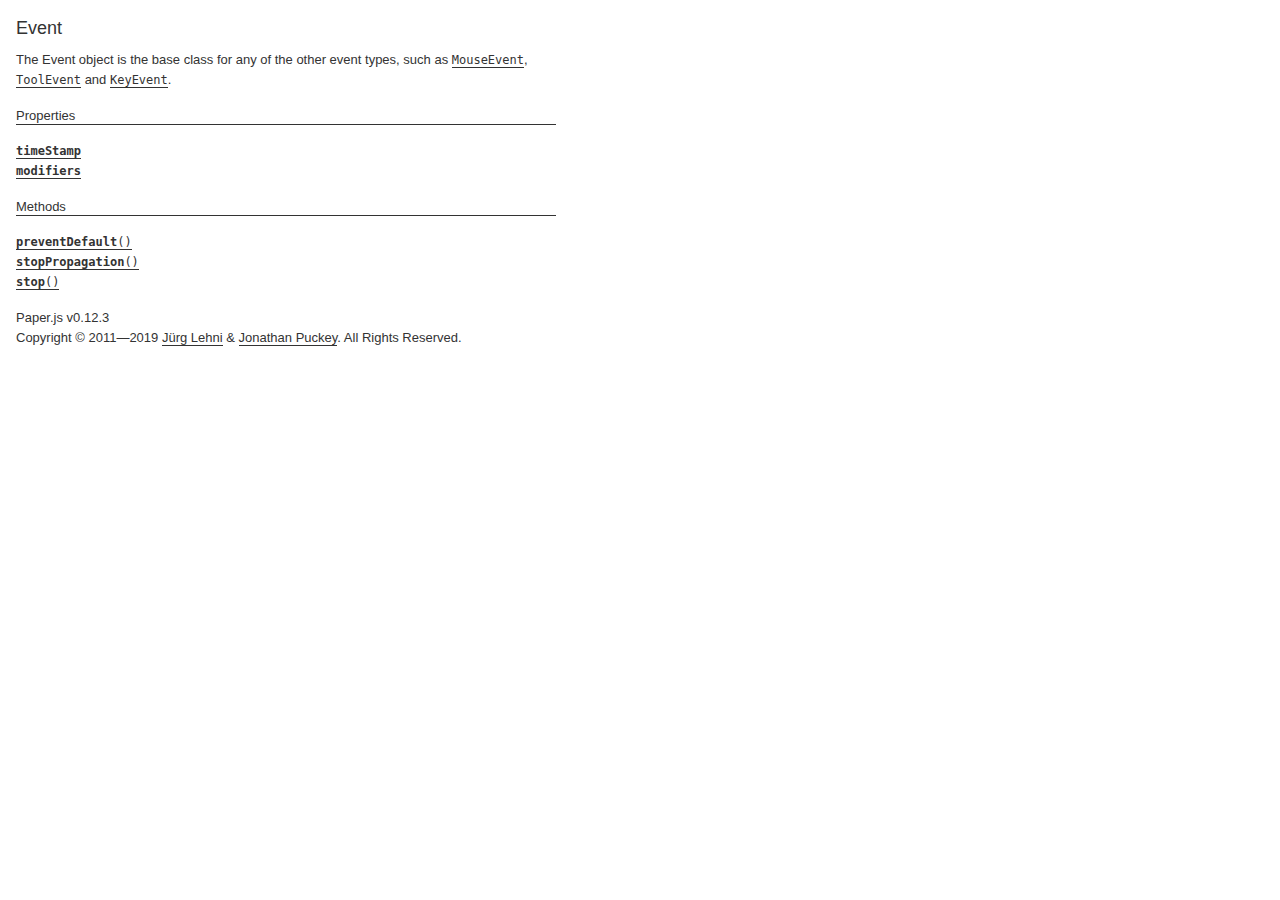
<file: PATATAP/paperjs-v0.12.3/docs/classes/Event.html>
<!DOCTYPE html>
<html>
<head>
<meta charset="UTF-8">
<title>Event</title>
<base target="class-frame">
<link href="../assets/css/docs.css" rel="stylesheet" type="text/css">
<script src="../assets/js/paper.js"></script>
<script src="../assets/js/jquery.js"></script>
<script src="../assets/js/codemirror.js"></script>
<script src="../assets/js/docs.js"></script>
</head>
<body>
<article class="reference"> 
<div class="reference-class">
<h1>Event</h1>

<p>The Event object is the base class for any of the other event types, such as <a href="../classes/MouseEvent.html"><tt>MouseEvent</tt></a>, <a href="../classes/ToolEvent.html"><tt>ToolEvent</tt></a> and <a href="../classes/KeyEvent.html"><tt>KeyEvent</tt></a>.</p>

</div>





<!-- ================================ properties =========================== -->
	<div class="reference-members">
		<h2>Properties</h2>
		
			
<div id="timestamp" class="member">
<div class="member-link">
<a name="timestamp" href="#timestamp"><tt><b>timeStamp</b></tt></a>
</div>
<div class="member-description hidden">

<div class="member-text">
	<p>The time at which the event was created, in milliseconds since the epoch.</p>
	
		<p>Read only.</p>
	
	
	
	<ul class="member-list">
		<h4>Type:</h4>
		<li>
			<tt>Number</tt>
		</li>
	</ul>
    
	
	
</div>

</div>
</div>
		
			
<div id="modifiers" class="member">
<div class="member-link">
<a name="modifiers" href="#modifiers"><tt><b>modifiers</b></tt></a>
</div>
<div class="member-description hidden">

<div class="member-text">
	<p>The current state of the keyboard modifiers.</p>
	
		<p>Read only.</p>
	
	
	
	<ul class="member-list">
		<h4>Type:</h4>
		<li>
			<tt>object</tt>
		</li>
	</ul>
    
	
	<ul class="member-list">
		<h4>See also:</h4>
		
			<li><tt><a href="../classes/Key.html#modifiers"><tt>Key.modifiers</tt></a></tt></li>
		
	</ul>

	
</div>

</div>
</div>
		
	</div>





<!-- ============================== methods ================================ -->
	<div class="reference-members">
		<h2>Methods</h2>
		
	
<div id="preventdefault" class="member">
<div class="member-link">
<a name="preventdefault" href="#preventdefault"><tt><b>preventDefault</b>()</tt></a>
</div>
<div class="member-description hidden">
<div class="member-text">
	<p>Cancels the event if it is cancelable, without stopping further propagation of the event.</p>
    
	
	


	
	
</div>
</div>
</div>

	
<div id="stoppropagation" class="member">
<div class="member-link">
<a name="stoppropagation" href="#stoppropagation"><tt><b>stopPropagation</b>()</tt></a>
</div>
<div class="member-description hidden">
<div class="member-text">
	<p>Prevents further propagation of the current event.</p>
    
	
	


	
	
</div>
</div>
</div>

	
<div id="stop" class="member">
<div class="member-link">
<a name="stop" href="#stop"><tt><b>stop</b>()</tt></a>
</div>
<div class="member-description hidden">
<div class="member-text">
	<p>Cancels the event if it is cancelable, and stops stopping further propagation of the event. This is has the same effect as calling both <a href="../classes/Event.html#stoppropagation"><tt>stopPropagation</tt></a>() and <a href="../classes/Event.html#preventdefault"><tt>preventDefault</tt></a>().</p>
<p>Any handler can also return <code>false</code> to indicate that <code>stop()</code> should be called right after.</p>
    
	
	


	
	
</div>
</div>
</div>


		
	</div>




<!-- =========================== copyright notice ========================== -->
<p class="footer">
Paper.js v0.12.3<br>
Copyright &#169; 2011—2019 <a href="http://www.lehni.org" target="_blank">J&uuml;rg Lehni</a> &amp; <a href="http://www.jonathanpuckey.com" target="_blank">Jonathan Puckey</a>. All Rights Reserved.</p>
<div class="content-end"></div>


</article>
</body>
</file>
<file: TODOLIST/assets/css/styles.css>
body {
  font-family: 'Roboto', sans-serif;
  
  /* uigradients.com */
  background: #348F50;  /* fallback for old browsers */
  background: -webkit-linear-gradient(to right, #56B4D3, #348F50);  /* Chrome 10-25, Safari 5.1-6 */
  background: linear-gradient(to right, #56B4D3, #348F50); /* W3C, IE 10+/ Edge, Firefox 16+, Chrome 26+, Opera 12+, Safari 7+ */

}

.container {
  background-color: #f7f7f7;
  box-shadow: 0 2px 3px rgba(0,0,0, 0.2);
  width: 360px;
  margin: 100px auto;
}

h1 {
  background-color: #2980b9;
  color: white;
  margin: 0;
  padding: 10px 20px;
  text-transform: uppercase;
  font-size: 24px;
  font-weight: normal;
}


small {
  background-color: #c3dfee;
  font-weight: normal;
  font-size: 10px;
  margin: 0;
  padding: 3px 0 3px 20px;
  display: block;
  width: 100%;
  box-sizing: border-box;
  letter-spacing: 0.1em;
}

.hide-small {
  display: none;
}

.done {
  color: grey;
  text-decoration: line-through;
}

ul {
  list-style: none;
  margin: 0;
  padding: 0;
}

li {
  background-color: #fff;
  height: 40px;
  line-height: 40px;
  color: #666;
}

li:nth-child(2n) {
  background-color: #f7f7f7;
}

input {
  font-size: 18px;
  background-color: #dff6f8;
  width: 100%;
  padding: 13px 13px 13px 20px;
  box-sizing: border-box;
  color: #2980b9;
  border: 3px solid rgba(0,0,0, 0);
}

input:focus {
  background-color: white;
  border: 3px solid #2980b9;
  outline: none;
}

.fa-plus, .fa-minus, .fa-question {
  float: right;
}

.rotate {
  transform: rotate(-180deg);
}
.fa:nth-of-type(2) {
  padding: 0 10px 0 10px;
}

span {
  background-color: #e74c3c;
  height: 40px;
  margin-right: 20px;
  text-align: center;
  color: white;
  display: inline-block;
  width: 0;
  transition: 0.2s linear;
  opacity: 0;
}

li:hover span {
  width: 40px;
  opacity: 1.0;
}
</file>
<file: PATATAP/paperjs-v0.12.3/docs/assets/css/docs.css>
@charset "UTF-8";
form,
img,
ul,
ol,
table,
td,
article,
figure,
figcaption {
  margin: 0;
  padding: 0;
  border: 0; }

a {
  outline: none;
  border: 0; }

ul,
ol {
  list-style: none outside none; }

table {
  border-spacing: 0; }

td {
  vertical-align: top; }

html {
  -webkit-text-size-adjust: none; }

/* Content Styles */
article {
  /* Text Content */ }
  article,
  article a {
    color: #333333; }
  article a {
    border-bottom: 1px solid; }
  article a:hover,
  article a:hover em {
    background: #e5e5e5; }
  article em {
    font-style: normal;
    background: #efefef; }
  article p,
  article ul,
  article ol {
    margin: 0 8px 16px 0; }
    article p.small,
    article ul.small,
    article ol.small {
      margin-bottom: 8px; }
  article figure,
  article .CodeMirror,
  article .paperscript {
    margin-bottom: 16px; }
  article ul,
  article ol {
    padding: 0;
    list-style: none outside none; }
  article ul ul,
  article ul ol,
  article ol ul,
  article ol ol {
    margin-bottom: 0; }
  article ul > li {
    margin-left: 1em;
    position: relative; }
    article ul > li:before {
      content: '–';
      position: absolute;
      left: -1em; }
  article ol {
    counter-reset: item; }
  article ol > li {
    margin-left: 1.5em;
    position: relative; }
    article ol > li:before {
      position: absolute;
      left: -1.5em;
      content: counter(item,upper-latin) ") ";
      counter-increment: item; }

section {
  clear: both;
  margin: 0 0 16px;
  padding: 0; }

.column {
  width: 260px;
  float: left; }
  .column + .column {
    margin-left: 16px; }

.row {
  clear: both; }

.donation {
  padding-bottom: 16px; }
  .donation input,
  .donation select {
    margin-right: 0.35em; }

.reference h1,
.reference h2,
.reference h3,
.reference h4 {
  font-size: 13px;
  font-weight: normal;
  margin: 0; }
.reference h1,
.reference h2,
.reference h3 {
  height: 18px;
  border-bottom: 1px solid;
  margin-bottom: 16px; }
.reference h2 a {
  font-weight: bold; }
.reference h3 {
  margin-top: 16px;
  border-bottom-style: dotted; }
.reference h4 {
  font-weight: bold; }
  .reference h4 .description {
    font-weight: normal; }
    .reference h4 .description:before {
      content: ' — '; }
  .reference h4 + ul, .reference h4 + pre, .reference h4 + .paperscript {
    margin-top: 8px;
    margin-bottom: 16px; }
.reference a tt {
  line-height: 17px; }
.reference ul,
.reference p {
  margin-bottom: 16px; }
.reference hr {
  border: none;
  border-bottom: 1px dotted; }
.reference .reference-list ul,
.reference .reference-inherited ul {
  margin-left: 16px; }
.reference .reference-inherited ul li {
  text-indent: -30px;
  padding-left: 30px; }
.reference ul.reference-classes {
  padding-bottom: 4px; }
  .reference ul.reference-classes li {
    margin: 0;
    text-indent: 0; }
  .reference ul.reference-classes ul {
    margin: 0 0 10px 10px; }
  .reference ul.reference-classes h2,
  .reference ul.reference-classes h3,
  .reference ul.reference-classes hr {
    margin: 10px 0 10px 0; }
  .reference ul.reference-classes .first h2 {
    margin-top: 0; }
  * html .reference ul.reference-classes img {
    margin-top: 5px; }
.reference ul.member-list li {
  margin-left: 2em;
  margin-bottom: 8px;
  text-indent: -2em; }
  .reference ul.member-list li:before {
    display: none; }
.reference .reference-members {
  margin-bottom: 16px; }
.reference .member-group-text {
  margin-bottom: 16px; }
.reference .member-description {
  border: 1px solid #999;
  border-top: 0;
  margin: 16px 0 16px 0; }
.reference .member-header {
  border-top: 1px solid #999;
  padding: 10px;
  *zoom: 1; }
  .reference .member-header .member-link {
    float: left; }
  .reference .member-header .member-close {
    float: right; }
  .reference .member-header:before, .reference .member-header:after {
    content: " ";
    display: table; }
  .reference .member-header:after {
    clear: both; }
.reference .member-text {
  border-top: 1px dashed #999;
  padding: 10px 10px 0 10px;
  margin-bottom: -6px; }
  .reference .member-text ul ul,
  .reference .member-text ul ol,
  .reference .member-text ol ul,
  .reference .member-text ol ol,
  .reference .member-text ul p,
  .reference .member-text ol p {
    margin-bottom: 8px; }
.reference .member-link {
  text-indent: -30px;
  padding-left: 30px; }

body,
select,
input,
textarea {
  font-family: "Lucida Grande", Geneva, Verdana, Arial, sans-serif; }

tt,
pre,
.CodeMirror {
  font-family: Menlo, Consolas, "Vera Mono", monospace;
  font-size: 12px;
  line-height: 17px; }

body {
  background: #fff;
  margin: 16px;
  font-size: 13px;
  line-height: 20px;
  color: #333333;
  max-width: 540px; }

select,
input,
textarea {
  font-size: 11px;
  margin: 0;
  color: #000; }

a {
  color: #333333;
  text-decoration: none;
  border-bottom: 1px solid #333333; }
  a:hover {
    background: #e5e5e5; }

img {
  border: 0; }

p {
  margin: 0 0 16px 0; }

ul,
ol {
  padding: 0;
  margin: 0 0 16px 0;
  list-style: none; }

.clear {
  clear: both; }

.hidden {
  display: none; }

.reference-index,
.reference-index a {
  color: #009dec;
  border-bottom: 0px; }
.reference-index a:hover {
  background: #e3f4fc; }
.reference-index h2,
.reference-index h3,
.reference-index hr {
  border-color: #009dec; }

.reference h1 {
  font-size: 18px;
  font-weight: normal;
  line-height: 24px;
  border: none; }
  .reference h1 .version {
    font-size: 10px;
    line-height: 16px;
    vertical-align: top;
    margin-left: 0.35em; }

.footer {
  margin-top: 16px; }

.CodeMirror pre {
  margin: 0;
  padding: 0;
  background: transparent; }
.paperscript .CodeMirror {
  height: 100%; }

.CodeMirror-scroll {
  min-height: 100%;
  overflow: auto; }

.CodeMirror-gutter {
  position: absolute;
  left: 0;
  top: 0;
  min-width: 30px;
  height: 100%;
  background-color: #f4f4f4;
  border-right: 1px solid #999; }

.CodeMirror-gutter-text {
  color: #aaa;
  text-align: right;
  padding: 2px 8px 2px 8px; }
  .CodeMirror-gutter-text pre {
    font-size: 10px; }

.CodeMirror-lines {
  background: #ffffff;
  padding: 2px 0 2px 8px; }
  .CodeMirror-lines pre.highlight {
    background-color: #edf5fc; }

.CodeMirror-cursor {
  z-index: 10;
  position: absolute;
  visibility: hidden;
  border-left: 1px solid #7c7c7c !important;
  height: 17px; }

.CodeMirror-selected {
  background: #ccc !important;
  color: HighlightText !important;
  padding: 2px 0 2px 0; }

.CodeMirror-focused .CodeMirror-cursor {
  visibility: visible; }
.CodeMirror-focused .CodeMirror-selected {
  background: Highlight !important; }

.CodeMirror-matchingbracket {
  background: #e3fc8d !important; }

.CodeMirror-nonmatchingbracket {
  color: #d62a28 !important; }

/* JavaScript & HTML Modes */
span.cm-keyword {
  color: #ff7800; }
span.cm-atom, span.cm-number {
  color: #3b5bb5; }
span.cm-def, span.cm-variable-2, span.cm-variable-3 {
  color: #3a4a64; }
span.cm-variable {
  color: #000; }
span.cm-property {
  color: #000; }
span.cm-operator {
  color: #000; }
span.cm-comment {
  color: #8c868f; }
span.cm-string {
  color: #409b1c; }
span.cm-meta {
  color: #555; }
span.cm-error {
  color: #f30; }
span.cm-qualifier {
  color: #555; }
span.cm-builtin {
  color: #30a; }
span.cm-bracket {
  color: #cc7; }
span.cm-tag {
  font-weight: bold;
  color: #3b5bb5; }
span.cm-attribute {
  font-style: italic;
  color: #3b5bb5; }

.paperscript {
  position: relative; }
  .paperscript .buttons {
    position: absolute;
    right: 0;
    z-index: 1; }
  .paperscript .button,
  .paperscript .explain {
    float: right;
    display: none;
    font-size: 12px;
    line-height: 16px;
    padding: 2px 6px;
    border-radius: 4px;
    -moz-border-radius: 4px;
    -webkit-border-radius: 4px;
    margin: 8px 8px 0 0; }
  .paperscript .button {
    background: #eee; }
  .paperscript .explain {
    background: #e3f4fc; }
  .paperscript .explain, .paperscript:hover .button {
    display: inline-block; }
  .paperscript .button:hover {
    background: #ddd;
    cursor: pointer; }
  .paperscript .tools {
    display: inline; }
  .paperscript .source {
    overflow: auto;
    border: 1px solid #999; }
  .paperscript .CodeMirror {
    margin: 0 !important; }
  .paperscript .CodeMirror-gutter-text,
  .paperscript .CodeMirror-lines {
    padding-top: 8px;
    padding-bottom: 8px; }
  .paperscript .canvas {
    line-height: 0; }
  .paperscript .canvas.border canvas {
    border: 1px solid #999; }
  .paperscript.split .canvas {
    border: 1px solid #999;
    border-top: 0; }
</file>
<file: COLORGAME/colorgame.css>
body {
  background-color: #232323;
  margin: 0;
  font-family: "Montserrat", "Avenir";
}

.square {
  width: 30%;
  background: purple;
  padding-bottom: 30%;
  float: left;
  margin: 1.66%;
  border-radius: 15%;
  transition: background-color 0.4s;
  -webkit-transition: background-color 0.4s;
  -moz-transition: background-color 0.4s;
}

#container {
  max-width: 600px;
  margin: 20px auto;
}

h1 {
  color: white;
  text-align: center;
  background-color: steelblue;
  margin: 0;
  font-weight: normal;
  text-transform: uppercase;
  padding: 20px 0;
}
#message {
  display: inline-block;
  width: 20%;;
}
#colorDisplay {
  font-size: 200%;
  line-height: 1.1;
}

#stripe {
  background-color: white;
  height: 30px;
  text-align: center;
}

.selected {
  background-color: steelblue;
  color: white;
}

button {
  outline: none;
  border: none;
  background: none;
  text-transform: uppercase;
  height: 100%;  /* 100% height of container element, which is div */
  font-weight: 700;
  color: steelblue;
  letter-spacing: 1px;
  font-size: inherit;
  transition: all 0.3s;
  -webkit-transition: all 0.3s;
  -moz-transition: all 0.3s;
}

button:hover {
  color: white;
  background-color: steelblue;
}
</file>
<file: PATATAP/Exercise/circles.css>
canvas {
	width: 100%;
	height: 100%;
	background: black;
}

body, html {
 height: 100%;
 margin: 0;
}
</file>
